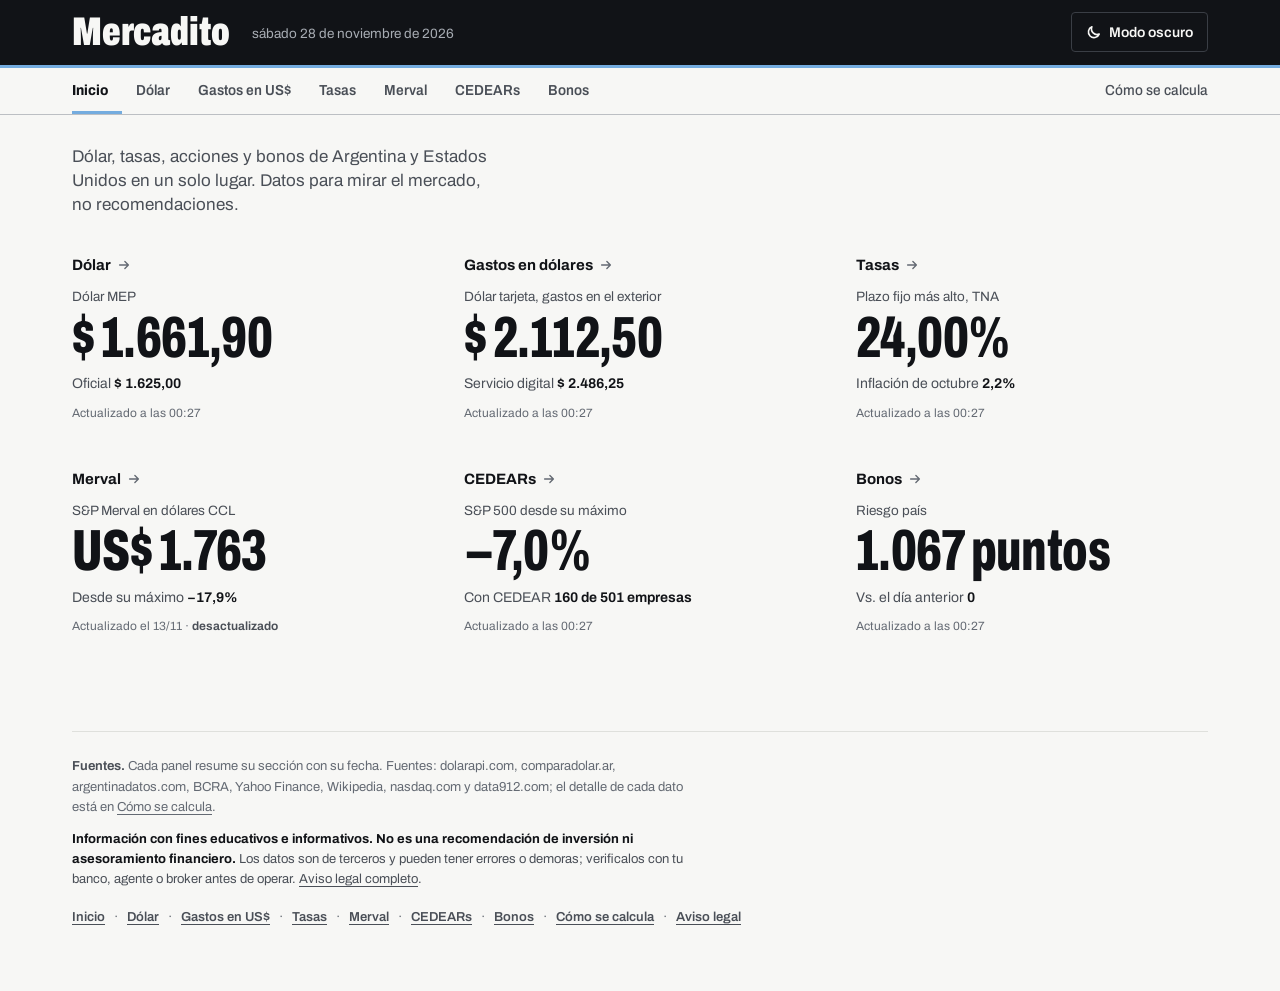
<file: index.html>
<!DOCTYPE html>
<html lang="es">
<head>
<meta charset="utf-8">
<meta name="viewport" content="width=device-width, initial-scale=1">
<title>Mercadito</title>
<meta name="description" content="Dólar, tasas, Merval, CEDEARs y bonos: los datos del mercado argentino y de Estados Unidos en un solo lugar.">
<meta name="color-scheme" content="light dark">
<meta name="theme-color" content="#111317" media="(prefers-color-scheme: light)">
<meta name="theme-color" content="#050505" media="(prefers-color-scheme: dark)">
<link rel="icon" href="data:image/svg+xml,%3Csvg xmlns='http://www.w3.org/2000/svg' viewBox='0 0 16 16'%3E%3Crect width='16' height='16' rx='2' fill='%23111317'/%3E%3Cpath d='M4 11V4.5l4 4 4-4V11' fill='none' stroke='%23F7F7F5' stroke-width='1.8' stroke-linejoin='round'/%3E%3Crect y='13' width='16' height='3' fill='%2374ACDF'/%3E%3C/svg%3E">
<link rel="preconnect" href="https://fonts.googleapis.com">
<link rel="preconnect" href="https://fonts.gstatic.com" crossorigin>
<link href="https://fonts.googleapis.com/css2?family=Archivo:wdth,wght@62..125,100..900&display=swap" rel="stylesheet">
<script>
try { var t = localStorage.getItem("tema"); if (t === "claro" || t === "oscuro") document.documentElement.setAttribute("data-tema", t); } catch (e) {}
</script>
<link rel="stylesheet" href="assets/base.css">
<style>

/* el cabezal ya dice Mercadito: el título queda para lectores de pantalla y la bajada abre la página */
.titulo h1{position:absolute;width:1px;height:1px;overflow:hidden;clip:rect(0 0 0 0);white-space:nowrap}
.titulo .bajada{margin-top:0;font-size:17px;color:var(--tinta-2);max-width:48ch;line-height:1.4}
/* seis tarjetas: la sección, un número grande y como mucho uno chico. Sin cajas ni filetes */
.tablero{display:grid;grid-template-columns:repeat(3,minmax(0,1fr));gap:48px 40px;margin-top:40px}
.tarjeta{display:flex;flex-direction:column;min-width:0;text-decoration:none;color:inherit;border-radius:4px}
.tarjeta:focus-visible{outline-offset:6px}
.t-tit{display:flex;align-items:center;gap:6px;font-size:15px;font-weight:700;line-height:1.2}
.t-tit .ico{width:14px;height:14px;color:var(--tinta-3);transition:transform .15s,color .15s}
.tarjeta:hover .t-tit{text-decoration:underline;text-underline-offset:3px}
.tarjeta:hover .t-tit .ico{transform:translateX(3px);color:var(--tinta)}
.t-et{font-size:13.5px;color:var(--tinta-2);margin-top:14px;line-height:1.3}
.t-val{font-size:58px;font-weight:800;font-stretch:66%;line-height:.95;letter-spacing:-.01em;margin-top:4px;white-space:nowrap}
.t-sec{font-size:14px;color:var(--tinta-2);margin-top:10px;line-height:1.35}
.t-sec b{color:var(--tinta);font-weight:650}
.t-act{font-size:12px;color:var(--tinta-3);margin-top:10px}
.t-act b{font-weight:650;color:var(--tinta-2)}
.t-vacio{font-size:14px;color:var(--tinta-3);margin-top:12px}
@media (max-width:899px){
  .titulo .bajada{font-size:15px}
  .tablero{grid-template-columns:repeat(2,minmax(0,1fr));gap:30px 18px;margin-top:26px}
  .t-tit{font-size:14px}
  .t-et{font-size:12.5px;margin-top:8px;min-height:2.6em;display:flex;align-items:flex-end}
  .t-val{font-size:36px;margin-top:3px}
  .t-sec{font-size:12.5px;margin-top:6px}
  .t-act{font-size:11.5px;margin-top:6px}
}
@media (max-width:360px){
  .t-val{font-size:31px}
}

</style>
</head>
<body>
<a class="saltar" href="#contenido">Ir al contenido</a>
<header class="sitio">
  <div class="cabezal"><div class="sitio-barra">
    <a class="marca" href="">Mercadito</a>
    <p class="cabezal-fecha">sábado 28 de noviembre de 2026</p>
    <button id="tema" class="boton boton-tema" type="button" aria-label="Cambiar a modo oscuro">
      <svg class="ico ico-luna" viewBox="0 0 16 16" aria-hidden="true"><path d="M13.2 10.1A5.6 5.6 0 0 1 5.9 2.8a5.6 5.6 0 1 0 7.3 7.3Z"/></svg>
      <svg class="ico ico-sol" viewBox="0 0 16 16" aria-hidden="true"><circle cx="8" cy="8" r="3"/><path d="M8 1.5v1.3M8 13.2v1.3M1.5 8h1.3M13.2 8h1.3M3.4 3.4l.9.9M11.7 11.7l.9.9M3.4 12.6l.9-.9M11.7 4.3l.9-.9"/></svg>
      <span id="tema-txt">Modo oscuro</span>
    </button>
  </div></div>
  <nav class="menu" aria-label="Secciones"><ul><li><a href="" aria-current="page">Inicio</a></li><li><a href="dolar/">Dólar</a></li><li><a href="gastos/">Gastos en US$</a></li><li><a href="tasas/">Tasas</a></li><li><a href="merval/">Merval</a></li><li><a href="sp500/">CEDEARs</a></li><li><a href="bonos/">Bonos</a></li><li><a href="metodologia/">Cómo se calcula</a></li></ul></nav>
</header>
<div class="pagina">
<main id="contenido">

<div class="titulo">
  <h1>Mercadito</h1>
  <p class="bajada">Dólar, tasas, acciones y bonos de Argentina y Estados Unidos en un solo lugar. Datos para mirar el mercado, no recomendaciones.</p>
</div>
<ul class="tablero">
<li><a class="tarjeta" href="dolar/"><h2 class="t-tit">Dólar<svg class="ico" viewBox="0 0 16 16" aria-hidden="true"><path d="M3 8h10M9 4l4 4-4 4"/></svg></h2><span class="t-et">Dólar MEP</span><span class="t-val">$ 1.661,90</span><span class="t-sec">Oficial <b class="num">$ 1.625,00</b></span><span class="t-act">Actualizado a las 00:27</span></a></li><li><a class="tarjeta" href="gastos/"><h2 class="t-tit">Gastos en dólares<svg class="ico" viewBox="0 0 16 16" aria-hidden="true"><path d="M3 8h10M9 4l4 4-4 4"/></svg></h2><span class="t-et">Dólar tarjeta, gastos en el exterior</span><span class="t-val">$ 2.112,50</span><span class="t-sec">Servicio digital <b class="num">$ 2.486,25</b></span><span class="t-act">Actualizado a las 00:27</span></a></li><li><a class="tarjeta" href="tasas/"><h2 class="t-tit">Tasas<svg class="ico" viewBox="0 0 16 16" aria-hidden="true"><path d="M3 8h10M9 4l4 4-4 4"/></svg></h2><span class="t-et">Plazo fijo más alto, TNA</span><span class="t-val">24,00%</span><span class="t-sec">Inflación de octubre <b class="num">2,2%</b></span><span class="t-act">Actualizado a las 00:27</span></a></li><li><a class="tarjeta" href="merval/"><h2 class="t-tit">Merval<svg class="ico" viewBox="0 0 16 16" aria-hidden="true"><path d="M3 8h10M9 4l4 4-4 4"/></svg></h2><span class="t-et">S&amp;P Merval en dólares CCL</span><span class="t-val">US$ 1.763</span><span class="t-sec">Desde su máximo <b class="num">−17,9%</b></span><span class="t-act">Actualizado el 13/11 · <b>desactualizado</b></span></a></li><li><a class="tarjeta" href="sp500/"><h2 class="t-tit">CEDEARs<svg class="ico" viewBox="0 0 16 16" aria-hidden="true"><path d="M3 8h10M9 4l4 4-4 4"/></svg></h2><span class="t-et">S&amp;P 500 desde su máximo</span><span class="t-val">−7,0%</span><span class="t-sec">Con CEDEAR <b class="num">160 de 501 empresas</b></span><span class="t-act">Actualizado a las 00:27</span></a></li><li><a class="tarjeta" href="bonos/"><h2 class="t-tit">Bonos<svg class="ico" viewBox="0 0 16 16" aria-hidden="true"><path d="M3 8h10M9 4l4 4-4 4"/></svg></h2><span class="t-et">Riesgo país</span><span class="t-val">1.067 puntos</span><span class="t-sec">Vs. el día anterior <b class="num">0</b></span><span class="t-act">Actualizado a las 00:27</span></a></li>
</ul>

</main>
<footer class="sitio-pie">
  <p class="pie-fuentes"><b>Fuentes.</b> Cada panel resume su sección con su fecha. Fuentes: dolarapi.com, comparadolar.ar, argentinadatos.com, BCRA, Yahoo Finance, Wikipedia, nasdaq.com y data912.com; el detalle de cada dato está en <a href="metodologia/">Cómo se calcula</a>.</p>
  <p class="pie-aviso"><strong>Información con fines educativos e informativos. No es una recomendación de inversión ni asesoramiento financiero.</strong> Los datos son de terceros y pueden tener errores o demoras; verificalos con tu banco, agente o broker antes de operar. <a href="legal/">Aviso legal completo</a>.</p>
  <nav class="pie-sumario" aria-label="Secciones de Mercadito"><ul><li><a href="">Inicio</a></li><li><a href="dolar/">Dólar</a></li><li><a href="gastos/">Gastos en US$</a></li><li><a href="tasas/">Tasas</a></li><li><a href="merval/">Merval</a></li><li><a href="sp500/">CEDEARs</a></li><li><a href="bonos/">Bonos</a></li><li><a href="metodologia/">Cómo se calcula</a></li><li><a href="legal/">Aviso legal</a></li></ul></nav>
</footer>
</div>
<script src="assets/base.js"></script>
<script>

</script>
</body>
</html>
</file>
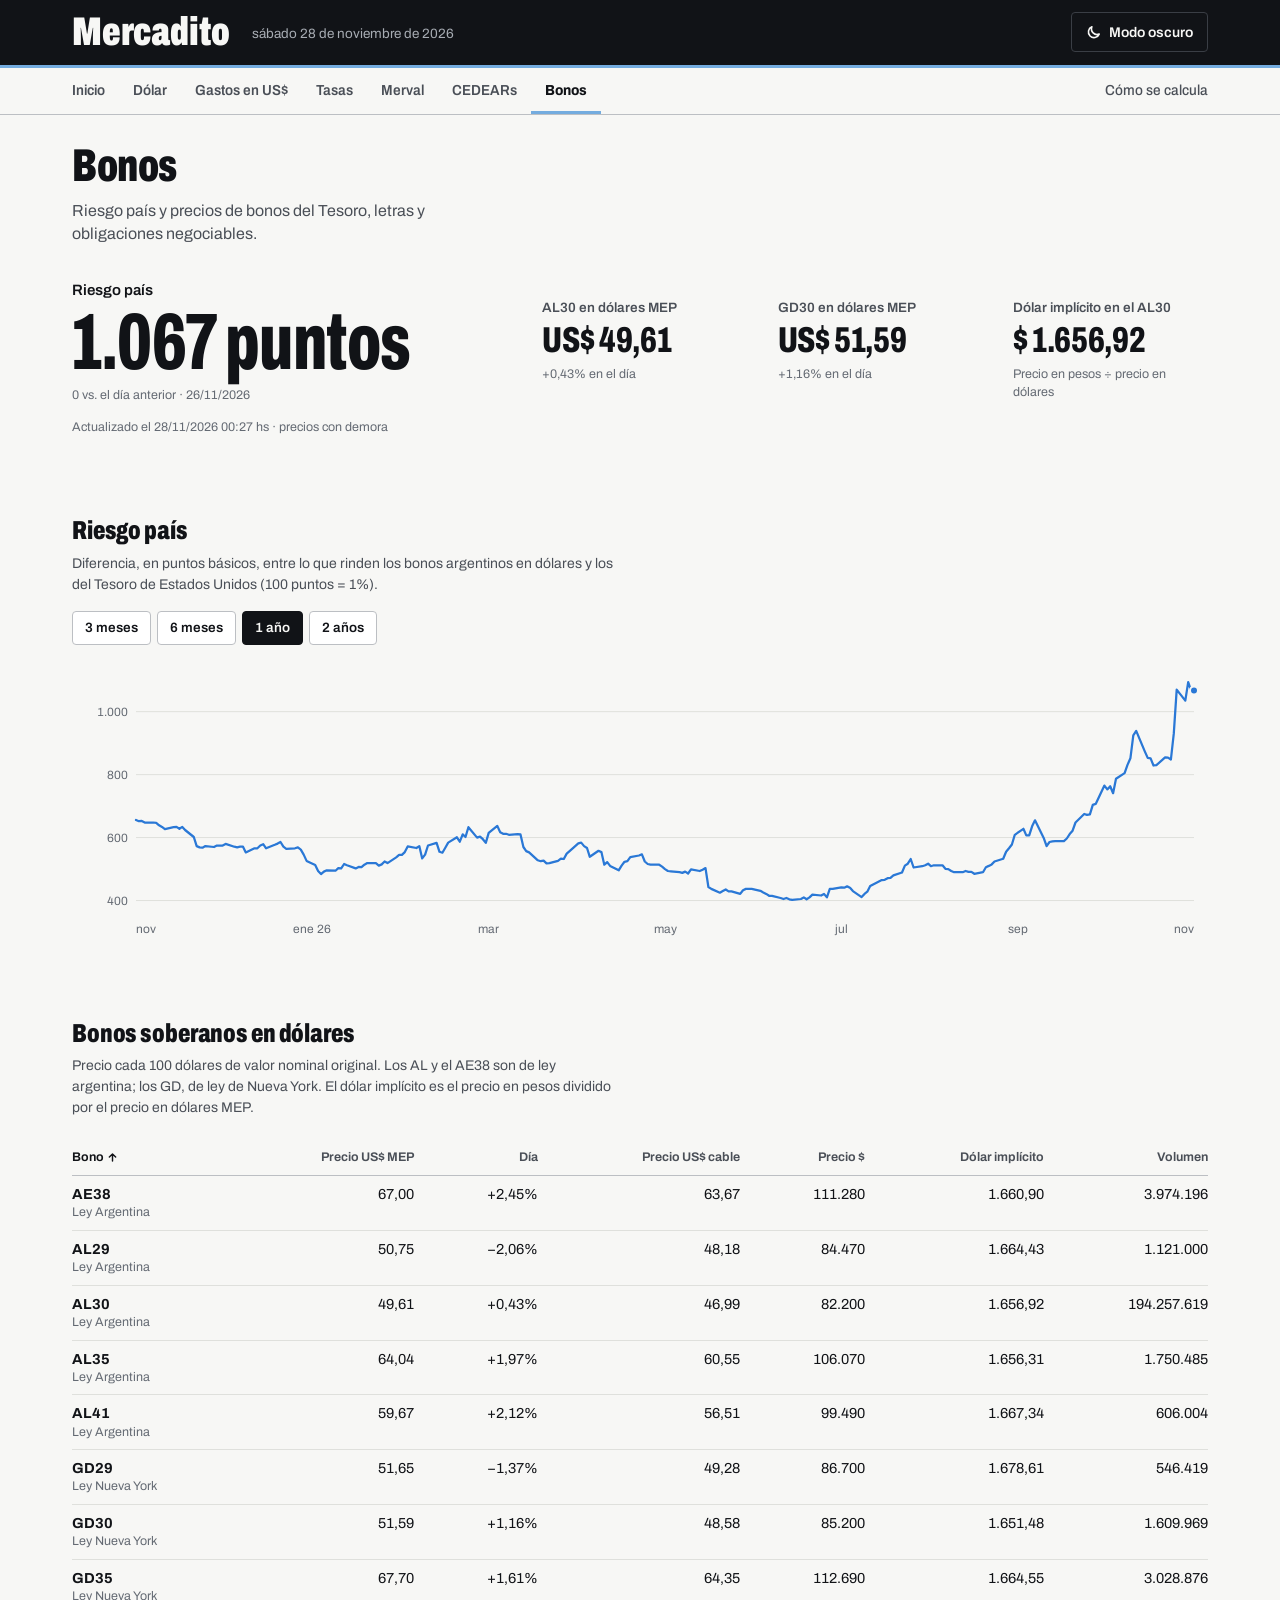
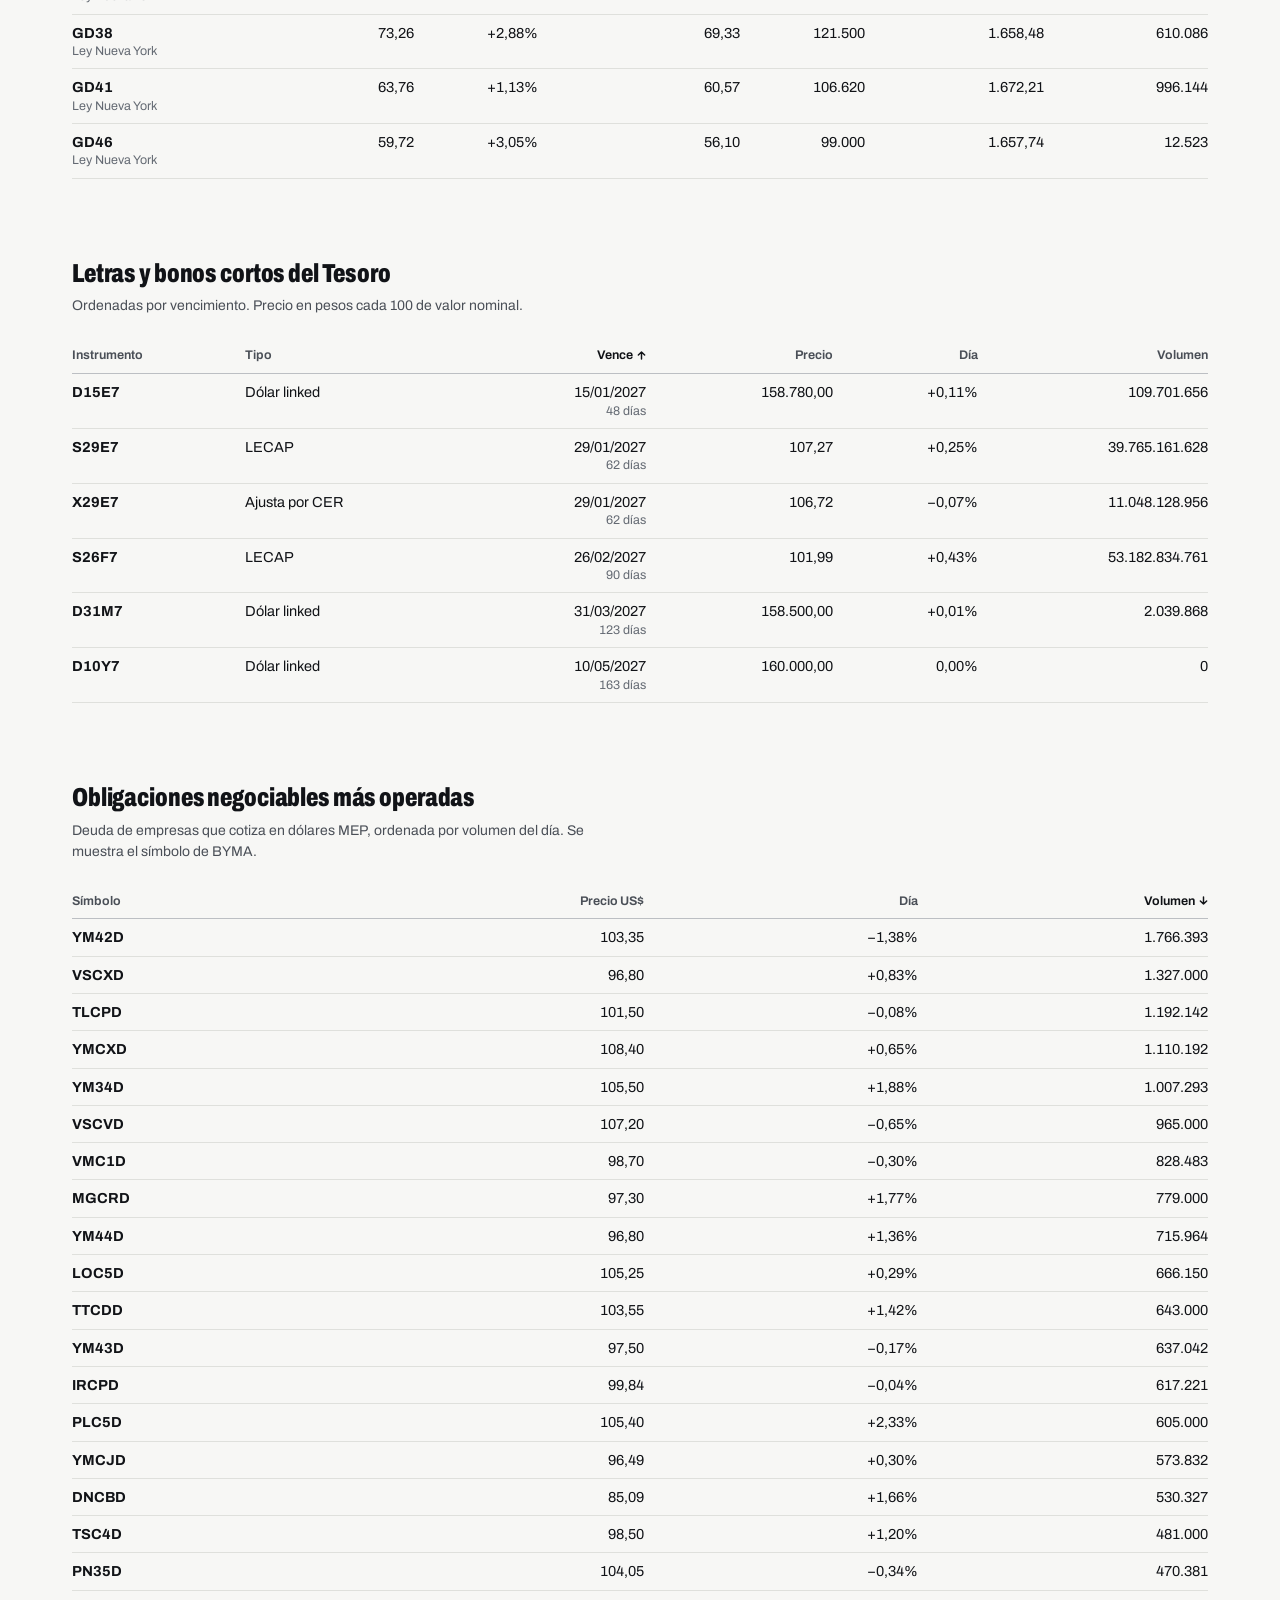
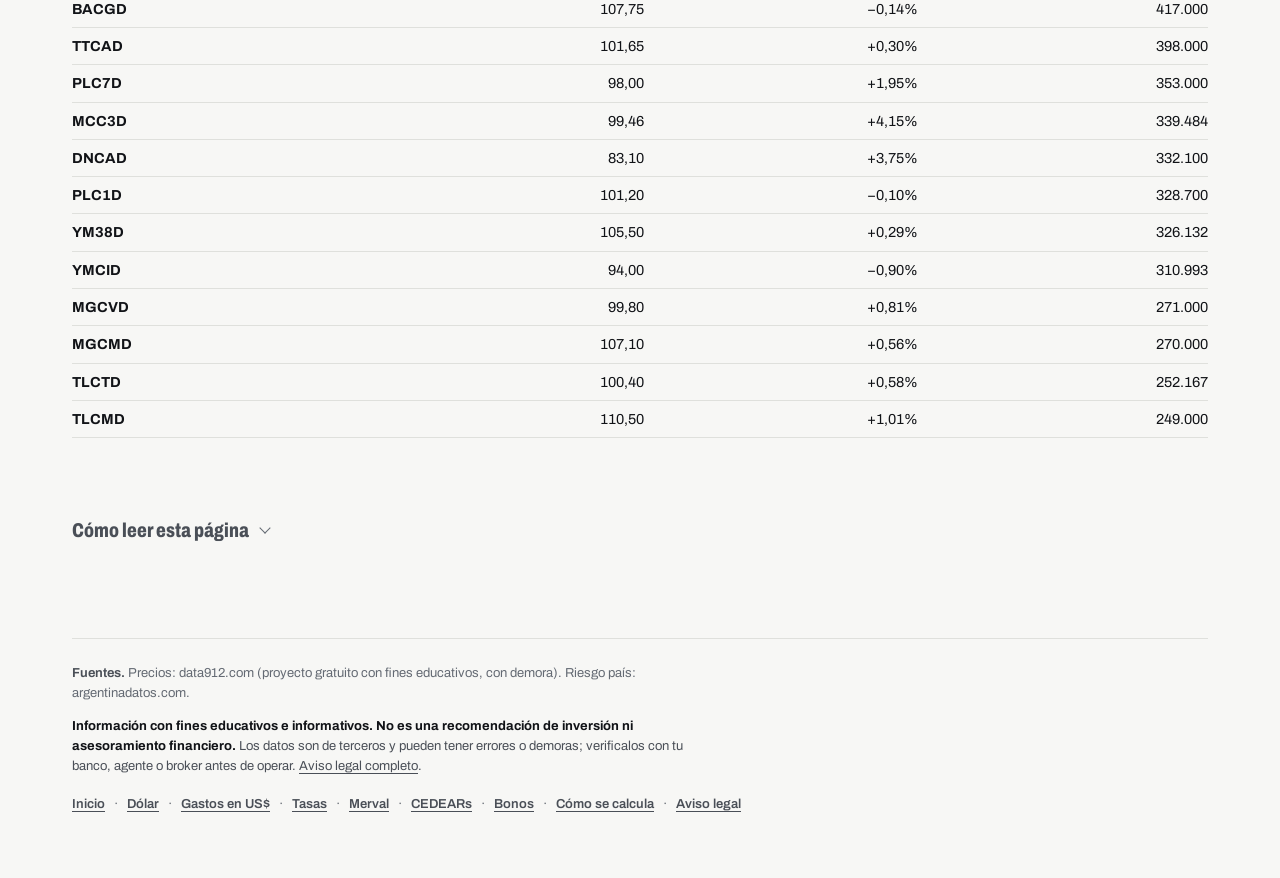
<file: bonos/index.html>
<!DOCTYPE html>
<html lang="es">
<head>
<meta charset="utf-8">
<meta name="viewport" content="width=device-width, initial-scale=1">
<title>Bonos · Mercadito</title>
<meta name="description" content="Riesgo país, precios de los bonos soberanos en dólares, letras del Tesoro y obligaciones negociables.">
<meta name="color-scheme" content="light dark">
<meta name="theme-color" content="#111317" media="(prefers-color-scheme: light)">
<meta name="theme-color" content="#050505" media="(prefers-color-scheme: dark)">
<link rel="icon" href="data:image/svg+xml,%3Csvg xmlns='http://www.w3.org/2000/svg' viewBox='0 0 16 16'%3E%3Crect width='16' height='16' rx='2' fill='%23111317'/%3E%3Cpath d='M4 11V4.5l4 4 4-4V11' fill='none' stroke='%23F7F7F5' stroke-width='1.8' stroke-linejoin='round'/%3E%3Crect y='13' width='16' height='3' fill='%2374ACDF'/%3E%3C/svg%3E">
<link rel="preconnect" href="https://fonts.googleapis.com">
<link rel="preconnect" href="https://fonts.gstatic.com" crossorigin>
<link href="https://fonts.googleapis.com/css2?family=Archivo:wdth,wght@62..125,100..900&display=swap" rel="stylesheet">
<script>
try { var t = localStorage.getItem("tema"); if (t === "claro" || t === "oscuro") document.documentElement.setAttribute("data-tema", t); } catch (e) {}
</script>
<link rel="stylesheet" href="../assets/base.css">
<style>

@media (max-width:899px){
  /* a la vista: instrumento, precio y un dato más; lo demás, al tocar la fila */
  #tabla-sob tr:not(.abierta) td:nth-child(n+4),
  #tabla-sob tr:not(.abierta) td:first-child .sub,
  #tabla-letras tr:not(.abierta) td:is(:nth-child(2),:nth-child(5),:nth-child(6)),
  #tabla-ons tr:not(.abierta) td:nth-child(4){display:none}
  #tabla-sob td:nth-child(2),#tabla-ons td:nth-child(2),#tabla-letras td:nth-child(4){order:2;margin-left:auto;font-size:16px;font-weight:700;color:var(--tinta);text-align:right}
  #tabla-sob td:nth-child(2)::before,#tabla-ons td:nth-child(2)::before{content:"US$ "}
  #tabla-sob td:nth-child(3)::before,#tabla-letras td:nth-child(5)::before,#tabla-ons td:nth-child(3)::before{content:"Día "}
  #tabla-sob td:nth-child(4)::before{content:"Cable "}
  #tabla-sob td:nth-child(5)::before{content:"$ "}
  #tabla-sob td:nth-child(6)::before{content:"Dólar implícito "}
  #tabla-sob td:nth-child(7)::before,#tabla-letras td:nth-child(6)::before,#tabla-ons td:nth-child(4)::before{content:"Volumen "}
  #tabla-letras td:nth-child(3)::before{content:"Vence "}
  #tabla-letras td:nth-child(3) .sub{display:inline;margin-left:4px}
}

</style>
</head>
<body>
<a class="saltar" href="#contenido">Ir al contenido</a>
<header class="sitio">
  <div class="cabezal"><div class="sitio-barra">
    <a class="marca" href="../">Mercadito</a>
    <p class="cabezal-fecha">sábado 28 de noviembre de 2026</p>
    <button id="tema" class="boton boton-tema" type="button" aria-label="Cambiar a modo oscuro">
      <svg class="ico ico-luna" viewBox="0 0 16 16" aria-hidden="true"><path d="M13.2 10.1A5.6 5.6 0 0 1 5.9 2.8a5.6 5.6 0 1 0 7.3 7.3Z"/></svg>
      <svg class="ico ico-sol" viewBox="0 0 16 16" aria-hidden="true"><circle cx="8" cy="8" r="3"/><path d="M8 1.5v1.3M8 13.2v1.3M1.5 8h1.3M13.2 8h1.3M3.4 3.4l.9.9M11.7 11.7l.9.9M3.4 12.6l.9-.9M11.7 4.3l.9-.9"/></svg>
      <span id="tema-txt">Modo oscuro</span>
    </button>
  </div></div>
  <nav class="menu" aria-label="Secciones"><ul><li><a href="../">Inicio</a></li><li><a href="../dolar/">Dólar</a></li><li><a href="../gastos/">Gastos en US$</a></li><li><a href="../tasas/">Tasas</a></li><li><a href="../merval/">Merval</a></li><li><a href="../sp500/">CEDEARs</a></li><li><a href="../bonos/" aria-current="page">Bonos</a></li><li><a href="../metodologia/">Cómo se calcula</a></li></ul></nav>
</header>
<div class="pagina">
<main id="contenido">

<div class="titulo">
  <h1>Bonos</h1>
  <p class="bajada">Riesgo país y precios de bonos del Tesoro, letras y obligaciones negociables.</p>
</div>
<section aria-label="Datos principales"><div class="cifras" id="cifras"></div></section>
<p class="fecha">Actualizado el 28/11/2026 00:27 hs · precios con demora</p>

<section class="bloque" aria-labelledby="t-riesgo" id="bloque-riesgo">
  <h2 id="t-riesgo">Riesgo país</h2>
  <p class="nota">Diferencia, en puntos básicos, entre lo que rinden los bonos argentinos en dólares y los del Tesoro de Estados Unidos (100 puntos = 1%).</p>
  <div class="controles"><div class="grupo" role="group" aria-label="Período" id="rangos"></div></div>
  <div id="grafico"></div>
</section>

<section class="bloque" aria-labelledby="t-sob">
  <h2 id="t-sob">Bonos soberanos en dólares</h2>
  <p class="nota">Precio cada 100 dólares de valor nominal original. Los AL y el AE38 son de ley argentina; los GD, de ley de Nueva York. El dólar implícito es el precio en pesos dividido por el precio en dólares MEP.</p>
  <div class="caja-tabla"><table class="tabla-datos" id="tabla-sob" data-ficha>
    <thead><tr>
      <th data-k="t" data-asc="1"><button type="button">Bono</button></th>
      <th class="der" data-k="d"><button type="button">Precio US$ MEP</button></th>
      <th class="der" data-k="var"><button type="button">Día</button></th>
      <th class="der" data-k="c"><button type="button">Precio US$ cable</button></th>
      <th class="der" data-k="p"><button type="button">Precio $</button></th>
      <th class="der" data-k="mep"><button type="button">Dólar implícito</button></th>
      <th class="der" data-k="vol"><button type="button">Volumen</button></th>
    </tr></thead>
    <tbody></tbody>
  </table></div>
</section>

<section class="bloque" aria-labelledby="t-letras" id="bloque-letras">
  <h2 id="t-letras">Letras y bonos cortos del Tesoro</h2>
  <p class="nota">Ordenadas por vencimiento. Precio en pesos cada 100 de valor nominal.</p>
  <div class="caja-tabla"><table class="tabla-datos" id="tabla-letras" data-ficha>
    <thead><tr>
      <th data-k="t" data-asc="1"><button type="button">Instrumento</button></th>
      <th data-k="tipo" data-asc="1"><button type="button">Tipo</button></th>
      <th class="der" data-k="vence" data-asc="1"><button type="button">Vence</button></th>
      <th class="der" data-k="c"><button type="button">Precio</button></th>
      <th class="der" data-k="var"><button type="button">Día</button></th>
      <th class="der" data-k="vol"><button type="button">Volumen</button></th>
    </tr></thead>
    <tbody></tbody>
  </table></div>
</section>

<section class="bloque" aria-labelledby="t-ons" id="bloque-ons">
  <h2 id="t-ons">Obligaciones negociables más operadas</h2>
  <p class="nota">Deuda de empresas que cotiza en dólares MEP, ordenada por volumen del día. Se muestra el símbolo de BYMA.</p>
  <div class="caja-tabla"><table class="tabla-datos" id="tabla-ons" data-ficha>
    <thead><tr>
      <th data-k="t" data-asc="1"><button type="button">Símbolo</button></th>
      <th class="der" data-k="c"><button type="button">Precio US$</button></th>
      <th class="der" data-k="var"><button type="button">Día</button></th>
      <th class="der" data-k="vol"><button type="button">Volumen</button></th>
    </tr></thead>
    <tbody></tbody>
  </table></div>
</section>

<details class="bloque plegado">
  <summary><h2 id="t-glos">Cómo leer esta página</h2></summary>
  <dl class="glosario">
    <div><dt>MEP y cable</dt><dd>El mismo bono se puede comprar o vender en pesos, en dólares en el país (MEP, símbolo terminado en D) o en dólares en el exterior (cable, terminado en C).</dd></div>
    <div><dt>LECAP y BONCAP</dt><dd>Letras y bonos del Tesoro en pesos que pagan todo al vencimiento.</dd></div>
    <div><dt>Ajusta por CER</dt><dd>Instrumentos cuyo capital se actualiza por inflación.</dd></div>
    <div><dt>Dólar linked</dt><dd>Instrumentos en pesos que se ajustan por el dólar oficial mayorista.</dd></div>
    <div><dt>Próximamente</dt><dd>Tasa interna de retorno (TIR) y duration de cada bono, que requieren su cronograma de pagos.</dd></div>
  </dl>
</details>

</main>
<footer class="sitio-pie">
  <p class="pie-fuentes"><b>Fuentes.</b> Precios: data912.com (proyecto gratuito con fines educativos, con demora). Riesgo país: argentinadatos.com.</p>
  <p class="pie-aviso"><strong>Información con fines educativos e informativos. No es una recomendación de inversión ni asesoramiento financiero.</strong> Los datos son de terceros y pueden tener errores o demoras; verificalos con tu banco, agente o broker antes de operar. <a href="../legal/">Aviso legal completo</a>.</p>
  <nav class="pie-sumario" aria-label="Secciones de Mercadito"><ul><li><a href="../">Inicio</a></li><li><a href="../dolar/">Dólar</a></li><li><a href="../gastos/">Gastos en US$</a></li><li><a href="../tasas/">Tasas</a></li><li><a href="../merval/">Merval</a></li><li><a href="../sp500/">CEDEARs</a></li><li><a href="../bonos/">Bonos</a></li><li><a href="../metodologia/">Cómo se calcula</a></li><li><a href="../legal/">Aviso legal</a></li></ul></nav>
</footer>
</div>
<script src="../assets/base.js"></script>
<script>

const M = Mercadito;
const D = {"sob": [{"t": "AL29", "ley": "Argentina", "d": 50.75, "var": -2.06, "vol": 1121000.0, "c": 48.177, "p": 84470.0, "mep": 1664.43}, {"t": "AL30", "ley": "Argentina", "d": 49.61, "var": 0.43, "vol": 194257619.0, "c": 46.99, "p": 82200.0, "mep": 1656.92}, {"t": "AL35", "ley": "Argentina", "d": 64.04, "var": 1.97, "vol": 1750485.0, "c": 60.55, "p": 106070.0, "mep": 1656.31}, {"t": "AE38", "ley": "Argentina", "d": 67.0, "var": 2.45, "vol": 3974196.0, "c": 63.67, "p": 111280.0, "mep": 1660.9}, {"t": "AL41", "ley": "Argentina", "d": 59.67, "var": 2.12, "vol": 606004.0, "c": 56.51, "p": 99490.0, "mep": 1667.34}, {"t": "GD29", "ley": "Nueva York", "d": 51.65, "var": -1.37, "vol": 546419.0, "c": 49.284, "p": 86700.0, "mep": 1678.61}, {"t": "GD30", "ley": "Nueva York", "d": 51.59, "var": 1.16, "vol": 1609969.0, "c": 48.576, "p": 85200.0, "mep": 1651.48}, {"t": "GD35", "ley": "Nueva York", "d": 67.7, "var": 1.61, "vol": 3028876.0, "c": 64.35, "p": 112690.0, "mep": 1664.55}, {"t": "GD38", "ley": "Nueva York", "d": 73.26, "var": 2.88, "vol": 610086.0, "c": 69.33, "p": 121500.0, "mep": 1658.48}, {"t": "GD41", "ley": "Nueva York", "d": 63.76, "var": 1.13, "vol": 996144.0, "c": 60.57, "p": 106620.0, "mep": 1672.21}, {"t": "GD46", "ley": "Nueva York", "d": 59.72, "var": 3.05, "vol": 12523.0, "c": 56.1, "p": 99000.0, "mep": 1657.74}], "letras": [{"t": "D15E7", "tipo": "Dólar linked", "vence": "2027-01-15", "dias": 48, "c": 158780.0, "var": 0.11, "vol": 109701656.0}, {"t": "S29E7", "tipo": "LECAP", "vence": "2027-01-29", "dias": 62, "c": 107.27, "var": 0.25, "vol": 39765161628.0}, {"t": "X29E7", "tipo": "Ajusta por CER", "vence": "2027-01-29", "dias": 62, "c": 106.721, "var": -0.07, "vol": 11048128956.0}, {"t": "S26F7", "tipo": "LECAP", "vence": "2027-02-26", "dias": 90, "c": 101.99, "var": 0.43, "vol": 53182834761.0}, {"t": "D31M7", "tipo": "Dólar linked", "vence": "2027-03-31", "dias": 123, "c": 158500.0, "var": 0.01, "vol": 2039868.0}, {"t": "D10Y7", "tipo": "Dólar linked", "vence": "2027-05-10", "dias": 163, "c": 160000.0, "var": 0.0, "vol": 0.0}], "ons": [{"t": "YM42D", "c": 103.35, "var": -1.38, "vol": 1766393.0}, {"t": "VSCXD", "c": 96.8, "var": 0.83, "vol": 1327000.0}, {"t": "TLCPD", "c": 101.5, "var": -0.08, "vol": 1192142.0}, {"t": "YMCXD", "c": 108.4, "var": 0.65, "vol": 1110192.0}, {"t": "YM34D", "c": 105.5, "var": 1.88, "vol": 1007293.0}, {"t": "VSCVD", "c": 107.2, "var": -0.65, "vol": 965000.0}, {"t": "VMC1D", "c": 98.7, "var": -0.3, "vol": 828483.0}, {"t": "MGCRD", "c": 97.3, "var": 1.77, "vol": 779000.0}, {"t": "YM44D", "c": 96.8, "var": 1.36, "vol": 715964.0}, {"t": "LOC5D", "c": 105.25, "var": 0.29, "vol": 666150.0}, {"t": "TTCDD", "c": 103.55, "var": 1.42, "vol": 643000.0}, {"t": "YM43D", "c": 97.5, "var": -0.17, "vol": 637042.0}, {"t": "IRCPD", "c": 99.84, "var": -0.04, "vol": 617221.0}, {"t": "PLC5D", "c": 105.4, "var": 2.33, "vol": 605000.0}, {"t": "YMCJD", "c": 96.49, "var": 0.3, "vol": 573832.0}, {"t": "DNCBD", "c": 85.09, "var": 1.66, "vol": 530327.0}, {"t": "TSC4D", "c": 98.5, "var": 1.2, "vol": 481000.0}, {"t": "PN35D", "c": 104.05, "var": -0.34, "vol": 470381.0}, {"t": "BACGD", "c": 107.75, "var": -0.14, "vol": 417000.0}, {"t": "TTCAD", "c": 101.65, "var": 0.3, "vol": 398000.0}, {"t": "PLC7D", "c": 98.0, "var": 1.95, "vol": 353000.0}, {"t": "MCC3D", "c": 99.46, "var": 4.15, "vol": 339484.0}, {"t": "DNCAD", "c": 83.1, "var": 3.75, "vol": 332100.0}, {"t": "PLC1D", "c": 101.2, "var": -0.1, "vol": 328700.0}, {"t": "YM38D", "c": 105.5, "var": 0.29, "vol": 326132.0}, {"t": "YMCID", "c": 94.0, "var": -0.9, "vol": 310993.0}, {"t": "MGCVD", "c": 99.8, "var": 0.81, "vol": 271000.0}, {"t": "MGCMD", "c": 107.1, "var": 0.56, "vol": 270000.0}, {"t": "TLCTD", "c": 100.4, "var": 0.58, "vol": 252167.0}, {"t": "TLCMD", "c": 110.5, "var": 1.01, "vol": 249000.0}], "riesgo": [["2024-11-28", 752], ["2024-11-29", 752], ["2024-11-30", 752], ["2024-12-01", 752], ["2024-12-02", 749], ["2024-12-03", 754], ["2024-12-04", 751], ["2024-12-05", 760], ["2024-12-06", 769], ["2024-12-07", 769], ["2024-12-08", 769], ["2024-12-09", 737], ["2024-12-10", 735], ["2024-12-11", 719], ["2024-12-12", 715], ["2024-12-13", 708], ["2024-12-14", 708], ["2024-12-15", 708], ["2024-12-16", 677], ["2024-12-17", 673], ["2024-12-18", 658], ["2024-12-19", 663], ["2024-12-20", 671], ["2024-12-21", 671], ["2024-12-22", 671], ["2024-12-23", 649], ["2024-12-24", 649], ["2024-12-25", 650], ["2024-12-26", 631], ["2024-12-27", 627], ["2024-12-28", 627], ["2024-12-29", 627], ["2024-12-30", 635], ["2024-12-31", 635], ["2025-01-01", 635], ["2025-01-02", 610], ["2025-01-03", 610], ["2025-01-06", 569], ["2025-01-07", 561], ["2025-01-08", 572], ["2025-01-09", 560], ["2025-01-10", 580], ["2025-01-13", 589], ["2025-01-14", 579], ["2025-01-15", 597], ["2025-01-16", 626], ["2025-01-17", 644], ["2025-01-20", 641], ["2025-01-21", 638], ["2025-01-22", 640], ["2025-01-23", 646], ["2025-01-24", 631], ["2025-01-27", 642], ["2025-01-28", 634], ["2025-01-29", 611], ["2025-01-30", 614], ["2025-01-31", 618], ["2025-02-03", 632], ["2025-02-04", 640], ["2025-02-05", 660], ["2025-02-06", 659], ["2025-02-07", 660], ["2025-02-10", 677], ["2025-02-11", 710], ["2025-02-12", 673], ["2025-02-13", 675], ["2025-02-14", 675], ["2025-02-17", 675], ["2025-02-18", 696], ["2025-02-19", 719], ["2025-02-20", 719], ["2025-02-21", 720], ["2025-02-24", 730], ["2025-02-25", 748], ["2025-02-26", 749], ["2025-02-27", 769], ["2025-02-28", 780], ["2025-03-03", 780], ["2025-03-04", 780], ["2025-03-05", 717], ["2025-03-06", 714], ["2025-03-07", 692], ["2025-03-10", 723], ["2025-03-11", 723], ["2025-03-12", 718], ["2025-03-13", 748], ["2025-03-14", 737], ["2025-03-17", 750], ["2025-03-18", 787], ["2025-03-19", 777], ["2025-03-20", 762], ["2025-03-21", 769], ["2025-03-25", 761], ["2025-03-26", 769], ["2025-03-27", 759], ["2025-03-28", 797], ["2025-03-31", 816], ["2025-04-01", 823], ["2025-04-02", 823], ["2025-04-03", 872], ["2025-04-04", 925], ["2025-04-07", 960], ["2025-04-08", 978], ["2025-04-09", 889], ["2025-04-10", 899], ["2025-04-11", 874], ["2025-04-14", 896], ["2025-04-15", 725], ["2025-04-16", 745], ["2025-04-17", 745], ["2025-04-18", 726], ["2025-04-21", 720], ["2025-04-22", 720], ["2025-04-23", 720], ["2025-04-24", 713], ["2025-04-25", 692], ["2025-04-28", 710], ["2025-04-29", 701], ["2025-04-30", 726], ["2025-05-01", 735], ["2025-05-02", 741], ["2025-05-05", 741], ["2025-05-06", 741], ["2025-05-07", 766], ["2025-05-08", 678], ["2025-05-09", 678], ["2025-05-12", 650], ["2025-05-13", 651], ["2025-05-14", 648], ["2025-05-15", 676], ["2025-05-16", 676], ["2025-05-19", 675], ["2025-05-20", 663], ["2025-05-21", 661], ["2025-05-22", 665], ["2025-05-23", 665], ["2025-05-26", 666], ["2025-05-27", 666], ["2025-05-28", 655], ["2025-05-29", 663], ["2025-06-03", 668], ["2025-06-04", 688], ["2025-06-05", 688], ["2025-06-06", 691], ["2025-06-09", 686], ["2025-06-10", 655], ["2025-06-11", 668], ["2025-06-12", 678], ["2025-06-13", 688], ["2025-06-16", 687], ["2025-06-17", 714], ["2025-06-18", 726], ["2025-06-23", 719], ["2025-06-24", 681], ["2025-06-25", 687], ["2025-06-26", 685], ["2025-06-27", 677], ["2025-06-30", 701], ["2025-07-01", 699], ["2025-07-02", 700], ["2025-07-03", 679], ["2025-07-07", 698], ["2025-07-08", 704], ["2025-07-09", 692], ["2025-07-10", 700], ["2025-07-11", 717], ["2025-07-15", 736], ["2025-07-16", 748], ["2025-07-17", 770], ["2025-07-18", 759], ["2025-07-21", 763], ["2025-07-22", 775], ["2025-07-23", 773], ["2025-07-24", 753], ["2025-07-25", 734], ["2025-07-28", 719], ["2025-07-29", 727], ["2025-07-30", 716], ["2025-07-31", 730], ["2025-08-01", 771], ["2025-08-04", 761], ["2025-08-05", 743], ["2025-08-06", 735], ["2025-08-07", 728], ["2025-08-08", 733], ["2025-08-11", 724], ["2025-08-12", 722], ["2025-08-13", 711], ["2025-08-14", 712], ["2025-08-15", 709], ["2025-08-18", 706], ["2025-08-19", 700], ["2025-08-20", 747], ["2025-08-21", 753], ["2025-08-22", 767], ["2025-08-25", 829], ["2025-08-26", 850], ["2025-08-27", 853], ["2025-08-28", 837], ["2025-08-29", 829], ["2025-09-02", 898], ["2025-09-03", 893], ["2025-09-04", 901], ["2025-09-05", 906], ["2025-09-08", 1108], ["2025-09-09", 1070], ["2025-09-10", 1024], ["2025-09-11", 1047], ["2025-09-12", 1140], ["2025-09-15", 1231], ["2025-09-16", 1167], ["2025-09-17", 1246], ["2025-09-18", 1456], ["2025-09-19", 1456], ["2025-09-22", 1089], ["2025-09-23", 1018], ["2025-09-24", 898], ["2025-09-25", 973], ["2025-09-26", 1060], ["2025-09-27", 1060], ["2025-09-29", 1115], ["2025-09-30", 1222], ["2025-10-01", 1264], ["2025-10-02", 1264], ["2025-10-03", 1165], ["2025-10-06", 1080], ["2025-10-07", 1016], ["2025-10-08", 1074], ["2025-10-09", 1071], ["2025-10-10", 932], ["2025-10-13", 932], ["2025-10-14", 1026], ["2025-10-15", 1004], ["2025-10-16", 1029], ["2025-10-17", 1089], ["2025-10-20", 1048], ["2025-10-21", 1075], ["2025-10-22", 1123], ["2025-10-23", 1081], ["2025-10-24", 1081], ["2025-10-27", 708], ["2025-10-28", 685], ["2025-10-29", 666], ["2025-10-30", 676], ["2025-10-31", 657], ["2025-11-03", 665], ["2025-11-04", 660], ["2025-11-05", 621], ["2025-11-06", 638], ["2025-11-07", 647], ["2025-11-10", 599], ["2025-11-11", 598], ["2025-11-12", 605], ["2025-11-13", 616], ["2025-11-14", 612], ["2025-11-17", 616], ["2025-11-18", 614], ["2025-11-19", 601], ["2025-11-20", 620], ["2025-11-21", 651], ["2025-11-24", 635], ["2025-11-25", 656], ["2025-11-26", 652], ["2025-11-27", 653], ["2025-11-28", 648], ["2025-12-01", 648], ["2025-12-02", 647], ["2025-12-03", 639], ["2025-12-04", 634], ["2025-12-05", 627], ["2025-12-08", 633], ["2025-12-09", 634], ["2025-12-10", 628], ["2025-12-11", 634], ["2025-12-12", 624], ["2025-12-15", 602], ["2025-12-16", 573], ["2025-12-17", 569], ["2025-12-18", 568], ["2025-12-19", 573], ["2025-12-22", 570], ["2025-12-23", 575], ["2025-12-24", 575], ["2025-12-25", 575], ["2025-12-26", 580], ["2025-12-29", 571], ["2025-12-30", 569], ["2025-12-31", 571], ["2026-01-01", 571], ["2026-01-02", 553], ["2026-01-05", 566], ["2026-01-06", 566], ["2026-01-07", 575], ["2026-01-08", 579], ["2026-01-09", 566], ["2026-01-12", 577], ["2026-01-13", 581], ["2026-01-14", 586], ["2026-01-15", 571], ["2026-01-16", 564], ["2026-01-19", 566], ["2026-01-20", 569], ["2026-01-21", 562], ["2026-01-22", 546], ["2026-01-23", 526], ["2026-01-26", 513], ["2026-01-27", 494], ["2026-01-28", 484], ["2026-01-29", 492], ["2026-01-30", 496], ["2026-02-02", 495], ["2026-02-03", 503], ["2026-02-04", 502], ["2026-02-05", 516], ["2026-02-06", 512], ["2026-02-09", 502], ["2026-02-10", 507], ["2026-02-11", 506], ["2026-02-12", 514], ["2026-02-13", 519], ["2026-02-16", 519], ["2026-02-17", 511], ["2026-02-18", 515], ["2026-02-19", 524], ["2026-02-20", 519], ["2026-02-23", 537], ["2026-02-24", 545], ["2026-02-25", 545], ["2026-02-26", 554], ["2026-02-27", 572], ["2026-03-02", 567], ["2026-03-03", 573], ["2026-03-04", 534], ["2026-03-05", 546], ["2026-03-06", 575], ["2026-03-09", 583], ["2026-03-10", 555], ["2026-03-11", 552], ["2026-03-12", 568], ["2026-03-13", 584], ["2026-03-16", 601], ["2026-03-17", 587], ["2026-03-18", 610], ["2026-03-19", 602], ["2026-03-20", 633], ["2026-03-23", 600], ["2026-03-24", 603], ["2026-03-25", 595], ["2026-03-26", 583], ["2026-03-27", 615], ["2026-03-30", 637], ["2026-03-31", 617], ["2026-04-01", 612], ["2026-04-02", 612], ["2026-04-03", 609], ["2026-04-06", 611], ["2026-04-07", 610], ["2026-04-08", 570], ["2026-04-09", 557], ["2026-04-10", 553], ["2026-04-13", 528], ["2026-04-14", 525], ["2026-04-15", 527], ["2026-04-16", 518], ["2026-04-17", 519], ["2026-04-20", 526], ["2026-04-21", 533], ["2026-04-22", 532], ["2026-04-23", 549], ["2026-04-24", 557], ["2026-04-27", 582], ["2026-04-28", 584], ["2026-04-29", 573], ["2026-04-30", 567], ["2026-05-01", 539], ["2026-05-04", 558], ["2026-05-05", 554], ["2026-05-06", 514], ["2026-05-07", 522], ["2026-05-08", 510], ["2026-05-11", 496], ["2026-05-12", 511], ["2026-05-13", 523], ["2026-05-14", 525], ["2026-05-15", 538], ["2026-05-18", 543], ["2026-05-19", 547], ["2026-05-20", 524], ["2026-05-21", 516], ["2026-05-22", 514], ["2026-05-25", 514], ["2026-05-26", 508], ["2026-05-27", 500], ["2026-05-28", 494], ["2026-05-29", 493], ["2026-06-01", 490], ["2026-06-02", 488], ["2026-06-03", 492], ["2026-06-04", 486], ["2026-06-05", 499], ["2026-06-08", 494], ["2026-06-09", 498], ["2026-06-10", 503], ["2026-06-11", 443], ["2026-06-12", 437], ["2026-06-15", 425], ["2026-06-16", 430], ["2026-06-17", 435], ["2026-06-18", 429], ["2026-06-19", 429], ["2026-06-22", 421], ["2026-06-23", 433], ["2026-06-24", 437], ["2026-06-25", 437], ["2026-06-26", 437], ["2026-06-29", 431], ["2026-06-30", 426], ["2026-07-01", 421], ["2026-07-02", 415], ["2026-07-03", 415], ["2026-07-06", 408], ["2026-07-07", 405], ["2026-07-08", 408], ["2026-07-09", 404], ["2026-07-10", 402], ["2026-07-13", 405], ["2026-07-14", 410], ["2026-07-15", 404], ["2026-07-16", 410], ["2026-07-17", 419], ["2026-07-20", 416], ["2026-07-21", 421], ["2026-07-22", 410], ["2026-07-23", 437], ["2026-07-24", 437], ["2026-07-27", 442], ["2026-07-28", 441], ["2026-07-29", 445], ["2026-07-30", 441], ["2026-07-31", 430], ["2026-08-03", 411], ["2026-08-04", 421], ["2026-08-05", 428], ["2026-08-06", 446], ["2026-08-07", 451], ["2026-08-10", 465], ["2026-08-11", 466], ["2026-08-12", 471], ["2026-08-13", 472], ["2026-08-14", 480], ["2026-08-17", 489], ["2026-08-18", 511], ["2026-08-19", 517], ["2026-08-20", 532], ["2026-08-21", 505], ["2026-08-24", 509], ["2026-08-25", 512], ["2026-08-26", 517], ["2026-08-27", 509], ["2026-08-28", 512], ["2026-08-31", 512], ["2026-09-01", 501], ["2026-09-02", 500], ["2026-09-03", 494], ["2026-09-04", 490], ["2026-09-07", 490], ["2026-09-08", 494], ["2026-09-09", 491], ["2026-09-10", 491], ["2026-09-11", 485], ["2026-09-14", 490], ["2026-09-15", 506], ["2026-09-16", 510], ["2026-09-17", 515], ["2026-09-18", 524], ["2026-09-21", 533], ["2026-09-22", 555], ["2026-09-23", 566], ["2026-09-24", 578], ["2026-09-25", 609], ["2026-09-28", 628], ["2026-09-29", 607], ["2026-09-30", 607], ["2026-10-01", 636], ["2026-10-02", 655], ["2026-10-05", 599], ["2026-10-06", 573], ["2026-10-07", 586], ["2026-10-08", 588], ["2026-10-09", 589], ["2026-10-12", 589], ["2026-10-13", 597], ["2026-10-14", 611], ["2026-10-15", 622], ["2026-10-16", 648], ["2026-10-19", 675], ["2026-10-20", 672], ["2026-10-21", 674], ["2026-10-22", 704], ["2026-10-23", 707], ["2026-10-26", 765], ["2026-10-27", 753], ["2026-10-28", 763], ["2026-10-29", 741], ["2026-10-30", 787], ["2026-11-02", 805], ["2026-11-03", 831], ["2026-11-04", 852], ["2026-11-05", 925], ["2026-11-06", 939], ["2026-11-09", 873], ["2026-11-10", 853], ["2026-11-11", 852], ["2026-11-12", 829], ["2026-11-13", 830], ["2026-11-16", 855], ["2026-11-17", 854], ["2026-11-18", 848], ["2026-11-19", 931], ["2026-11-20", 1070], ["2026-11-23", 1035], ["2026-11-24", 1094], ["2026-11-25", 1067], ["2026-11-26", 1067]]};
const $ = id => document.getElementById(id);
const celda = (v, dec, signo) => "<td class='der num'>" + (v === null || v === undefined ? "—" : signo ? M.pct(v, dec) : M.num(v, dec)) + "</td>";
const por = Object.fromEntries(D.sob.map(s => [s.t, s]));

/* cifras */
const cifras = [];
if (D.riesgo.length) {
  const [f, v] = D.riesgo[D.riesgo.length - 1], prev = D.riesgo.length > 1 ? D.riesgo[D.riesgo.length - 2][1] : null;
  cifras.push(["Riesgo país", M.num(v, 0) + " puntos", (prev !== null ? (v - prev > 0 ? "+" : "") + M.num(v - prev, 0) + " vs. el día anterior · " : "") + M.fecha(f)]);
}
if (por.AL30) cifras.push(["AL30 en dólares MEP", M.dolares(por.AL30.d), M.pct(por.AL30.var, 2) + " en el día"]);
if (por.GD30) cifras.push(["GD30 en dólares MEP", M.dolares(por.GD30.d), M.pct(por.GD30.var, 2) + " en el día"]);
if (por.AL30 && por.AL30.mep) cifras.push(["Dólar implícito en el AL30", M.pesos(por.AL30.mep), "Precio en pesos ÷ precio en dólares"]);
$("cifras").innerHTML = cifras.map(([e, v, s]) =>
  "<div class='cifra'><p class='cifra-et'>" + e + "</p><p class='cifra-val num'>" + v + "</p><p class='cifra-sub'>" + s + "</p></div>").join("");

/* riesgo país */
if (D.riesgo.length) {
  const RANGOS = [["3 meses", 92], ["6 meses", 183], ["1 año", 366], ["2 años", 731]];
  let rango = 366;
  const pintar = () => M.linea($("grafico"), [{nombre: "Riesgo país", color: "var(--s1)", puntos: M.desde(D.riesgo, rango)}],
    {formato: v => M.num(v, 0), titulo: "Riesgo país en puntos básicos"});
  $("rangos").innerHTML = RANGOS.map(([n, d]) =>
    "<button type='button' class='boton boton-chico' data-d='" + d + "' aria-pressed='" + (d === rango) + "'>" + n + "</button>").join("");
  $("rangos").addEventListener("click", e => {
    const b = e.target.closest("button"); if (!b) return;
    rango = +b.dataset.d;
    $("rangos").querySelectorAll("button").forEach(x => x.setAttribute("aria-pressed", x === b));
    pintar();
  });
  pintar();
} else {
  $("bloque-riesgo").hidden = true;
}

/* soberanos */
M.ordenable($("tabla-sob"), ["t", true], (k, a) => {
  $("tabla-sob").tBodies[0].innerHTML = D.sob.slice().sort(M.comparar(k, a)).map(s =>
    "<tr><td><b>" + M.esc(s.t) + "</b><span class='sub'>Ley " + M.esc(s.ley) + "</span></td>" +
    celda(s.d, 2) + celda(s.var, 2, true) + celda(s.c, 2) + celda(s.p, 0) + celda(s.mep, 2) + celda(s.vol, 0) + "</tr>").join("");
});

/* letras */
if (D.letras.length) {
  M.ordenable($("tabla-letras"), ["vence", true], (k, a) => {
    $("tabla-letras").tBodies[0].innerHTML = D.letras.slice().sort(M.comparar(k, a)).map(l =>
      "<tr><td><b>" + M.esc(l.t) + "</b></td><td>" + M.esc(l.tipo) + "</td>" +
      "<td class='der num'>" + M.fecha(l.vence) + "<span class='sub'>" + l.dias + " días</span></td>" +
      celda(l.c, 2) + celda(l.var, 2, true) + celda(l.vol, 0) + "</tr>").join("");
  });
} else {
  $("bloque-letras").hidden = true;
}

/* obligaciones negociables */
if (D.ons.length) {
  M.ordenable($("tabla-ons"), ["vol", false], (k, a) => {
    $("tabla-ons").tBodies[0].innerHTML = D.ons.slice().sort(M.comparar(k, a)).map(o =>
      "<tr><td><b>" + M.esc(o.t) + "</b></td>" + celda(o.c, 2) + celda(o.var, 2, true) + celda(o.vol, 0) + "</tr>").join("");
  });
} else {
  $("bloque-ons").hidden = true;
}

</script>
</body>
</html>
</file>
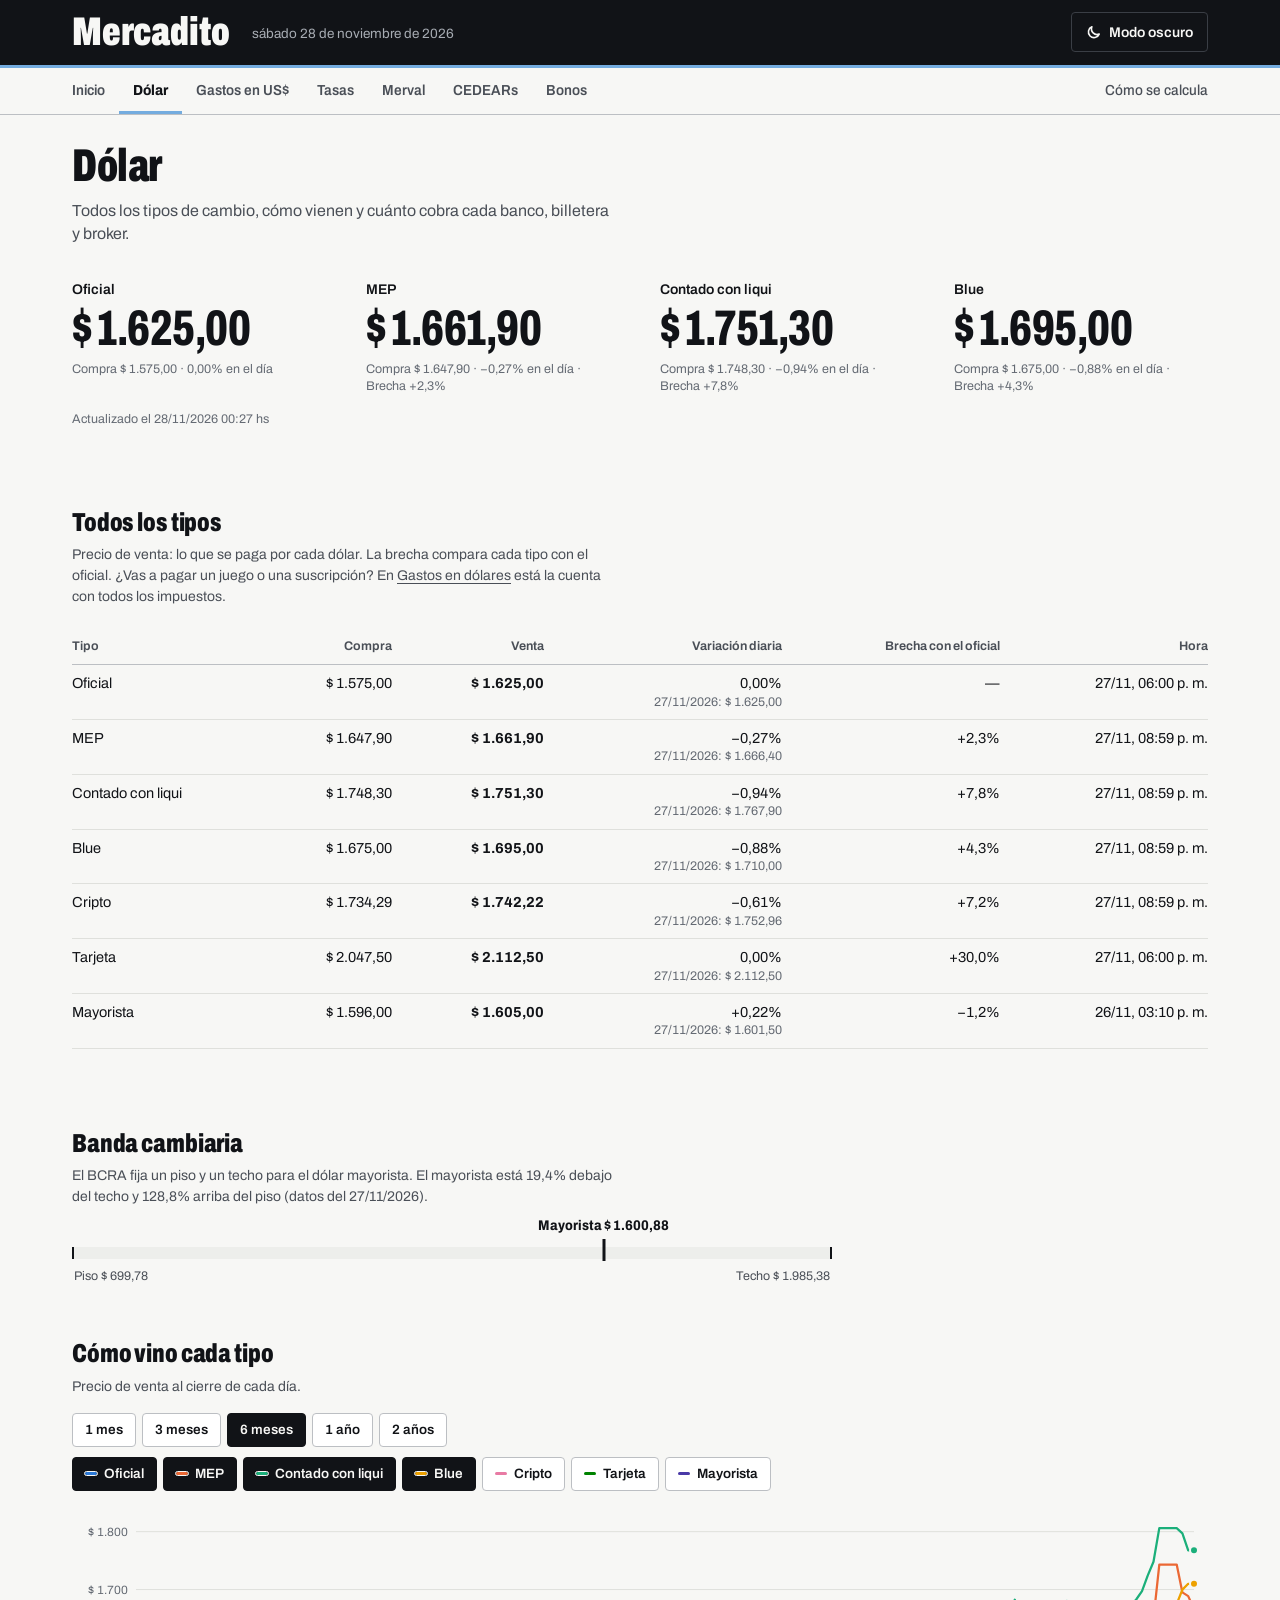
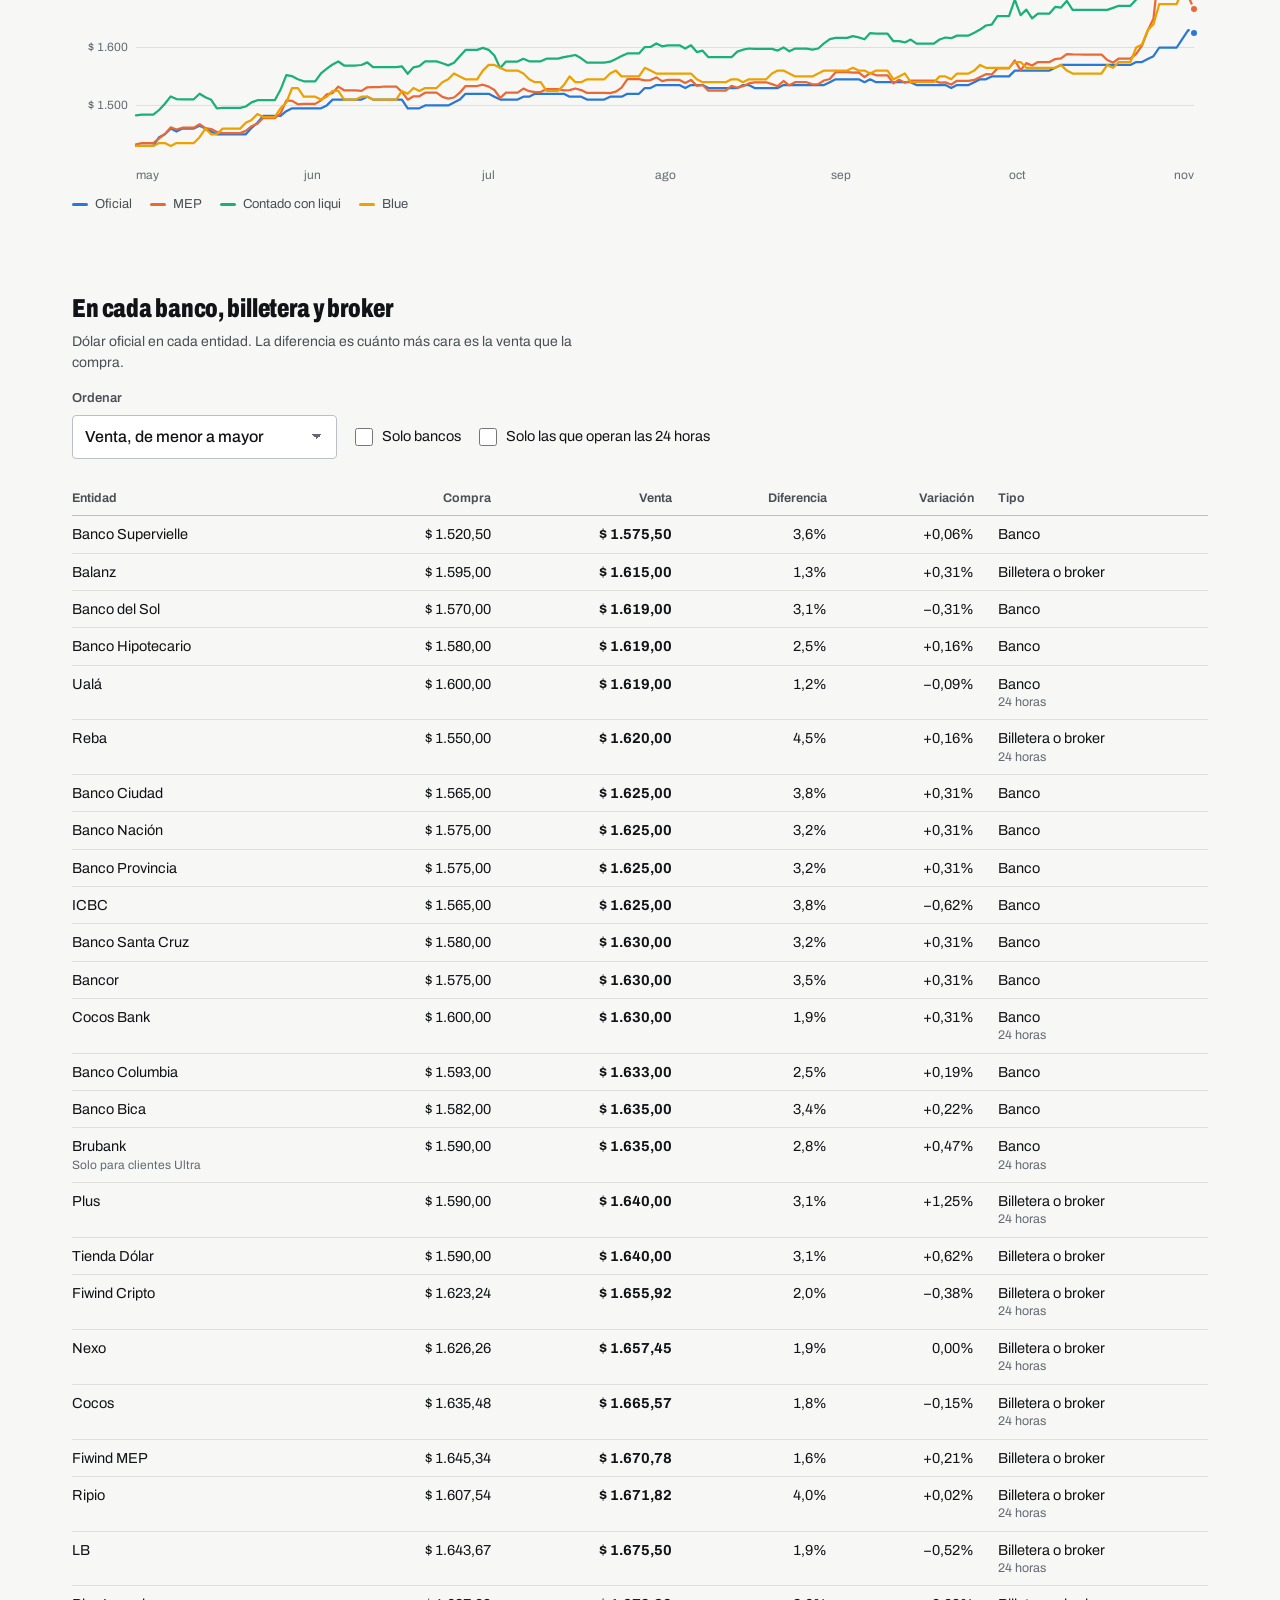
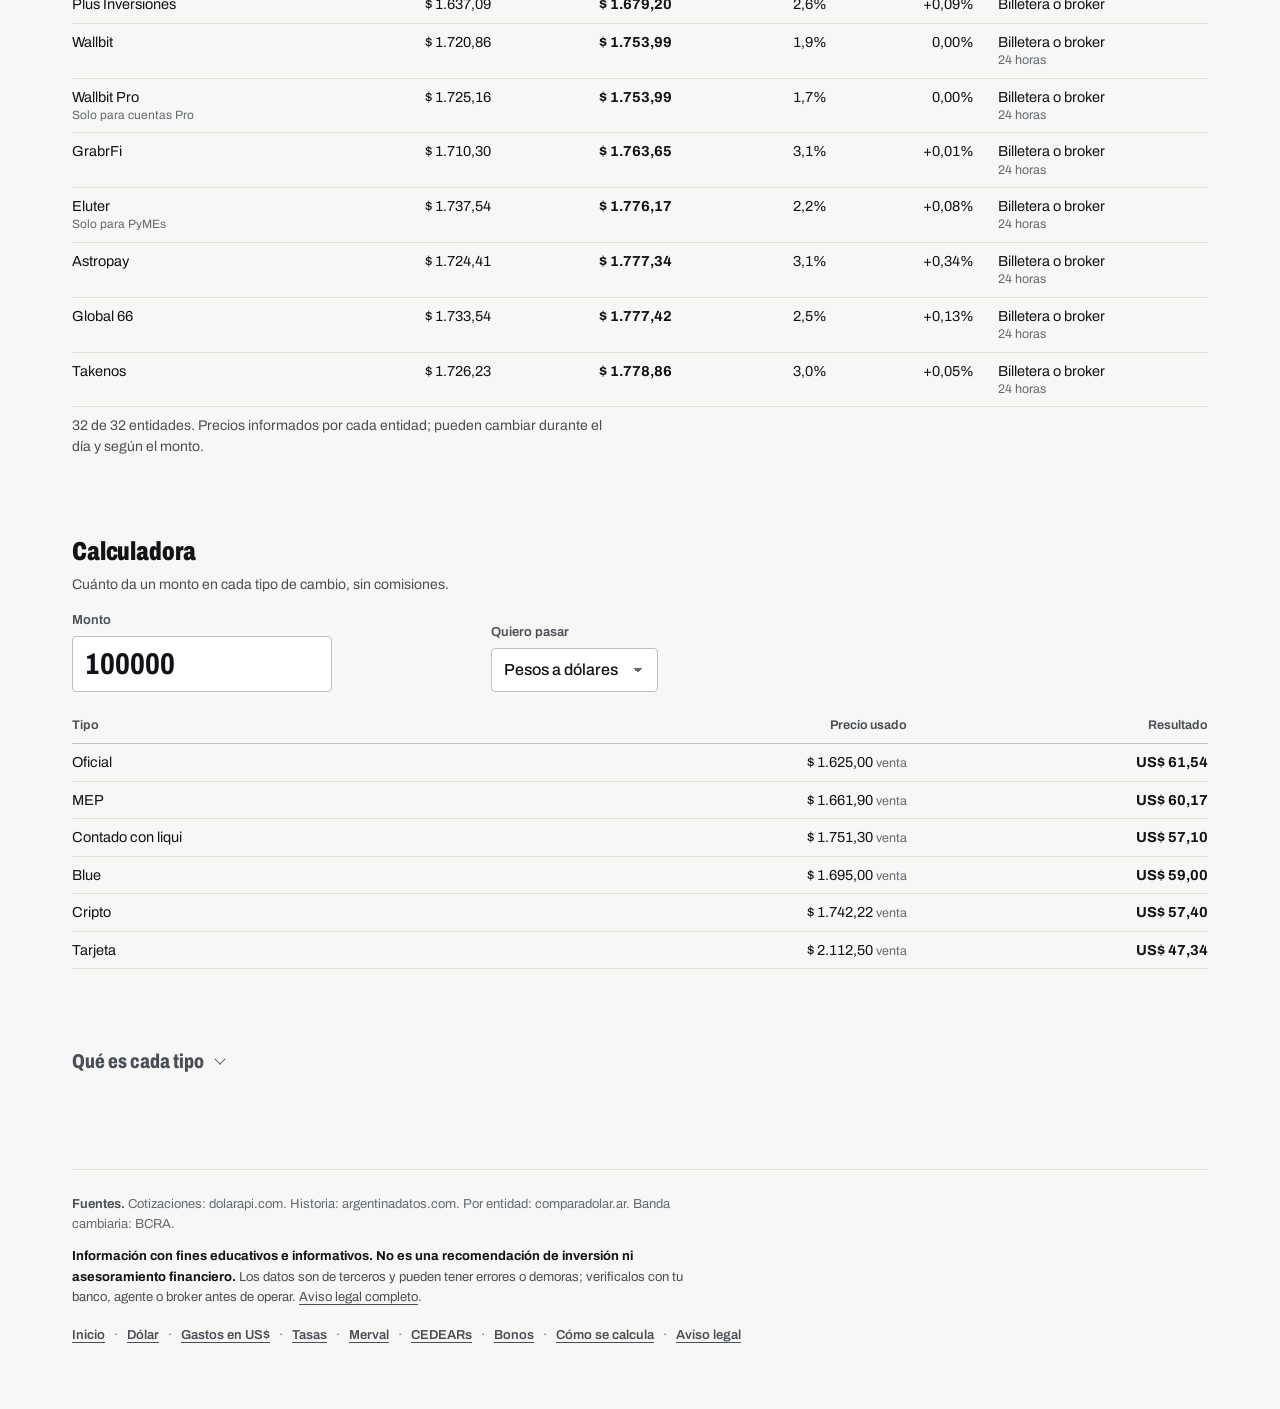
<file: dolar/index.html>
<!DOCTYPE html>
<html lang="es">
<head>
<meta charset="utf-8">
<meta name="viewport" content="width=device-width, initial-scale=1">
<title>Dólar · Mercadito</title>
<meta name="description" content="Cotización de todos los tipos de dólar en Argentina, su historia, la banda cambiaria y el precio en cada banco, billetera y broker.">
<meta name="color-scheme" content="light dark">
<meta name="theme-color" content="#111317" media="(prefers-color-scheme: light)">
<meta name="theme-color" content="#050505" media="(prefers-color-scheme: dark)">
<link rel="icon" href="data:image/svg+xml,%3Csvg xmlns='http://www.w3.org/2000/svg' viewBox='0 0 16 16'%3E%3Crect width='16' height='16' rx='2' fill='%23111317'/%3E%3Cpath d='M4 11V4.5l4 4 4-4V11' fill='none' stroke='%23F7F7F5' stroke-width='1.8' stroke-linejoin='round'/%3E%3Crect y='13' width='16' height='3' fill='%2374ACDF'/%3E%3C/svg%3E">
<link rel="preconnect" href="https://fonts.googleapis.com">
<link rel="preconnect" href="https://fonts.gstatic.com" crossorigin>
<link href="https://fonts.googleapis.com/css2?family=Archivo:wdth,wght@62..125,100..900&display=swap" rel="stylesheet">
<script>
try { var t = localStorage.getItem("tema"); if (t === "claro" || t === "oscuro") document.documentElement.setAttribute("data-tema", t); } catch (e) {}
</script>
<link rel="stylesheet" href="../assets/base.css">
<style>

.tipos-graf{display:flex;flex-wrap:wrap;gap:6px;margin-top:10px}
.tipos-graf .boton i{width:12px;height:3px;border-radius:2px;display:inline-block}
.tipos-graf .boton[aria-pressed="true"] i{outline:1.5px solid var(--fondo)}
.banda{margin-top:12px;max-width:760px}
.banda-barra{position:relative;height:12px;background:var(--hundido);border-left:2px solid var(--tinta);border-right:2px solid var(--tinta);
  margin:40px 0 34px}
.banda-marca{position:absolute;top:-32px;transform:translateX(-50%);font-size:14px;font-weight:750;font-stretch:88%;white-space:nowrap;
  font-variant-numeric:tabular-nums}
.banda-marca::after{content:"";position:absolute;left:50%;top:24px;width:3px;height:22px;margin-left:-1.5px;background:var(--tinta)}
.banda-ext{position:absolute;top:20px;font-size:12.5px;color:var(--tinta-2);white-space:nowrap;font-variant-numeric:tabular-nums}
.calc-res{margin-top:14px}
#calc-monto{height:56px;font-size:30px;font-weight:750;font-stretch:76%;width:min(100%,260px)}
.ent-cond{display:block;font-size:12px;color:var(--tinta-3)}
@media (max-width:899px){
  /* a la vista: nombre, venta y brecha (tipos) o compra (entidades); lo demás, al tocar la fila */
  #tabla-tipos tr:not(.abierta) td:is(:nth-child(2),:nth-child(4),:nth-child(6)),
  #tabla-ent tr:not(.abierta) td:is(:nth-child(4),:nth-child(5),:nth-child(6)),
  #tabla-ent tr:not(.abierta) td:first-child .ent-cond{display:none}
  #tabla-tipos td:nth-child(3),#tabla-ent td:nth-child(3),#tabla-calc td:nth-child(3){order:2;margin-left:auto;font-size:16px;font-weight:700;color:var(--tinta);text-align:right}
  #tabla-tipos td:nth-child(2)::before,#tabla-ent td:nth-child(2)::before{content:"Compra "}
  #tabla-tipos td:nth-child(4)::before{content:"Día "}
  #tabla-tipos td:nth-child(5)::before{content:"Brecha "}
  #tabla-tipos td:nth-child(6)::before{content:"Hora "}
  #tabla-ent td:nth-child(4)::before{content:"Diferencia "}
  #tabla-ent td:nth-child(5)::before{content:"Variación "}
  #tabla-calc td:nth-child(2)::before{content:"Precio "}
  #calc-monto{width:100%}
}

</style>
</head>
<body>
<a class="saltar" href="#contenido">Ir al contenido</a>
<header class="sitio">
  <div class="cabezal"><div class="sitio-barra">
    <a class="marca" href="../">Mercadito</a>
    <p class="cabezal-fecha">sábado 28 de noviembre de 2026</p>
    <button id="tema" class="boton boton-tema" type="button" aria-label="Cambiar a modo oscuro">
      <svg class="ico ico-luna" viewBox="0 0 16 16" aria-hidden="true"><path d="M13.2 10.1A5.6 5.6 0 0 1 5.9 2.8a5.6 5.6 0 1 0 7.3 7.3Z"/></svg>
      <svg class="ico ico-sol" viewBox="0 0 16 16" aria-hidden="true"><circle cx="8" cy="8" r="3"/><path d="M8 1.5v1.3M8 13.2v1.3M1.5 8h1.3M13.2 8h1.3M3.4 3.4l.9.9M11.7 11.7l.9.9M3.4 12.6l.9-.9M11.7 4.3l.9-.9"/></svg>
      <span id="tema-txt">Modo oscuro</span>
    </button>
  </div></div>
  <nav class="menu" aria-label="Secciones"><ul><li><a href="../">Inicio</a></li><li><a href="../dolar/" aria-current="page">Dólar</a></li><li><a href="../gastos/">Gastos en US$</a></li><li><a href="../tasas/">Tasas</a></li><li><a href="../merval/">Merval</a></li><li><a href="../sp500/">CEDEARs</a></li><li><a href="../bonos/">Bonos</a></li><li><a href="../metodologia/">Cómo se calcula</a></li></ul></nav>
</header>
<div class="pagina">
<main id="contenido">

<div class="titulo">
  <h1>Dólar</h1>
  <p class="bajada">Todos los tipos de cambio, cómo vienen y cuánto cobra cada banco, billetera y broker.</p>
</div>
<section aria-label="Principales cotizaciones"><div class="cifras cifras-parejas" id="cifras"></div></section>
<p class="fecha">Actualizado el 28/11/2026 00:27 hs</p>

<section class="bloque" aria-labelledby="t-tipos">
  <h2 id="t-tipos">Todos los tipos</h2>
  <p class="nota">Precio de venta: lo que se paga por cada dólar. La brecha compara cada tipo con el oficial. ¿Vas a pagar un juego o una suscripción? En <a href="../gastos/">Gastos en dólares</a> está la cuenta con todos los impuestos.</p>
  <div class="caja-tabla"><table class="tabla-datos" id="tabla-tipos" data-ficha>
    <thead><tr><th>Tipo</th><th class="der">Compra</th><th class="der">Venta</th><th class="der">Variación diaria</th><th class="der">Brecha con el oficial</th><th class="der">Hora</th></tr></thead>
    <tbody></tbody>
  </table></div>
</section>

<section class="bloque" aria-labelledby="t-banda" id="bloque-banda">
  <h2 id="t-banda">Banda cambiaria</h2>
  <p class="nota" id="banda-txt"></p>
  <div class="banda" id="banda"></div>
</section>

<section class="bloque" aria-labelledby="t-hist">
  <h2 id="t-hist">Cómo vino cada tipo</h2>
  <p class="nota">Precio de venta al cierre de cada día.</p>
  <div class="controles">
    <div class="grupo" role="group" aria-label="Período" id="rangos"></div>
  </div>
  <div class="tipos-graf" role="group" aria-label="Tipos en el gráfico" id="tipos-graf"></div>
  <div id="grafico"></div>
</section>

<section class="bloque" aria-labelledby="t-ent">
  <h2 id="t-ent">En cada banco, billetera y broker</h2>
  <p class="nota">Dólar oficial en cada entidad. La diferencia es cuánto más cara es la venta que la compra.</p>
  <div class="controles">
    <label class="campo">Ordenar
      <select id="ent-orden">
        <option value="v:1">Venta, de menor a mayor</option>
        <option value="c:0">Compra, de mayor a menor</option>
        <option value="d:1">Diferencia, de menor a mayor</option>
        <option value="n:1">Nombre</option>
      </select>
    </label>
    <label class="check"><input type="checkbox" id="ent-bancos"> Solo bancos</label>
    <label class="check"><input type="checkbox" id="ent-24"> Solo las que operan las 24 horas</label>
  </div>
  <div class="caja-tabla"><table class="tabla-datos" id="tabla-ent" data-ficha>
    <thead><tr><th>Entidad</th><th class="der">Compra</th><th class="der">Venta</th><th class="der">Diferencia</th><th class="der">Variación</th><th>Tipo</th></tr></thead>
    <tbody></tbody>
  </table></div>
  <p class="nota" id="ent-nota"></p>
</section>

<section class="bloque" aria-labelledby="t-calc">
  <h2 id="t-calc">Calculadora</h2>
  <p class="nota">Cuánto da un monto en cada tipo de cambio, sin comisiones.</p>
  <div class="controles">
    <label class="campo">Monto <input id="calc-monto" type="number" inputmode="decimal" min="0" step="any" value="100000"></label>
    <label class="campo">Quiero pasar
      <select id="calc-dir">
        <option value="ad">Pesos a dólares</option>
        <option value="ap">Dólares a pesos</option>
      </select>
    </label>
  </div>
  <div class="caja-tabla calc-res"><table class="tabla-datos" id="tabla-calc">
    <thead><tr><th>Tipo</th><th class="der">Precio usado</th><th class="der">Resultado</th></tr></thead>
    <tbody></tbody>
  </table></div>
</section>

<details class="bloque plegado">
  <summary><h2 id="t-glos">Qué es cada tipo</h2></summary>
  <dl class="glosario" id="glosario"></dl>
</details>

</main>
<footer class="sitio-pie">
  <p class="pie-fuentes"><b>Fuentes.</b> Cotizaciones: dolarapi.com. Historia: argentinadatos.com. Por entidad: comparadolar.ar. Banda cambiaria: BCRA.</p>
  <p class="pie-aviso"><strong>Información con fines educativos e informativos. No es una recomendación de inversión ni asesoramiento financiero.</strong> Los datos son de terceros y pueden tener errores o demoras; verificalos con tu banco, agente o broker antes de operar. <a href="../legal/">Aviso legal completo</a>.</p>
  <nav class="pie-sumario" aria-label="Secciones de Mercadito"><ul><li><a href="../">Inicio</a></li><li><a href="../dolar/">Dólar</a></li><li><a href="../gastos/">Gastos en US$</a></li><li><a href="../tasas/">Tasas</a></li><li><a href="../merval/">Merval</a></li><li><a href="../sp500/">CEDEARs</a></li><li><a href="../bonos/">Bonos</a></li><li><a href="../metodologia/">Cómo se calcula</a></li><li><a href="../legal/">Aviso legal</a></li></ul></nav>
</footer>
</div>
<script src="../assets/base.js"></script>
<script>

const M = Mercadito;
const D = {"tipos": [{"casa": "oficial", "n": "Oficial", "c": 1575.0, "v": 1625.0, "var": 0.0, "prev": ["2026-11-27", 1625.0], "brecha": null, "f": "2026-11-27T18:00:00.000Z"}, {"casa": "bolsa", "n": "MEP", "c": 1647.9, "v": 1661.9, "var": -0.27, "prev": ["2026-11-27", 1666.4], "brecha": 2.3, "f": "2026-11-27T20:59:00.000Z"}, {"casa": "contadoconliqui", "n": "Contado con liqui", "c": 1748.3, "v": 1751.3, "var": -0.94, "prev": ["2026-11-27", 1767.9], "brecha": 7.8, "f": "2026-11-27T20:59:00.000Z"}, {"casa": "blue", "n": "Blue", "c": 1675.0, "v": 1695.0, "var": -0.88, "prev": ["2026-11-27", 1710.0], "brecha": 4.3, "f": "2026-11-27T20:59:00.000Z"}, {"casa": "cripto", "n": "Cripto", "c": 1734.29, "v": 1742.22, "var": -0.61, "prev": ["2026-11-27", 1752.96], "brecha": 7.2, "f": "2026-11-27T20:59:00.000Z"}, {"casa": "tarjeta", "n": "Tarjeta", "c": 2047.5, "v": 2112.5, "var": 0.0, "prev": ["2026-11-27", 2112.5], "brecha": 30.0, "f": "2026-11-27T18:00:00.000Z"}, {"casa": "mayorista", "n": "Mayorista", "c": 1596.0, "v": 1605.0, "var": 0.22, "prev": ["2026-11-27", 1601.5], "brecha": -1.2, "f": "2026-11-26T15:10:00.000Z"}], "hist": {"blue": [["2024-11-28", 1120.0], ["2024-11-29", 1120.0], ["2024-11-30", 1120.0], ["2024-12-01", 1120.0], ["2024-12-02", 1100.0], ["2024-12-03", 1090.0], ["2024-12-04", 1080.0], ["2024-12-05", 1055.0], ["2024-12-06", 1050.0], ["2024-12-07", 1050.0], ["2024-12-08", 1050.0], ["2024-12-09", 1065.0], ["2024-12-10", 1070.0], ["2024-12-11", 1080.0], ["2024-12-12", 1095.0], ["2024-12-13", 1105.0], ["2024-12-14", 1105.0], ["2024-12-15", 1105.0], ["2024-12-16", 1125.0], ["2024-12-17", 1165.0], ["2024-12-18", 1205.0], ["2024-12-19", 1175.0], ["2024-12-20", 1160.0], ["2024-12-21", 1160.0], ["2024-12-22", 1160.0], ["2024-12-23", 1200.0], ["2024-12-24", 1200.0], ["2024-12-25", 1200.0], ["2024-12-26", 1210.0], ["2024-12-27", 1215.0], ["2024-12-28", 1215.0], ["2024-12-29", 1215.0], ["2024-12-30", 1230.0], ["2024-12-31", 1230.0], ["2025-01-01", 1230.0], ["2025-01-02", 1230.0], ["2025-01-03", 1205.0], ["2025-01-04", 1205.0], ["2025-01-05", 1205.0], ["2025-01-06", 1205.0], ["2025-01-07", 1215.0], ["2025-01-08", 1220.0], ["2025-01-09", 1220.0], ["2025-01-10", 1225.0], ["2025-01-11", 1225.0], ["2025-01-12", 1225.0], ["2025-01-13", 1250.0], ["2025-01-14", 1240.0], ["2025-01-15", 1225.0], ["2025-01-16", 1235.0], ["2025-01-17", 1235.0], ["2025-01-18", 1235.0], ["2025-01-19", 1235.0], ["2025-01-20", 1240.0], ["2025-01-21", 1235.0], ["2025-01-22", 1240.0], ["2025-01-23", 1240.0], ["2025-01-24", 1225.0], ["2025-01-25", 1225.0], ["2025-01-26", 1225.0], ["2025-01-27", 1230.0], ["2025-01-28", 1230.0], ["2025-01-29", 1220.0], ["2025-01-30", 1220.0], ["2025-01-31", 1220.0], ["2025-02-01", 1220.0], ["2025-02-02", 1220.0], ["2025-02-03", 1220.0], ["2025-02-04", 1215.0], ["2025-02-05", 1215.0], ["2025-02-06", 1210.0], ["2025-02-07", 1205.0], ["2025-02-08", 1205.0], ["2025-02-09", 1205.0], ["2025-02-10", 1205.0], ["2025-02-11", 1215.0], ["2025-02-12", 1220.0], ["2025-02-13", 1225.0], ["2025-02-14", 1220.0], ["2025-02-15", 1220.0], ["2025-02-16", 1220.0], ["2025-02-17", 1235.0], ["2025-02-18", 1235.0], ["2025-02-19", 1225.0], ["2025-02-20", 1225.0], ["2025-02-21", 1230.0], ["2025-02-22", 1230.0], ["2025-02-23", 1230.0], ["2025-02-24", 1240.0], ["2025-02-25", 1240.0], ["2025-02-26", 1230.0], ["2025-02-27", 1225.0], ["2025-02-28", 1230.0], ["2025-03-01", 1230.0], ["2025-03-02", 1230.0], ["2025-03-03", 1230.0], ["2025-03-04", 1230.0], ["2025-03-05", 1225.0], ["2025-03-06", 1215.0], ["2025-03-07", 1215.0], ["2025-03-08", 1215.0], ["2025-03-09", 1215.0], ["2025-03-10", 1225.0], ["2025-03-11", 1220.0], ["2025-03-12", 1230.0], ["2025-03-13", 1235.0], ["2025-03-14", 1240.0], ["2025-03-15", 1240.0], ["2025-03-16", 1240.0], ["2025-03-17", 1255.0], ["2025-03-18", 1285.0], ["2025-03-19", 1280.0], ["2025-03-20", 1265.0], ["2025-03-21", 1280.0], ["2025-03-22", 1280.0], ["2025-03-23", 1280.0], ["2025-03-24", 1280.0], ["2025-03-25", 1295.0], ["2025-03-26", 1295.0], ["2025-03-27", 1300.0], ["2025-03-28", 1300.0], ["2025-03-29", 1300.0], ["2025-03-30", 1300.0], ["2025-03-31", 1325.0], ["2025-04-01", 1315.0], ["2025-04-02", 1315.0], ["2025-04-03", 1310.0], ["2025-04-04", 1310.0], ["2025-04-05", 1310.0], ["2025-04-06", 1310.0], ["2025-04-07", 1345.0], ["2025-04-08", 1360.0], ["2025-04-09", 1355.0], ["2025-04-10", 1365.0], ["2025-04-11", 1375.0], ["2025-04-12", 1375.0], ["2025-04-13", 1375.0], ["2025-04-14", 1285.0], ["2025-04-15", 1285.0], ["2025-04-16", 1250.0], ["2025-04-17", 1250.0], ["2025-04-18", 1250.0], ["2025-04-19", 1250.0], ["2025-04-20", 1250.0], ["2025-04-21", 1150.0], ["2025-04-22", 1185.0], ["2025-04-23", 1210.0], ["2025-04-24", 1225.0], ["2025-04-25", 1210.0], ["2025-04-26", 1210.0], ["2025-04-27", 1210.0], ["2025-04-28", 1205.0], ["2025-04-29", 1200.0], ["2025-04-30", 1185.0], ["2025-05-01", 1185.0], ["2025-05-02", 1185.0], ["2025-05-03", 1185.0], ["2025-05-04", 1185.0], ["2025-05-05", 1205.0], ["2025-05-06", 1190.0], ["2025-05-07", 1170.0], ["2025-05-08", 1165.0], ["2025-05-09", 1175.0], ["2025-05-10", 1175.0], ["2025-05-11", 1175.0], ["2025-05-12", 1170.0], ["2025-05-13", 1160.0], ["2025-05-14", 1165.0], ["2025-05-15", 1165.0], ["2025-05-16", 1165.0], ["2025-05-17", 1165.0], ["2025-05-18", 1165.0], ["2025-05-19", 1165.0], ["2025-05-20", 1175.0], ["2025-05-21", 1175.0], ["2025-05-22", 1165.0], ["2025-05-23", 1170.0], ["2025-05-24", 1170.0], ["2025-05-25", 1170.0], ["2025-05-26", 1170.0], ["2025-05-27", 1165.0], ["2025-05-28", 1170.0], ["2025-05-29", 1170.0], ["2025-05-30", 1180.0], ["2025-05-31", 1180.0], ["2025-06-01", 1180.0], ["2025-06-02", 1165.0], ["2025-06-03", 1160.0], ["2025-06-04", 1180.0], ["2025-06-05", 1175.0], ["2025-06-06", 1165.0], ["2025-06-07", 1165.0], ["2025-06-08", 1165.0], ["2025-06-09", 1195.0], ["2025-06-10", 1190.0], ["2025-06-11", 1190.0], ["2025-06-12", 1190.0], ["2025-06-13", 1190.0], ["2025-06-14", 1190.0], ["2025-06-15", 1190.0], ["2025-06-16", 1190.0], ["2025-06-17", 1200.0], ["2025-06-18", 1190.0], ["2025-06-19", 1200.0], ["2025-06-20", 1200.0], ["2025-06-21", 1200.0], ["2025-06-22", 1200.0], ["2025-06-23", 1210.0], ["2025-06-24", 1215.0], ["2025-06-25", 1210.0], ["2025-06-26", 1210.0], ["2025-06-27", 1210.0], ["2025-06-28", 1210.0], ["2025-06-29", 1210.0], ["2025-06-30", 1215.0], ["2025-07-01", 1225.0], ["2025-07-02", 1240.0], ["2025-07-03", 1235.0], ["2025-07-04", 1230.0], ["2025-07-05", 1230.0], ["2025-07-06", 1230.0], ["2025-07-07", 1270.0], ["2025-07-08", 1280.0], ["2025-07-09", 1280.0], ["2025-07-10", 1295.0], ["2025-07-11", 1300.0], ["2025-07-12", 1300.0], ["2025-07-13", 1300.0], ["2025-07-14", 1340.0], ["2025-07-15", 1330.0], ["2025-07-16", 1295.0], ["2025-07-17", 1295.0], ["2025-07-18", 1305.0], ["2025-07-19", 1305.0], ["2025-07-20", 1305.0], ["2025-07-21", 1320.0], ["2025-07-22", 1310.0], ["2025-07-23", 1310.0], ["2025-07-24", 1320.0], ["2025-07-25", 1315.0], ["2025-07-26", 1315.0], ["2025-07-27", 1315.0], ["2025-07-28", 1320.0], ["2025-07-29", 1320.0], ["2025-07-30", 1320.0], ["2025-07-31", 1335.0], ["2025-08-01", 1335.0], ["2025-08-02", 1335.0], ["2025-08-03", 1335.0], ["2025-08-04", 1330.0], ["2025-08-05", 1325.0], ["2025-08-06", 1320.0], ["2025-08-07", 1325.0], ["2025-08-08", 1325.0], ["2025-08-09", 1325.0], ["2025-08-10", 1325.0], ["2025-08-11", 1335.0], ["2025-08-12", 1330.0], ["2025-08-13", 1340.0], ["2025-08-14", 1320.0], ["2025-08-15", 1320.0], ["2025-08-16", 1320.0], ["2025-08-17", 1320.0], ["2025-08-18", 1340.0], ["2025-08-19", 1340.0], ["2025-08-20", 1340.0], ["2025-08-21", 1340.0], ["2025-08-22", 1345.0], ["2025-08-23", 1320.0], ["2025-08-24", 1320.0], ["2025-08-25", 1365.0], ["2025-08-26", 1360.0], ["2025-08-27", 1355.0], ["2025-08-28", 1350.0], ["2025-08-29", 1345.0], ["2025-08-30", 1320.0], ["2025-08-31", 1320.0], ["2025-09-01", 1370.0], ["2025-09-02", 1360.0], ["2025-09-03", 1350.0], ["2025-09-04", 1365.0], ["2025-09-05", 1370.0], ["2025-09-06", 1370.0], ["2025-09-07", 1370.0], ["2025-09-08", 1385.0], ["2025-09-09", 1385.0], ["2025-09-10", 1395.0], ["2025-09-11", 1410.0], ["2025-09-12", 1425.0], ["2025-09-13", 1425.0], ["2025-09-14", 1425.0], ["2025-09-15", 1455.0], ["2025-09-16", 1455.0], ["2025-09-17", 1490.0], ["2025-09-18", 1510.0], ["2025-09-19", 1520.0], ["2025-09-20", 1520.0], ["2025-09-21", 1520.0], ["2025-09-22", 1475.0], ["2025-09-23", 1410.0], ["2025-09-24", 1405.0], ["2025-09-25", 1410.0], ["2025-09-26", 1440.0], ["2025-09-27", 1440.0], ["2025-09-28", 1440.0], ["2025-09-29", 1430.0], ["2025-09-30", 1445.0], ["2025-10-01", 1460.0], ["2025-10-02", 1450.0], ["2025-10-03", 1440.0], ["2025-10-04", 1440.0], ["2025-10-05", 1440.0], ["2025-10-06", 1450.0], ["2025-10-07", 1460.0], ["2025-10-08", 1475.0], ["2025-10-09", 1475.0], ["2025-10-10", 1475.0], ["2025-10-11", 1475.0], ["2025-10-12", 1475.0], ["2025-10-13", 1405.0], ["2025-10-14", 1420.0], ["2025-10-15", 1450.0], ["2025-10-16", 1465.0], ["2025-10-17", 1485.0], ["2025-10-18", 1485.0], ["2025-10-19", 1485.0], ["2025-10-20", 1505.0], ["2025-10-21", 1545.0], ["2025-10-22", 1550.0], ["2025-10-23", 1525.0], ["2025-10-24", 1525.0], ["2025-10-25", 1525.0], ["2025-10-26", 1525.0], ["2025-10-27", 1465.0], ["2025-10-28", 1470.0], ["2025-10-29", 1460.0], ["2025-10-30", 1455.0], ["2025-10-31", 1445.0], ["2025-11-01", 1445.0], ["2025-11-02", 1445.0], ["2025-11-03", 1445.0], ["2025-11-04", 1455.0], ["2025-11-05", 1440.0], ["2025-11-06", 1435.0], ["2025-11-07", 1415.0], ["2025-11-08", 1415.0], ["2025-11-09", 1415.0], ["2025-11-10", 1425.0], ["2025-11-11", 1440.0], ["2025-11-12", 1435.0], ["2025-11-13", 1435.0], ["2025-11-14", 1430.0], ["2025-11-15", 1430.0], ["2025-11-16", 1430.0], ["2025-11-17", 1435.0], ["2025-11-18", 1430.0], ["2025-11-19", 1430.0], ["2025-11-20", 1425.0], ["2025-11-21", 1425.0], ["2025-11-22", 1425.0], ["2025-11-23", 1425.0], ["2025-11-24", 1425.0], ["2025-11-25", 1460.0], ["2025-11-26", 1450.0], ["2025-11-27", 1440.0], ["2025-11-28", 1435.0], ["2025-11-29", 1435.0], ["2025-11-30", 1435.0], ["2025-12-01", 1445.0], ["2025-12-02", 1445.0], ["2025-12-03", 1440.0], ["2025-12-04", 1430.0], ["2025-12-05", 1435.0], ["2025-12-06", 1435.0], ["2025-12-07", 1435.0], ["2025-12-08", 1435.0], ["2025-12-09", 1445.0], ["2025-12-10", 1450.0], ["2025-12-11", 1450.0], ["2025-12-12", 1445.0], ["2025-12-13", 1445.0], ["2025-12-14", 1445.0], ["2025-12-15", 1480.0], ["2025-12-16", 1500.0], ["2025-12-17", 1500.0], ["2025-12-18", 1490.0], ["2025-12-19", 1485.0], ["2025-12-20", 1485.0], ["2025-12-21", 1485.0], ["2025-12-22", 1505.0], ["2025-12-23", 1505.0], ["2025-12-24", 1505.0], ["2025-12-25", 1505.0], ["2025-12-26", 1530.0], ["2025-12-27", 1530.0], ["2025-12-28", 1530.0], ["2025-12-29", 1530.0], ["2025-12-30", 1530.0], ["2025-12-31", 1530.0], ["2026-01-01", 1530.0], ["2026-01-02", 1530.0], ["2026-01-03", 1530.0], ["2026-01-04", 1530.0], ["2026-01-05", 1515.0], ["2026-01-06", 1520.0], ["2026-01-07", 1515.0], ["2026-01-08", 1510.0], ["2026-01-09", 1505.0], ["2026-01-10", 1505.0], ["2026-01-11", 1505.0], ["2026-01-12", 1505.0], ["2026-01-13", 1505.0], ["2026-01-14", 1515.0], ["2026-01-15", 1510.0], ["2026-01-16", 1500.0], ["2026-01-17", 1500.0], ["2026-01-18", 1500.0], ["2026-01-19", 1505.0], ["2026-01-20", 1505.0], ["2026-01-21", 1500.0], ["2026-01-22", 1495.0], ["2026-01-23", 1485.0], ["2026-01-24", 1485.0], ["2026-01-25", 1485.0], ["2026-01-26", 1490.0], ["2026-01-27", 1490.0], ["2026-01-28", 1485.0], ["2026-01-29", 1475.0], ["2026-01-30", 1470.0], ["2026-01-31", 1470.0], ["2026-02-01", 1470.0], ["2026-02-02", 1470.0], ["2026-02-03", 1450.0], ["2026-02-04", 1455.0], ["2026-02-05", 1440.0], ["2026-02-06", 1435.0], ["2026-02-07", 1435.0], ["2026-02-08", 1435.0], ["2026-02-09", 1430.0], ["2026-02-10", 1425.0], ["2026-02-11", 1435.0], ["2026-02-12", 1440.0], ["2026-02-13", 1440.0], ["2026-02-14", 1440.0], ["2026-02-15", 1440.0], ["2026-02-16", 1440.0], ["2026-02-17", 1440.0], ["2026-02-18", 1435.0], ["2026-02-19", 1440.0], ["2026-02-20", 1430.0], ["2026-02-21", 1430.0], ["2026-02-22", 1430.0], ["2026-02-23", 1425.0], ["2026-02-24", 1430.0], ["2026-02-25", 1445.0], ["2026-02-26", 1425.0], ["2026-02-27", 1425.0], ["2026-02-28", 1425.0], ["2026-03-01", 1425.0], ["2026-03-02", 1420.0], ["2026-03-03", 1425.0], ["2026-03-04", 1415.0], ["2026-03-05", 1400.0], ["2026-03-06", 1415.0], ["2026-03-07", 1415.0], ["2026-03-08", 1415.0], ["2026-03-09", 1425.0], ["2026-03-10", 1425.0], ["2026-03-11", 1415.0], ["2026-03-12", 1420.0], ["2026-03-13", 1415.0], ["2026-03-14", 1415.0], ["2026-03-15", 1415.0], ["2026-03-16", 1425.0], ["2026-03-17", 1435.0], ["2026-03-18", 1435.0], ["2026-03-19", 1430.0], ["2026-03-20", 1425.0], ["2026-03-21", 1425.0], ["2026-03-22", 1425.0], ["2026-03-23", 1425.0], ["2026-03-24", 1425.0], ["2026-03-25", 1420.0], ["2026-03-26", 1425.0], ["2026-03-27", 1415.0], ["2026-03-28", 1415.0], ["2026-03-29", 1415.0], ["2026-03-30", 1425.0], ["2026-03-31", 1410.0], ["2026-04-01", 1405.0], ["2026-04-02", 1405.0], ["2026-04-03", 1405.0], ["2026-04-04", 1405.0], ["2026-04-05", 1405.0], ["2026-04-06", 1400.0], ["2026-04-07", 1395.0], ["2026-04-08", 1390.0], ["2026-04-09", 1390.0], ["2026-04-10", 1390.0], ["2026-04-11", 1390.0], ["2026-04-12", 1390.0], ["2026-04-13", 1400.0], ["2026-04-14", 1410.0], ["2026-04-15", 1410.0], ["2026-04-16", 1415.0], ["2026-04-17", 1410.0], ["2026-04-18", 1410.0], ["2026-04-19", 1410.0], ["2026-04-20", 1410.0], ["2026-04-21", 1410.0], ["2026-04-22", 1415.0], ["2026-04-23", 1420.0], ["2026-04-24", 1420.0], ["2026-04-25", 1420.0], ["2026-04-26", 1420.0], ["2026-04-27", 1430.0], ["2026-04-28", 1430.0], ["2026-04-29", 1415.0], ["2026-04-30", 1400.0], ["2026-05-01", 1400.0], ["2026-05-02", 1400.0], ["2026-05-03", 1400.0], ["2026-05-04", 1405.0], ["2026-05-05", 1410.0], ["2026-05-06", 1400.0], ["2026-05-07", 1400.0], ["2026-05-08", 1400.0], ["2026-05-09", 1400.0], ["2026-05-10", 1400.0], ["2026-05-11", 1405.0], ["2026-05-12", 1415.0], ["2026-05-13", 1415.0], ["2026-05-14", 1420.0], ["2026-05-15", 1415.0], ["2026-05-16", 1415.0], ["2026-05-17", 1415.0], ["2026-05-18", 1420.0], ["2026-05-19", 1435.0], ["2026-05-20", 1430.0], ["2026-05-21", 1425.0], ["2026-05-22", 1425.0], ["2026-05-23", 1425.0], ["2026-05-24", 1425.0], ["2026-05-25", 1425.0], ["2026-05-26", 1440.0], ["2026-05-27", 1440.0], ["2026-05-28", 1430.0], ["2026-05-29", 1430.0], ["2026-05-30", 1430.0], ["2026-05-31", 1430.0], ["2026-06-01", 1435.0], ["2026-06-02", 1435.0], ["2026-06-03", 1430.0], ["2026-06-04", 1435.0], ["2026-06-05", 1435.0], ["2026-06-06", 1435.0], ["2026-06-07", 1435.0], ["2026-06-08", 1445.0], ["2026-06-09", 1460.0], ["2026-06-10", 1450.0], ["2026-06-11", 1450.0], ["2026-06-12", 1460.0], ["2026-06-13", 1460.0], ["2026-06-14", 1460.0], ["2026-06-15", 1460.0], ["2026-06-16", 1470.0], ["2026-06-17", 1475.0], ["2026-06-18", 1485.0], ["2026-06-19", 1480.0], ["2026-06-20", 1480.0], ["2026-06-21", 1480.0], ["2026-06-22", 1495.0], ["2026-06-23", 1505.0], ["2026-06-24", 1530.0], ["2026-06-25", 1530.0], ["2026-06-26", 1515.0], ["2026-06-27", 1515.0], ["2026-06-28", 1515.0], ["2026-06-29", 1510.0], ["2026-06-30", 1515.0], ["2026-07-01", 1525.0], ["2026-07-02", 1525.0], ["2026-07-03", 1510.0], ["2026-07-04", 1510.0], ["2026-07-05", 1510.0], ["2026-07-06", 1515.0], ["2026-07-07", 1515.0], ["2026-07-08", 1510.0], ["2026-07-09", 1510.0], ["2026-07-10", 1510.0], ["2026-07-11", 1510.0], ["2026-07-12", 1510.0], ["2026-07-13", 1525.0], ["2026-07-14", 1520.0], ["2026-07-15", 1530.0], ["2026-07-16", 1525.0], ["2026-07-17", 1530.0], ["2026-07-18", 1530.0], ["2026-07-19", 1530.0], ["2026-07-20", 1540.0], ["2026-07-21", 1545.0], ["2026-07-22", 1555.0], ["2026-07-23", 1550.0], ["2026-07-24", 1545.0], ["2026-07-25", 1545.0], ["2026-07-26", 1545.0], ["2026-07-27", 1560.0], ["2026-07-28", 1570.0], ["2026-07-29", 1570.0], ["2026-07-30", 1565.0], ["2026-07-31", 1560.0], ["2026-08-01", 1560.0], ["2026-08-02", 1560.0], ["2026-08-03", 1555.0], ["2026-08-04", 1545.0], ["2026-08-05", 1540.0], ["2026-08-06", 1540.0], ["2026-08-07", 1525.0], ["2026-08-08", 1525.0], ["2026-08-09", 1525.0], ["2026-08-10", 1535.0], ["2026-08-11", 1550.0], ["2026-08-12", 1540.0], ["2026-08-13", 1540.0], ["2026-08-14", 1545.0], ["2026-08-15", 1545.0], ["2026-08-16", 1545.0], ["2026-08-17", 1545.0], ["2026-08-18", 1555.0], ["2026-08-19", 1560.0], ["2026-08-20", 1550.0], ["2026-08-21", 1550.0], ["2026-08-22", 1550.0], ["2026-08-23", 1550.0], ["2026-08-24", 1565.0], ["2026-08-25", 1560.0], ["2026-08-26", 1555.0], ["2026-08-27", 1555.0], ["2026-08-28", 1555.0], ["2026-08-29", 1555.0], ["2026-08-30", 1555.0], ["2026-08-31", 1555.0], ["2026-09-01", 1555.0], ["2026-09-02", 1545.0], ["2026-09-03", 1540.0], ["2026-09-04", 1540.0], ["2026-09-05", 1540.0], ["2026-09-06", 1540.0], ["2026-09-07", 1540.0], ["2026-09-08", 1545.0], ["2026-09-09", 1545.0], ["2026-09-10", 1540.0], ["2026-09-11", 1545.0], ["2026-09-12", 1545.0], ["2026-09-13", 1545.0], ["2026-09-14", 1545.0], ["2026-09-15", 1555.0], ["2026-09-16", 1560.0], ["2026-09-17", 1560.0], ["2026-09-18", 1555.0], ["2026-09-19", 1550.0], ["2026-09-20", 1550.0], ["2026-09-21", 1550.0], ["2026-09-22", 1550.0], ["2026-09-23", 1555.0], ["2026-09-24", 1560.0], ["2026-09-25", 1560.0], ["2026-09-26", 1560.0], ["2026-09-27", 1560.0], ["2026-09-28", 1560.0], ["2026-09-29", 1565.0], ["2026-09-30", 1560.0], ["2026-10-01", 1560.0], ["2026-10-02", 1555.0], ["2026-10-03", 1560.0], ["2026-10-04", 1560.0], ["2026-10-05", 1560.0], ["2026-10-06", 1545.0], ["2026-10-07", 1550.0], ["2026-10-08", 1555.0], ["2026-10-09", 1540.0], ["2026-10-10", 1540.0], ["2026-10-11", 1540.0], ["2026-10-12", 1540.0], ["2026-10-13", 1540.0], ["2026-10-14", 1550.0], ["2026-10-15", 1550.0], ["2026-10-16", 1545.0], ["2026-10-17", 1555.0], ["2026-10-18", 1555.0], ["2026-10-19", 1555.0], ["2026-10-20", 1560.0], ["2026-10-21", 1570.0], ["2026-10-22", 1565.0], ["2026-10-23", 1565.0], ["2026-10-24", 1565.0], ["2026-10-25", 1565.0], ["2026-10-26", 1565.0], ["2026-10-27", 1575.0], ["2026-10-28", 1575.0], ["2026-10-29", 1565.0], ["2026-10-30", 1565.0], ["2026-10-31", 1565.0], ["2026-11-01", 1565.0], ["2026-11-02", 1565.0], ["2026-11-03", 1565.0], ["2026-11-04", 1570.0], ["2026-11-05", 1560.0], ["2026-11-06", 1555.0], ["2026-11-07", 1555.0], ["2026-11-08", 1555.0], ["2026-11-09", 1555.0], ["2026-11-10", 1555.0], ["2026-11-11", 1555.0], ["2026-11-12", 1570.0], ["2026-11-13", 1565.0], ["2026-11-14", 1575.0], ["2026-11-15", 1575.0], ["2026-11-16", 1575.0], ["2026-11-17", 1600.0], ["2026-11-18", 1605.0], ["2026-11-19", 1630.0], ["2026-11-20", 1640.0], ["2026-11-21", 1675.0], ["2026-11-22", 1675.0], ["2026-11-23", 1675.0], ["2026-11-24", 1675.0], ["2026-11-25", 1700.0], ["2026-11-26", 1710.0], ["2026-11-27", 1710.0]], "bolsa": [["2024-11-28", 1076.4], ["2024-11-29", 1075.9], ["2024-11-30", 1075.9], ["2024-12-01", 1075.9], ["2024-12-02", 1069.1], ["2024-12-03", 1074.7], ["2024-12-04", 1077.8], ["2024-12-05", 1061.8], ["2024-12-06", 1049.9], ["2024-12-07", 1049.9], ["2024-12-08", 1049.9], ["2024-12-09", 1048.5], ["2024-12-10", 1062.1], ["2024-12-11", 1056.2], ["2024-12-12", 1059.0], ["2024-12-13", 1075.6], ["2024-12-14", 1075.6], ["2024-12-15", 1075.6], ["2024-12-16", 1098.3], ["2024-12-17", 1134.2], ["2024-12-18", 1133.1], ["2024-12-19", 1143.1], ["2024-12-20", 1149.5], ["2024-12-21", 1149.5], ["2024-12-22", 1149.5], ["2024-12-23", 1155.4], ["2024-12-24", 1165.6], ["2024-12-25", 1165.6], ["2024-12-26", 1175.4], ["2024-12-27", 1170.9], ["2024-12-28", 1170.9], ["2024-12-29", 1170.9], ["2024-12-30", 1169.5], ["2024-12-31", 1169.5], ["2025-01-01", 1169.5], ["2025-01-02", 1169.5], ["2025-01-03", 1167.1], ["2025-01-04", 1167.1], ["2025-01-05", 1167.1], ["2025-01-06", 1170.0], ["2025-01-07", 1172.4], ["2025-01-08", 1181.9], ["2025-01-09", 1167.6], ["2025-01-10", 1166.7], ["2025-01-11", 1166.7], ["2025-01-12", 1166.7], ["2025-01-13", 1162.5], ["2025-01-14", 1162.7], ["2025-01-15", 1162.6], ["2025-01-16", 1167.6], ["2025-01-17", 1163.8], ["2025-01-18", 1163.8], ["2025-01-19", 1163.8], ["2025-01-20", 1165.9], ["2025-01-21", 1167.2], ["2025-01-22", 1168.7], ["2025-01-23", 1166.4], ["2025-01-24", 1157.7], ["2025-01-25", 1157.7], ["2025-01-26", 1157.7], ["2025-01-27", 1161.2], ["2025-01-28", 1162.0], ["2025-01-29", 1163.4], ["2025-01-30", 1166.2], ["2025-01-31", 1168.2], ["2025-02-01", 1168.2], ["2025-02-02", 1168.2], ["2025-02-03", 1177.9], ["2025-02-04", 1186.2], ["2025-02-05", 1197.5], ["2025-02-06", 1187.4], ["2025-02-07", 1193.4], ["2025-02-08", 1193.4], ["2025-02-09", 1193.4], ["2025-02-10", 1184.5], ["2025-02-11", 1182.9], ["2025-02-12", 1186.1], ["2025-02-13", 1187.4], ["2025-02-14", 1185.2], ["2025-02-15", 1185.2], ["2025-02-16", 1185.2], ["2025-02-17", 1209.5], ["2025-02-18", 1204.6], ["2025-02-19", 1198.8], ["2025-02-20", 1199.7], ["2025-02-21", 1205.5], ["2025-02-22", 1205.5], ["2025-02-23", 1205.5], ["2025-02-24", 1203.6], ["2025-02-25", 1207.3], ["2025-02-26", 1212.5], ["2025-02-27", 1215.1], ["2025-02-28", 1231.3], ["2025-03-01", 1231.3], ["2025-03-02", 1231.3], ["2025-03-03", 1231.3], ["2025-03-04", 1231.3], ["2025-03-05", 1236.4], ["2025-03-06", 1228.9], ["2025-03-07", 1220.9], ["2025-03-08", 1220.9], ["2025-03-09", 1220.9], ["2025-03-10", 1227.5], ["2025-03-11", 1229.7], ["2025-03-12", 1232.3], ["2025-03-13", 1233.7], ["2025-03-14", 1239.6], ["2025-03-15", 1239.6], ["2025-03-16", 1239.6], ["2025-03-17", 1252.7], ["2025-03-18", 1299.0], ["2025-03-19", 1295.5], ["2025-03-20", 1286.7], ["2025-03-21", 1290.7], ["2025-03-22", 1290.7], ["2025-03-23", 1290.7], ["2025-03-24", 1290.7], ["2025-03-25", 1295.8], ["2025-03-26", 1295.8], ["2025-03-27", 1297.3], ["2025-03-28", 1304.9], ["2025-03-29", 1304.9], ["2025-03-30", 1304.9], ["2025-03-31", 1319.6], ["2025-04-01", 1310.1], ["2025-04-02", 1310.1], ["2025-04-03", 1315.2], ["2025-04-04", 1337.0], ["2025-04-05", 1337.0], ["2025-04-06", 1337.0], ["2025-04-07", 1365.8], ["2025-04-08", 1373.4], ["2025-04-09", 1363.8], ["2025-04-10", 1359.0], ["2025-04-11", 1326.8], ["2025-04-12", 1326.8], ["2025-04-13", 1326.8], ["2025-04-14", 1255.3], ["2025-04-15", 1255.3], ["2025-04-16", 1175.4], ["2025-04-17", 1175.4], ["2025-04-18", 1175.4], ["2025-04-19", 1175.4], ["2025-04-20", 1175.4], ["2025-04-21", 1125.6], ["2025-04-22", 1155.4], ["2025-04-23", 1166.5], ["2025-04-24", 1185.8], ["2025-04-25", 1186.3], ["2025-04-26", 1186.3], ["2025-04-27", 1186.3], ["2025-04-28", 1178.8], ["2025-04-29", 1173.9], ["2025-04-30", 1182.8], ["2025-05-01", 1182.8], ["2025-05-02", 1182.8], ["2025-05-03", 1182.8], ["2025-05-04", 1182.8], ["2025-05-05", 1205.2], ["2025-05-06", 1201.8], ["2025-05-07", 1156.0], ["2025-05-08", 1147.1], ["2025-05-09", 1147.5], ["2025-05-10", 1147.5], ["2025-05-11", 1147.5], ["2025-05-12", 1142.2], ["2025-05-13", 1141.0], ["2025-05-14", 1139.7], ["2025-05-15", 1144.9], ["2025-05-16", 1156.7], ["2025-05-17", 1156.7], ["2025-05-18", 1156.7], ["2025-05-19", 1150.0], ["2025-05-20", 1154.2], ["2025-05-21", 1149.4], ["2025-05-22", 1144.9], ["2025-05-23", 1144.1], ["2025-05-24", 1144.1], ["2025-05-25", 1144.1], ["2025-05-26", 1145.6], ["2025-05-27", 1161.3], ["2025-05-28", 1166.7], ["2025-05-29", 1183.8], ["2025-05-30", 1193.5], ["2025-05-31", 1193.5], ["2025-06-01", 1193.5], ["2025-06-02", 1185.3], ["2025-06-03", 1190.0], ["2025-06-04", 1193.4], ["2025-06-05", 1193.6], ["2025-06-06", 1193.3], ["2025-06-07", 1193.3], ["2025-06-08", 1193.3], ["2025-06-09", 1193.1], ["2025-06-10", 1191.8], ["2025-06-11", 1189.0], ["2025-06-12", 1188.7], ["2025-06-13", 1192.9], ["2025-06-14", 1192.9], ["2025-06-15", 1192.9], ["2025-06-16", 1192.9], ["2025-06-17", 1181.3], ["2025-06-18", 1167.9], ["2025-06-19", 1173.8], ["2025-06-20", 1173.8], ["2025-06-21", 1173.8], ["2025-06-22", 1173.8], ["2025-06-23", 1185.4], ["2025-06-24", 1185.1], ["2025-06-25", 1202.2], ["2025-06-26", 1200.3], ["2025-06-27", 1198.4], ["2025-06-28", 1198.4], ["2025-06-29", 1198.4], ["2025-06-30", 1211.3], ["2025-07-01", 1233.2], ["2025-07-02", 1238.6], ["2025-07-03", 1238.0], ["2025-07-04", 1247.0], ["2025-07-05", 1247.0], ["2025-07-06", 1247.0], ["2025-07-07", 1276.6], ["2025-07-08", 1260.1], ["2025-07-09", 1260.1], ["2025-07-10", 1270.4], ["2025-07-11", 1269.0], ["2025-07-12", 1269.0], ["2025-07-13", 1269.0], ["2025-07-14", 1294.9], ["2025-07-15", 1276.7], ["2025-07-16", 1272.8], ["2025-07-17", 1285.1], ["2025-07-18", 1294.8], ["2025-07-19", 1294.8], ["2025-07-20", 1294.8], ["2025-07-21", 1287.0], ["2025-07-22", 1260.1], ["2025-07-23", 1264.5], ["2025-07-24", 1273.2], ["2025-07-25", 1290.2], ["2025-07-26", 1290.2], ["2025-07-27", 1290.2], ["2025-07-28", 1296.9], ["2025-07-29", 1293.4], ["2025-07-30", 1324.0], ["2025-07-31", 1363.8], ["2025-08-01", 1366.2], ["2025-08-02", 1366.2], ["2025-08-03", 1366.2], ["2025-08-04", 1355.2], ["2025-08-05", 1347.3], ["2025-08-06", 1337.7], ["2025-08-07", 1332.0], ["2025-08-08", 1335.2], ["2025-08-09", 1335.2], ["2025-08-10", 1335.2], ["2025-08-11", 1328.5], ["2025-08-12", 1325.5], ["2025-08-13", 1322.6], ["2025-08-14", 1310.8], ["2025-08-15", 1310.8], ["2025-08-16", 1310.8], ["2025-08-17", 1310.8], ["2025-08-18", 1303.9], ["2025-08-19", 1299.9], ["2025-08-20", 1315.0], ["2025-08-21", 1322.3], ["2025-08-22", 1331.2], ["2025-08-23", 1331.2], ["2025-08-24", 1331.2], ["2025-08-25", 1362.0], ["2025-08-26", 1354.9], ["2025-08-27", 1355.2], ["2025-08-28", 1343.4], ["2025-08-29", 1371.9], ["2025-08-30", 1371.9], ["2025-08-31", 1371.9], ["2025-09-01", 1382.8], ["2025-09-02", 1371.0], ["2025-09-03", 1375.9], ["2025-09-04", 1379.9], ["2025-09-05", 1388.6], ["2025-09-06", 1388.6], ["2025-09-07", 1388.6], ["2025-09-08", 1436.5], ["2025-09-09", 1437.1], ["2025-09-10", 1427.7], ["2025-09-11", 1447.2], ["2025-09-12", 1476.0], ["2025-09-13", 1476.0], ["2025-09-14", 1476.0], ["2025-09-15", 1491.6], ["2025-09-16", 1472.6], ["2025-09-17", 1497.3], ["2025-09-18", 1572.7], ["2025-09-19", 1580.5], ["2025-09-20", 1580.5], ["2025-09-21", 1580.5], ["2025-09-22", 1431.6], ["2025-09-23", 1408.4], ["2025-09-24", 1384.0], ["2025-09-25", 1381.7], ["2025-09-26", 1440.2], ["2025-09-27", 1440.2], ["2025-09-28", 1440.2], ["2025-09-29", 1452.9], ["2025-09-30", 1503.2], ["2025-10-01", 1530.5], ["2025-10-02", 1507.8], ["2025-10-03", 1510.6], ["2025-10-04", 1510.6], ["2025-10-05", 1510.6], ["2025-10-06", 1507.9], ["2025-10-07", 1541.0], ["2025-10-08", 1532.5], ["2025-10-09", 1458.0], ["2025-10-10", 1458.0], ["2025-10-11", 1458.0], ["2025-10-12", 1458.0], ["2025-10-13", 1416.8], ["2025-10-14", 1474.1], ["2025-10-15", 1441.0], ["2025-10-16", 1478.0], ["2025-10-17", 1542.1], ["2025-10-18", 1542.1], ["2025-10-19", 1542.1], ["2025-10-20", 1559.4], ["2025-10-21", 1600.0], ["2025-10-22", 1598.3], ["2025-10-23", 1551.0], ["2025-10-24", 1555.2], ["2025-10-25", 1555.2], ["2025-10-26", 1555.2], ["2025-10-27", 1449.3], ["2025-10-28", 1485.7], ["2025-10-29", 1472.0], ["2025-10-30", 1474.7], ["2025-10-31", 1495.2], ["2025-11-01", 1495.2], ["2025-11-02", 1495.2], ["2025-11-03", 1501.7], ["2025-11-04", 1496.5], ["2025-11-05", 1481.0], ["2025-11-06", 1481.7], ["2025-11-07", 1458.0], ["2025-11-08", 1458.0], ["2025-11-09", 1458.0], ["2025-11-10", 1459.9], ["2025-11-11", 1457.3], ["2025-11-12", 1454.7], ["2025-11-13", 1459.9], ["2025-11-14", 1456.1], ["2025-11-15", 1456.1], ["2025-11-16", 1456.1], ["2025-11-17", 1449.5], ["2025-11-18", 1443.6], ["2025-11-19", 1446.1], ["2025-11-20", 1456.7], ["2025-11-21", 1473.8], ["2025-11-22", 1473.8], ["2025-11-23", 1473.8], ["2025-11-24", 1473.8], ["2025-11-25", 1484.7], ["2025-11-26", 1490.9], ["2025-11-27", 1484.3], ["2025-11-28", 1482.9], ["2025-11-29", 1482.9], ["2025-11-30", 1482.9], ["2025-12-01", 1479.0], ["2025-12-02", 1481.3], ["2025-12-03", 1471.4], ["2025-12-04", 1473.4], ["2025-12-05", 1479.6], ["2025-12-06", 1479.6], ["2025-12-07", 1479.6], ["2025-12-08", 1479.6], ["2025-12-09", 1472.7], ["2025-12-10", 1475.0], ["2025-12-11", 1480.8], ["2025-12-12", 1480.2], ["2025-12-13", 1480.2], ["2025-12-14", 1480.2], ["2025-12-15", 1496.4], ["2025-12-16", 1501.5], ["2025-12-17", 1501.5], ["2025-12-18", 1501.5], ["2025-12-19", 1501.5], ["2025-12-20", 1501.5], ["2025-12-21", 1501.5], ["2025-12-22", 1501.5], ["2025-12-23", 1501.5], ["2025-12-24", 1501.5], ["2025-12-25", 1501.5], ["2025-12-26", 1501.5], ["2025-12-27", 1501.5], ["2025-12-28", 1501.5], ["2025-12-29", 1501.5], ["2025-12-30", 1501.5], ["2025-12-31", 1501.5], ["2026-01-01", 1485.9], ["2026-01-02", 1507.8], ["2026-01-03", 1507.8], ["2026-01-04", 1507.8], ["2026-01-05", 1501.8], ["2026-01-06", 1500.1], ["2026-01-07", 1498.7], ["2026-01-08", 1496.6], ["2026-01-09", 1493.5], ["2026-01-10", 1493.5], ["2026-01-11", 1493.5], ["2026-01-12", 1491.0], ["2026-01-13", 1490.6], ["2026-01-14", 1482.7], ["2026-01-15", 1474.7], ["2026-01-16", 1476.1], ["2026-01-17", 1476.1], ["2026-01-18", 1476.1], ["2026-01-19", 1471.3], ["2026-01-20", 1472.9], ["2026-01-21", 1466.9], ["2026-01-22", 1460.7], ["2026-01-23", 1471.9], ["2026-01-24", 1471.9], ["2026-01-25", 1471.9], ["2026-01-26", 1470.9], ["2026-01-27", 1465.8], ["2026-01-28", 1465.7], ["2026-01-29", 1460.9], ["2026-01-30", 1464.6], ["2026-01-31", 1464.6], ["2026-02-01", 1464.6], ["2026-02-02", 1464.6], ["2026-02-03", 1464.9], ["2026-02-04", 1459.7], ["2026-02-05", 1466.1], ["2026-02-06", 1448.7], ["2026-02-07", 1448.7], ["2026-02-08", 1448.7], ["2026-02-09", 1440.6], ["2026-02-10", 1439.1], ["2026-02-11", 1433.3], ["2026-02-12", 1421.3], ["2026-02-13", 1426.0], ["2026-02-14", 1426.0], ["2026-02-15", 1426.0], ["2026-02-16", 1426.0], ["2026-02-17", 1426.0], ["2026-02-18", 1414.0], ["2026-02-19", 1410.8], ["2026-02-20", 1404.3], ["2026-02-21", 1404.3], ["2026-02-22", 1404.3], ["2026-02-23", 1396.5], ["2026-02-24", 1406.6], ["2026-02-25", 1428.7], ["2026-02-26", 1437.3], ["2026-02-27", 1427.4], ["2026-02-28", 1427.4], ["2026-03-01", 1427.4], ["2026-03-02", 1420.6], ["2026-03-03", 1439.9], ["2026-03-04", 1429.9], ["2026-03-05", 1437.1], ["2026-03-06", 1439.5], ["2026-03-07", 1439.5], ["2026-03-08", 1439.5], ["2026-03-09", 1432.2], ["2026-03-10", 1422.8], ["2026-03-11", 1414.7], ["2026-03-12", 1424.2], ["2026-03-13", 1427.2], ["2026-03-14", 1427.2], ["2026-03-15", 1427.2], ["2026-03-16", 1426.4], ["2026-03-17", 1421.9], ["2026-03-18", 1427.1], ["2026-03-19", 1423.1], ["2026-03-20", 1428.3], ["2026-03-21", 1428.3], ["2026-03-22", 1428.3], ["2026-03-23", 1420.9], ["2026-03-24", 1420.9], ["2026-03-25", 1410.1], ["2026-03-26", 1401.9], ["2026-03-27", 1431.1], ["2026-03-28", 1431.1], ["2026-03-29", 1431.1], ["2026-03-30", 1436.5], ["2026-03-31", 1430.8], ["2026-04-01", 1436.3], ["2026-04-02", 1436.3], ["2026-04-03", 1436.3], ["2026-04-04", 1436.3], ["2026-04-05", 1436.3], ["2026-04-06", 1430.6], ["2026-04-07", 1433.8], ["2026-04-08", 1427.9], ["2026-04-09", 1425.6], ["2026-04-10", 1415.2], ["2026-04-11", 1415.2], ["2026-04-12", 1415.2], ["2026-04-13", 1409.7], ["2026-04-14", 1414.9], ["2026-04-15", 1399.1], ["2026-04-16", 1405.6], ["2026-04-17", 1415.5], ["2026-04-18", 1415.5], ["2026-04-19", 1415.5], ["2026-04-20", 1419.0], ["2026-04-21", 1416.8], ["2026-04-22", 1420.6], ["2026-04-23", 1429.3], ["2026-04-24", 1441.4], ["2026-04-25", 1441.4], ["2026-04-26", 1441.4], ["2026-04-27", 1463.7], ["2026-04-28", 1446.8], ["2026-04-29", 1440.2], ["2026-04-30", 1448.5], ["2026-05-01", 1448.5], ["2026-05-02", 1448.5], ["2026-05-03", 1448.5], ["2026-05-04", 1448.5], ["2026-05-05", 1448.5], ["2026-05-06", 1448.5], ["2026-05-07", 1431.3], ["2026-05-08", 1434.3], ["2026-05-09", 1434.3], ["2026-05-10", 1434.3], ["2026-05-11", 1432.7], ["2026-05-12", 1425.8], ["2026-05-13", 1423.9], ["2026-05-14", 1431.4], ["2026-05-15", 1429.6], ["2026-05-16", 1429.6], ["2026-05-17", 1429.6], ["2026-05-18", 1438.1], ["2026-05-19", 1432.3], ["2026-05-20", 1437.1], ["2026-05-21", 1428.5], ["2026-05-22", 1434.3], ["2026-05-23", 1434.3], ["2026-05-24", 1434.3], ["2026-05-25", 1434.3], ["2026-05-26", 1435.9], ["2026-05-27", 1431.1], ["2026-05-28", 1432.8], ["2026-05-29", 1434.8], ["2026-05-30", 1434.8], ["2026-05-31", 1434.8], ["2026-06-01", 1443.1], ["2026-06-02", 1450.7], ["2026-06-03", 1462.0], ["2026-06-04", 1458.3], ["2026-06-05", 1461.4], ["2026-06-06", 1461.4], ["2026-06-07", 1461.4], ["2026-06-08", 1467.3], ["2026-06-09", 1460.6], ["2026-06-10", 1459.3], ["2026-06-11", 1454.2], ["2026-06-12", 1452.2], ["2026-06-13", 1452.2], ["2026-06-14", 1452.2], ["2026-06-15", 1452.2], ["2026-06-16", 1456.0], ["2026-06-17", 1464.1], ["2026-06-18", 1468.5], ["2026-06-19", 1478.2], ["2026-06-20", 1478.2], ["2026-06-21", 1478.2], ["2026-06-22", 1485.8], ["2026-06-23", 1508.4], ["2026-06-24", 1507.7], ["2026-06-25", 1501.8], ["2026-06-26", 1502.5], ["2026-06-27", 1502.5], ["2026-06-28", 1502.5], ["2026-06-29", 1508.7], ["2026-06-30", 1519.0], ["2026-07-01", 1521.2], ["2026-07-02", 1532.4], ["2026-07-03", 1526.0], ["2026-07-04", 1526.0], ["2026-07-05", 1526.0], ["2026-07-06", 1525.1], ["2026-07-07", 1531.3], ["2026-07-08", 1531.6], ["2026-07-09", 1531.6], ["2026-07-10", 1532.7], ["2026-07-11", 1532.7], ["2026-07-12", 1532.7], ["2026-07-13", 1523.3], ["2026-07-14", 1509.9], ["2026-07-15", 1515.7], ["2026-07-16", 1515.7], ["2026-07-17", 1521.9], ["2026-07-18", 1521.9], ["2026-07-19", 1521.9], ["2026-07-20", 1514.7], ["2026-07-21", 1511.7], ["2026-07-22", 1513.7], ["2026-07-23", 1521.9], ["2026-07-24", 1533.5], ["2026-07-25", 1533.5], ["2026-07-26", 1533.5], ["2026-07-27", 1535.8], ["2026-07-28", 1532.5], ["2026-07-29", 1526.6], ["2026-07-30", 1512.7], ["2026-07-31", 1522.1], ["2026-08-01", 1522.1], ["2026-08-02", 1522.1], ["2026-08-03", 1529.0], ["2026-08-04", 1524.5], ["2026-08-05", 1523.0], ["2026-08-06", 1523.0], ["2026-08-07", 1528.1], ["2026-08-08", 1528.1], ["2026-08-09", 1528.1], ["2026-08-10", 1526.1], ["2026-08-11", 1526.3], ["2026-08-12", 1529.2], ["2026-08-13", 1526.4], ["2026-08-14", 1521.6], ["2026-08-15", 1521.6], ["2026-08-16", 1521.6], ["2026-08-17", 1521.6], ["2026-08-18", 1521.0], ["2026-08-19", 1523.9], ["2026-08-20", 1530.8], ["2026-08-21", 1545.3], ["2026-08-22", 1545.3], ["2026-08-23", 1545.3], ["2026-08-24", 1543.4], ["2026-08-25", 1543.6], ["2026-08-26", 1548.3], ["2026-08-27", 1542.0], ["2026-08-28", 1544.1], ["2026-08-29", 1544.1], ["2026-08-30", 1544.1], ["2026-08-31", 1538.8], ["2026-09-01", 1544.1], ["2026-09-02", 1533.9], ["2026-09-03", 1535.2], ["2026-09-04", 1525.3], ["2026-09-05", 1525.3], ["2026-09-06", 1525.3], ["2026-09-07", 1525.3], ["2026-09-08", 1533.7], ["2026-09-09", 1530.4], ["2026-09-10", 1533.1], ["2026-09-11", 1537.9], ["2026-09-12", 1539.9], ["2026-09-13", 1539.9], ["2026-09-14", 1539.9], ["2026-09-15", 1536.7], ["2026-09-16", 1533.2], ["2026-09-17", 1542.1], ["2026-09-18", 1534.7], ["2026-09-19", 1540.1], ["2026-09-20", 1540.1], ["2026-09-21", 1540.1], ["2026-09-22", 1536.5], ["2026-09-23", 1536.6], ["2026-09-24", 1542.9], ["2026-09-25", 1545.6], ["2026-09-26", 1557.3], ["2026-09-27", 1557.3], ["2026-09-28", 1557.3], ["2026-09-29", 1556.5], ["2026-09-30", 1557.0], ["2026-10-01", 1548.7], ["2026-10-02", 1556.0], ["2026-10-03", 1551.9], ["2026-10-04", 1551.9], ["2026-10-05", 1551.9], ["2026-10-06", 1537.9], ["2026-10-07", 1544.4], ["2026-10-08", 1539.0], ["2026-10-09", 1542.7], ["2026-10-10", 1542.9], ["2026-10-11", 1542.9], ["2026-10-12", 1542.9], ["2026-10-13", 1542.9], ["2026-10-14", 1539.4], ["2026-10-15", 1539.7], ["2026-10-16", 1536.0], ["2026-10-17", 1542.5], ["2026-10-18", 1542.5], ["2026-10-19", 1542.5], ["2026-10-20", 1544.1], ["2026-10-21", 1548.8], ["2026-10-22", 1553.8], ["2026-10-23", 1553.6], ["2026-10-24", 1563.9], ["2026-10-25", 1563.9], ["2026-10-26", 1563.9], ["2026-10-27", 1577.5], ["2026-10-28", 1560.9], ["2026-10-29", 1573.1], ["2026-10-30", 1568.8], ["2026-10-31", 1575.0], ["2026-11-01", 1575.0], ["2026-11-02", 1575.0], ["2026-11-03", 1579.9], ["2026-11-04", 1581.1], ["2026-11-05", 1588.6], ["2026-11-06", 1588.0], ["2026-11-07", 1587.9], ["2026-11-08", 1587.9], ["2026-11-09", 1587.9], ["2026-11-10", 1587.9], ["2026-11-11", 1587.9], ["2026-11-12", 1578.3], ["2026-11-13", 1573.8], ["2026-11-14", 1580.9], ["2026-11-15", 1580.9], ["2026-11-16", 1580.9], ["2026-11-17", 1588.9], ["2026-11-18", 1603.3], ["2026-11-19", 1628.8], ["2026-11-20", 1649.8], ["2026-11-21", 1743.1], ["2026-11-22", 1743.1], ["2026-11-23", 1743.1], ["2026-11-24", 1743.1], ["2026-11-25", 1695.1], ["2026-11-26", 1688.7], ["2026-11-27", 1666.4]], "contadoconliqui": [["2024-11-28", 1103.3], ["2024-11-29", 1098.2], ["2024-11-30", 1098.2], ["2024-12-01", 1098.2], ["2024-12-02", 1097.6], ["2024-12-03", 1100.1], ["2024-12-04", 1104.6], ["2024-12-05", 1090.5], ["2024-12-06", 1072.5], ["2024-12-07", 1072.5], ["2024-12-08", 1072.5], ["2024-12-09", 1067.9], ["2024-12-10", 1087.4], ["2024-12-11", 1073.8], ["2024-12-12", 1075.0], ["2024-12-13", 1093.5], ["2024-12-14", 1093.5], ["2024-12-15", 1093.5], ["2024-12-16", 1099.4], ["2024-12-17", 1149.3], ["2024-12-18", 1162.3], ["2024-12-19", 1152.7], ["2024-12-20", 1159.5], ["2024-12-21", 1159.5], ["2024-12-22", 1159.5], ["2024-12-23", 1169.0], ["2024-12-24", 1198.8], ["2024-12-25", 1198.8], ["2024-12-26", 1189.0], ["2024-12-27", 1184.4], ["2024-12-28", 1184.4], ["2024-12-29", 1184.4], ["2024-12-30", 1191.8], ["2024-12-31", 1191.8], ["2025-01-01", 1191.8], ["2025-01-02", 1191.8], ["2025-01-03", 1179.8], ["2025-01-04", 1179.8], ["2025-01-05", 1179.8], ["2025-01-06", 1186.4], ["2025-01-07", 1194.1], ["2025-01-08", 1192.2], ["2025-01-09", 1188.9], ["2025-01-10", 1198.8], ["2025-01-11", 1198.8], ["2025-01-12", 1198.8], ["2025-01-13", 1172.2], ["2025-01-14", 1191.0], ["2025-01-15", 1189.1], ["2025-01-16", 1191.5], ["2025-01-17", 1189.8], ["2025-01-18", 1189.8], ["2025-01-19", 1189.8], ["2025-01-20", 1189.8], ["2025-01-21", 1188.6], ["2025-01-22", 1188.4], ["2025-01-23", 1187.5], ["2025-01-24", 1168.2], ["2025-01-25", 1168.2], ["2025-01-26", 1168.2], ["2025-01-27", 1173.5], ["2025-01-28", 1176.0], ["2025-01-29", 1178.9], ["2025-01-30", 1178.9], ["2025-01-31", 1191.0], ["2025-02-01", 1191.0], ["2025-02-02", 1191.0], ["2025-02-03", 1192.0], ["2025-02-04", 1197.2], ["2025-02-05", 1204.8], ["2025-02-06", 1197.8], ["2025-02-07", 1210.2], ["2025-02-08", 1210.2], ["2025-02-09", 1210.2], ["2025-02-10", 1194.2], ["2025-02-11", 1193.4], ["2025-02-12", 1196.7], ["2025-02-13", 1201.3], ["2025-02-14", 1197.6], ["2025-02-15", 1197.6], ["2025-02-16", 1197.6], ["2025-02-17", 1197.6], ["2025-02-18", 1211.3], ["2025-02-19", 1220.6], ["2025-02-20", 1215.7], ["2025-02-21", 1215.2], ["2025-02-22", 1215.2], ["2025-02-23", 1215.2], ["2025-02-24", 1215.2], ["2025-02-25", 1212.4], ["2025-02-26", 1223.3], ["2025-02-27", 1220.4], ["2025-02-28", 1222.0], ["2025-03-01", 1222.0], ["2025-03-02", 1222.0], ["2025-03-03", 1222.0], ["2025-03-04", 1222.0], ["2025-03-05", 1233.3], ["2025-03-06", 1241.4], ["2025-03-07", 1219.8], ["2025-03-08", 1219.8], ["2025-03-09", 1219.8], ["2025-03-10", 1227.0], ["2025-03-11", 1229.4], ["2025-03-12", 1230.0], ["2025-03-13", 1235.7], ["2025-03-14", 1242.7], ["2025-03-15", 1242.7], ["2025-03-16", 1242.7], ["2025-03-17", 1253.8], ["2025-03-18", 1295.7], ["2025-03-19", 1294.4], ["2025-03-20", 1286.4], ["2025-03-21", 1300.7], ["2025-03-22", 1300.7], ["2025-03-23", 1300.7], ["2025-03-24", 1300.7], ["2025-03-25", 1298.1], ["2025-03-26", 1298.1], ["2025-03-27", 1300.0], ["2025-03-28", 1322.2], ["2025-03-29", 1322.2], ["2025-03-30", 1322.2], ["2025-03-31", 1319.2], ["2025-04-01", 1315.6], ["2025-04-02", 1315.6], ["2025-04-03", 1318.6], ["2025-04-04", 1334.6], ["2025-04-05", 1334.6], ["2025-04-06", 1334.6], ["2025-04-07", 1363.8], ["2025-04-08", 1375.3], ["2025-04-09", 1359.6], ["2025-04-10", 1367.2], ["2025-04-11", 1349.8], ["2025-04-12", 1349.8], ["2025-04-13", 1349.8], ["2025-04-14", 1228.0], ["2025-04-15", 1228.0], ["2025-04-16", 1191.0], ["2025-04-17", 1191.0], ["2025-04-18", 1191.0], ["2025-04-19", 1191.0], ["2025-04-20", 1191.0], ["2025-04-21", 1137.0], ["2025-04-22", 1142.2], ["2025-04-23", 1190.2], ["2025-04-24", 1202.9], ["2025-04-25", 1202.1], ["2025-04-26", 1202.1], ["2025-04-27", 1202.1], ["2025-04-28", 1193.5], ["2025-04-29", 1193.1], ["2025-04-30", 1190.6], ["2025-05-01", 1190.6], ["2025-05-02", 1190.6], ["2025-05-03", 1190.6], ["2025-05-04", 1190.6], ["2025-05-05", 1212.6], ["2025-05-06", 1214.8], ["2025-05-07", 1169.8], ["2025-05-08", 1153.6], ["2025-05-09", 1157.9], ["2025-05-10", 1157.9], ["2025-05-11", 1157.9], ["2025-05-12", 1157.9], ["2025-05-13", 1138.4], ["2025-05-14", 1155.2], ["2025-05-15", 1174.7], ["2025-05-16", 1174.2], ["2025-05-17", 1174.2], ["2025-05-18", 1174.2], ["2025-05-19", 1165.8], ["2025-05-20", 1167.7], ["2025-05-21", 1168.9], ["2025-05-22", 1164.0], ["2025-05-23", 1162.1], ["2025-05-24", 1162.1], ["2025-05-25", 1162.1], ["2025-05-26", 1162.1], ["2025-05-27", 1175.6], ["2025-05-28", 1175.0], ["2025-05-29", 1192.4], ["2025-05-30", 1201.6], ["2025-05-31", 1201.6], ["2025-06-01", 1201.6], ["2025-06-02", 1197.5], ["2025-06-03", 1197.7], ["2025-06-04", 1199.2], ["2025-06-05", 1195.8], ["2025-06-06", 1197.9], ["2025-06-07", 1197.9], ["2025-06-08", 1197.9], ["2025-06-09", 1198.0], ["2025-06-10", 1192.7], ["2025-06-11", 1191.5], ["2025-06-12", 1192.9], ["2025-06-13", 1189.5], ["2025-06-14", 1189.5], ["2025-06-15", 1189.5], ["2025-06-16", 1189.5], ["2025-06-17", 1183.7], ["2025-06-18", 1171.6], ["2025-06-19", 1171.6], ["2025-06-20", 1171.6], ["2025-06-21", 1171.6], ["2025-06-22", 1171.6], ["2025-06-23", 1191.0], ["2025-06-24", 1187.2], ["2025-06-25", 1202.7], ["2025-06-26", 1208.7], ["2025-06-27", 1202.3], ["2025-06-28", 1202.3], ["2025-06-29", 1202.3], ["2025-06-30", 1211.8], ["2025-07-01", 1238.0], ["2025-07-02", 1241.3], ["2025-07-03", 1238.1], ["2025-07-04", 1238.1], ["2025-07-05", 1238.1], ["2025-07-06", 1238.1], ["2025-07-07", 1281.6], ["2025-07-08", 1259.1], ["2025-07-09", 1259.1], ["2025-07-10", 1270.1], ["2025-07-11", 1286.2], ["2025-07-12", 1286.2], ["2025-07-13", 1286.2], ["2025-07-14", 1295.0], ["2025-07-15", 1315.7], ["2025-07-16", 1274.2], ["2025-07-17", 1306.7], ["2025-07-18", 1269.2], ["2025-07-19", 1269.2], ["2025-07-20", 1269.2], ["2025-07-21", 1311.9], ["2025-07-22", 1265.2], ["2025-07-23", 1265.5], ["2025-07-24", 1278.2], ["2025-07-25", 1287.3], ["2025-07-26", 1287.3], ["2025-07-27", 1287.3], ["2025-07-28", 1296.9], ["2025-07-29", 1293.5], ["2025-07-30", 1319.8], ["2025-07-31", 1360.8], ["2025-08-01", 1364.9], ["2025-08-02", 1364.9], ["2025-08-03", 1364.9], ["2025-08-04", 1356.7], ["2025-08-05", 1346.1], ["2025-08-06", 1335.6], ["2025-08-07", 1331.9], ["2025-08-08", 1329.4], ["2025-08-09", 1329.4], ["2025-08-10", 1329.4], ["2025-08-11", 1327.2], ["2025-08-12", 1323.2], ["2025-08-13", 1321.7], ["2025-08-14", 1301.5], ["2025-08-15", 1301.5], ["2025-08-16", 1301.5], ["2025-08-17", 1301.5], ["2025-08-18", 1303.7], ["2025-08-19", 1302.4], ["2025-08-20", 1308.1], ["2025-08-21", 1321.2], ["2025-08-22", 1326.0], ["2025-08-23", 1326.0], ["2025-08-24", 1326.0], ["2025-08-25", 1360.3], ["2025-08-26", 1355.0], ["2025-08-27", 1355.4], ["2025-08-28", 1346.7], ["2025-08-29", 1353.8], ["2025-08-30", 1353.8], ["2025-08-31", 1353.8], ["2025-09-01", 1353.8], ["2025-09-02", 1368.8], ["2025-09-03", 1369.4], ["2025-09-04", 1378.3], ["2025-09-05", 1386.1], ["2025-09-06", 1386.1], ["2025-09-07", 1386.1], ["2025-09-08", 1439.0], ["2025-09-09", 1434.7], ["2025-09-10", 1431.2], ["2025-09-11", 1449.7], ["2025-09-12", 1476.6], ["2025-09-13", 1476.6], ["2025-09-14", 1476.6], ["2025-09-15", 1499.2], ["2025-09-16", 1474.2], ["2025-09-17", 1495.6], ["2025-09-18", 1547.1], ["2025-09-19", 1553.6], ["2025-09-20", 1553.6], ["2025-09-21", 1553.6], ["2025-09-22", 1438.1], ["2025-09-23", 1415.7], ["2025-09-24", 1393.6], ["2025-09-25", 1402.0], ["2025-09-26", 1470.2], ["2025-09-27", 1470.2], ["2025-09-28", 1470.2], ["2025-09-29", 1500.0], ["2025-09-30", 1545.6], ["2025-10-01", 1579.7], ["2025-10-02", 1551.3], ["2025-10-03", 1522.9], ["2025-10-04", 1522.9], ["2025-10-05", 1522.9], ["2025-10-06", 1518.3], ["2025-10-07", 1559.4], ["2025-10-08", 1548.1], ["2025-10-09", 1450.6], ["2025-10-10", 1450.6], ["2025-10-11", 1450.6], ["2025-10-12", 1450.6], ["2025-10-13", 1450.6], ["2025-10-14", 1468.9], ["2025-10-15", 1460.4], ["2025-10-16", 1491.0], ["2025-10-17", 1549.7], ["2025-10-18", 1549.7], ["2025-10-19", 1549.7], ["2025-10-20", 1569.0], ["2025-10-21", 1614.3], ["2025-10-22", 1608.6], ["2025-10-23", 1557.5], ["2025-10-24", 1562.5], ["2025-10-25", 1562.5], ["2025-10-26", 1562.5], ["2025-10-27", 1461.5], ["2025-10-28", 1491.8], ["2025-10-29", 1488.9], ["2025-10-30", 1493.0], ["2025-10-31", 1499.1], ["2025-11-01", 1499.1], ["2025-11-02", 1499.1], ["2025-11-03", 1522.2], ["2025-11-04", 1514.8], ["2025-11-05", 1498.8], ["2025-11-06", 1498.8], ["2025-11-07", 1474.6], ["2025-11-08", 1474.6], ["2025-11-09", 1474.6], ["2025-11-10", 1477.0], ["2025-11-11", 1477.0], ["2025-11-12", 1473.4], ["2025-11-13", 1484.3], ["2025-11-14", 1485.5], ["2025-11-15", 1485.5], ["2025-11-16", 1485.5], ["2025-11-17", 1487.1], ["2025-11-18", 1471.8], ["2025-11-19", 1476.5], ["2025-11-20", 1488.5], ["2025-11-21", 1488.5], ["2025-11-22", 1488.5], ["2025-11-23", 1488.5], ["2025-11-24", 1488.5], ["2025-11-25", 1525.1], ["2025-11-26", 1531.3], ["2025-11-27", 1531.3], ["2025-11-28", 1516.1], ["2025-11-29", 1516.1], ["2025-11-30", 1516.1], ["2025-12-01", 1517.5], ["2025-12-02", 1522.0], ["2025-12-03", 1510.4], ["2025-12-04", 1512.4], ["2025-12-05", 1508.9], ["2025-12-06", 1508.9], ["2025-12-07", 1508.9], ["2025-12-08", 1508.9], ["2025-12-09", 1502.8], ["2025-12-10", 1504.4], ["2025-12-11", 1506.8], ["2025-12-12", 1512.2], ["2025-12-13", 1512.2], ["2025-12-14", 1512.2], ["2025-12-15", 1530.1], ["2025-12-16", 1547.0], ["2025-12-17", 1556.5], ["2025-12-18", 1544.4], ["2025-12-19", 1544.2], ["2025-12-20", 1544.2], ["2025-12-21", 1544.2], ["2025-12-22", 1542.9], ["2025-12-23", 1525.2], ["2025-12-24", 1525.2], ["2025-12-25", 1525.2], ["2025-12-26", 1525.4], ["2025-12-27", 1525.4], ["2025-12-28", 1525.4], ["2025-12-29", 1527.4], ["2025-12-30", 1523.3], ["2025-12-31", 1523.3], ["2026-01-01", 1523.3], ["2026-01-02", 1534.5], ["2026-01-03", 1534.5], ["2026-01-04", 1534.5], ["2026-01-05", 1536.6], ["2026-01-06", 1534.6], ["2026-01-07", 1531.7], ["2026-01-08", 1529.3], ["2026-01-09", 1526.6], ["2026-01-10", 1526.6], ["2026-01-11", 1526.6], ["2026-01-12", 1524.9], ["2026-01-13", 1527.8], ["2026-01-14", 1522.9], ["2026-01-15", 1515.2], ["2026-01-16", 1514.0], ["2026-01-17", 1514.0], ["2026-01-18", 1514.0], ["2026-01-19", 1514.0], ["2026-01-20", 1517.7], ["2026-01-21", 1514.4], ["2026-01-22", 1507.1], ["2026-01-23", 1513.9], ["2026-01-24", 1513.9], ["2026-01-25", 1513.9], ["2026-01-26", 1516.6], ["2026-01-27", 1509.4], ["2026-01-28", 1509.1], ["2026-01-29", 1505.4], ["2026-01-30", 1499.4], ["2026-01-31", 1499.4], ["2026-02-01", 1499.4], ["2026-02-02", 1499.4], ["2026-02-03", 1496.6], ["2026-02-04", 1494.6], ["2026-02-05", 1505.6], ["2026-02-06", 1489.2], ["2026-02-07", 1489.2], ["2026-02-08", 1489.2], ["2026-02-09", 1480.5], ["2026-02-10", 1473.8], ["2026-02-11", 1476.4], ["2026-02-12", 1464.9], ["2026-02-13", 1465.8], ["2026-02-14", 1465.8], ["2026-02-15", 1465.8], ["2026-02-16", 1465.8], ["2026-02-17", 1465.8], ["2026-02-18", 1453.4], ["2026-02-19", 1447.1], ["2026-02-20", 1445.7], ["2026-02-21", 1445.7], ["2026-02-22", 1445.7], ["2026-02-23", 1441.9], ["2026-02-24", 1447.7], ["2026-02-25", 1473.6], ["2026-02-26", 1481.6], ["2026-02-27", 1462.7], ["2026-02-28", 1462.7], ["2026-03-01", 1462.7], ["2026-03-02", 1461.1], ["2026-03-03", 1480.6], ["2026-03-04", 1468.3], ["2026-03-05", 1475.3], ["2026-03-06", 1478.7], ["2026-03-07", 1478.7], ["2026-03-08", 1478.7], ["2026-03-09", 1473.0], ["2026-03-10", 1465.0], ["2026-03-11", 1455.7], ["2026-03-12", 1458.8], ["2026-03-13", 1472.6], ["2026-03-14", 1472.6], ["2026-03-15", 1472.6], ["2026-03-16", 1472.6], ["2026-03-17", 1468.4], ["2026-03-18", 1472.5], ["2026-03-19", 1468.5], ["2026-03-20", 1470.5], ["2026-03-21", 1470.5], ["2026-03-22", 1470.5], ["2026-03-23", 1470.5], ["2026-03-24", 1470.5], ["2026-03-25", 1452.1], ["2026-03-26", 1446.1], ["2026-03-27", 1475.1], ["2026-03-28", 1475.1], ["2026-03-29", 1475.1], ["2026-03-30", 1485.3], ["2026-03-31", 1474.9], ["2026-04-01", 1484.2], ["2026-04-02", 1484.2], ["2026-04-03", 1484.2], ["2026-04-04", 1484.2], ["2026-04-05", 1484.2], ["2026-04-06", 1482.6], ["2026-04-07", 1487.7], ["2026-04-08", 1478.8], ["2026-04-09", 1477.4], ["2026-04-10", 1470.8], ["2026-04-11", 1470.8], ["2026-04-12", 1470.8], ["2026-04-13", 1466.9], ["2026-04-14", 1468.7], ["2026-04-15", 1449.3], ["2026-04-16", 1451.9], ["2026-04-17", 1459.5], ["2026-04-18", 1459.5], ["2026-04-19", 1459.5], ["2026-04-20", 1467.0], ["2026-04-21", 1465.9], ["2026-04-22", 1471.4], ["2026-04-23", 1477.7], ["2026-04-24", 1495.8], ["2026-04-25", 1495.8], ["2026-04-26", 1495.8], ["2026-04-27", 1518.7], ["2026-04-28", 1504.4], ["2026-04-29", 1492.2], ["2026-04-30", 1494.1], ["2026-05-01", 1494.1], ["2026-05-02", 1494.1], ["2026-05-03", 1494.1], ["2026-05-04", 1494.1], ["2026-05-05", 1494.1], ["2026-05-06", 1494.1], ["2026-05-07", 1484.4], ["2026-05-08", 1483.1], ["2026-05-09", 1483.1], ["2026-05-10", 1483.1], ["2026-05-11", 1479.8], ["2026-05-12", 1475.2], ["2026-05-13", 1481.2], ["2026-05-14", 1478.1], ["2026-05-15", 1485.1], ["2026-05-16", 1485.1], ["2026-05-17", 1485.1], ["2026-05-18", 1484.7], ["2026-05-19", 1490.3], ["2026-05-20", 1488.8], ["2026-05-21", 1478.3], ["2026-05-22", 1486.6], ["2026-05-23", 1486.6], ["2026-05-24", 1486.6], ["2026-05-25", 1486.6], ["2026-05-26", 1486.9], ["2026-05-27", 1484.8], ["2026-05-28", 1482.9], ["2026-05-29", 1483.9], ["2026-05-30", 1483.9], ["2026-05-31", 1483.9], ["2026-06-01", 1492.1], ["2026-06-02", 1502.7], ["2026-06-03", 1515.6], ["2026-06-04", 1510.8], ["2026-06-05", 1510.5], ["2026-06-06", 1510.5], ["2026-06-07", 1510.5], ["2026-06-08", 1520.2], ["2026-06-09", 1513.9], ["2026-06-10", 1509.7], ["2026-06-11", 1494.9], ["2026-06-12", 1495.6], ["2026-06-13", 1495.6], ["2026-06-14", 1495.6], ["2026-06-15", 1495.6], ["2026-06-16", 1498.1], ["2026-06-17", 1505.1], ["2026-06-18", 1508.9], ["2026-06-19", 1508.9], ["2026-06-20", 1508.9], ["2026-06-21", 1508.9], ["2026-06-22", 1527.0], ["2026-06-23", 1552.3], ["2026-06-24", 1550.4], ["2026-06-25", 1545.1], ["2026-06-26", 1541.6], ["2026-06-27", 1541.6], ["2026-06-28", 1541.6], ["2026-06-29", 1555.5], ["2026-06-30", 1563.5], ["2026-07-01", 1570.6], ["2026-07-02", 1575.8], ["2026-07-03", 1568.8], ["2026-07-04", 1568.8], ["2026-07-05", 1568.8], ["2026-07-06", 1569.7], ["2026-07-07", 1574.3], ["2026-07-08", 1565.9], ["2026-07-09", 1565.9], ["2026-07-10", 1565.9], ["2026-07-11", 1565.9], ["2026-07-12", 1565.9], ["2026-07-13", 1567.5], ["2026-07-14", 1554.6], ["2026-07-15", 1565.7], ["2026-07-16", 1567.7], ["2026-07-17", 1575.9], ["2026-07-18", 1575.9], ["2026-07-19", 1575.9], ["2026-07-20", 1572.9], ["2026-07-21", 1569.0], ["2026-07-22", 1573.5], ["2026-07-23", 1585.0], ["2026-07-24", 1595.8], ["2026-07-25", 1595.8], ["2026-07-26", 1595.8], ["2026-07-27", 1599.2], ["2026-07-28", 1595.9], ["2026-07-29", 1586.1], ["2026-07-30", 1564.4], ["2026-07-31", 1575.7], ["2026-08-01", 1575.7], ["2026-08-02", 1575.7], ["2026-08-03", 1580.4], ["2026-08-04", 1576.2], ["2026-08-05", 1576.1], ["2026-08-06", 1576.1], ["2026-08-07", 1580.7], ["2026-08-08", 1580.7], ["2026-08-09", 1580.7], ["2026-08-10", 1583.2], ["2026-08-11", 1584.9], ["2026-08-12", 1587.1], ["2026-08-13", 1581.4], ["2026-08-14", 1573.8], ["2026-08-15", 1573.8], ["2026-08-16", 1573.8], ["2026-08-17", 1573.8], ["2026-08-18", 1575.5], ["2026-08-19", 1580.3], ["2026-08-20", 1585.2], ["2026-08-21", 1589.7], ["2026-08-22", 1589.7], ["2026-08-23", 1589.7], ["2026-08-24", 1600.6], ["2026-08-25", 1600.9], ["2026-08-26", 1606.8], ["2026-08-27", 1602.1], ["2026-08-28", 1603.8], ["2026-08-29", 1603.8], ["2026-08-30", 1603.8], ["2026-08-31", 1598.3], ["2026-09-01", 1603.8], ["2026-09-02", 1592.1], ["2026-09-03", 1594.4], ["2026-09-04", 1583.2], ["2026-09-05", 1583.2], ["2026-09-06", 1583.2], ["2026-09-07", 1583.2], ["2026-09-08", 1583.2], ["2026-09-09", 1592.9], ["2026-09-10", 1596.2], ["2026-09-11", 1598.3], ["2026-09-12", 1597.5], ["2026-09-13", 1597.5], ["2026-09-14", 1597.5], ["2026-09-15", 1597.5], ["2026-09-16", 1594.6], ["2026-09-17", 1600.2], ["2026-09-18", 1593.4], ["2026-09-19", 1598.1], ["2026-09-20", 1598.1], ["2026-09-21", 1598.1], ["2026-09-22", 1596.4], ["2026-09-23", 1598.3], ["2026-09-24", 1607.1], ["2026-09-25", 1614.3], ["2026-09-26", 1616.6], ["2026-09-27", 1616.6], ["2026-09-28", 1616.6], ["2026-09-29", 1619.6], ["2026-09-30", 1617.4], ["2026-10-01", 1614.2], ["2026-10-02", 1624.8], ["2026-10-03", 1623.8], ["2026-10-04", 1623.8], ["2026-10-05", 1623.8], ["2026-10-06", 1610.8], ["2026-10-07", 1610.8], ["2026-10-08", 1608.7], ["2026-10-09", 1613.6], ["2026-10-10", 1606.6], ["2026-10-11", 1606.6], ["2026-10-12", 1606.6], ["2026-10-13", 1606.6], ["2026-10-14", 1613.8], ["2026-10-15", 1617.3], ["2026-10-16", 1616.0], ["2026-10-17", 1620.5], ["2026-10-18", 1620.5], ["2026-10-19", 1620.5], ["2026-10-20", 1625.6], ["2026-10-21", 1630.9], ["2026-10-22", 1638.0], ["2026-10-23", 1639.5], ["2026-10-24", 1654.0], ["2026-10-25", 1654.0], ["2026-10-26", 1654.0], ["2026-10-27", 1682.5], ["2026-10-28", 1655.7], ["2026-10-29", 1665.4], ["2026-10-30", 1650.3], ["2026-10-31", 1658.5], ["2026-11-01", 1658.5], ["2026-11-02", 1658.5], ["2026-11-03", 1670.0], ["2026-11-04", 1668.8], ["2026-11-05", 1680.4], ["2026-11-06", 1664.9], ["2026-11-07", 1664.9], ["2026-11-08", 1664.9], ["2026-11-09", 1664.9], ["2026-11-10", 1664.9], ["2026-11-11", 1664.9], ["2026-11-12", 1664.9], ["2026-11-13", 1668.4], ["2026-11-14", 1671.9], ["2026-11-15", 1671.9], ["2026-11-16", 1671.9], ["2026-11-17", 1682.9], ["2026-11-18", 1697.2], ["2026-11-19", 1724.1], ["2026-11-20", 1748.2], ["2026-11-21", 1806.2], ["2026-11-22", 1806.2], ["2026-11-23", 1806.2], ["2026-11-24", 1806.2], ["2026-11-25", 1797.1], ["2026-11-26", 1767.9], ["2026-11-27", 1767.9]], "cripto": [["2024-11-28", 1113.82], ["2024-11-29", 1113.0], ["2024-11-30", 1116.0], ["2024-12-01", 1114.0], ["2024-12-02", 1106.0], ["2024-12-03", 1094.5], ["2024-12-04", 1095.55], ["2024-12-05", 1086.3], ["2024-12-06", 1075.4], ["2024-12-07", 1082.0], ["2024-12-08", 1080.0], ["2024-12-09", 1078.5], ["2024-12-10", 1083.28], ["2024-12-11", 1086.3], ["2024-12-12", 1090.0], ["2024-12-13", 1104.0], ["2024-12-14", 1119.0], ["2024-12-15", 1122.68], ["2024-12-16", 1133.7], ["2024-12-17", 1160.98], ["2024-12-18", 1185.0], ["2024-12-19", 1196.0], ["2024-12-20", 1196.98], ["2024-12-21", 1205.0], ["2024-12-22", 1205.97], ["2024-12-23", 1201.34], ["2024-12-24", 1211.3], ["2024-12-25", 1209.5], ["2024-12-26", 1211.0], ["2024-12-27", 1214.5], ["2024-12-28", 1219.0], ["2024-12-29", 1218.0], ["2024-12-30", 1223.0], ["2024-12-31", 1233.45], ["2025-01-01", 1227.7], ["2025-01-02", 1227.77], ["2025-01-03", 1201.98], ["2025-01-04", 1206.7], ["2025-01-05", 1209.5], ["2025-01-06", 1205.33], ["2025-01-07", 1209.0], ["2025-01-08", 1209.5], ["2025-01-09", 1209.5], ["2025-01-10", 1214.13], ["2025-01-11", 1230.0], ["2025-01-12", 1222.69], ["2025-01-13", 1220.97], ["2025-01-14", 1217.0], ["2025-01-15", 1209.5], ["2025-01-16", 1211.8], ["2025-01-17", 1209.8], ["2025-01-18", 1216.0], ["2025-01-19", 1225.8], ["2025-01-20", 1225.86], ["2025-01-21", 1219.0], ["2025-01-22", 1210.65], ["2025-01-23", 1210.63], ["2025-01-24", 1195.0], ["2025-01-25", 1204.0], ["2025-01-26", 1201.5], ["2025-01-27", 1197.0], ["2025-01-28", 1200.5], ["2025-01-29", 1193.35], ["2025-01-30", 1194.88], ["2025-01-31", 1205.0], ["2025-02-01", 1203.0], ["2025-02-02", 1210.0], ["2025-02-03", 1211.45], ["2025-02-04", 1207.99], ["2025-02-05", 1214.0], ["2025-02-06", 1212.88], ["2025-02-07", 1213.38], ["2025-02-08", 1215.94], ["2025-02-09", 1215.55], ["2025-02-10", 1206.79], ["2025-02-11", 1207.97], ["2025-02-12", 1209.6], ["2025-02-13", 1208.9], ["2025-02-14", 1211.92], ["2025-02-15", 1217.0], ["2025-02-16", 1219.9], ["2025-02-17", 1235.05], ["2025-02-18", 1229.0], ["2025-02-19", 1230.0], ["2025-02-20", 1230.0], ["2025-02-21", 1228.99], ["2025-02-22", 1235.29], ["2025-02-23", 1232.7], ["2025-02-24", 1228.93], ["2025-02-25", 1231.23], ["2025-02-26", 1229.79], ["2025-02-27", 1233.54], ["2025-02-28", 1234.0], ["2025-03-01", 1242.08], ["2025-03-02", 1242.9], ["2025-03-03", 1242.0], ["2025-03-04", 1240.0], ["2025-03-05", 1239.4], ["2025-03-06", 1241.45], ["2025-03-07", 1234.9], ["2025-03-08", 1238.0], ["2025-03-09", 1237.51], ["2025-03-10", 1238.0], ["2025-03-11", 1242.33], ["2025-03-12", 1242.98], ["2025-03-13", 1247.76], ["2025-03-14", 1250.0], ["2025-03-15", 1261.5], ["2025-03-16", 1258.4], ["2025-03-17", 1271.89], ["2025-03-18", 1310.0], ["2025-03-19", 1288.0], ["2025-03-20", 1295.1], ["2025-03-21", 1304.25], ["2025-03-22", 1313.87], ["2025-03-23", 1316.95], ["2025-03-24", 1318.6], ["2025-03-25", 1311.89], ["2025-03-26", 1311.47], ["2025-03-27", 1315.2], ["2025-03-28", 1325.7], ["2025-03-29", 1338.3], ["2025-03-30", 1332.0], ["2025-03-31", 1331.0], ["2025-04-01", 1324.7], ["2025-04-02", 1327.95], ["2025-04-03", 1327.0], ["2025-04-04", 1337.87], ["2025-04-05", 1345.2], ["2025-04-06", 1349.7], ["2025-04-07", 1376.0], ["2025-04-08", 1386.0], ["2025-04-09", 1369.77], ["2025-04-10", 1380.0], ["2025-04-11", 1359.8], ["2025-04-12", 1339.0], ["2025-04-13", 1332.0], ["2025-04-14", 1264.79], ["2025-04-15", 1264.79], ["2025-04-16", 1207.15], ["2025-04-17", 1206.8], ["2025-04-18", 1210.0], ["2025-04-19", 1215.0], ["2025-04-20", 1209.17], ["2025-04-21", 1149.4], ["2025-04-22", 1179.8], ["2025-04-23", 1205.0], ["2025-04-24", 1220.0], ["2025-04-25", 1215.6], ["2025-04-26", 1215.8], ["2025-04-27", 1215.66], ["2025-04-28", 1210.0], ["2025-04-29", 1204.75], ["2025-04-30", 1202.19], ["2025-05-01", 1205.35], ["2025-05-02", 1206.3], ["2025-05-03", 1207.9], ["2025-05-04", 1206.3], ["2025-05-05", 1208.59], ["2025-05-06", 1211.74], ["2025-05-07", 1182.27], ["2025-05-08", 1164.55], ["2025-05-09", 1165.0], ["2025-05-10", 1170.4], ["2025-05-11", 1168.0], ["2025-05-12", 1164.75], ["2025-05-13", 1164.75], ["2025-05-14", 1167.0], ["2025-05-15", 1173.55], ["2025-05-16", 1180.0], ["2025-05-17", 1183.0], ["2025-05-18", 1183.99], ["2025-05-19", 1175.9], ["2025-05-20", 1179.5], ["2025-05-21", 1179.9], ["2025-05-22", 1171.9], ["2025-05-23", 1170.05], ["2025-05-24", 1171.48], ["2025-05-25", 1171.84], ["2025-05-26", 1171.0], ["2025-05-27", 1183.19], ["2025-05-28", 1181.01], ["2025-05-29", 1194.75], ["2025-05-30", 1208.0], ["2025-05-31", 1211.93], ["2025-06-01", 1205.5], ["2025-06-02", 1198.76], ["2025-06-03", 1194.0], ["2025-06-04", 1197.95], ["2025-06-05", 1203.5], ["2025-06-06", 1198.0], ["2025-06-07", 1204.05], ["2025-06-08", 1204.0], ["2025-06-09", 1202.9], ["2025-06-10", 1200.22], ["2025-06-11", 1201.17], ["2025-06-12", 1201.5], ["2025-06-13", 1202.1], ["2025-06-14", 1207.8], ["2025-06-15", 1207.81], ["2025-06-16", 1213.95], ["2025-06-17", 1198.8], ["2025-06-18", 1187.4], ["2025-06-19", 1190.0], ["2025-06-20", 1199.0], ["2025-06-21", 1202.4], ["2025-06-22", 1208.64], ["2025-06-23", 1207.7], ["2025-06-24", 1201.93], ["2025-06-25", 1210.65], ["2025-06-26", 1213.0], ["2025-06-27", 1213.0], ["2025-06-28", 1214.99], ["2025-06-29", 1213.89], ["2025-06-30", 1226.45], ["2025-07-01", 1236.49], ["2025-07-02", 1246.9], ["2025-07-03", 1241.0], ["2025-07-04", 1248.95], ["2025-07-05", 1262.0], ["2025-07-06", 1264.8], ["2025-07-07", 1287.7], ["2025-07-08", 1273.69], ["2025-07-09", 1281.89], ["2025-07-10", 1284.85], ["2025-07-11", 1287.8], ["2025-07-12", 1287.6], ["2025-07-13", 1288.0], ["2025-07-14", 1314.9], ["2025-07-15", 1296.0], ["2025-07-16", 1290.99], ["2025-07-17", 1297.5], ["2025-07-18", 1306.0], ["2025-07-19", 1313.74], ["2025-07-20", 1312.9], ["2025-07-21", 1303.47], ["2025-07-22", 1283.5], ["2025-07-23", 1283.08], ["2025-07-24", 1289.8], ["2025-07-25", 1301.5], ["2025-07-26", 1303.18], ["2025-07-27", 1301.77], ["2025-07-28", 1311.77], ["2025-07-29", 1308.7], ["2025-07-30", 1327.0], ["2025-07-31", 1363.5], ["2025-08-01", 1362.17], ["2025-08-02", 1376.0], ["2025-08-03", 1377.5], ["2025-08-04", 1347.5], ["2025-08-05", 1348.0], ["2025-08-06", 1344.0], ["2025-08-07", 1339.0], ["2025-08-08", 1338.45], ["2025-08-09", 1339.7], ["2025-08-10", 1334.0], ["2025-08-11", 1338.0], ["2025-08-12", 1335.01], ["2025-08-13", 1333.65], ["2025-08-14", 1318.0], ["2025-08-15", 1326.25], ["2025-08-16", 1331.19], ["2025-08-17", 1331.85], ["2025-08-18", 1316.84], ["2025-08-19", 1317.98], ["2025-08-20", 1321.8], ["2025-08-21", 1330.0], ["2025-08-22", 1338.3], ["2025-08-23", 1345.99], ["2025-08-24", 1342.89], ["2025-08-25", 1375.0], ["2025-08-26", 1372.0], ["2025-08-27", 1369.5], ["2025-08-28", 1357.8], ["2025-08-29", 1365.99], ["2025-08-30", 1373.95], ["2025-08-31", 1370.0], ["2025-09-01", 1376.87], ["2025-09-02", 1369.9], ["2025-09-03", 1373.97], ["2025-09-04", 1381.0], ["2025-09-05", 1382.37], ["2025-09-06", 1397.95], ["2025-09-07", 1389.95], ["2025-09-08", 1418.9], ["2025-09-09", 1427.0], ["2025-09-10", 1425.5], ["2025-09-11", 1446.99], ["2025-09-12", 1468.29], ["2025-09-13", 1479.78], ["2025-09-14", 1476.4], ["2025-09-15", 1493.5], ["2025-09-16", 1485.99], ["2025-09-17", 1505.25], ["2025-09-18", 1542.0], ["2025-09-19", 1554.0], ["2025-09-20", 1568.25], ["2025-09-21", 1550.0], ["2025-09-22", 1451.3], ["2025-09-23", 1421.0], ["2025-09-24", 1407.5], ["2025-09-25", 1414.0], ["2025-09-26", 1445.43], ["2025-09-27", 1465.0], ["2025-09-28", 1462.9], ["2025-09-29", 1465.0], ["2025-09-30", 1502.95], ["2025-10-01", 1540.0], ["2025-10-02", 1515.0], ["2025-10-03", 1520.0], ["2025-10-04", 1520.0], ["2025-10-05", 1520.0], ["2025-10-06", 1520.0], ["2025-10-07", 1520.0], ["2025-10-08", 1520.0], ["2025-10-09", 1520.0], ["2025-10-10", 1520.0], ["2025-10-11", 1520.0], ["2025-10-12", 1520.0], ["2025-10-13", 1520.0], ["2025-10-14", 1520.0], ["2025-10-15", 1520.0], ["2025-10-16", 1520.0], ["2025-10-17", 1520.0], ["2025-10-18", 1520.0], ["2025-10-19", 1520.0], ["2025-10-20", 1520.0], ["2025-10-21", 1520.0], ["2025-10-22", 1520.0], ["2025-10-23", 1520.0], ["2025-10-24", 1520.0], ["2025-10-25", 1520.0], ["2025-10-26", 1520.0], ["2025-10-27", 1520.0], ["2025-10-28", 1520.0], ["2025-10-29", 1520.0], ["2025-10-30", 1520.0], ["2025-10-31", 1520.0], ["2025-11-01", 1520.0], ["2025-11-02", 1520.0], ["2025-11-03", 1520.0], ["2025-11-04", 1520.0], ["2025-11-05", 1520.0], ["2025-11-06", 1520.0], ["2025-11-07", 1520.0], ["2025-11-08", 1520.0], ["2025-11-09", 1520.0], ["2025-11-10", 1520.0], ["2025-11-11", 1520.0], ["2025-11-12", 1520.0], ["2025-11-13", 1520.0], ["2025-11-14", 1520.0], ["2025-11-15", 1520.0], ["2025-11-16", 1520.0], ["2025-11-17", 1520.0], ["2025-11-18", 1520.0], ["2025-11-19", 1478.08], ["2025-11-20", 1496.47], ["2025-11-21", 1505.0], ["2025-11-22", 1505.98], ["2025-11-23", 1504.93], ["2025-11-24", 1514.29], ["2025-11-25", 1521.1], ["2025-11-26", 1525.05], ["2025-11-27", 1524.0], ["2025-11-28", 1514.96], ["2025-11-29", 1514.0], ["2025-11-30", 1514.34], ["2025-12-01", 1512.3], ["2025-12-02", 1513.44], ["2025-12-03", 1511.28], ["2025-12-04", 1498.8], ["2025-12-05", 1499.26], ["2025-12-06", 1503.9], ["2025-12-07", 1504.9], ["2025-12-08", 1501.34], ["2025-12-09", 1495.97], ["2025-12-10", 1494.92], ["2025-12-11", 1500.9], ["2025-12-12", 1506.46], ["2025-12-13", 1505.42], ["2025-12-14", 1505.58], ["2025-12-15", 1526.0], ["2025-12-16", 1539.59], ["2025-12-17", 1542.19], ["2025-12-18", 1544.96], ["2025-12-19", 1537.14], ["2025-12-20", 1546.87], ["2025-12-21", 1547.9], ["2025-12-22", 1545.83], ["2025-12-23", 1543.13], ["2025-12-24", 1545.5], ["2025-12-25", 1548.0], ["2025-12-26", 1539.11], ["2025-12-27", 1550.39], ["2025-12-28", 1547.92], ["2025-12-29", 1545.7], ["2025-12-30", 1537.99], ["2025-12-31", 1540.68], ["2026-01-01", 1546.27], ["2026-01-02", 1547.21], ["2026-01-03", 1550.82], ["2026-01-04", 1547.79], ["2026-01-05", 1541.06], ["2026-01-06", 1534.43], ["2026-01-07", 1531.5], ["2026-01-08", 1534.3], ["2026-01-09", 1528.1], ["2026-01-10", 1531.36], ["2026-01-11", 1536.25], ["2026-01-12", 1535.08], ["2026-01-13", 1534.74], ["2026-01-14", 1532.1], ["2026-01-15", 1523.81], ["2026-01-16", 1517.73], ["2026-01-17", 1525.4], ["2026-01-18", 1524.17], ["2026-01-19", 1515.5], ["2026-01-20", 1521.1], ["2026-01-21", 1516.1], ["2026-01-22", 1513.0], ["2026-01-23", 1516.5], ["2026-01-24", 1517.0], ["2026-01-25", 1523.6], ["2026-01-26", 1517.2], ["2026-01-27", 1514.8], ["2026-01-28", 1512.9], ["2026-01-29", 1509.4], ["2026-01-30", 1503.1], ["2026-01-31", 1530.7], ["2026-02-01", 1528.2], ["2026-02-02", 1528.2], ["2026-02-03", 1497.8], ["2026-02-04", 1501.2], ["2026-02-05", 1522.4], ["2026-02-06", 1502.3], ["2026-02-07", 1503.0], ["2026-02-08", 1493.6], ["2026-02-09", 1475.4], ["2026-02-10", 1463.6], ["2026-02-11", 1469.2], ["2026-02-12", 1469.1], ["2026-02-13", 1467.9], ["2026-02-14", 1479.5], ["2026-02-15", 1478.3], ["2026-02-16", 1481.6], ["2026-02-17", 1483.2], ["2026-02-18", 1464.4], ["2026-02-19", 1455.0], ["2026-02-20", 1455.1], ["2026-02-21", 1457.9], ["2026-02-22", 1459.2], ["2026-02-23", 1446.4], ["2026-02-24", 1448.4], ["2026-02-25", 1471.4], ["2026-02-26", 1479.1], ["2026-02-27", 1467.3], ["2026-02-28", 1484.6], ["2026-03-01", 1485.9], ["2026-03-02", 1453.0], ["2026-03-03", 1478.5], ["2026-03-04", 1465.1], ["2026-03-05", 1468.0], ["2026-03-06", 1462.3], ["2026-03-07", 1467.4], ["2026-03-08", 1476.2], ["2026-03-09", 1472.9], ["2026-03-10", 1456.3], ["2026-03-11", 1457.8], ["2026-03-12", 1462.3], ["2026-03-13", 1468.9], ["2026-03-14", 1475.5], ["2026-03-15", 1472.4], ["2026-03-16", 1472.8], ["2026-03-17", 1469.4], ["2026-03-18", 1475.2], ["2026-03-19", 1473.7], ["2026-03-20", 1475.9], ["2026-03-21", 1480.7], ["2026-03-22", 1479.8], ["2026-03-23", 1474.5], ["2026-03-24", 1473.1], ["2026-03-25", 1459.0], ["2026-03-26", 1454.6], ["2026-03-27", 1472.0], ["2026-03-28", 1473.8], ["2026-03-29", 1478.0], ["2026-03-30", 1475.5], ["2026-03-31", 1470.4], ["2026-04-01", 1477.6], ["2026-04-02", 1457.2], ["2026-04-03", 1464.8], ["2026-04-04", 1462.3], ["2026-04-05", 1461.9], ["2026-04-06", 1466.4], ["2026-04-07", 1474.0], ["2026-04-08", 1472.5], ["2026-04-09", 1472.1], ["2026-04-10", 1467.1], ["2026-04-11", 1471.3], ["2026-04-12", 1469.9], ["2026-04-13", 1466.3], ["2026-04-14", 1461.1], ["2026-04-15", 1458.0], ["2026-04-16", 1453.9], ["2026-04-17", 1454.5], ["2026-04-18", 1454.0], ["2026-04-19", 1456.1], ["2026-04-20", 1455.3], ["2026-04-21", 1465.6], ["2026-04-22", 1469.2], ["2026-04-23", 1478.3], ["2026-04-24", 1484.2], ["2026-04-25", 1483.9], ["2026-04-26", 1482.1], ["2026-04-27", 1499.7], ["2026-04-28", 1499.8], ["2026-04-29", 1495.2], ["2026-04-30", 1483.1], ["2026-05-01", 1486.8], ["2026-05-02", 1481.6], ["2026-05-03", 1477.6], ["2026-05-04", 1479.4], ["2026-05-05", 1483.3], ["2026-05-06", 1481.4], ["2026-05-07", 1484.4], ["2026-05-08", 1478.6], ["2026-05-09", 1476.0], ["2026-05-10", 1473.3], ["2026-05-11", 1466.0], ["2026-05-12", 1477.9], ["2026-05-13", 1478.8], ["2026-05-14", 1481.7], ["2026-05-15", 1486.8], ["2026-05-16", 1489.7], ["2026-05-17", 1487.7], ["2026-05-18", 1482.2], ["2026-05-19", 1479.0], ["2026-05-20", 1489.9], ["2026-05-21", 1481.1], ["2026-05-22", 1486.3], ["2026-05-23", 1490.1], ["2026-05-24", 1486.1], ["2026-05-25", 1486.4], ["2026-05-26", 1487.5], ["2026-05-27", 1486.3], ["2026-05-28", 1482.9], ["2026-05-29", 1482.9], ["2026-05-30", 1488.9], ["2026-05-31", 1485.2], ["2026-06-01", 1486.4], ["2026-06-02", 1505.4], ["2026-06-03", 1516.1], ["2026-06-04", 1515.3], ["2026-06-05", 1515.9], ["2026-06-06", 1522.1], ["2026-06-07", 1523.5], ["2026-06-08", 1513.7], ["2026-06-09", 1515.6], ["2026-06-10", 1500.9], ["2026-06-11", 1497.6], ["2026-06-12", 1501.7], ["2026-06-13", 1510.6], ["2026-06-14", 1510.2], ["2026-06-15", 1509.8], ["2026-06-16", 1501.2], ["2026-06-17", 1505.9], ["2026-06-18", 1507.62], ["2026-06-19", 1515.54], ["2026-06-20", 1515.54], ["2026-06-21", 1515.54], ["2026-06-22", 1525.11], ["2026-06-23", 1542.53], ["2026-06-24", 1558.76], ["2026-06-25", 1556.28], ["2026-06-26", 1547.17], ["2026-06-27", 1547.17], ["2026-06-28", 1547.17], ["2026-06-29", 1554.08], ["2026-06-30", 1561.46], ["2026-07-01", 1562.09], ["2026-07-02", 1562.35], ["2026-07-03", 1557.99], ["2026-07-04", 1557.99], ["2026-07-05", 1557.99], ["2026-07-06", 1556.95], ["2026-07-07", 1562.42], ["2026-07-08", 1559.6], ["2026-07-09", 1568.31], ["2026-07-10", 1563.44], ["2026-07-11", 1566.73], ["2026-07-12", 1564.8], ["2026-07-13", 1565.46], ["2026-07-14", 1556.57], ["2026-07-15", 1562.61], ["2026-07-16", 1557.55], ["2026-07-17", 1569.85], ["2026-07-18", 1570.68], ["2026-07-19", 1568.04], ["2026-07-20", 1573.24], ["2026-07-21", 1571.56], ["2026-07-22", 1574.3], ["2026-07-23", 1578.27], ["2026-07-24", 1591.3], ["2026-07-25", 1592.69], ["2026-07-26", 1593.77], ["2026-07-27", 1592.06], ["2026-07-28", 1596.06], ["2026-07-29", 1592.29], ["2026-07-30", 1569.85], ["2026-07-31", 1573.02], ["2026-08-01", 1573.02], ["2026-08-02", 1573.55], ["2026-08-03", 1569.73], ["2026-08-04", 1572.76], ["2026-08-05", 1567.5], ["2026-08-06", 1567.5], ["2026-08-07", 1567.2], ["2026-08-08", 1570.0], ["2026-08-09", 1574.68], ["2026-08-10", 1571.88], ["2026-08-11", 1579.7], ["2026-08-12", 1580.85], ["2026-08-13", 1580.7], ["2026-08-14", 1575.22], ["2026-08-15", 1577.84], ["2026-08-16", 1583.19], ["2026-08-17", 1581.4], ["2026-08-18", 1582.73], ["2026-08-19", 1587.85], ["2026-08-20", 1582.9], ["2026-08-21", 1585.3], ["2026-08-22", 1584.73], ["2026-08-23", 1586.08], ["2026-08-24", 1595.24], ["2026-08-25", 1597.33], ["2026-08-26", 1597.45], ["2026-08-27", 1598.18], ["2026-08-28", 1597.41], ["2026-08-29", 1597.41], ["2026-08-30", 1595.96], ["2026-08-31", 1597.34], ["2026-09-01", 1596.36], ["2026-09-02", 1586.98], ["2026-09-03", 1586.34], ["2026-09-04", 1574.0], ["2026-09-05", 1575.15], ["2026-09-06", 1577.99], ["2026-09-07", 1577.99], ["2026-09-08", 1583.85], ["2026-09-09", 1583.32], ["2026-09-10", 1588.27], ["2026-09-11", 1590.51], ["2026-09-12", 1594.25], ["2026-09-13", 1594.25], ["2026-09-14", 1600.06], ["2026-09-15", 1593.47], ["2026-09-16", 1593.7], ["2026-09-17", 1592.47], ["2026-09-18", 1593.58], ["2026-09-19", 1596.23], ["2026-09-20", 1593.73], ["2026-09-21", 1593.87], ["2026-09-22", 1594.83], ["2026-09-23", 1593.58], ["2026-09-24", 1604.45], ["2026-09-25", 1610.04], ["2026-09-26", 1612.51], ["2026-09-27", 1613.92], ["2026-09-28", 1613.92], ["2026-09-29", 1616.06], ["2026-09-30", 1612.31], ["2026-10-01", 1602.0], ["2026-10-02", 1616.29], ["2026-10-03", 1616.6], ["2026-10-04", 1613.87], ["2026-10-05", 1614.13], ["2026-10-06", 1598.52], ["2026-10-07", 1603.31], ["2026-10-08", 1608.29], ["2026-10-09", 1608.68], ["2026-10-10", 1606.88], ["2026-10-11", 1603.62], ["2026-10-12", 1604.39], ["2026-10-13", 1610.17], ["2026-10-14", 1610.7], ["2026-10-15", 1615.8], ["2026-10-16", 1619.61], ["2026-10-17", 1617.95], ["2026-10-18", 1617.95], ["2026-10-19", 1622.02], ["2026-10-20", 1622.01], ["2026-10-21", 1626.08], ["2026-10-22", 1632.71], ["2026-10-23", 1640.77], ["2026-10-24", 1644.34], ["2026-10-25", 1645.32], ["2026-10-26", 1640.48], ["2026-10-27", 1675.37], ["2026-10-28", 1650.92], ["2026-10-29", 1653.24], ["2026-10-30", 1643.99], ["2026-10-31", 1653.91], ["2026-11-01", 1643.33], ["2026-11-02", 1642.43], ["2026-11-03", 1655.71], ["2026-11-04", 1659.45], ["2026-11-05", 1667.14], ["2026-11-06", 1654.95], ["2026-11-07", 1650.09], ["2026-11-08", 1653.41], ["2026-11-09", 1656.63], ["2026-11-10", 1666.0], ["2026-11-11", 1623.0], ["2026-11-12", 1657.15], ["2026-11-13", 1666.32], ["2026-11-14", 1670.45], ["2026-11-15", 1676.1], ["2026-11-16", 1682.88], ["2026-11-17", 1676.69], ["2026-11-18", 1694.83], ["2026-11-19", 1718.47], ["2026-11-20", 1735.0], ["2026-11-21", 1791.29], ["2026-11-22", 1768.62], ["2026-11-23", 1769.64], ["2026-11-24", 1769.79], ["2026-11-25", 1777.74], ["2026-11-26", 1762.53], ["2026-11-27", 1752.96]], "mayorista": [["2024-11-28", 1009.0], ["2024-11-29", 1011.5], ["2024-11-30", 1011.5], ["2024-12-01", 1011.5], ["2024-12-02", 1012.5], ["2024-12-03", 1012.5], ["2024-12-04", 1013.0], ["2024-12-05", 1014.5], ["2024-12-06", 1015.5], ["2024-12-07", 1015.5], ["2024-12-08", 1015.5], ["2024-12-09", 1016.5], ["2024-12-10", 1017.0], ["2024-12-11", 1018.0], ["2024-12-12", 1019.0], ["2024-12-13", 1020.5], ["2024-12-14", 1020.5], ["2024-12-15", 1020.5], ["2024-12-16", 1022.5], ["2024-12-17", 1022.5], ["2024-12-18", 1022.5], ["2024-12-19", 1023.0], ["2024-12-20", 1025.0], ["2024-12-21", 1025.0], ["2024-12-22", 1025.0], ["2024-12-23", 1028.5], ["2024-12-24", 1028.5], ["2024-12-25", 1028.5], ["2024-12-26", 1029.5], ["2024-12-27", 1031.5], ["2024-12-28", 1031.5], ["2024-12-29", 1031.5], ["2024-12-30", 1032.0], ["2024-12-31", 1032.0], ["2025-01-01", 1032.0], ["2025-01-02", 1032.0], ["2025-01-03", 1035.5], ["2025-01-04", 1035.5], ["2025-01-05", 1035.5], ["2025-01-06", 1035.5], ["2025-01-07", 1036.0], ["2025-01-08", 1036.5], ["2025-01-09", 1037.5], ["2025-01-10", 1039.5], ["2025-01-11", 1039.5], ["2025-01-12", 1039.5], ["2025-01-13", 1040.0], ["2025-01-14", 1041.0], ["2025-01-15", 1042.0], ["2025-01-16", 1042.0], ["2025-01-17", 1044.0], ["2025-01-18", 1044.0], ["2025-01-19", 1044.0], ["2025-01-20", 1046.5], ["2025-01-21", 1047.0], ["2025-01-22", 1048.0], ["2025-01-23", 1048.5], ["2025-01-24", 1049.0], ["2025-01-25", 1049.0], ["2025-01-26", 1049.0], ["2025-01-27", 1050.5], ["2025-01-28", 1051.5], ["2025-01-29", 1051.5], ["2025-01-30", 1053.0], ["2025-01-31", 1053.5], ["2025-02-01", 1053.5], ["2025-02-02", 1053.5], ["2025-02-03", 1054.25], ["2025-02-04", 1054.25], ["2025-02-05", 1054.5], ["2025-02-06", 1054.75], ["2025-02-07", 1055.75], ["2025-02-08", 1055.75], ["2025-02-09", 1055.75], ["2025-02-10", 1056.5], ["2025-02-11", 1056.5], ["2025-02-12", 1056.75], ["2025-02-13", 1057.5], ["2025-02-14", 1058.25], ["2025-02-15", 1058.25], ["2025-02-16", 1058.25], ["2025-02-17", 1059.25], ["2025-02-18", 1059.0], ["2025-02-19", 1059.25], ["2025-02-20", 1059.75], ["2025-02-21", 1061.0], ["2025-02-22", 1061.0], ["2025-02-23", 1061.0], ["2025-02-24", 1061.0], ["2025-02-25", 1061.5], ["2025-02-26", 1061.75], ["2025-02-27", 1062.5], ["2025-02-28", 1064.75], ["2025-03-01", 1064.75], ["2025-03-02", 1064.75], ["2025-03-03", 1064.75], ["2025-03-04", 1064.75], ["2025-03-05", 1064.25], ["2025-03-06", 1064.5], ["2025-03-07", 1066.5], ["2025-03-08", 1066.5], ["2025-03-09", 1066.5], ["2025-03-10", 1066.0], ["2025-03-11", 1066.5], ["2025-03-12", 1066.75], ["2025-03-13", 1067.0], ["2025-03-14", 1068.5], ["2025-03-15", 1068.5], ["2025-03-16", 1068.5], ["2025-03-17", 1068.5], ["2025-03-18", 1069.0], ["2025-03-19", 1069.75], ["2025-03-20", 1069.5], ["2025-03-21", 1071.5], ["2025-03-22", 1071.5], ["2025-03-23", 1071.5], ["2025-03-24", 1071.5], ["2025-03-25", 1071.75], ["2025-03-26", 1072.25], ["2025-03-27", 1072.5], ["2025-03-28", 1073.5], ["2025-03-29", 1073.5], ["2025-03-30", 1073.5], ["2025-03-31", 1074.0], ["2025-04-01", 1074.75], ["2025-04-02", 1074.75], ["2025-04-03", 1075.0], ["2025-04-04", 1076.0], ["2025-04-05", 1076.0], ["2025-04-06", 1076.0], ["2025-04-07", 1076.5], ["2025-04-08", 1076.5], ["2025-04-09", 1077.5], ["2025-04-10", 1077.5], ["2025-04-11", 1078.0], ["2025-04-12", 1078.0], ["2025-04-13", 1078.0], ["2025-04-14", 1198.0], ["2025-04-15", 1200.0], ["2025-04-16", 1135.0], ["2025-04-17", 1135.0], ["2025-04-18", 1135.0], ["2025-04-19", 1135.0], ["2025-04-20", 1135.0], ["2025-04-21", 1094.0], ["2025-04-22", 1104.0], ["2025-04-23", 1160.0], ["2025-04-24", 1174.0], ["2025-04-25", 1169.5], ["2025-04-26", 1169.5], ["2025-04-27", 1169.5], ["2025-04-28", 1159.0], ["2025-04-29", 1165.0], ["2025-04-30", 1170.0], ["2025-05-01", 1170.0], ["2025-05-02", 1170.0], ["2025-05-03", 1170.0], ["2025-05-04", 1170.0], ["2025-05-05", 1200.0], ["2025-05-06", 1194.0], ["2025-05-07", 1124.0], ["2025-05-08", 1114.0], ["2025-05-09", 1136.0], ["2025-05-10", 1136.0], ["2025-05-11", 1136.0], ["2025-05-12", 1132.0], ["2025-05-13", 1125.5], ["2025-05-14", 1132.0], ["2025-05-15", 1138.0], ["2025-05-16", 1142.0], ["2025-05-17", 1142.0], ["2025-05-18", 1142.0], ["2025-05-19", 1141.0], ["2025-05-20", 1142.5], ["2025-05-21", 1146.0], ["2025-05-22", 1135.5], ["2025-05-23", 1133.5], ["2025-05-24", 1133.5], ["2025-05-25", 1133.5], ["2025-05-26", 1138.0], ["2025-05-27", 1156.0], ["2025-05-28", 1160.0], ["2025-05-29", 1183.0], ["2025-05-30", 1188.0], ["2025-05-31", 1188.0], ["2025-06-01", 1188.0], ["2025-06-02", 1180.5], ["2025-06-03", 1184.5], ["2025-06-04", 1185.5], ["2025-06-05", 1191.0], ["2025-06-06", 1185.5], ["2025-06-07", 1185.5], ["2025-06-08", 1185.5], ["2025-06-09", 1185.0], ["2025-06-10", 1188.5], ["2025-06-11", 1182.0], ["2025-06-12", 1185.0], ["2025-06-13", 1182.0], ["2025-06-14", 1182.0], ["2025-06-15", 1182.0], ["2025-06-16", 1182.0], ["2025-06-17", 1160.0], ["2025-06-18", 1142.5], ["2025-06-19", 1162.0], ["2025-06-20", 1162.0], ["2025-06-21", 1162.0], ["2025-06-22", 1162.0], ["2025-06-23", 1171.0], ["2025-06-24", 1174.5], ["2025-06-25", 1191.5], ["2025-06-26", 1189.5], ["2025-06-27", 1189.0], ["2025-06-28", 1189.0], ["2025-06-29", 1189.0], ["2025-06-30", 1205.0], ["2025-07-01", 1222.0], ["2025-07-02", 1229.0], ["2025-07-03", 1231.0], ["2025-07-04", 1240.0], ["2025-07-05", 1240.0], ["2025-07-06", 1240.0], ["2025-07-07", 1264.0], ["2025-07-08", 1255.0], ["2025-07-09", 1255.0], ["2025-07-10", 1255.0], ["2025-07-11", 1261.5], ["2025-07-12", 1261.5], ["2025-07-13", 1261.5], ["2025-07-14", 1280.0], ["2025-07-15", 1260.0], ["2025-07-16", 1261.0], ["2025-07-17", 1274.0], ["2025-07-18", 1286.0], ["2025-07-19", 1286.0], ["2025-07-20", 1286.0], ["2025-07-21", 1275.0], ["2025-07-22", 1256.5], ["2025-07-23", 1258.5], ["2025-07-24", 1272.0], ["2025-07-25", 1280.0], ["2025-07-26", 1280.0], ["2025-07-27", 1280.0], ["2025-07-28", 1295.0], ["2025-07-29", 1291.0], ["2025-07-30", 1315.0], ["2025-07-31", 1357.0], ["2025-08-01", 1364.0], ["2025-08-02", 1364.0], ["2025-08-03", 1364.0], ["2025-08-04", 1360.0], ["2025-08-05", 1340.0], ["2025-08-06", 1332.0], ["2025-08-07", 1326.5], ["2025-08-08", 1328.0], ["2025-08-09", 1328.0], ["2025-08-10", 1328.0], ["2025-08-11", 1322.0], ["2025-08-12", 1317.5], ["2025-08-13", 1313.0], ["2025-08-14", 1300.0], ["2025-08-15", 1300.0], ["2025-08-16", 1300.0], ["2025-08-17", 1300.0], ["2025-08-18", 1293.0], ["2025-08-19", 1292.5], ["2025-08-20", 1292.5], ["2025-08-21", 1315.0], ["2025-08-22", 1321.0], ["2025-08-23", 1321.0], ["2025-08-24", 1321.0], ["2025-08-25", 1362.0], ["2025-08-26", 1356.5], ["2025-08-27", 1349.5], ["2025-08-28", 1333.0], ["2025-08-29", 1342.0], ["2025-08-30", 1342.0], ["2025-08-31", 1342.0], ["2025-09-01", 1372.0], ["2025-09-02", 1361.0], ["2025-09-03", 1361.5], ["2025-09-04", 1362.5], ["2025-09-05", 1355.0], ["2025-09-06", 1355.0], ["2025-09-07", 1355.0], ["2025-09-08", 1409.0], ["2025-09-09", 1416.5], ["2025-09-10", 1423.5], ["2025-09-11", 1432.0], ["2025-09-12", 1453.0], ["2025-09-13", 1453.0], ["2025-09-14", 1453.0], ["2025-09-15", 1467.0], ["2025-09-16", 1469.0], ["2025-09-17", 1474.5], ["2025-09-18", 1474.5], ["2025-09-19", 1475.0], ["2025-09-20", 1475.0], ["2025-09-21", 1475.0], ["2025-09-22", 1408.0], ["2025-09-23", 1369.0], ["2025-09-24", 1337.5], ["2025-09-25", 1337.0], ["2025-09-26", 1326.0], ["2025-09-27", 1326.0], ["2025-09-28", 1326.0], ["2025-09-29", 1360.0], ["2025-09-30", 1380.0], ["2025-10-01", 1423.0], ["2025-10-02", 1425.0], ["2025-10-03", 1424.5], ["2025-10-04", 1424.5], ["2025-10-05", 1424.5], ["2025-10-06", 1430.0], ["2025-10-07", 1430.0], ["2025-10-08", 1430.0], ["2025-10-09", 1420.0], ["2025-10-10", 1420.0], ["2025-10-11", 1420.0], ["2025-10-12", 1420.0], ["2025-10-13", 1349.0], ["2025-10-14", 1360.0], ["2025-10-15", 1380.0], ["2025-10-16", 1402.0], ["2025-10-17", 1455.0], ["2025-10-18", 1455.0], ["2025-10-19", 1455.0], ["2025-10-20", 1475.0], ["2025-10-21", 1490.5], ["2025-10-22", 1489.0], ["2025-10-23", 1479.0], ["2025-10-24", 1492.0], ["2025-10-25", 1492.0], ["2025-10-26", 1492.0], ["2025-10-27", 1435.0], ["2025-10-28", 1470.0], ["2025-10-29", 1465.0], ["2025-10-30", 1430.0], ["2025-10-31", 1445.0], ["2025-11-01", 1445.0], ["2025-11-02", 1445.0], ["2025-11-03", 1482.0], ["2025-11-04", 1467.0], ["2025-11-05", 1449.0], ["2025-11-06", 1452.0], ["2025-11-07", 1415.0], ["2025-11-08", 1415.0], ["2025-11-09", 1415.0], ["2025-11-10", 1420.5], ["2025-11-11", 1413.0], ["2025-11-12", 1412.0], ["2025-11-13", 1406.0], ["2025-11-14", 1403.0], ["2025-11-15", 1403.0], ["2025-11-16", 1403.0], ["2025-11-17", 1387.0], ["2025-11-18", 1400.0], ["2025-11-19", 1406.5], ["2025-11-20", 1425.0], ["2025-11-21", 1425.0], ["2025-11-22", 1425.0], ["2025-11-23", 1425.0], ["2025-11-24", 1425.0], ["2025-11-25", 1447.5], ["2025-11-26", 1453.5], ["2025-11-27", 1450.0], ["2025-11-28", 1451.5], ["2025-11-29", 1451.5], ["2025-11-30", 1451.5], ["2025-12-01", 1451.5], ["2025-12-02", 1455.0], ["2025-12-03", 1453.0], ["2025-12-04", 1444.0], ["2025-12-05", 1437.0], ["2025-12-06", 1437.0], ["2025-12-07", 1437.0], ["2025-12-08", 1437.0], ["2025-12-09", 1442.0], ["2025-12-10", 1437.0], ["2025-12-11", 1436.0], ["2025-12-12", 1441.0], ["2025-12-13", 1441.0], ["2025-12-14", 1441.0], ["2025-12-15", 1438.5], ["2025-12-16", 1451.0], ["2025-12-17", 1451.5], ["2025-12-18", 1451.0], ["2025-12-19", 1450.0], ["2025-12-20", 1450.0], ["2025-12-21", 1450.0], ["2025-12-22", 1452.0], ["2025-12-23", 1451.0], ["2025-12-24", 1451.0], ["2025-12-25", 1451.0], ["2025-12-26", 1452.5], ["2025-12-27", 1452.5], ["2025-12-28", 1452.5], ["2025-12-29", 1457.0], ["2025-12-30", 1455.0], ["2025-12-31", 1455.0], ["2026-01-01", 1455.0], ["2026-01-02", 1475.0], ["2026-01-03", 1475.0], ["2026-01-04", 1475.0], ["2026-01-05", 1470.0], ["2026-01-06", 1467.5], ["2026-01-07", 1460.0], ["2026-01-08", 1464.0], ["2026-01-09", 1465.0], ["2026-01-10", 1465.0], ["2026-01-11", 1465.0], ["2026-01-12", 1467.5], ["2026-01-13", 1457.0], ["2026-01-14", 1453.0], ["2026-01-15", 1441.0], ["2026-01-16", 1430.0], ["2026-01-17", 1430.0], ["2026-01-18", 1430.0], ["2026-01-19", 1434.5], ["2026-01-20", 1434.5], ["2026-01-21", 1430.5], ["2026-01-22", 1429.5], ["2026-01-23", 1433.0], ["2026-01-24", 1433.0], ["2026-01-25", 1433.0], ["2026-01-26", 1437.5], ["2026-01-27", 1442.5], ["2026-01-28", 1444.5], ["2026-01-29", 1444.5], ["2026-01-30", 1447.0], ["2026-01-31", 1447.0], ["2026-02-01", 1447.0], ["2026-02-02", 1447.0], ["2026-02-03", 1446.0], ["2026-02-04", 1446.0], ["2026-02-05", 1442.0], ["2026-02-06", 1432.0], ["2026-02-07", 1432.0], ["2026-02-08", 1432.0], ["2026-02-09", 1416.0], ["2026-02-10", 1406.0], ["2026-02-11", 1400.0], ["2026-02-12", 1395.0], ["2026-02-13", 1399.5], ["2026-02-14", 1399.5], ["2026-02-15", 1399.5], ["2026-02-16", 1399.5], ["2026-02-17", 1399.5], ["2026-02-18", 1396.0], ["2026-02-19", 1389.0], ["2026-02-20", 1376.0], ["2026-02-21", 1376.0], ["2026-02-22", 1376.0], ["2026-02-23", 1370.5], ["2026-02-24", 1380.5], ["2026-02-25", 1392.0], ["2026-02-26", 1408.0], ["2026-02-27", 1397.0], ["2026-02-28", 1397.0], ["2026-03-01", 1397.0], ["2026-03-02", 1395.0], ["2026-03-03", 1415.0], ["2026-03-04", 1400.5], ["2026-03-05", 1407.0], ["2026-03-06", 1416.0], ["2026-03-07", 1416.0], ["2026-03-08", 1416.0], ["2026-03-09", 1416.0], ["2026-03-10", 1400.0], ["2026-03-11", 1396.0], ["2026-03-12", 1394.5], ["2026-03-13", 1400.0], ["2026-03-14", 1400.0], ["2026-03-15", 1400.0], ["2026-03-16", 1396.0], ["2026-03-17", 1396.0], ["2026-03-18", 1394.0], ["2026-03-19", 1394.5], ["2026-03-20", 1390.5], ["2026-03-21", 1390.5], ["2026-03-22", 1390.5], ["2026-03-23", 1390.5], ["2026-03-24", 1390.5], ["2026-03-25", 1377.5], ["2026-03-26", 1368.0], ["2026-03-27", 1382.5], ["2026-03-28", 1382.5], ["2026-03-29", 1382.5], ["2026-03-30", 1398.0], ["2026-03-31", 1382.0], ["2026-04-01", 1394.0], ["2026-04-02", 1394.0], ["2026-04-03", 1394.0], ["2026-04-04", 1394.0], ["2026-04-05", 1394.0], ["2026-04-06", 1393.0], ["2026-04-07", 1392.5], ["2026-04-08", 1387.5], ["2026-04-09", 1381.0], ["2026-04-10", 1370.0], ["2026-04-11", 1370.0], ["2026-04-12", 1370.0], ["2026-04-13", 1354.0], ["2026-04-14", 1364.0], ["2026-04-15", 1359.0], ["2026-04-16", 1358.0], ["2026-04-17", 1364.5], ["2026-04-18", 1364.5], ["2026-04-19", 1364.5], ["2026-04-20", 1377.0], ["2026-04-21", 1375.5], ["2026-04-22", 1378.0], ["2026-04-23", 1392.0], ["2026-04-24", 1399.5], ["2026-04-25", 1399.5], ["2026-04-26", 1399.5], ["2026-04-27", 1417.0], ["2026-04-28", 1404.5], ["2026-04-29", 1391.5], ["2026-04-30", 1391.0], ["2026-05-01", 1391.0], ["2026-05-02", 1391.0], ["2026-05-03", 1391.0], ["2026-05-04", 1402.5], ["2026-05-05", 1393.0], ["2026-05-06", 1388.0], ["2026-05-07", 1396.0], ["2026-05-08", 1398.0], ["2026-05-09", 1398.0], ["2026-05-10", 1398.0], ["2026-05-11", 1391.5], ["2026-05-12", 1384.0], ["2026-05-13", 1386.5], ["2026-05-14", 1396.0], ["2026-05-15", 1394.5], ["2026-05-16", 1394.5], ["2026-05-17", 1394.5], ["2026-05-18", 1397.0], ["2026-05-19", 1398.0], ["2026-05-20", 1397.0], ["2026-05-21", 1389.5], ["2026-05-22", 1403.0], ["2026-05-23", 1403.0], ["2026-05-24", 1403.0], ["2026-05-25", 1403.0], ["2026-05-26", 1411.0], ["2026-05-27", 1412.5], ["2026-05-28", 1410.0], ["2026-05-29", 1408.0], ["2026-05-30", 1408.0], ["2026-05-31", 1408.0], ["2026-06-01", 1426.0], ["2026-06-02", 1427.0], ["2026-06-03", 1438.5], ["2026-06-04", 1436.5], ["2026-06-05", 1441.5], ["2026-06-06", 1441.5], ["2026-06-07", 1441.5], ["2026-06-08", 1446.5], ["2026-06-09", 1441.0], ["2026-06-10", 1431.0], ["2026-06-11", 1432.5], ["2026-06-12", 1428.0], ["2026-06-13", 1428.0], ["2026-06-14", 1428.0], ["2026-06-15", 1428.0], ["2026-06-16", 1436.5], ["2026-06-17", 1441.5], ["2026-06-18", 1451.0], ["2026-06-19", 1461.0], ["2026-06-20", 1461.0], ["2026-06-21", 1461.0], ["2026-06-22", 1461.5], ["2026-06-23", 1471.5], ["2026-06-24", 1479.0], ["2026-06-25", 1477.0], ["2026-06-26", 1477.0], ["2026-06-27", 1477.0], ["2026-06-28", 1477.0], ["2026-06-29", 1481.5], ["2026-06-30", 1482.0], ["2026-07-01", 1489.0], ["2026-07-02", 1488.0], ["2026-07-03", 1488.5], ["2026-07-04", 1488.5], ["2026-07-05", 1488.5], ["2026-07-06", 1486.5], ["2026-07-07", 1492.0], ["2026-07-08", 1488.0], ["2026-07-09", 1488.0], ["2026-07-10", 1488.0], ["2026-07-11", 1488.0], ["2026-07-12", 1488.0], ["2026-07-13", 1482.0], ["2026-07-14", 1471.5], ["2026-07-15", 1474.5], ["2026-07-16", 1476.0], ["2026-07-17", 1478.0], ["2026-07-18", 1478.0], ["2026-07-19", 1478.0], ["2026-07-20", 1481.0], ["2026-07-21", 1477.5], ["2026-07-22", 1483.0], ["2026-07-23", 1489.5], ["2026-07-24", 1497.0], ["2026-07-25", 1497.0], ["2026-07-26", 1497.0], ["2026-07-27", 1497.0], ["2026-07-28", 1498.0], ["2026-07-29", 1496.0], ["2026-07-30", 1488.0], ["2026-07-31", 1485.0], ["2026-08-01", 1485.0], ["2026-08-02", 1485.0], ["2026-08-03", 1495.0], ["2026-08-04", 1496.0], ["2026-08-05", 1496.5], ["2026-08-06", 1496.5], ["2026-08-07", 1498.5], ["2026-08-08", 1498.5], ["2026-08-09", 1498.5], ["2026-08-10", 1496.0], ["2026-08-11", 1490.5], ["2026-08-12", 1491.5], ["2026-08-13", 1492.0], ["2026-08-14", 1487.5], ["2026-08-15", 1487.5], ["2026-08-16", 1487.5], ["2026-08-17", 1487.5], ["2026-08-18", 1495.0], ["2026-08-19", 1497.0], ["2026-08-20", 1497.0], ["2026-08-21", 1499.0], ["2026-08-22", 1499.0], ["2026-08-23", 1499.0], ["2026-08-24", 1510.0], ["2026-08-25", 1511.5], ["2026-08-26", 1514.0], ["2026-08-27", 1512.0], ["2026-08-28", 1512.0], ["2026-08-29", 1512.0], ["2026-08-30", 1512.0], ["2026-08-31", 1508.5], ["2026-09-01", 1512.0], ["2026-09-02", 1513.0], ["2026-09-03", 1511.0], ["2026-09-04", 1508.0], ["2026-09-05", 1508.0], ["2026-09-06", 1508.0], ["2026-09-07", 1508.0], ["2026-09-08", 1511.5], ["2026-09-09", 1512.0], ["2026-09-10", 1514.0], ["2026-09-11", 1512.0], ["2026-09-12", 1508.5], ["2026-09-13", 1508.5], ["2026-09-14", 1508.5], ["2026-09-15", 1507.5], ["2026-09-16", 1506.5], ["2026-09-17", 1513.5], ["2026-09-18", 1510.0], ["2026-09-19", 1514.5], ["2026-09-20", 1514.5], ["2026-09-21", 1514.5], ["2026-09-22", 1514.0], ["2026-09-23", 1515.0], ["2026-09-24", 1516.0], ["2026-09-25", 1519.0], ["2026-09-26", 1525.5], ["2026-09-27", 1525.5], ["2026-09-28", 1525.5], ["2026-09-29", 1524.5], ["2026-09-30", 1522.0], ["2026-10-01", 1517.0], ["2026-10-02", 1523.0], ["2026-10-03", 1520.0], ["2026-10-04", 1520.0], ["2026-10-05", 1520.0], ["2026-10-06", 1520.0], ["2026-10-07", 1520.0], ["2026-10-08", 1517.0], ["2026-10-09", 1515.5], ["2026-10-10", 1517.0], ["2026-10-11", 1517.0], ["2026-10-12", 1517.0], ["2026-10-13", 1517.0], ["2026-10-14", 1512.5], ["2026-10-15", 1513.0], ["2026-10-16", 1513.0], ["2026-10-17", 1518.0], ["2026-10-18", 1518.0], ["2026-10-19", 1518.0], ["2026-10-20", 1524.5], ["2026-10-21", 1525.0], ["2026-10-22", 1526.0], ["2026-10-23", 1528.0], ["2026-10-24", 1529.5], ["2026-10-25", 1529.5], ["2026-10-26", 1529.5], ["2026-10-27", 1541.0], ["2026-10-28", 1538.0], ["2026-10-29", 1542.0], ["2026-10-30", 1539.0], ["2026-10-31", 1534.0], ["2026-11-01", 1534.0], ["2026-11-02", 1534.0], ["2026-11-03", 1545.5], ["2026-11-04", 1551.0], ["2026-11-05", 1546.0], ["2026-11-06", 1545.5], ["2026-11-07", 1545.5], ["2026-11-08", 1545.5], ["2026-11-09", 1545.5], ["2026-11-10", 1545.5], ["2026-11-11", 1545.5], ["2026-11-12", 1544.0], ["2026-11-13", 1545.5], ["2026-11-14", 1543.5], ["2026-11-15", 1543.5], ["2026-11-16", 1543.5], ["2026-11-17", 1551.0], ["2026-11-18", 1552.0], ["2026-11-19", 1559.5], ["2026-11-20", 1565.0], ["2026-11-21", 1580.0], ["2026-11-22", 1580.0], ["2026-11-23", 1580.0], ["2026-11-24", 1580.0], ["2026-11-25", 1593.0], ["2026-11-26", 1604.0], ["2026-11-27", 1601.5]], "oficial": [["2024-11-28", 1028.5], ["2024-11-29", 1031.0], ["2024-11-30", 1031.0], ["2024-12-01", 1031.0], ["2024-12-02", 1032.0], ["2024-12-03", 1032.5], ["2024-12-04", 1032.5], ["2024-12-05", 1033.0], ["2024-12-06", 1035.0], ["2024-12-07", 1035.0], ["2024-12-08", 1035.0], ["2024-12-09", 1036.0], ["2024-12-10", 1036.5], ["2024-12-11", 1037.0], ["2024-12-12", 1038.5], ["2024-12-13", 1040.0], ["2024-12-14", 1040.0], ["2024-12-15", 1040.0], ["2024-12-16", 1042.0], ["2024-12-17", 1042.5], ["2024-12-18", 1042.5], ["2024-12-19", 1042.5], ["2024-12-20", 1044.5], ["2024-12-21", 1044.5], ["2024-12-22", 1044.5], ["2024-12-23", 1048.0], ["2024-12-24", 1048.0], ["2024-12-25", 1048.0], ["2024-12-26", 1049.0], ["2024-12-27", 1051.0], ["2024-12-28", 1051.0], ["2024-12-29", 1051.0], ["2024-12-30", 1052.5], ["2024-12-31", 1052.5], ["2025-01-01", 1052.5], ["2025-01-02", 1052.5], ["2025-01-03", 1055.0], ["2025-01-04", 1055.0], ["2025-01-05", 1055.0], ["2025-01-06", 1055.0], ["2025-01-07", 1055.5], ["2025-01-08", 1056.0], ["2025-01-09", 1057.0], ["2025-01-10", 1059.0], ["2025-01-11", 1059.0], ["2025-01-12", 1059.0], ["2025-01-13", 1059.5], ["2025-01-14", 1060.5], ["2025-01-15", 1061.5], ["2025-01-16", 1062.0], ["2025-01-17", 1063.5], ["2025-01-18", 1063.5], ["2025-01-19", 1063.5], ["2025-01-20", 1066.0], ["2025-01-21", 1066.5], ["2025-01-22", 1067.5], ["2025-01-23", 1068.0], ["2025-01-24", 1069.0], ["2025-01-25", 1069.0], ["2025-01-26", 1069.0], ["2025-01-27", 1070.0], ["2025-01-28", 1070.5], ["2025-01-29", 1071.5], ["2025-01-30", 1072.0], ["2025-01-31", 1073.5], ["2025-02-01", 1073.5], ["2025-02-02", 1073.5], ["2025-02-03", 1074.25], ["2025-02-04", 1074.5], ["2025-02-05", 1074.5], ["2025-02-06", 1074.75], ["2025-02-07", 1075.75], ["2025-02-08", 1075.75], ["2025-02-09", 1075.75], ["2025-02-10", 1076.0], ["2025-02-11", 1076.0], ["2025-02-12", 1076.25], ["2025-02-13", 1077.25], ["2025-02-14", 1078.0], ["2025-02-15", 1078.0], ["2025-02-16", 1078.0], ["2025-02-17", 1078.75], ["2025-02-18", 1079.0], ["2025-02-19", 1079.0], ["2025-02-20", 1079.25], ["2025-02-21", 1080.25], ["2025-02-22", 1080.25], ["2025-02-23", 1080.25], ["2025-02-24", 1080.5], ["2025-02-25", 1081.0], ["2025-02-26", 1081.25], ["2025-02-27", 1081.75], ["2025-02-28", 1084.25], ["2025-03-01", 1084.25], ["2025-03-02", 1084.25], ["2025-03-03", 1084.25], ["2025-03-04", 1084.25], ["2025-03-05", 1084.5], ["2025-03-06", 1084.5], ["2025-03-07", 1086.0], ["2025-03-08", 1086.0], ["2025-03-09", 1086.0], ["2025-03-10", 1086.25], ["2025-03-11", 1086.25], ["2025-03-12", 1086.25], ["2025-03-13", 1086.5], ["2025-03-14", 1088.0], ["2025-03-15", 1088.0], ["2025-03-16", 1088.0], ["2025-03-17", 1088.25], ["2025-03-18", 1088.5], ["2025-03-19", 1089.25], ["2025-03-20", 1089.5], ["2025-03-21", 1091.0], ["2025-03-22", 1091.0], ["2025-03-23", 1091.0], ["2025-03-24", 1091.0], ["2025-03-25", 1091.25], ["2025-03-26", 1091.5], ["2025-03-27", 1091.75], ["2025-03-28", 1093.0], ["2025-03-29", 1093.0], ["2025-03-30", 1093.0], ["2025-03-31", 1093.5], ["2025-04-01", 1094.25], ["2025-04-02", 1094.25], ["2025-04-03", 1094.5], ["2025-04-04", 1095.5], ["2025-04-05", 1095.5], ["2025-04-06", 1095.5], ["2025-04-07", 1095.75], ["2025-04-08", 1096.0], ["2025-04-09", 1096.5], ["2025-04-10", 1096.75], ["2025-04-11", 1097.5], ["2025-04-12", 1097.5], ["2025-04-13", 1097.5], ["2025-04-14", 1230.0], ["2025-04-15", 1230.0], ["2025-04-16", 1160.0], ["2025-04-17", 1160.0], ["2025-04-18", 1160.0], ["2025-04-19", 1160.0], ["2025-04-20", 1160.0], ["2025-04-21", 1110.0], ["2025-04-22", 1120.0], ["2025-04-23", 1170.0], ["2025-04-24", 1190.0], ["2025-04-25", 1190.0], ["2025-04-26", 1190.0], ["2025-04-27", 1190.0], ["2025-04-28", 1190.0], ["2025-04-29", 1180.0], ["2025-04-30", 1190.0], ["2025-05-01", 1190.0], ["2025-05-02", 1190.0], ["2025-05-03", 1190.0], ["2025-05-04", 1190.0], ["2025-05-05", 1210.0], ["2025-05-06", 1215.0], ["2025-05-07", 1140.0], ["2025-05-08", 1130.0], ["2025-05-09", 1150.0], ["2025-05-10", 1150.0], ["2025-05-11", 1150.0], ["2025-05-12", 1150.0], ["2025-05-13", 1150.0], ["2025-05-14", 1150.0], ["2025-05-15", 1150.0], ["2025-05-16", 1160.0], ["2025-05-17", 1160.0], ["2025-05-18", 1160.0], ["2025-05-19", 1155.0], ["2025-05-20", 1160.0], ["2025-05-21", 1160.0], ["2025-05-22", 1155.0], ["2025-05-23", 1150.0], ["2025-05-24", 1150.0], ["2025-05-25", 1150.0], ["2025-05-26", 1160.0], ["2025-05-27", 1170.0], ["2025-05-28", 1175.0], ["2025-05-29", 1195.0], ["2025-05-30", 1195.0], ["2025-05-31", 1195.0], ["2025-06-01", 1195.0], ["2025-06-02", 1200.0], ["2025-06-03", 1200.0], ["2025-06-04", 1200.0], ["2025-06-05", 1205.0], ["2025-06-06", 1200.0], ["2025-06-07", 1200.0], ["2025-06-08", 1200.0], ["2025-06-09", 1200.0], ["2025-06-10", 1200.0], ["2025-06-11", 1200.0], ["2025-06-12", 1200.0], ["2025-06-13", 1200.0], ["2025-06-14", 1200.0], ["2025-06-15", 1200.0], ["2025-06-16", 1200.0], ["2025-06-17", 1185.0], ["2025-06-18", 1160.0], ["2025-06-19", 1180.0], ["2025-06-20", 1180.0], ["2025-06-21", 1180.0], ["2025-06-22", 1180.0], ["2025-06-23", 1185.0], ["2025-06-24", 1195.0], ["2025-06-25", 1205.0], ["2025-06-26", 1205.0], ["2025-06-27", 1205.0], ["2025-06-28", 1205.0], ["2025-06-29", 1205.0], ["2025-06-30", 1215.0], ["2025-07-01", 1235.0], ["2025-07-02", 1245.0], ["2025-07-03", 1245.0], ["2025-07-04", 1260.0], ["2025-07-05", 1260.0], ["2025-07-06", 1260.0], ["2025-07-07", 1280.0], ["2025-07-08", 1275.0], ["2025-07-09", 1275.0], ["2025-07-10", 1275.0], ["2025-07-11", 1275.0], ["2025-07-12", 1275.0], ["2025-07-13", 1275.0], ["2025-07-14", 1295.0], ["2025-07-15", 1280.0], ["2025-07-16", 1275.0], ["2025-07-17", 1290.0], ["2025-07-18", 1300.0], ["2025-07-19", 1300.0], ["2025-07-20", 1300.0], ["2025-07-21", 1300.0], ["2025-07-22", 1275.0], ["2025-07-23", 1275.0], ["2025-07-24", 1285.0], ["2025-07-25", 1295.0], ["2025-07-26", 1295.0], ["2025-07-27", 1295.0], ["2025-07-28", 1305.0], ["2025-07-29", 1300.0], ["2025-07-30", 1325.0], ["2025-07-31", 1380.0], ["2025-08-01", 1375.0], ["2025-08-02", 1375.0], ["2025-08-03", 1375.0], ["2025-08-04", 1370.0], ["2025-08-05", 1350.0], ["2025-08-06", 1345.0], ["2025-08-07", 1340.0], ["2025-08-08", 1335.0], ["2025-08-09", 1335.0], ["2025-08-10", 1335.0], ["2025-08-11", 1335.0], ["2025-08-12", 1330.0], ["2025-08-13", 1325.0], ["2025-08-14", 1310.0], ["2025-08-15", 1310.0], ["2025-08-16", 1310.0], ["2025-08-17", 1310.0], ["2025-08-18", 1315.0], ["2025-08-19", 1310.0], ["2025-08-20", 1315.0], ["2025-08-21", 1325.0], ["2025-08-22", 1335.0], ["2025-08-23", 1335.0], ["2025-08-24", 1335.0], ["2025-08-25", 1370.0], ["2025-08-26", 1370.0], ["2025-08-27", 1360.0], ["2025-08-28", 1345.0], ["2025-08-29", 1360.0], ["2025-08-30", 1360.0], ["2025-08-31", 1360.0], ["2025-09-01", 1385.0], ["2025-09-02", 1375.0], ["2025-09-03", 1375.0], ["2025-09-04", 1375.0], ["2025-09-05", 1380.0], ["2025-09-06", 1380.0], ["2025-09-07", 1380.0], ["2025-09-08", 1425.0], ["2025-09-09", 1425.0], ["2025-09-10", 1435.0], ["2025-09-11", 1445.0], ["2025-09-12", 1465.0], ["2025-09-13", 1465.0], ["2025-09-14", 1465.0], ["2025-09-15", 1475.0], ["2025-09-16", 1480.0], ["2025-09-17", 1485.0], ["2025-09-18", 1495.0], ["2025-09-19", 1515.0], ["2025-09-20", 1515.0], ["2025-09-21", 1515.0], ["2025-09-22", 1430.0], ["2025-09-23", 1385.0], ["2025-09-24", 1360.0], ["2025-09-25", 1355.0], ["2025-09-26", 1350.0], ["2025-09-27", 1350.0], ["2025-09-28", 1350.0], ["2025-09-29", 1380.0], ["2025-09-30", 1400.0], ["2025-10-01", 1450.0], ["2025-10-02", 1450.0], ["2025-10-03", 1450.0], ["2025-10-04", 1450.0], ["2025-10-05", 1450.0], ["2025-10-06", 1455.0], ["2025-10-07", 1455.0], ["2025-10-08", 1455.0], ["2025-10-09", 1450.0], ["2025-10-10", 1450.0], ["2025-10-11", 1450.0], ["2025-10-12", 1450.0], ["2025-10-13", 1375.0], ["2025-10-14", 1385.0], ["2025-10-15", 1405.0], ["2025-10-16", 1430.0], ["2025-10-17", 1475.0], ["2025-10-18", 1475.0], ["2025-10-19", 1475.0], ["2025-10-20", 1495.0], ["2025-10-21", 1515.0], ["2025-10-22", 1515.0], ["2025-10-23", 1505.0], ["2025-10-24", 1515.0], ["2025-10-25", 1515.0], ["2025-10-26", 1515.0], ["2025-10-27", 1460.0], ["2025-10-28", 1495.0], ["2025-10-29", 1460.0], ["2025-10-30", 1465.0], ["2025-10-31", 1475.0], ["2025-11-01", 1475.0], ["2025-11-02", 1475.0], ["2025-11-03", 1500.0], ["2025-11-04", 1485.0], ["2025-11-05", 1475.0], ["2025-11-06", 1475.0], ["2025-11-07", 1445.0], ["2025-11-08", 1445.0], ["2025-11-09", 1445.0], ["2025-11-10", 1445.0], ["2025-11-11", 1440.0], ["2025-11-12", 1435.0], ["2025-11-13", 1430.0], ["2025-11-14", 1425.0], ["2025-11-15", 1425.0], ["2025-11-16", 1425.0], ["2025-11-17", 1415.0], ["2025-11-18", 1425.0], ["2025-11-19", 1430.0], ["2025-11-20", 1450.0], ["2025-11-21", 1450.0], ["2025-11-22", 1450.0], ["2025-11-23", 1450.0], ["2025-11-24", 1450.0], ["2025-11-25", 1470.0], ["2025-11-26", 1475.0], ["2025-11-27", 1475.0], ["2025-11-28", 1475.0], ["2025-11-29", 1475.0], ["2025-11-30", 1475.0], ["2025-12-01", 1475.0], ["2025-12-02", 1480.0], ["2025-12-03", 1480.0], ["2025-12-04", 1470.0], ["2025-12-05", 1460.0], ["2025-12-06", 1460.0], ["2025-12-07", 1460.0], ["2025-12-08", 1460.0], ["2025-12-09", 1465.0], ["2025-12-10", 1460.0], ["2025-12-11", 1460.0], ["2025-12-12", 1465.0], ["2025-12-13", 1465.0], ["2025-12-14", 1465.0], ["2025-12-15", 1465.0], ["2025-12-16", 1480.0], ["2025-12-17", 1475.0], ["2025-12-18", 1475.0], ["2025-12-19", 1475.0], ["2025-12-20", 1475.0], ["2025-12-21", 1475.0], ["2025-12-22", 1475.0], ["2025-12-23", 1475.0], ["2025-12-24", 1475.0], ["2025-12-25", 1475.0], ["2025-12-26", 1475.0], ["2025-12-27", 1475.0], ["2025-12-28", 1475.0], ["2025-12-29", 1475.0], ["2025-12-30", 1480.0], ["2025-12-31", 1480.0], ["2026-01-01", 1480.0], ["2026-01-02", 1495.0], ["2026-01-03", 1495.0], ["2026-01-04", 1495.0], ["2026-01-05", 1495.0], ["2026-01-06", 1490.0], ["2026-01-07", 1485.0], ["2026-01-08", 1485.0], ["2026-01-09", 1490.0], ["2026-01-10", 1490.0], ["2026-01-11", 1490.0], ["2026-01-12", 1490.0], ["2026-01-13", 1485.0], ["2026-01-14", 1480.0], ["2026-01-15", 1470.0], ["2026-01-16", 1455.0], ["2026-01-17", 1455.0], ["2026-01-18", 1455.0], ["2026-01-19", 1460.0], ["2026-01-20", 1460.0], ["2026-01-21", 1455.0], ["2026-01-22", 1450.0], ["2026-01-23", 1455.0], ["2026-01-24", 1455.0], ["2026-01-25", 1455.0], ["2026-01-26", 1460.0], ["2026-01-27", 1465.0], ["2026-01-28", 1465.0], ["2026-01-29", 1465.0], ["2026-01-30", 1465.0], ["2026-01-31", 1465.0], ["2026-02-01", 1465.0], ["2026-02-02", 1465.0], ["2026-02-03", 1465.0], ["2026-02-04", 1465.0], ["2026-02-05", 1460.0], ["2026-02-06", 1450.0], ["2026-02-07", 1450.0], ["2026-02-08", 1450.0], ["2026-02-09", 1440.0], ["2026-02-10", 1425.0], ["2026-02-11", 1420.0], ["2026-02-12", 1415.0], ["2026-02-13", 1420.0], ["2026-02-14", 1420.0], ["2026-02-15", 1420.0], ["2026-02-16", 1420.0], ["2026-02-17", 1420.0], ["2026-02-18", 1420.0], ["2026-02-19", 1410.0], ["2026-02-20", 1395.0], ["2026-02-21", 1395.0], ["2026-02-22", 1395.0], ["2026-02-23", 1390.0], ["2026-02-24", 1400.0], ["2026-02-25", 1415.0], ["2026-02-26", 1425.0], ["2026-02-27", 1420.0], ["2026-02-28", 1420.0], ["2026-03-01", 1420.0], ["2026-03-02", 1415.0], ["2026-03-03", 1435.0], ["2026-03-04", 1420.0], ["2026-03-05", 1425.0], ["2026-03-06", 1435.0], ["2026-03-07", 1435.0], ["2026-03-08", 1435.0], ["2026-03-09", 1435.0], ["2026-03-10", 1420.0], ["2026-03-11", 1415.0], ["2026-03-12", 1415.0], ["2026-03-13", 1420.0], ["2026-03-14", 1420.0], ["2026-03-15", 1420.0], ["2026-03-16", 1415.0], ["2026-03-17", 1415.0], ["2026-03-18", 1415.0], ["2026-03-19", 1415.0], ["2026-03-20", 1410.0], ["2026-03-21", 1410.0], ["2026-03-22", 1410.0], ["2026-03-23", 1410.0], ["2026-03-24", 1410.0], ["2026-03-25", 1400.0], ["2026-03-26", 1390.0], ["2026-03-27", 1405.0], ["2026-03-28", 1405.0], ["2026-03-29", 1405.0], ["2026-03-30", 1420.0], ["2026-03-31", 1405.0], ["2026-04-01", 1415.0], ["2026-04-02", 1415.0], ["2026-04-03", 1415.0], ["2026-04-04", 1415.0], ["2026-04-05", 1415.0], ["2026-04-06", 1415.0], ["2026-04-07", 1415.0], ["2026-04-08", 1410.0], ["2026-04-09", 1405.0], ["2026-04-10", 1395.0], ["2026-04-11", 1395.0], ["2026-04-12", 1395.0], ["2026-04-13", 1385.0], ["2026-04-14", 1385.0], ["2026-04-15", 1385.0], ["2026-04-16", 1380.0], ["2026-04-17", 1390.0], ["2026-04-18", 1390.0], ["2026-04-19", 1390.0], ["2026-04-20", 1400.0], ["2026-04-21", 1400.0], ["2026-04-22", 1400.0], ["2026-04-23", 1415.0], ["2026-04-24", 1420.0], ["2026-04-25", 1420.0], ["2026-04-26", 1420.0], ["2026-04-27", 1440.0], ["2026-04-28", 1430.0], ["2026-04-29", 1415.0], ["2026-04-30", 1415.0], ["2026-05-01", 1415.0], ["2026-05-02", 1415.0], ["2026-05-03", 1415.0], ["2026-05-04", 1425.0], ["2026-05-05", 1415.0], ["2026-05-06", 1410.0], ["2026-05-07", 1420.0], ["2026-05-08", 1420.0], ["2026-05-09", 1420.0], ["2026-05-10", 1420.0], ["2026-05-11", 1415.0], ["2026-05-12", 1405.0], ["2026-05-13", 1405.0], ["2026-05-14", 1415.0], ["2026-05-15", 1420.0], ["2026-05-16", 1420.0], ["2026-05-17", 1420.0], ["2026-05-18", 1420.0], ["2026-05-19", 1420.0], ["2026-05-20", 1420.0], ["2026-05-21", 1410.0], ["2026-05-22", 1425.0], ["2026-05-23", 1425.0], ["2026-05-24", 1425.0], ["2026-05-25", 1425.0], ["2026-05-26", 1430.0], ["2026-05-27", 1430.0], ["2026-05-28", 1430.0], ["2026-05-29", 1430.0], ["2026-05-30", 1430.0], ["2026-05-31", 1430.0], ["2026-06-01", 1445.0], ["2026-06-02", 1450.0], ["2026-06-03", 1460.0], ["2026-06-04", 1455.0], ["2026-06-05", 1460.0], ["2026-06-06", 1460.0], ["2026-06-07", 1460.0], ["2026-06-08", 1465.0], ["2026-06-09", 1460.0], ["2026-06-10", 1455.0], ["2026-06-11", 1450.0], ["2026-06-12", 1450.0], ["2026-06-13", 1450.0], ["2026-06-14", 1450.0], ["2026-06-15", 1450.0], ["2026-06-16", 1450.0], ["2026-06-17", 1461.27], ["2026-06-18", 1470.01], ["2026-06-19", 1481.94], ["2026-06-20", 1481.94], ["2026-06-21", 1481.94], ["2026-06-22", 1481.79], ["2026-06-23", 1490.0], ["2026-06-24", 1495.0], ["2026-06-25", 1495.0], ["2026-06-26", 1495.0], ["2026-06-27", 1495.0], ["2026-06-28", 1495.0], ["2026-06-29", 1495.0], ["2026-06-30", 1500.0], ["2026-07-01", 1510.0], ["2026-07-02", 1510.0], ["2026-07-03", 1510.0], ["2026-07-04", 1510.0], ["2026-07-05", 1510.0], ["2026-07-06", 1510.0], ["2026-07-07", 1515.0], ["2026-07-08", 1510.0], ["2026-07-09", 1510.0], ["2026-07-10", 1510.0], ["2026-07-11", 1510.0], ["2026-07-12", 1510.0], ["2026-07-13", 1510.0], ["2026-07-14", 1495.0], ["2026-07-15", 1495.0], ["2026-07-16", 1495.0], ["2026-07-17", 1500.0], ["2026-07-18", 1500.0], ["2026-07-19", 1500.0], ["2026-07-20", 1500.0], ["2026-07-21", 1500.0], ["2026-07-22", 1505.0], ["2026-07-23", 1510.0], ["2026-07-24", 1520.0], ["2026-07-25", 1520.0], ["2026-07-26", 1520.0], ["2026-07-27", 1520.0], ["2026-07-28", 1520.0], ["2026-07-29", 1515.0], ["2026-07-30", 1510.0], ["2026-07-31", 1510.0], ["2026-08-01", 1510.0], ["2026-08-02", 1510.0], ["2026-08-03", 1515.0], ["2026-08-04", 1515.0], ["2026-08-05", 1520.0], ["2026-08-06", 1520.0], ["2026-08-07", 1520.0], ["2026-08-08", 1520.0], ["2026-08-09", 1520.0], ["2026-08-10", 1520.0], ["2026-08-11", 1515.0], ["2026-08-12", 1515.0], ["2026-08-13", 1515.0], ["2026-08-14", 1510.0], ["2026-08-15", 1510.0], ["2026-08-16", 1510.0], ["2026-08-17", 1510.0], ["2026-08-18", 1515.0], ["2026-08-19", 1515.0], ["2026-08-20", 1515.0], ["2026-08-21", 1520.0], ["2026-08-22", 1520.0], ["2026-08-23", 1520.0], ["2026-08-24", 1530.0], ["2026-08-25", 1530.0], ["2026-08-26", 1535.0], ["2026-08-27", 1535.0], ["2026-08-28", 1535.0], ["2026-08-29", 1535.0], ["2026-08-30", 1535.0], ["2026-08-31", 1530.0], ["2026-09-01", 1535.0], ["2026-09-02", 1535.0], ["2026-09-03", 1535.0], ["2026-09-04", 1530.0], ["2026-09-05", 1530.0], ["2026-09-06", 1530.0], ["2026-09-07", 1530.0], ["2026-09-08", 1530.0], ["2026-09-09", 1530.0], ["2026-09-10", 1535.0], ["2026-09-11", 1535.0], ["2026-09-12", 1530.0], ["2026-09-13", 1530.0], ["2026-09-14", 1530.0], ["2026-09-15", 1530.0], ["2026-09-16", 1530.0], ["2026-09-17", 1535.0], ["2026-09-18", 1535.0], ["2026-09-19", 1535.0], ["2026-09-20", 1535.0], ["2026-09-21", 1535.0], ["2026-09-22", 1535.0], ["2026-09-23", 1535.0], ["2026-09-24", 1535.0], ["2026-09-25", 1540.0], ["2026-09-26", 1545.0], ["2026-09-27", 1545.0], ["2026-09-28", 1545.0], ["2026-09-29", 1545.0], ["2026-09-30", 1545.0], ["2026-10-01", 1540.0], ["2026-10-02", 1545.0], ["2026-10-03", 1540.0], ["2026-10-04", 1540.0], ["2026-10-05", 1540.0], ["2026-10-06", 1540.0], ["2026-10-07", 1540.0], ["2026-10-08", 1540.0], ["2026-10-09", 1540.0], ["2026-10-10", 1535.0], ["2026-10-11", 1535.0], ["2026-10-12", 1535.0], ["2026-10-13", 1535.0], ["2026-10-14", 1535.0], ["2026-10-15", 1535.0], ["2026-10-16", 1530.0], ["2026-10-17", 1535.0], ["2026-10-18", 1535.0], ["2026-10-19", 1535.0], ["2026-10-20", 1540.0], ["2026-10-21", 1545.0], ["2026-10-22", 1545.0], ["2026-10-23", 1550.0], ["2026-10-24", 1550.0], ["2026-10-25", 1550.0], ["2026-10-26", 1550.0], ["2026-10-27", 1560.0], ["2026-10-28", 1560.0], ["2026-10-29", 1560.0], ["2026-10-30", 1560.0], ["2026-10-31", 1560.0], ["2026-11-01", 1560.0], ["2026-11-02", 1560.0], ["2026-11-03", 1565.0], ["2026-11-04", 1570.0], ["2026-11-05", 1570.0], ["2026-11-06", 1570.0], ["2026-11-07", 1570.0], ["2026-11-08", 1570.0], ["2026-11-09", 1570.0], ["2026-11-10", 1570.0], ["2026-11-11", 1570.0], ["2026-11-12", 1570.0], ["2026-11-13", 1570.0], ["2026-11-14", 1570.0], ["2026-11-15", 1570.0], ["2026-11-16", 1570.0], ["2026-11-17", 1575.0], ["2026-11-18", 1575.0], ["2026-11-19", 1580.0], ["2026-11-20", 1585.0], ["2026-11-21", 1600.0], ["2026-11-22", 1600.0], ["2026-11-23", 1600.0], ["2026-11-24", 1600.0], ["2026-11-25", 1615.0], ["2026-11-26", 1630.0], ["2026-11-27", 1625.0]], "tarjeta": [["2024-11-28", 1645.6], ["2024-11-29", 1649.6], ["2024-11-30", 1649.6], ["2024-12-01", 1649.6], ["2024-12-02", 1651.2], ["2024-12-03", 1652.0], ["2024-12-04", 1652.0], ["2024-12-05", 1652.8], ["2024-12-06", 1656.0], ["2024-12-07", 1656.0], ["2024-12-08", 1656.0], ["2024-12-09", 1657.6], ["2024-12-10", 1658.4], ["2024-12-11", 1659.2], ["2024-12-12", 1661.6], ["2024-12-13", 1664.0], ["2024-12-14", 1664.0], ["2024-12-15", 1664.0], ["2024-12-16", 1667.2], ["2024-12-17", 1668.0], ["2024-12-18", 1668.0], ["2024-12-19", 1668.0], ["2024-12-20", 1671.2], ["2024-12-21", 1671.2], ["2024-12-22", 1671.2], ["2024-12-23", 1362.4], ["2024-12-24", 1362.4], ["2024-12-25", 1362.4], ["2024-12-26", 1363.7], ["2024-12-27", 1366.3], ["2024-12-28", 1366.3], ["2024-12-29", 1366.3], ["2024-12-30", 1368.25], ["2024-12-31", 1368.25], ["2025-01-01", 1368.25], ["2025-01-02", 1368.25], ["2025-01-03", 1371.5], ["2025-01-04", 1371.5], ["2025-01-05", 1371.5], ["2025-01-06", 1371.5], ["2025-01-07", 1372.15], ["2025-01-08", 1372.8], ["2025-01-09", 1374.1], ["2025-01-10", 1376.7], ["2025-01-11", 1376.7], ["2025-01-12", 1376.7], ["2025-01-13", 1377.35], ["2025-01-14", 1378.65], ["2025-01-15", 1379.95], ["2025-01-16", 1380.6], ["2025-01-17", 1382.55], ["2025-01-18", 1382.55], ["2025-01-19", 1382.55], ["2025-01-20", 1385.8], ["2025-01-21", 1386.45], ["2025-01-22", 1387.75], ["2025-01-23", 1388.4], ["2025-01-24", 1389.7], ["2025-01-25", 1389.7], ["2025-01-26", 1389.7], ["2025-01-27", 1391.0], ["2025-01-28", 1391.65], ["2025-01-29", 1392.95], ["2025-01-30", 1393.6], ["2025-01-31", 1395.55], ["2025-02-01", 1395.55], ["2025-02-02", 1395.55], ["2025-02-03", 1396.53], ["2025-02-04", 1396.85], ["2025-02-05", 1396.85], ["2025-02-06", 1397.17], ["2025-02-07", 1398.48], ["2025-02-08", 1398.48], ["2025-02-09", 1398.48], ["2025-02-10", 1398.8], ["2025-02-11", 1398.8], ["2025-02-12", 1399.13], ["2025-02-13", 1400.42], ["2025-02-14", 1401.4], ["2025-02-15", 1401.4], ["2025-02-16", 1401.4], ["2025-02-17", 1402.38], ["2025-02-18", 1402.7], ["2025-02-19", 1402.7], ["2025-02-20", 1403.03], ["2025-02-21", 1404.33], ["2025-02-22", 1404.33], ["2025-02-23", 1404.33], ["2025-02-24", 1404.65], ["2025-02-25", 1405.3], ["2025-02-26", 1405.63], ["2025-02-27", 1406.28], ["2025-02-28", 1409.53], ["2025-03-01", 1409.53], ["2025-03-02", 1409.53], ["2025-03-03", 1409.53], ["2025-03-04", 1409.53], ["2025-03-05", 1409.85], ["2025-03-06", 1409.85], ["2025-03-07", 1411.8], ["2025-03-08", 1411.8], ["2025-03-09", 1411.8], ["2025-03-10", 1412.13], ["2025-03-11", 1412.13], ["2025-03-12", 1412.13], ["2025-03-13", 1412.45], ["2025-03-14", 1414.4], ["2025-03-15", 1414.4], ["2025-03-16", 1414.4], ["2025-03-17", 1414.73], ["2025-03-18", 1415.05], ["2025-03-19", 1416.03], ["2025-03-20", 1416.35], ["2025-03-21", 1418.3], ["2025-03-22", 1418.3], ["2025-03-23", 1418.3], ["2025-03-24", 1418.3], ["2025-03-25", 1418.63], ["2025-03-26", 1418.95], ["2025-03-27", 1419.28], ["2025-03-28", 1420.9], ["2025-03-29", 1420.9], ["2025-03-30", 1420.9], ["2025-03-31", 1421.55], ["2025-04-01", 1422.53], ["2025-04-02", 1422.53], ["2025-04-03", 1422.85], ["2025-04-04", 1424.15], ["2025-04-05", 1424.15], ["2025-04-06", 1424.15], ["2025-04-07", 1424.48], ["2025-04-08", 1424.8], ["2025-04-09", 1425.45], ["2025-04-10", 1425.78], ["2025-04-11", 1426.75], ["2025-04-12", 1426.75], ["2025-04-13", 1426.75], ["2025-04-14", 1599.0], ["2025-04-15", 1599.0], ["2025-04-16", 1508.0], ["2025-04-17", 1508.0], ["2025-04-18", 1508.0], ["2025-04-19", 1508.0], ["2025-04-20", 1508.0], ["2025-04-21", 1443.0], ["2025-04-22", 1456.0], ["2025-04-23", 1521.0], ["2025-04-24", 1547.0], ["2025-04-25", 1547.0], ["2025-04-26", 1547.0], ["2025-04-27", 1547.0], ["2025-04-28", 1547.0], ["2025-04-29", 1534.0], ["2025-04-30", 1547.0], ["2025-05-01", 1547.0], ["2025-05-02", 1547.0], ["2025-05-03", 1547.0], ["2025-05-04", 1547.0], ["2025-05-05", 1573.0], ["2025-05-06", 1579.5], ["2025-05-07", 1482.0], ["2025-05-08", 1469.0], ["2025-05-09", 1495.0], ["2025-05-10", 1495.0], ["2025-05-11", 1495.0], ["2025-05-12", 1495.0], ["2025-05-13", 1495.0], ["2025-05-14", 1495.0], ["2025-05-15", 1495.0], ["2025-05-16", 1508.0], ["2025-05-17", 1508.0], ["2025-05-18", 1508.0], ["2025-05-19", 1501.5], ["2025-05-20", 1508.0], ["2025-05-21", 1508.0], ["2025-05-22", 1501.5], ["2025-05-23", 1495.0], ["2025-05-24", 1495.0], ["2025-05-25", 1495.0], ["2025-05-26", 1508.0], ["2025-05-27", 1521.0], ["2025-05-28", 1527.5], ["2025-05-29", 1553.5], ["2025-05-30", 1553.5], ["2025-05-31", 1553.5], ["2025-06-01", 1553.5], ["2025-06-02", 1560.0], ["2025-06-03", 1560.0], ["2025-06-04", 1560.0], ["2025-06-05", 1566.5], ["2025-06-06", 1560.0], ["2025-06-07", 1560.0], ["2025-06-08", 1560.0], ["2025-06-09", 1560.0], ["2025-06-10", 1560.0], ["2025-06-11", 1560.0], ["2025-06-12", 1560.0], ["2025-06-13", 1560.0], ["2025-06-14", 1560.0], ["2025-06-15", 1560.0], ["2025-06-16", 1560.0], ["2025-06-17", 1540.5], ["2025-06-18", 1508.0], ["2025-06-19", 1534.0], ["2025-06-20", 1534.0], ["2025-06-21", 1534.0], ["2025-06-22", 1534.0], ["2025-06-23", 1540.5], ["2025-06-24", 1553.5], ["2025-06-25", 1566.5], ["2025-06-26", 1566.5], ["2025-06-27", 1566.5], ["2025-06-28", 1566.5], ["2025-06-29", 1566.5], ["2025-06-30", 1579.5], ["2025-07-01", 1605.5], ["2025-07-02", 1618.5], ["2025-07-03", 1618.5], ["2025-07-04", 1638.0], ["2025-07-05", 1638.0], ["2025-07-06", 1638.0], ["2025-07-07", 1664.0], ["2025-07-08", 1657.5], ["2025-07-09", 1657.5], ["2025-07-10", 1657.5], ["2025-07-11", 1657.5], ["2025-07-12", 1657.5], ["2025-07-13", 1657.5], ["2025-07-14", 1683.5], ["2025-07-15", 1664.0], ["2025-07-16", 1657.5], ["2025-07-17", 1677.0], ["2025-07-18", 1690.0], ["2025-07-19", 1690.0], ["2025-07-20", 1690.0], ["2025-07-21", 1690.0], ["2025-07-22", 1657.5], ["2025-07-23", 1657.5], ["2025-07-24", 1670.5], ["2025-07-25", 1683.5], ["2025-07-26", 1683.5], ["2025-07-27", 1683.5], ["2025-07-28", 1696.5], ["2025-07-29", 1690.0], ["2025-07-30", 1722.5], ["2025-07-31", 1794.0], ["2025-08-01", 1787.5], ["2025-08-02", 1787.5], ["2025-08-03", 1787.5], ["2025-08-04", 1781.0], ["2025-08-05", 1755.0], ["2025-08-06", 1748.5], ["2025-08-07", 1742.0], ["2025-08-08", 1735.5], ["2025-08-09", 1735.5], ["2025-08-10", 1735.5], ["2025-08-11", 1735.5], ["2025-08-12", 1729.0], ["2025-08-13", 1722.5], ["2025-08-14", 1703.0], ["2025-08-15", 1703.0], ["2025-08-16", 1703.0], ["2025-08-17", 1703.0], ["2025-08-18", 1709.5], ["2025-08-19", 1703.0], ["2025-08-20", 1709.5], ["2025-08-21", 1722.5], ["2025-08-22", 1735.5], ["2025-08-23", 1735.5], ["2025-08-24", 1735.5], ["2025-08-25", 1781.0], ["2025-08-26", 1781.0], ["2025-08-27", 1768.0], ["2025-08-28", 1748.5], ["2025-08-29", 1768.0], ["2025-08-30", 1768.0], ["2025-08-31", 1768.0], ["2025-09-01", 1800.5], ["2025-09-02", 1787.5], ["2025-09-03", 1787.5], ["2025-09-04", 1787.5], ["2025-09-05", 1794.0], ["2025-09-06", 1794.0], ["2025-09-07", 1794.0], ["2025-09-08", 1852.5], ["2025-09-09", 1852.5], ["2025-09-10", 1865.5], ["2025-09-11", 1878.5], ["2025-09-12", 1904.5], ["2025-09-13", 1904.5], ["2025-09-14", 1904.5], ["2025-09-15", 1917.5], ["2025-09-16", 1924.0], ["2025-09-17", 1930.5], ["2025-09-18", 1943.5], ["2025-09-19", 1969.5], ["2025-09-20", 1969.5], ["2025-09-21", 1969.5], ["2025-09-22", 1859.0], ["2025-09-23", 1800.5], ["2025-09-24", 1768.0], ["2025-09-25", 1761.5], ["2025-09-26", 1755.0], ["2025-09-27", 1755.0], ["2025-09-28", 1755.0], ["2025-09-29", 1794.0], ["2025-09-30", 1820.0], ["2025-10-01", 1885.0], ["2025-10-02", 1885.0], ["2025-10-03", 1885.0], ["2025-10-04", 1885.0], ["2025-10-05", 1885.0], ["2025-10-06", 1891.5], ["2025-10-07", 1891.5], ["2025-10-08", 1891.5], ["2025-10-09", 1885.0], ["2025-10-10", 1885.0], ["2025-10-11", 1885.0], ["2025-10-12", 1885.0], ["2025-10-13", 1787.5], ["2025-10-14", 1800.5], ["2025-10-15", 1826.5], ["2025-10-16", 1859.0], ["2025-10-17", 1917.5], ["2025-10-18", 1917.5], ["2025-10-19", 1917.5], ["2025-10-20", 1943.5], ["2025-10-21", 1969.5], ["2025-10-22", 1969.5], ["2025-10-23", 1956.5], ["2025-10-24", 1969.5], ["2025-10-25", 1969.5], ["2025-10-26", 1969.5], ["2025-10-27", 1898.0], ["2025-10-28", 1943.5], ["2025-10-29", 1898.0], ["2025-10-30", 1904.5], ["2025-10-31", 1917.5], ["2025-11-01", 1917.5], ["2025-11-02", 1917.5], ["2025-11-03", 1950.0], ["2025-11-04", 1930.5], ["2025-11-05", 1917.5], ["2025-11-06", 1917.5], ["2025-11-07", 1878.5], ["2025-11-08", 1878.5], ["2025-11-09", 1878.5], ["2025-11-10", 1878.5], ["2025-11-11", 1872.0], ["2025-11-12", 1865.5], ["2025-11-13", 1859.0], ["2025-11-14", 1852.5], ["2025-11-15", 1852.5], ["2025-11-16", 1852.5], ["2025-11-17", 1839.5], ["2025-11-18", 1852.5], ["2025-11-19", 1859.0], ["2025-11-20", 1885.0], ["2025-11-21", 1885.0], ["2025-11-22", 1885.0], ["2025-11-23", 1885.0], ["2025-11-24", 1885.0], ["2025-11-25", 1911.0], ["2025-11-26", 1917.5], ["2025-11-27", 1917.5], ["2025-11-28", 1917.5], ["2025-11-29", 1917.5], ["2025-11-30", 1917.5], ["2025-12-01", 1917.5], ["2025-12-02", 1924.0], ["2025-12-03", 1924.0], ["2025-12-04", 1911.0], ["2025-12-05", 1898.0], ["2025-12-06", 1898.0], ["2025-12-07", 1898.0], ["2025-12-08", 1898.0], ["2025-12-09", 1904.5], ["2025-12-10", 1898.0], ["2025-12-11", 1898.0], ["2025-12-12", 1904.5], ["2025-12-13", 1904.5], ["2025-12-14", 1904.5], ["2025-12-15", 1904.5], ["2025-12-16", 1924.0], ["2025-12-17", 1917.5], ["2025-12-18", 1917.5], ["2025-12-19", 1917.5], ["2025-12-20", 1917.5], ["2025-12-21", 1917.5], ["2025-12-22", 1917.5], ["2025-12-23", 1917.5], ["2025-12-24", 1917.5], ["2025-12-25", 1917.5], ["2025-12-26", 1917.5], ["2025-12-27", 1917.5], ["2025-12-28", 1917.5], ["2025-12-29", 1917.5], ["2025-12-30", 1924.0], ["2025-12-31", 1924.0], ["2026-01-01", 1924.0], ["2026-01-02", 1943.5], ["2026-01-03", 1943.5], ["2026-01-04", 1943.5], ["2026-01-05", 1943.5], ["2026-01-06", 1937.0], ["2026-01-07", 1930.5], ["2026-01-08", 1930.5], ["2026-01-09", 1937.0], ["2026-01-10", 1937.0], ["2026-01-11", 1937.0], ["2026-01-12", 1937.0], ["2026-01-13", 1930.5], ["2026-01-14", 1924.0], ["2026-01-15", 1911.0], ["2026-01-16", 1891.5], ["2026-01-17", 1891.5], ["2026-01-18", 1891.5], ["2026-01-19", 1898.0], ["2026-01-20", 1898.0], ["2026-01-21", 1891.5], ["2026-01-22", 1885.0], ["2026-01-23", 1891.5], ["2026-01-24", 1891.5], ["2026-01-25", 1891.5], ["2026-01-26", 1898.0], ["2026-01-27", 1904.5], ["2026-01-28", 1904.5], ["2026-01-29", 1904.5], ["2026-01-30", 1904.5], ["2026-01-31", 1904.5], ["2026-02-01", 1904.5], ["2026-02-02", 1904.5], ["2026-02-03", 1904.5], ["2026-02-04", 1904.5], ["2026-02-05", 1898.0], ["2026-02-06", 1885.0], ["2026-02-07", 1885.0], ["2026-02-08", 1885.0], ["2026-02-09", 1872.0], ["2026-02-10", 1852.5], ["2026-02-11", 1846.0], ["2026-02-12", 1839.5], ["2026-02-13", 1846.0], ["2026-02-14", 1846.0], ["2026-02-15", 1846.0], ["2026-02-16", 1846.0], ["2026-02-17", 1846.0], ["2026-02-18", 1846.0], ["2026-02-19", 1833.0], ["2026-02-20", 1813.5], ["2026-02-21", 1813.5], ["2026-02-22", 1813.5], ["2026-02-23", 1807.0], ["2026-02-24", 1820.0], ["2026-02-25", 1839.5], ["2026-02-26", 1852.5], ["2026-02-27", 1846.0], ["2026-02-28", 1846.0], ["2026-03-01", 1846.0], ["2026-03-02", 1839.5], ["2026-03-03", 1865.5], ["2026-03-04", 1846.0], ["2026-03-05", 1852.5], ["2026-03-06", 1865.5], ["2026-03-07", 1865.5], ["2026-03-08", 1865.5], ["2026-03-09", 1865.5], ["2026-03-10", 1846.0], ["2026-03-11", 1839.5], ["2026-03-12", 1839.5], ["2026-03-13", 1846.0], ["2026-03-14", 1846.0], ["2026-03-15", 1846.0], ["2026-03-16", 1839.5], ["2026-03-17", 1839.5], ["2026-03-18", 1839.5], ["2026-03-19", 1839.5], ["2026-03-20", 1833.0], ["2026-03-21", 1833.0], ["2026-03-22", 1833.0], ["2026-03-23", 1833.0], ["2026-03-24", 1833.0], ["2026-03-25", 1820.0], ["2026-03-26", 1807.0], ["2026-03-27", 1826.5], ["2026-03-28", 1826.5], ["2026-03-29", 1826.5], ["2026-03-30", 1846.0], ["2026-03-31", 1826.5], ["2026-04-01", 1839.5], ["2026-04-02", 1839.5], ["2026-04-03", 1839.5], ["2026-04-04", 1839.5], ["2026-04-05", 1839.5], ["2026-04-06", 1839.5], ["2026-04-07", 1839.5], ["2026-04-08", 1833.0], ["2026-04-09", 1826.5], ["2026-04-10", 1813.5], ["2026-04-11", 1813.5], ["2026-04-12", 1813.5], ["2026-04-13", 1800.5], ["2026-04-14", 1800.5], ["2026-04-15", 1800.5], ["2026-04-16", 1794.0], ["2026-04-17", 1807.0], ["2026-04-18", 1807.0], ["2026-04-19", 1807.0], ["2026-04-20", 1820.0], ["2026-04-21", 1820.0], ["2026-04-22", 1820.0], ["2026-04-23", 1839.5], ["2026-04-24", 1846.0], ["2026-04-25", 1846.0], ["2026-04-26", 1846.0], ["2026-04-27", 1872.0], ["2026-04-28", 1859.0], ["2026-04-29", 1839.5], ["2026-04-30", 1839.5], ["2026-05-01", 1839.5], ["2026-05-02", 1839.5], ["2026-05-03", 1839.5], ["2026-05-04", 1852.5], ["2026-05-05", 1839.5], ["2026-05-06", 1833.0], ["2026-05-07", 1846.0], ["2026-05-08", 1846.0], ["2026-05-09", 1846.0], ["2026-05-10", 1846.0], ["2026-05-11", 1839.5], ["2026-05-12", 1826.5], ["2026-05-13", 1826.5], ["2026-05-14", 1839.5], ["2026-05-15", 1846.0], ["2026-05-16", 1846.0], ["2026-05-17", 1846.0], ["2026-05-18", 1846.0], ["2026-05-19", 1846.0], ["2026-05-20", 1846.0], ["2026-05-21", 1833.0], ["2026-05-22", 1852.5], ["2026-05-23", 1852.5], ["2026-05-24", 1852.5], ["2026-05-25", 1852.5], ["2026-05-26", 1859.0], ["2026-05-27", 1859.0], ["2026-05-28", 1859.0], ["2026-05-29", 1859.0], ["2026-05-30", 1859.0], ["2026-05-31", 1859.0], ["2026-06-01", 1878.5], ["2026-06-02", 1885.0], ["2026-06-03", 1898.0], ["2026-06-04", 1891.5], ["2026-06-05", 1898.0], ["2026-06-06", 1898.0], ["2026-06-07", 1898.0], ["2026-06-08", 1904.5], ["2026-06-09", 1898.0], ["2026-06-10", 1891.5], ["2026-06-11", 1885.0], ["2026-06-12", 1885.0], ["2026-06-13", 1885.0], ["2026-06-14", 1885.0], ["2026-06-15", 1885.0], ["2026-06-16", 1885.0], ["2026-06-17", 1899.65], ["2026-06-18", 1911.01], ["2026-06-19", 1926.52], ["2026-06-20", 1926.52], ["2026-06-21", 1926.52], ["2026-06-22", 1926.33], ["2026-06-23", 1937.0], ["2026-06-24", 1943.5], ["2026-06-25", 1943.5], ["2026-06-26", 1943.5], ["2026-06-27", 1943.5], ["2026-06-28", 1943.5], ["2026-06-29", 1943.5], ["2026-06-30", 1950.0], ["2026-07-01", 1963.0], ["2026-07-02", 1963.0], ["2026-07-03", 1963.0], ["2026-07-04", 1963.0], ["2026-07-05", 1963.0], ["2026-07-06", 1963.0], ["2026-07-07", 1969.5], ["2026-07-08", 1963.0], ["2026-07-09", 1963.0], ["2026-07-10", 1963.0], ["2026-07-11", 1963.0], ["2026-07-12", 1963.0], ["2026-07-13", 1963.0], ["2026-07-14", 1943.5], ["2026-07-15", 1943.5], ["2026-07-16", 1943.5], ["2026-07-17", 1950.0], ["2026-07-18", 1950.0], ["2026-07-19", 1950.0], ["2026-07-20", 1950.0], ["2026-07-21", 1950.0], ["2026-07-22", 1956.5], ["2026-07-23", 1963.0], ["2026-07-24", 1976.0], ["2026-07-25", 1976.0], ["2026-07-26", 1976.0], ["2026-07-27", 1976.0], ["2026-07-28", 1976.0], ["2026-07-29", 1969.5], ["2026-07-30", 1963.0], ["2026-07-31", 1963.0], ["2026-08-01", 1963.0], ["2026-08-02", 1963.0], ["2026-08-03", 1969.5], ["2026-08-04", 1969.5], ["2026-08-05", 1976.0], ["2026-08-06", 1976.0], ["2026-08-07", 1976.0], ["2026-08-08", 1976.0], ["2026-08-09", 1976.0], ["2026-08-10", 1976.0], ["2026-08-11", 1969.5], ["2026-08-12", 1969.5], ["2026-08-13", 1969.5], ["2026-08-14", 1963.0], ["2026-08-15", 1963.0], ["2026-08-16", 1963.0], ["2026-08-17", 1963.0], ["2026-08-18", 1969.5], ["2026-08-19", 1969.5], ["2026-08-20", 1969.5], ["2026-08-21", 1976.0], ["2026-08-22", 1976.0], ["2026-08-23", 1976.0], ["2026-08-24", 1989.0], ["2026-08-25", 1989.0], ["2026-08-26", 1995.5], ["2026-08-27", 1995.5], ["2026-08-28", 1995.5], ["2026-08-29", 1995.5], ["2026-08-30", 1995.5], ["2026-08-31", 1989.0], ["2026-09-01", 1995.5], ["2026-09-02", 1995.5], ["2026-09-03", 1995.5], ["2026-09-04", 1989.0], ["2026-09-05", 1989.0], ["2026-09-06", 1989.0], ["2026-09-07", 1989.0], ["2026-09-08", 1989.0], ["2026-09-09", 1989.0], ["2026-09-10", 1995.5], ["2026-09-11", 1995.5], ["2026-09-12", 1989.0], ["2026-09-13", 1989.0], ["2026-09-14", 1989.0], ["2026-09-15", 1989.0], ["2026-09-16", 1989.0], ["2026-09-17", 1995.5], ["2026-09-18", 1995.5], ["2026-09-19", 1995.5], ["2026-09-20", 1995.5], ["2026-09-21", 1995.5], ["2026-09-22", 1995.5], ["2026-09-23", 1995.5], ["2026-09-24", 1995.5], ["2026-09-25", 2002.0], ["2026-09-26", 2008.5], ["2026-09-27", 2008.5], ["2026-09-28", 2008.5], ["2026-09-29", 2008.5], ["2026-09-30", 2008.5], ["2026-10-01", 2002.0], ["2026-10-02", 2008.5], ["2026-10-03", 2002.0], ["2026-10-04", 2002.0], ["2026-10-05", 2002.0], ["2026-10-06", 2002.0], ["2026-10-07", 2002.0], ["2026-10-08", 2002.0], ["2026-10-09", 2002.0], ["2026-10-10", 1995.5], ["2026-10-11", 1995.5], ["2026-10-12", 1995.5], ["2026-10-13", 1995.5], ["2026-10-14", 1995.5], ["2026-10-15", 1995.5], ["2026-10-16", 1989.0], ["2026-10-17", 1995.5], ["2026-10-18", 1995.5], ["2026-10-19", 1995.5], ["2026-10-20", 2002.0], ["2026-10-21", 2008.5], ["2026-10-22", 2008.5], ["2026-10-23", 2015.0], ["2026-10-24", 2015.0], ["2026-10-25", 2015.0], ["2026-10-26", 2015.0], ["2026-10-27", 2028.0], ["2026-10-28", 2028.0], ["2026-10-29", 2028.0], ["2026-10-30", 2028.0], ["2026-10-31", 2028.0], ["2026-11-01", 2028.0], ["2026-11-02", 2028.0], ["2026-11-03", 2034.5], ["2026-11-04", 2041.0], ["2026-11-05", 2041.0], ["2026-11-06", 2041.0], ["2026-11-07", 2041.0], ["2026-11-08", 2041.0], ["2026-11-09", 2041.0], ["2026-11-10", 2041.0], ["2026-11-11", 2041.0], ["2026-11-12", 2041.0], ["2026-11-13", 2041.0], ["2026-11-14", 2041.0], ["2026-11-15", 2041.0], ["2026-11-16", 2041.0], ["2026-11-17", 2047.5], ["2026-11-18", 2047.5], ["2026-11-19", 2054.0], ["2026-11-20", 2060.5], ["2026-11-21", 2080.0], ["2026-11-22", 2080.0], ["2026-11-23", 2080.0], ["2026-11-24", 2080.0], ["2026-11-25", 2099.5], ["2026-11-26", 2119.0], ["2026-11-27", 2112.5]]}, "ents": [{"n": "Astropay", "c": 1724.41, "v": 1777.34, "d": 3.07, "var": 0.34, "banco": false, "h24": true, "cond": ""}, {"n": "Balanz", "c": 1595.0, "v": 1615.0, "d": 1.25, "var": 0.31, "banco": false, "h24": false, "cond": ""}, {"n": "Banco Bica", "c": 1582.0, "v": 1635.0, "d": 3.35, "var": 0.22, "banco": true, "h24": false, "cond": ""}, {"n": "Banco Ciudad", "c": 1565.0, "v": 1625.0, "d": 3.83, "var": 0.31, "banco": true, "h24": false, "cond": ""}, {"n": "Banco Columbia", "c": 1593.0, "v": 1633.0, "d": 2.51, "var": 0.19, "banco": true, "h24": false, "cond": ""}, {"n": "Banco del Sol", "c": 1570.0, "v": 1619.0, "d": 3.12, "var": -0.31, "banco": true, "h24": false, "cond": ""}, {"n": "Banco Hipotecario", "c": 1580.0, "v": 1619.0, "d": 2.47, "var": 0.16, "banco": true, "h24": false, "cond": ""}, {"n": "Banco Nación", "c": 1575.0, "v": 1625.0, "d": 3.17, "var": 0.31, "banco": true, "h24": false, "cond": ""}, {"n": "Banco Provincia", "c": 1575.0, "v": 1625.0, "d": 3.17, "var": 0.31, "banco": true, "h24": false, "cond": ""}, {"n": "Banco Santa Cruz", "c": 1580.0, "v": 1630.0, "d": 3.16, "var": 0.31, "banco": true, "h24": false, "cond": ""}, {"n": "Banco Supervielle", "c": 1520.5, "v": 1575.5, "d": 3.62, "var": 0.06, "banco": true, "h24": false, "cond": ""}, {"n": "Bancor", "c": 1575.0, "v": 1630.0, "d": 3.49, "var": 0.31, "banco": true, "h24": false, "cond": ""}, {"n": "Brubank", "c": 1590.0, "v": 1635.0, "d": 2.83, "var": 0.47, "banco": true, "h24": true, "cond": "Solo para clientes Ultra"}, {"n": "Cocos", "c": 1635.48, "v": 1665.57, "d": 1.84, "var": -0.15, "banco": false, "h24": true, "cond": ""}, {"n": "Cocos Bank", "c": 1600.0, "v": 1630.0, "d": 1.88, "var": 0.31, "banco": true, "h24": true, "cond": ""}, {"n": "Eluter", "c": 1737.54, "v": 1776.17, "d": 2.22, "var": 0.08, "banco": false, "h24": true, "cond": "Solo para PyMEs"}, {"n": "Fiwind Cripto", "c": 1623.24, "v": 1655.92, "d": 2.01, "var": -0.38, "banco": false, "h24": true, "cond": ""}, {"n": "Fiwind MEP", "c": 1645.34, "v": 1670.78, "d": 1.55, "var": 0.21, "banco": false, "h24": false, "cond": ""}, {"n": "Global 66", "c": 1733.54, "v": 1777.42, "d": 2.53, "var": 0.13, "banco": false, "h24": true, "cond": ""}, {"n": "GrabrFi", "c": 1710.3, "v": 1763.65, "d": 3.12, "var": 0.01, "banco": false, "h24": true, "cond": ""}, {"n": "ICBC", "c": 1565.0, "v": 1625.0, "d": 3.83, "var": -0.62, "banco": true, "h24": false, "cond": ""}, {"n": "LB", "c": 1643.67, "v": 1675.5, "d": 1.94, "var": -0.52, "banco": false, "h24": true, "cond": ""}, {"n": "Nexo", "c": 1626.26, "v": 1657.45, "d": 1.92, "var": 0, "banco": false, "h24": true, "cond": ""}, {"n": "Plus", "c": 1590.0, "v": 1640.0, "d": 3.14, "var": 1.25, "banco": false, "h24": true, "cond": ""}, {"n": "Plus Inversiones", "c": 1637.09, "v": 1679.2, "d": 2.57, "var": 0.09, "banco": false, "h24": false, "cond": ""}, {"n": "Reba", "c": 1550.0, "v": 1620.0, "d": 4.52, "var": 0.16, "banco": false, "h24": true, "cond": ""}, {"n": "Ripio", "c": 1607.54, "v": 1671.82, "d": 4.0, "var": 0.02, "banco": false, "h24": true, "cond": ""}, {"n": "Takenos", "c": 1726.23, "v": 1778.86, "d": 3.05, "var": 0.05, "banco": false, "h24": true, "cond": ""}, {"n": "Tienda Dólar", "c": 1590.0, "v": 1640.0, "d": 3.14, "var": 0.62, "banco": false, "h24": false, "cond": ""}, {"n": "Ualá", "c": 1600.0, "v": 1619.0, "d": 1.19, "var": -0.09, "banco": true, "h24": true, "cond": ""}, {"n": "Wallbit", "c": 1720.86, "v": 1753.99, "d": 1.93, "var": 0, "banco": false, "h24": true, "cond": ""}, {"n": "Wallbit Pro", "c": 1725.16, "v": 1753.99, "d": 1.67, "var": 0, "banco": false, "h24": true, "cond": "Solo para cuentas Pro"}], "banda": {"mayorista": 1600.8752, "fm": "2026-11-27", "piso": 699.78, "techo": 1985.38, "fb": "2026-11-27"}, "glosario": [["Oficial", "Precio minorista en bancos para personas."], ["MEP", "Dólar que se obtiene comprando un bono en pesos y vendiéndolo en dólares en el país (dólar bolsa)."], ["Contado con liqui", "Igual que el MEP, pero los dólares quedan en una cuenta del exterior (CCL)."], ["Blue", "Cotización del mercado informal que publican medios y agencias."], ["Cripto", "Precio de las monedas estables en dólares (como USDT) en plataformas cripto."], ["Tarjeta", "Oficial más la percepción del 30% a cuenta de Ganancias. Es lo que se paga en gastos en el exterior; en servicios digitales se suman IVA e Ingresos Brutos, y en juegos no se cobra la percepción."], ["Mayorista", "Precio entre bancos y grandes empresas. Es el que usa el BCRA como referencia."]]};
const $ = id => document.getElementById(id);
const COLORES = {oficial: "var(--s1)", bolsa: "var(--s2)", contadoconliqui: "var(--s3)", blue: "var(--s4)",
  cripto: "var(--s5)", tarjeta: "var(--s6)", mayorista: "var(--s7)"};
const porCasa = Object.fromEntries(D.tipos.map(t => [t.casa, t]));
const hora = iso => iso ? new Date(iso).toLocaleString("es-AR", {hour: "2-digit", minute: "2-digit", day: "2-digit", month: "2-digit"}) : "—";

/* cifras principales */
$("cifras").innerHTML = ["oficial", "bolsa", "contadoconliqui", "blue"].filter(c => porCasa[c]).map(c => {
  const t = porCasa[c];
  const sub = [t.c ? "Compra " + M.pesos(t.c) : "", t.var !== null ? M.pct(t.var, 2) + " en el día" : "",
    t.brecha !== null ? "Brecha " + M.pct(t.brecha, 1) : ""].filter(Boolean).join(" · ");
  return "<div class='cifra'><p class='cifra-et'>" + M.esc(t.n) + "</p><p class='cifra-val num'>" + M.pesos(t.v) +
    "</p><p class='cifra-sub'>" + sub + "</p></div>";
}).join("");

/* todos los tipos */
$("tabla-tipos").tBodies[0].innerHTML = D.tipos.map(t => "<tr><td>" + M.esc(t.n) + "</td>" +
  "<td class='der num'>" + (t.c ? M.pesos(t.c) : "—") + "</td>" +
  "<td class='der num'><b>" + M.pesos(t.v) + "</b></td>" +
  "<td class='der num'>" + (t.var === null ? "—" : M.pct(t.var, 2)) +
    (t.prev ? "<span class='sub'>" + M.fecha(t.prev[0]) + ": " + M.pesos(t.prev[1]) + "</span>" : "") + "</td>" +
  "<td class='der num'>" + (t.brecha === null ? "—" : M.pct(t.brecha, 1)) + "</td>" +
  "<td class='der num'>" + hora(t.f) + "</td></tr>").join("");

/* banda cambiaria */
if (D.banda) {
  const b = D.banda, ancho = b.techo - b.piso, pos = v => Math.min(100, Math.max(0, (v - b.piso) / ancho * 100));
  $("banda-txt").textContent = "El BCRA fija un piso y un techo para el dólar mayorista. El mayorista está " +
    M.num((1 - b.mayorista / b.techo) * 100, 1) + "% debajo del techo y " +
    M.num((b.mayorista / b.piso - 1) * 100, 1) + "% arriba del piso (datos del " + M.fecha(b.fm) + ").";
  $("banda").innerHTML = "<div class='banda-barra'>" +
    "<span class='banda-marca' style='left:" + pos(b.mayorista) + "%'>Mayorista " + M.pesos(b.mayorista) + "</span>" +
    "<span class='banda-ext' style='left:0'>Piso " + M.pesos(b.piso) + "</span>" +
    "<span class='banda-ext' style='right:0'>Techo " + M.pesos(b.techo) + "</span></div>";
} else {
  $("bloque-banda").hidden = true;
}

/* historia */
const RANGOS = [["1 mes", 31], ["3 meses", 92], ["6 meses", 183], ["1 año", 365], ["2 años", 730]];
let rango = 183;
const visibles = new Set(["oficial", "bolsa", "contadoconliqui", "blue"]);
function pintarGrafico() {
  const series = D.tipos.filter(t => visibles.has(t.casa) && D.hist[t.casa]).map(t => ({
    nombre: t.n, color: COLORES[t.casa], puntos: M.desde(D.hist[t.casa], rango)}));
  M.linea($("grafico"), series, {formato: v => M.pesos(v, 0), titulo: "Precio de venta de cada tipo de dólar"});
}
$("rangos").innerHTML = RANGOS.map(([n, d]) =>
  "<button type='button' class='boton boton-chico' data-d='" + d + "' aria-pressed='" + (d === rango) + "'>" + n + "</button>").join("");
$("rangos").addEventListener("click", e => {
  const b = e.target.closest("button"); if (!b) return;
  rango = +b.dataset.d;
  $("rangos").querySelectorAll("button").forEach(x => x.setAttribute("aria-pressed", x === b));
  pintarGrafico();
});
$("tipos-graf").innerHTML = D.tipos.filter(t => D.hist[t.casa]).map(t =>
  "<button type='button' class='boton boton-chico' data-c='" + t.casa + "' aria-pressed='" + visibles.has(t.casa) + "'>" +
  "<i style='background:" + COLORES[t.casa] + "'></i>" + M.esc(t.n) + "</button>").join("");
$("tipos-graf").addEventListener("click", e => {
  const b = e.target.closest("button"); if (!b) return;
  const c = b.dataset.c;
  if (visibles.has(c)) visibles.delete(c); else visibles.add(c);
  b.setAttribute("aria-pressed", visibles.has(c));
  pintarGrafico();
});
if (Object.keys(D.hist).length) pintarGrafico();
else $("grafico").innerHTML = "<p class='nota'>La historia no está disponible en este momento.</p>";

/* entidades */
function pintarEntidades() {
  const [k, a] = $("ent-orden").value.split(":");
  const filas = D.ents.filter(e => (!$("ent-bancos").checked || e.banco) && (!$("ent-24").checked || e.h24))
    .sort(M.comparar(k, a === "1"));
  $("tabla-ent").tBodies[0].innerHTML = filas.map(e => "<tr><td>" + M.esc(e.n) +
    (e.cond ? "<span class='ent-cond'>" + M.esc(e.cond) + "</span>" : "") + "</td>" +
    "<td class='der num'>" + M.pesos(e.c) + "</td><td class='der num'><b>" + M.pesos(e.v) + "</b></td>" +
    "<td class='der num'>" + M.num(e.d, 1) + "%</td>" +
    "<td class='der num'>" + (e.var === null || e.var === undefined ? "—" : M.pct(e.var, 2)) + "</td>" +
    "<td>" + (e.banco ? "Banco" : "Billetera o broker") + (e.h24 ? "<span class='sub'>24 horas</span>" : "") + "</td></tr>").join("") ||
    "<tr><td colspan='6'>Ninguna entidad cumple con estos filtros.</td></tr>";
  $("ent-nota").textContent = filas.length + " de " + D.ents.length + " entidades. Precios informados por cada entidad; " +
    "pueden cambiar durante el día y según el monto.";
}
["ent-orden", "ent-bancos", "ent-24"].forEach(id => $(id).addEventListener("change", pintarEntidades));
if (D.ents.length) pintarEntidades();
else $("tabla-ent").tBodies[0].innerHTML = "<tr><td colspan='6'>Las cotizaciones por entidad no están disponibles en este momento.</td></tr>";

/* calculadora */
function calcular() {
  const monto = parseFloat($("calc-monto").value);
  const aDolares = $("calc-dir").value === "ad";
  $("tabla-calc").tBodies[0].innerHTML = D.tipos.filter(t => t.casa !== "mayorista").map(t => {
    const precio = aDolares ? t.v : t.c;
    const res = isNaN(monto) || !precio ? null : aDolares ? monto / precio : monto * precio;
    return "<tr><td>" + M.esc(t.n) + "</td><td class='der num'>" + (precio ? M.pesos(precio) : "—") +
      (aDolares ? " <small>venta</small>" : " <small>compra</small>") + "</td>" +
      "<td class='der num'><b>" + (res === null ? "—" : aDolares ? M.dolares(res) : M.pesos(res)) + "</b></td></tr>";
  }).join("");
}
["calc-monto", "calc-dir"].forEach(id => $(id).addEventListener("input", calcular));
calcular();

$("glosario").innerHTML = D.glosario.map(([n, t]) => "<div><dt>" + M.esc(n) + "</dt><dd>" + M.esc(t) + "</dd></div>").join("");

</script>
</body>
</html>
</file>
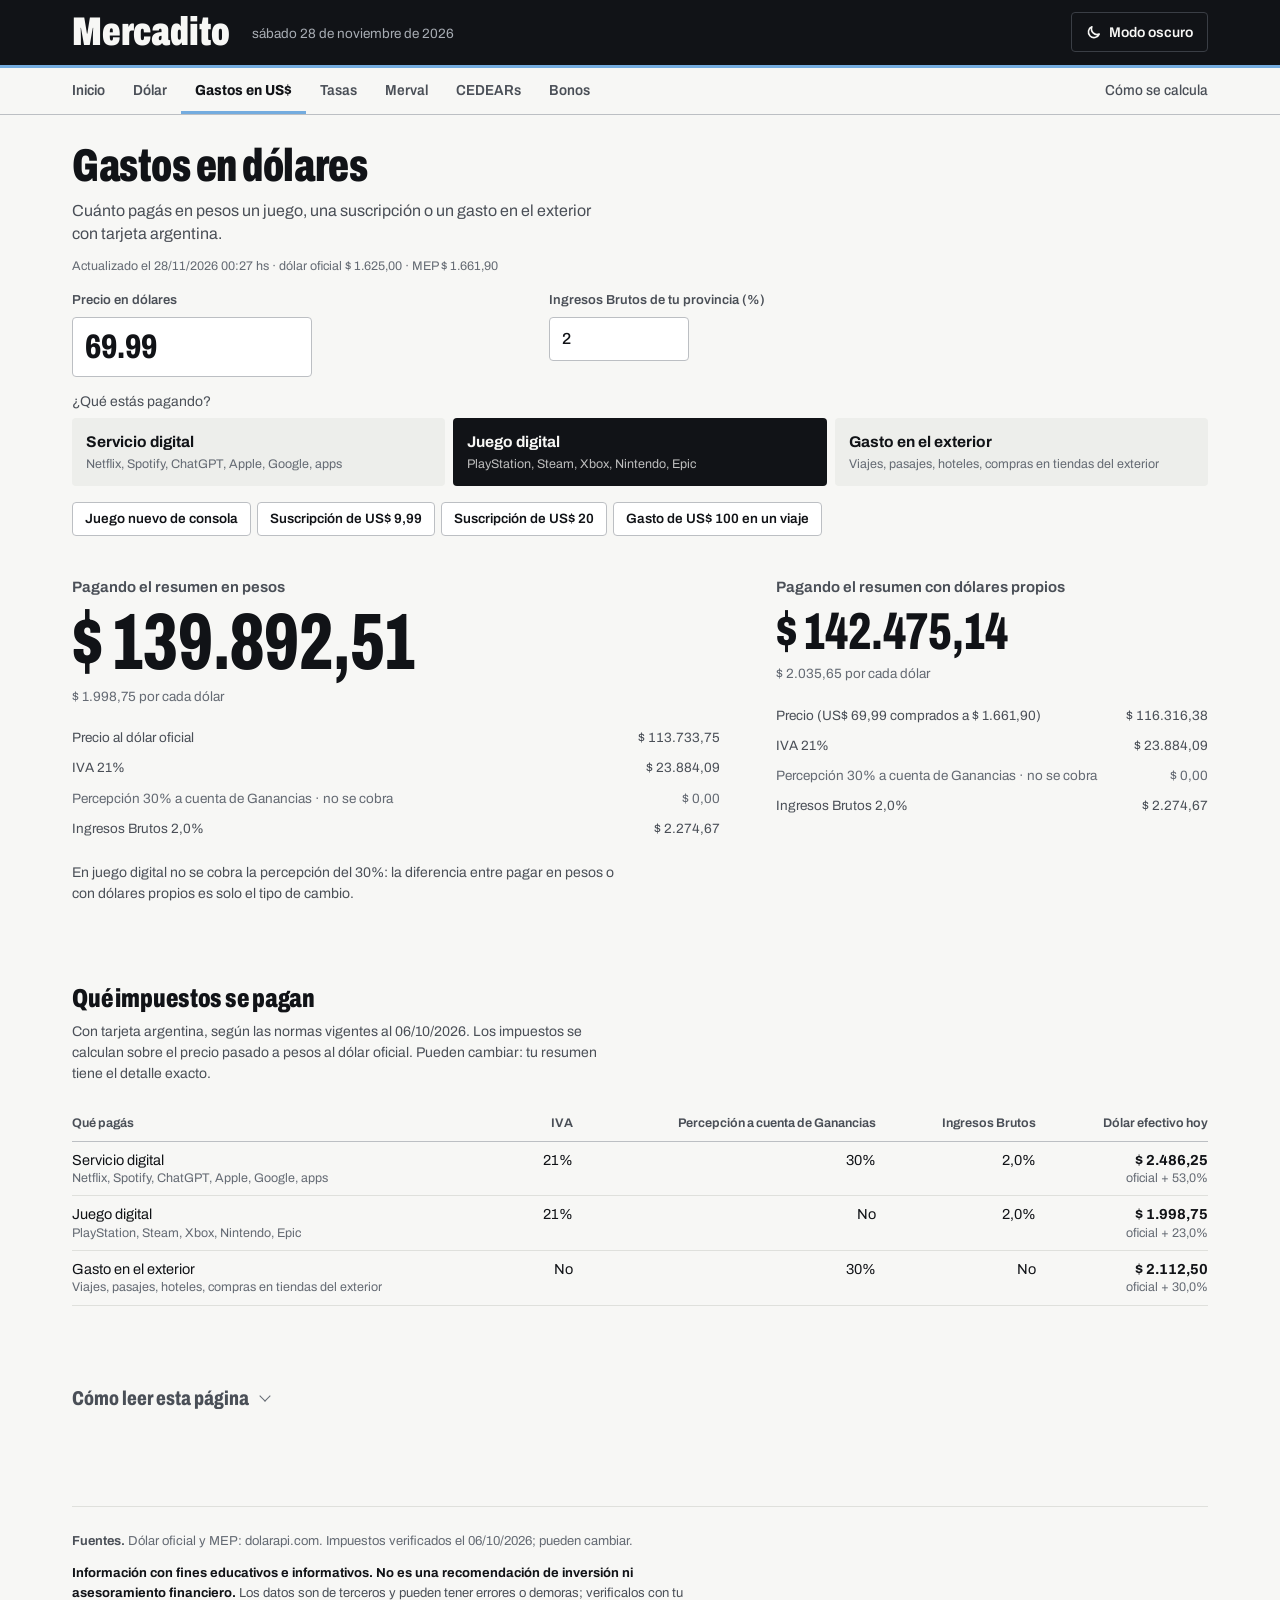
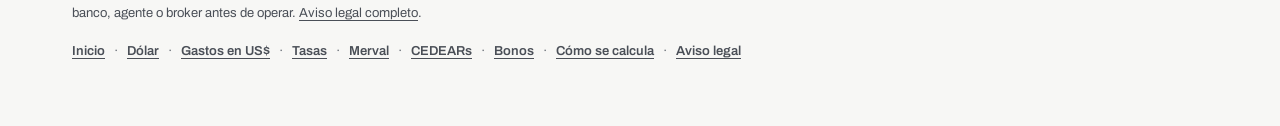
<file: gastos/index.html>
<!DOCTYPE html>
<html lang="es">
<head>
<meta charset="utf-8">
<meta name="viewport" content="width=device-width, initial-scale=1">
<title>Gastos en dólares · Mercadito</title>
<meta name="description" content="Calculadora de cuánto se paga en pesos un juego, una suscripción o un gasto en el exterior con tarjeta argentina, con los impuestos vigentes.">
<meta name="color-scheme" content="light dark">
<meta name="theme-color" content="#111317" media="(prefers-color-scheme: light)">
<meta name="theme-color" content="#050505" media="(prefers-color-scheme: dark)">
<link rel="icon" href="data:image/svg+xml,%3Csvg xmlns='http://www.w3.org/2000/svg' viewBox='0 0 16 16'%3E%3Crect width='16' height='16' rx='2' fill='%23111317'/%3E%3Cpath d='M4 11V4.5l4 4 4-4V11' fill='none' stroke='%23F7F7F5' stroke-width='1.8' stroke-linejoin='round'/%3E%3Crect y='13' width='16' height='3' fill='%2374ACDF'/%3E%3C/svg%3E">
<link rel="preconnect" href="https://fonts.googleapis.com">
<link rel="preconnect" href="https://fonts.gstatic.com" crossorigin>
<link href="https://fonts.googleapis.com/css2?family=Archivo:wdth,wght@62..125,100..900&display=swap" rel="stylesheet">
<script>
try { var t = localStorage.getItem("tema"); if (t === "claro" || t === "oscuro") document.documentElement.setAttribute("data-tema", t); } catch (e) {}
</script>
<link rel="stylesheet" href="../assets/base.css">
<style>

#precio{height:60px;font-size:34px;font-weight:800;font-stretch:72%;width:min(100%,240px)}
#iibb{width:min(100%,140px)}
.tipos-gasto{display:grid;grid-template-columns:repeat(3,minmax(0,1fr));gap:8px;border:0;padding:0;margin:14px 0 0}
.tipos-gasto legend{padding:0;margin-bottom:6px}
#nota-res{margin-top:12px}
.tipos-gasto label{position:relative;display:flex;flex-direction:column;gap:3px;padding:12px 14px 13px;cursor:pointer;
  background:var(--hundido);border-radius:4px;transition:background-color .15s,color .15s}
.tipos-gasto label:hover{background:color-mix(in srgb,var(--hundido) 60%,var(--linea-2))}
.tipos-gasto label:has(input:checked){background:var(--tinta);color:var(--fondo)}
.tipos-gasto label:has(input:checked) small{color:color-mix(in srgb,var(--fondo) 75%,var(--tinta))}
.tipos-gasto input{position:absolute;opacity:0;pointer-events:none}
.tipos-gasto b{font-size:15.5px;font-weight:700}
.tipos-gasto small{font-size:12.5px;color:var(--tinta-3);line-height:1.4}
.tipos-gasto label:focus-within{outline:2px solid var(--tinta);outline-offset:2px}
#ejemplos{align-items:center}
.resultados{display:grid;grid-template-columns:minmax(0,3fr) minmax(0,2fr);gap:0 56px;margin-top:40px}
.resultado{padding:0 0 6px}
.controles:has(#precio){align-items:flex-start}
.campo:has(#iibb){min-width:260px}
.resultado h3{margin:0;font-size:15px;font-weight:650;color:var(--tinta-2)}
.resultado .total{font-size:52px;font-weight:800;font-stretch:68%;line-height:.95;margin-top:8px;font-variant-numeric:normal}
.resultado:first-child .total{font-size:80px;font-stretch:64%;line-height:.9}
.resultado .por{font-size:13.5px;color:var(--tinta-3);margin-top:8px}
.resultados>.nota{grid-column:1 / -1;padding-top:14px}
.desglose{margin-top:16px;font-size:13.5px;color:var(--tinta-2)}
.desglose li{display:flex;justify-content:space-between;gap:12px;padding:5px 0}
.desglose li span:last-child{font-variant-numeric:tabular-nums;white-space:nowrap}
.desglose li.no{color:var(--tinta-3)}
@media (max-width:899px){
  /* el total, más cerca del precio: los ejemplos pasan abajo de los resultados y su nota */
  section[aria-labelledby="t-calc"]{display:flex;flex-direction:column}
  section[aria-labelledby="t-calc"]>.controles:has(#ejemplos){order:5;margin-top:18px}
  #resultados{order:3}
  #nota-res{order:4}
  .tipos-gasto{grid-template-columns:1fr}
  .tipos-gasto label{padding:9px 12px 10px}
  .tipos-gasto small{font-size:12px}
  .campo:has(#iibb){min-width:0}
  .tipos-gasto{gap:6px}
  .resultados{grid-template-columns:1fr}
  .resultados{margin-top:32px}
  .resultado+.resultado{margin-top:28px}
  .resultado:first-child .total{font-size:64px}
  .resultado .total{font-size:44px}
}
@media (max-width:899px){
  #tabla-imp td:nth-child(5){order:2;margin-left:auto;font-size:16px;font-weight:700;color:var(--tinta);text-align:right}
  #tabla-imp td:nth-child(2)::before{content:"IVA "}
  #tabla-imp td:nth-child(3)::before{content:"Percepción "}
  #tabla-imp td:nth-child(4)::before{content:"Ingresos Brutos "}
}

</style>
</head>
<body>
<a class="saltar" href="#contenido">Ir al contenido</a>
<header class="sitio">
  <div class="cabezal"><div class="sitio-barra">
    <a class="marca" href="../">Mercadito</a>
    <p class="cabezal-fecha">sábado 28 de noviembre de 2026</p>
    <button id="tema" class="boton boton-tema" type="button" aria-label="Cambiar a modo oscuro">
      <svg class="ico ico-luna" viewBox="0 0 16 16" aria-hidden="true"><path d="M13.2 10.1A5.6 5.6 0 0 1 5.9 2.8a5.6 5.6 0 1 0 7.3 7.3Z"/></svg>
      <svg class="ico ico-sol" viewBox="0 0 16 16" aria-hidden="true"><circle cx="8" cy="8" r="3"/><path d="M8 1.5v1.3M8 13.2v1.3M1.5 8h1.3M13.2 8h1.3M3.4 3.4l.9.9M11.7 11.7l.9.9M3.4 12.6l.9-.9M11.7 4.3l.9-.9"/></svg>
      <span id="tema-txt">Modo oscuro</span>
    </button>
  </div></div>
  <nav class="menu" aria-label="Secciones"><ul><li><a href="../">Inicio</a></li><li><a href="../dolar/">Dólar</a></li><li><a href="../gastos/" aria-current="page">Gastos en US$</a></li><li><a href="../tasas/">Tasas</a></li><li><a href="../merval/">Merval</a></li><li><a href="../sp500/">CEDEARs</a></li><li><a href="../bonos/">Bonos</a></li><li><a href="../metodologia/">Cómo se calcula</a></li></ul></nav>
</header>
<div class="pagina">
<main id="contenido">

<div class="titulo">
  <h1>Gastos en dólares</h1>
  <p class="bajada">Cuánto pagás en pesos un juego, una suscripción o un gasto en el exterior con tarjeta argentina.</p>
</div>
<p class="fecha" id="fecha">Actualizado el 28/11/2026 00:27 hs</p>

<section aria-labelledby="t-calc">
  <h2 id="t-calc" class="oculto">Calculadora</h2>
  <div class="controles">
    <label class="campo">Precio en dólares <input id="precio" type="number" inputmode="decimal" min="0" step="any" value="69.99"></label>
    <label class="campo">Ingresos Brutos de tu provincia (%) <input id="iibb" type="number" inputmode="decimal" min="0" max="10" step="0.1"></label>
  </div>
  <fieldset class="tipos-gasto" id="tipos">
    <legend class="nota">¿Qué estás pagando?</legend>
  </fieldset>
  <div class="controles"><div class="grupo" role="group" aria-label="Ejemplos" id="ejemplos"></div></div>
  <div class="resultados" id="resultados" aria-live="polite"></div>
  <p class="nota" id="nota-res"></p>
</section>

<section class="bloque" aria-labelledby="t-imp">
  <h2 id="t-imp">Qué impuestos se pagan</h2>
  <p class="nota" id="verificado"></p>
  <div class="caja-tabla"><table class="tabla-datos" id="tabla-imp">
    <thead><tr><th>Qué pagás</th><th class="der">IVA</th><th class="der">Percepción a cuenta de Ganancias</th><th class="der">Ingresos Brutos</th><th class="der">Dólar efectivo hoy</th></tr></thead>
    <tbody></tbody>
  </table></div>
</section>

<details class="bloque plegado">
  <summary><h2 id="t-glos">Cómo leer esta página</h2></summary>
  <dl class="glosario">
    <div><dt>Dólar tarjeta</dt><dd>Dólar oficial más la percepción del 30%. Es lo que se paga en un gasto en el exterior; en servicios digitales se suman además el IVA y los Ingresos Brutos.</dd></div>
    <div><dt>Percepción del 30%</dt><dd>Figura en el resumen como «RG 5617». Es un pago a cuenta de Ganancias o Bienes Personales: quien paga esos impuestos la descuenta, y quien no, puede pedir la devolución a ARCA. Desde abril de 2025 no se cobra en las plataformas de juegos.</dd></div>
    <div><dt>Pagar con dólares propios</dt><dd>Si el saldo en dólares del resumen se paga con dólares (por ejemplo comprados por MEP) y no en pesos, no se cobra la percepción del 30%. El IVA y los Ingresos Brutos se cobran igual. Si el resumen está en débito automático en pesos, se paga en pesos.</dd></div>
    <div><dt>Ingresos Brutos</dt><dd>Percepción provincial sobre servicios digitales del exterior. En CABA y Provincia de Buenos Aires es 2%; en otras provincias cambia. Figura en el resumen.</dd></div>
    <div><dt>Servicios que cobran en pesos</dt><dd>Algunos servicios publican su precio en pesos. En ese caso esta cuenta no aplica tal cual: revisá en tu resumen qué impuestos se suman.</dd></div>
  </dl>
</details>

</main>
<footer class="sitio-pie">
  <p class="pie-fuentes"><b>Fuentes.</b> Dólar oficial y MEP: dolarapi.com. Impuestos verificados el 06/10/2026; pueden cambiar.</p>
  <p class="pie-aviso"><strong>Información con fines educativos e informativos. No es una recomendación de inversión ni asesoramiento financiero.</strong> Los datos son de terceros y pueden tener errores o demoras; verificalos con tu banco, agente o broker antes de operar. <a href="../legal/">Aviso legal completo</a>.</p>
  <nav class="pie-sumario" aria-label="Secciones de Mercadito"><ul><li><a href="../">Inicio</a></li><li><a href="../dolar/">Dólar</a></li><li><a href="../gastos/">Gastos en US$</a></li><li><a href="../tasas/">Tasas</a></li><li><a href="../merval/">Merval</a></li><li><a href="../sp500/">CEDEARs</a></li><li><a href="../bonos/">Bonos</a></li><li><a href="../metodologia/">Cómo se calcula</a></li><li><a href="../legal/">Aviso legal</a></li></ul></nav>
</footer>
</div>
<script src="../assets/base.js"></script>
<script>

const M = Mercadito;
const D = {"oficial": 1625.0, "mep": 1661.9, "f": "2026-11-27T18:00:00.000Z", "iva": 21, "percepcion": 30, "iibb": 2, "verificado": "06/10/2026", "tipos": [{"k": "servicio", "n": "Servicio digital", "ej": "Netflix, Spotify, ChatGPT, Apple, Google, apps", "iva": true, "per": true, "iibb": true}, {"k": "juego", "n": "Juego digital", "ej": "PlayStation, Steam, Xbox, Nintendo, Epic", "iva": true, "per": false, "iibb": true}, {"k": "exterior", "n": "Gasto en el exterior", "ej": "Viajes, pasajes, hoteles, compras en tiendas del exterior", "iva": false, "per": true, "iibb": false}], "ejemplos": [{"n": "Juego nuevo de consola", "p": 69.99, "k": "juego"}, {"n": "Suscripción de US$ 9,99", "p": 9.99, "k": "servicio"}, {"n": "Suscripción de US$ 20", "p": 20, "k": "servicio"}, {"n": "Gasto de US$ 100 en un viaje", "p": 100, "k": "exterior"}]};
const $ = id => document.getElementById(id);
const porTipo = Object.fromEntries(D.tipos.map(t => [t.k, t]));
let tipo = "juego";

$("iibb").value = D.iibb;
$("fecha").textContent += " · dólar oficial " + M.pesos(D.oficial) + (D.mep ? " · MEP " + M.pesos(D.mep) : "");
$("verificado").textContent = "Con tarjeta argentina, según las normas vigentes al " + D.verificado +
  ". Los impuestos se calculan sobre el precio pasado a pesos al dólar oficial. Pueden cambiar: tu resumen tiene el detalle exacto.";

$("tipos").insertAdjacentHTML("beforeend", D.tipos.map(t =>
  "<label><input type='radio' name='tipo' value='" + t.k + "'" + (t.k === tipo ? " checked" : "") + ">" +
  "<b>" + M.esc(t.n) + "</b><small>" + M.esc(t.ej) + "</small></label>").join(""));
$("ejemplos").innerHTML = D.ejemplos.map((e, i) =>
  "<button type='button' class='boton boton-chico' data-i='" + i + "'>" + M.esc(e.n) + "</button>").join("");

// Desglose de un pago: el precio va al dólar oficial (o al MEP si se paga con dólares propios)
function desglose(precio, t, iibb, conDolares) {
  const base = precio * D.oficial;
  const filas = [];
  filas.push([conDolares ? "Precio (" + M.dolares(precio) + " comprados a " + M.pesos(D.mep) + ")" : "Precio al dólar oficial",
    conDolares ? precio * D.mep : base, true]);
  filas.push(["IVA " + D.iva + "%", t.iva ? base * D.iva / 100 : 0, t.iva]);
  filas.push(["Percepción " + D.percepcion + "% a cuenta de Ganancias", t.per && !conDolares ? base * D.percepcion / 100 : 0, t.per && !conDolares]);
  filas.push(["Ingresos Brutos " + M.num(iibb, 1) + "%", t.iibb ? base * iibb / 100 : 0, t.iibb]);
  return filas;
}

function tarjeta(titulo, filas, precio) {
  const total = filas.reduce((s, f) => s + f[1], 0);
  return "<div class='resultado'><h3>" + titulo + "</h3><p class='total num'>" + M.pesos(total) + "</p>" +
    "<p class='por'>" + M.pesos(total / precio) + " por cada dólar</p><ul class='desglose'>" +
    filas.map(f => "<li" + (f[2] ? "" : " class='no'") + "><span>" + M.esc(f[0]) + (f[2] ? "" : " · no se cobra") + "</span><span>" +
      M.pesos(f[1]) + "</span></li>").join("") + "</ul></div>";
}

function calcular() {
  const precio = parseFloat($("precio").value);
  const iibb = Math.max(0, parseFloat($("iibb").value) || 0);
  const t = porTipo[tipo];
  if (!(precio > 0)) {
    $("resultados").innerHTML = "<p class='nota'>Ingresá un precio en dólares.</p>";
    $("nota-res").textContent = "";
    return;
  }
  let html = tarjeta("Pagando el resumen en pesos", desglose(precio, t, iibb, false), precio);
  if (D.mep) html += tarjeta("Pagando el resumen con dólares propios", desglose(precio, t, iibb, true), precio);
  $("resultados").innerHTML = html;
  $("nota-res").textContent = t.per
    ? "La percepción del 30% es un pago a cuenta: se puede descontar de Ganancias o Bienes Personales, o pedir su devolución a ARCA."
    : "En " + t.n.toLowerCase() + " no se cobra la percepción del 30%: la diferencia entre pagar en pesos o con dólares propios es solo el tipo de cambio.";
  pintarTabla(iibb);
}

function pintarTabla(iibb) {
  $("tabla-imp").tBodies[0].innerHTML = D.tipos.map(t => {
    const rec = (t.iva ? D.iva : 0) + (t.per ? D.percepcion : 0) + (t.iibb ? iibb : 0);
    return "<tr><td>" + M.esc(t.n) + "<span class='sub'>" + M.esc(t.ej) + "</span></td>" +
      "<td class='der'>" + (t.iva ? D.iva + "%" : "No") + "</td><td class='der'>" + (t.per ? D.percepcion + "%" : "No") + "</td>" +
      "<td class='der'>" + (t.iibb ? M.num(iibb, 1) + "%" : "No") + "</td>" +
      "<td class='der num'><b>" + M.pesos(D.oficial * (1 + rec / 100)) + "</b><span class='sub'>oficial + " + M.num(rec, 1) + "%</span></td></tr>";
  }).join("");
}

$("tipos").addEventListener("change", e => { tipo = e.target.value; calcular(); });
["precio", "iibb"].forEach(id => $(id).addEventListener("input", calcular));
$("ejemplos").addEventListener("click", e => {
  const b = e.target.closest("button"); if (!b) return;
  const ej = D.ejemplos[+b.dataset.i];
  $("precio").value = ej.p;
  tipo = ej.k;
  $("tipos").querySelectorAll("input").forEach(i => { i.checked = i.value === tipo; });
  calcular();
});
calcular();

</script>
</body>
</html>
</file>
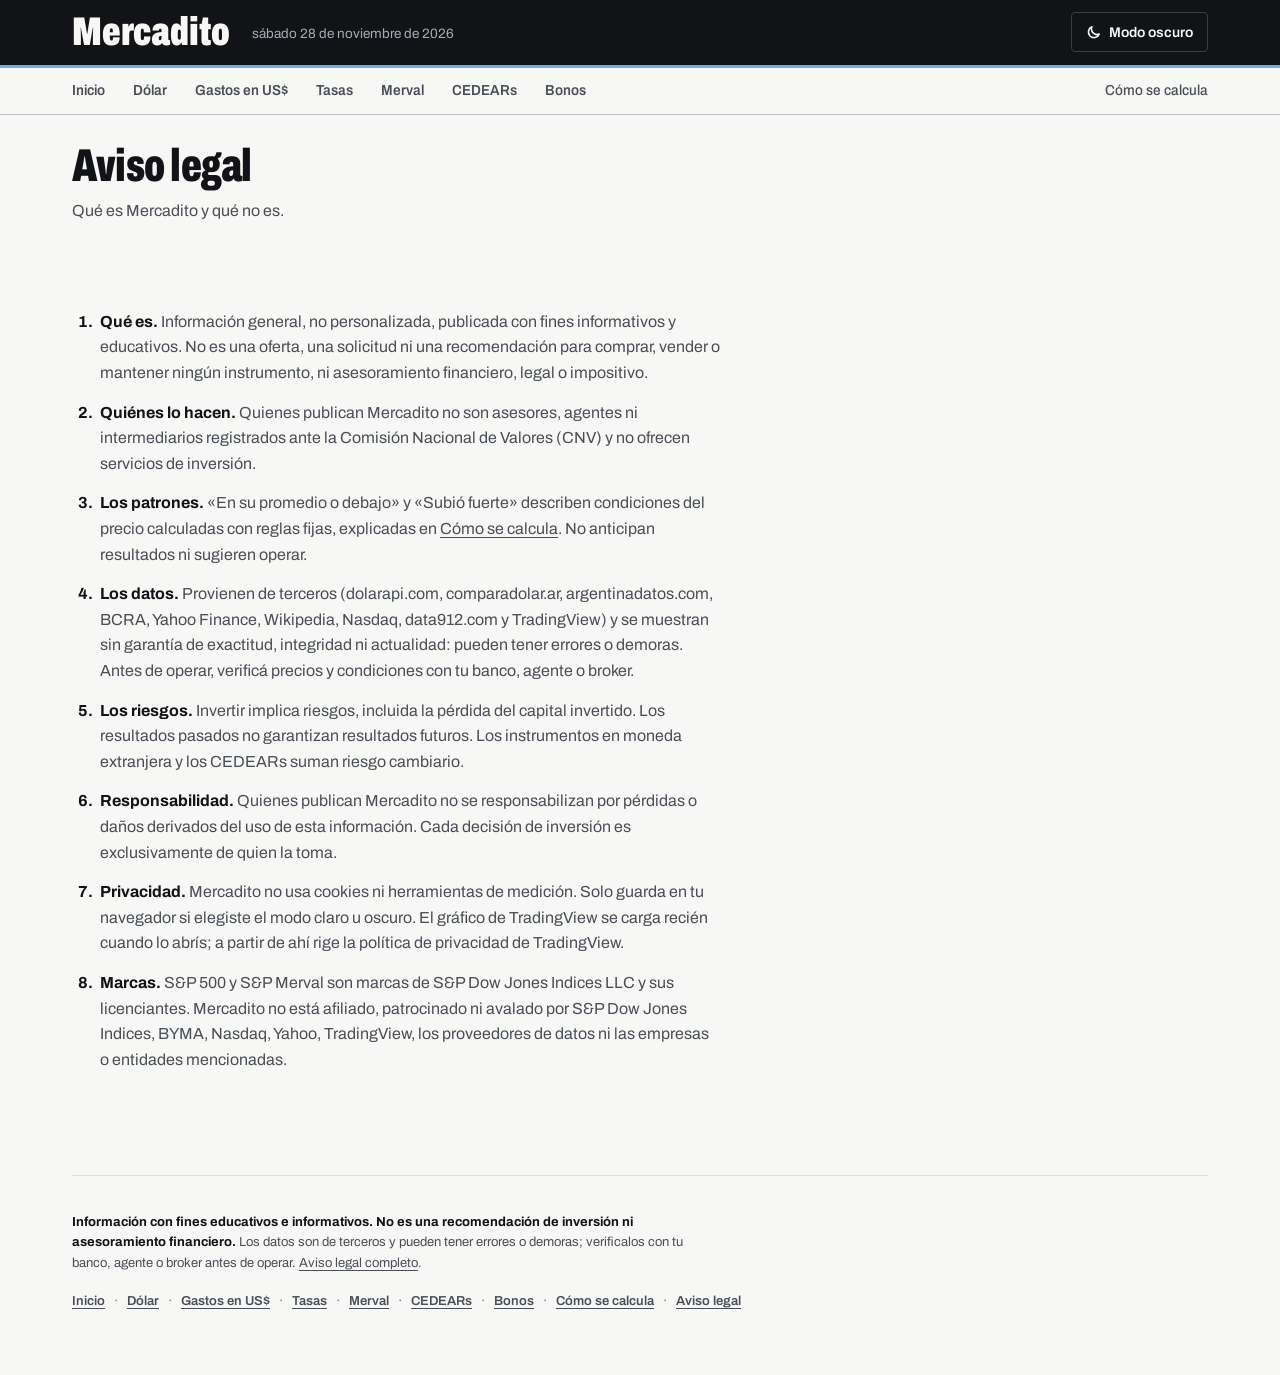
<file: legal/index.html>
<!DOCTYPE html>
<html lang="es">
<head>
<meta charset="utf-8">
<meta name="viewport" content="width=device-width, initial-scale=1">
<title>Aviso legal · Mercadito</title>
<meta name="description" content="Mercadito publica información con fines educativos e informativos; no es una recomendación de inversión.">
<meta name="color-scheme" content="light dark">
<meta name="theme-color" content="#111317" media="(prefers-color-scheme: light)">
<meta name="theme-color" content="#050505" media="(prefers-color-scheme: dark)">
<link rel="icon" href="data:image/svg+xml,%3Csvg xmlns='http://www.w3.org/2000/svg' viewBox='0 0 16 16'%3E%3Crect width='16' height='16' rx='2' fill='%23111317'/%3E%3Cpath d='M4 11V4.5l4 4 4-4V11' fill='none' stroke='%23F7F7F5' stroke-width='1.8' stroke-linejoin='round'/%3E%3Crect y='13' width='16' height='3' fill='%2374ACDF'/%3E%3C/svg%3E">
<link rel="preconnect" href="https://fonts.googleapis.com">
<link rel="preconnect" href="https://fonts.gstatic.com" crossorigin>
<link href="https://fonts.googleapis.com/css2?family=Archivo:wdth,wght@62..125,100..900&display=swap" rel="stylesheet">
<script>
try { var t = localStorage.getItem("tema"); if (t === "claro" || t === "oscuro") document.documentElement.setAttribute("data-tema", t); } catch (e) {}
</script>
<link rel="stylesheet" href="../assets/base.css">
<style>

.texto{max-width:72ch}
.texto p,.texto li{font-size:16px;line-height:1.6;color:var(--tinta-2)}
.texto p{margin-top:10px}
.texto ul,.texto ol{margin-top:10px}
.texto ul li{padding:7px 0}
.texto b{color:var(--tinta);font-weight:700}
.legal{list-style:decimal;padding-left:24px}
.legal li{padding:7px 0 7px 4px}
.legal li::marker{font-weight:700;color:var(--tinta)}

</style>
</head>
<body>
<a class="saltar" href="#contenido">Ir al contenido</a>
<header class="sitio">
  <div class="cabezal"><div class="sitio-barra">
    <a class="marca" href="../">Mercadito</a>
    <p class="cabezal-fecha">sábado 28 de noviembre de 2026</p>
    <button id="tema" class="boton boton-tema" type="button" aria-label="Cambiar a modo oscuro">
      <svg class="ico ico-luna" viewBox="0 0 16 16" aria-hidden="true"><path d="M13.2 10.1A5.6 5.6 0 0 1 5.9 2.8a5.6 5.6 0 1 0 7.3 7.3Z"/></svg>
      <svg class="ico ico-sol" viewBox="0 0 16 16" aria-hidden="true"><circle cx="8" cy="8" r="3"/><path d="M8 1.5v1.3M8 13.2v1.3M1.5 8h1.3M13.2 8h1.3M3.4 3.4l.9.9M11.7 11.7l.9.9M3.4 12.6l.9-.9M11.7 4.3l.9-.9"/></svg>
      <span id="tema-txt">Modo oscuro</span>
    </button>
  </div></div>
  <nav class="menu" aria-label="Secciones"><ul><li><a href="../">Inicio</a></li><li><a href="../dolar/">Dólar</a></li><li><a href="../gastos/">Gastos en US$</a></li><li><a href="../tasas/">Tasas</a></li><li><a href="../merval/">Merval</a></li><li><a href="../sp500/">CEDEARs</a></li><li><a href="../bonos/">Bonos</a></li><li><a href="../metodologia/">Cómo se calcula</a></li></ul></nav>
</header>
<div class="pagina">
<main id="contenido">

<div class="titulo">
  <h1>Aviso legal</h1>
  <p class="bajada">Qué es Mercadito y qué no es.</p>
</div>

<section class="bloque texto">
  <ol class="legal">
    <li><b>Qué es.</b> Información general, no personalizada, publicada con fines informativos y educativos. No es una oferta,
      una solicitud ni una recomendación para comprar, vender o mantener ningún instrumento, ni asesoramiento financiero, legal o impositivo.</li>
    <li><b>Quiénes lo hacen.</b> Quienes publican Mercadito no son asesores, agentes ni intermediarios registrados ante la
      Comisión Nacional de Valores (CNV) y no ofrecen servicios de inversión.</li>
    <li><b>Los patrones.</b> «En su promedio o debajo» y «Subió fuerte» describen condiciones del precio calculadas con reglas fijas,
      explicadas en <a href="../metodologia/">Cómo se calcula</a>. No anticipan resultados ni sugieren operar.</li>
    <li><b>Los datos.</b> Provienen de terceros (dolarapi.com, comparadolar.ar, argentinadatos.com, BCRA, Yahoo Finance, Wikipedia,
      Nasdaq, data912.com y TradingView) y se muestran sin garantía de exactitud, integridad ni actualidad: pueden tener errores o demoras.
      Antes de operar, verificá precios y condiciones con tu banco, agente o broker.</li>
    <li><b>Los riesgos.</b> Invertir implica riesgos, incluida la pérdida del capital invertido. Los resultados pasados no garantizan
      resultados futuros. Los instrumentos en moneda extranjera y los CEDEARs suman riesgo cambiario.</li>
    <li><b>Responsabilidad.</b> Quienes publican Mercadito no se responsabilizan por pérdidas o daños derivados del uso de esta información.
      Cada decisión de inversión es exclusivamente de quien la toma.</li>
    <li><b>Privacidad.</b> Mercadito no usa cookies ni herramientas de medición. Solo guarda en tu navegador si elegiste el modo claro u oscuro.
      El gráfico de TradingView se carga recién cuando lo abrís; a partir de ahí rige la política de privacidad de TradingView.</li>
    <li><b>Marcas.</b> S&amp;P 500 y S&amp;P Merval son marcas de S&amp;P Dow Jones Indices LLC y sus licenciantes. Mercadito no está afiliado,
      patrocinado ni avalado por S&amp;P Dow Jones Indices, BYMA, Nasdaq, Yahoo, TradingView, los proveedores de datos ni las empresas o entidades mencionadas.</li>
  </ol>
</section>

</main>
<footer class="sitio-pie">
  
  <p class="pie-aviso"><strong>Información con fines educativos e informativos. No es una recomendación de inversión ni asesoramiento financiero.</strong> Los datos son de terceros y pueden tener errores o demoras; verificalos con tu banco, agente o broker antes de operar. <a href="../legal/">Aviso legal completo</a>.</p>
  <nav class="pie-sumario" aria-label="Secciones de Mercadito"><ul><li><a href="../">Inicio</a></li><li><a href="../dolar/">Dólar</a></li><li><a href="../gastos/">Gastos en US$</a></li><li><a href="../tasas/">Tasas</a></li><li><a href="../merval/">Merval</a></li><li><a href="../sp500/">CEDEARs</a></li><li><a href="../bonos/">Bonos</a></li><li><a href="../metodologia/">Cómo se calcula</a></li><li><a href="../legal/">Aviso legal</a></li></ul></nav>
</footer>
</div>
<script src="../assets/base.js"></script>
<script>

</script>
</body>
</html>
</file>
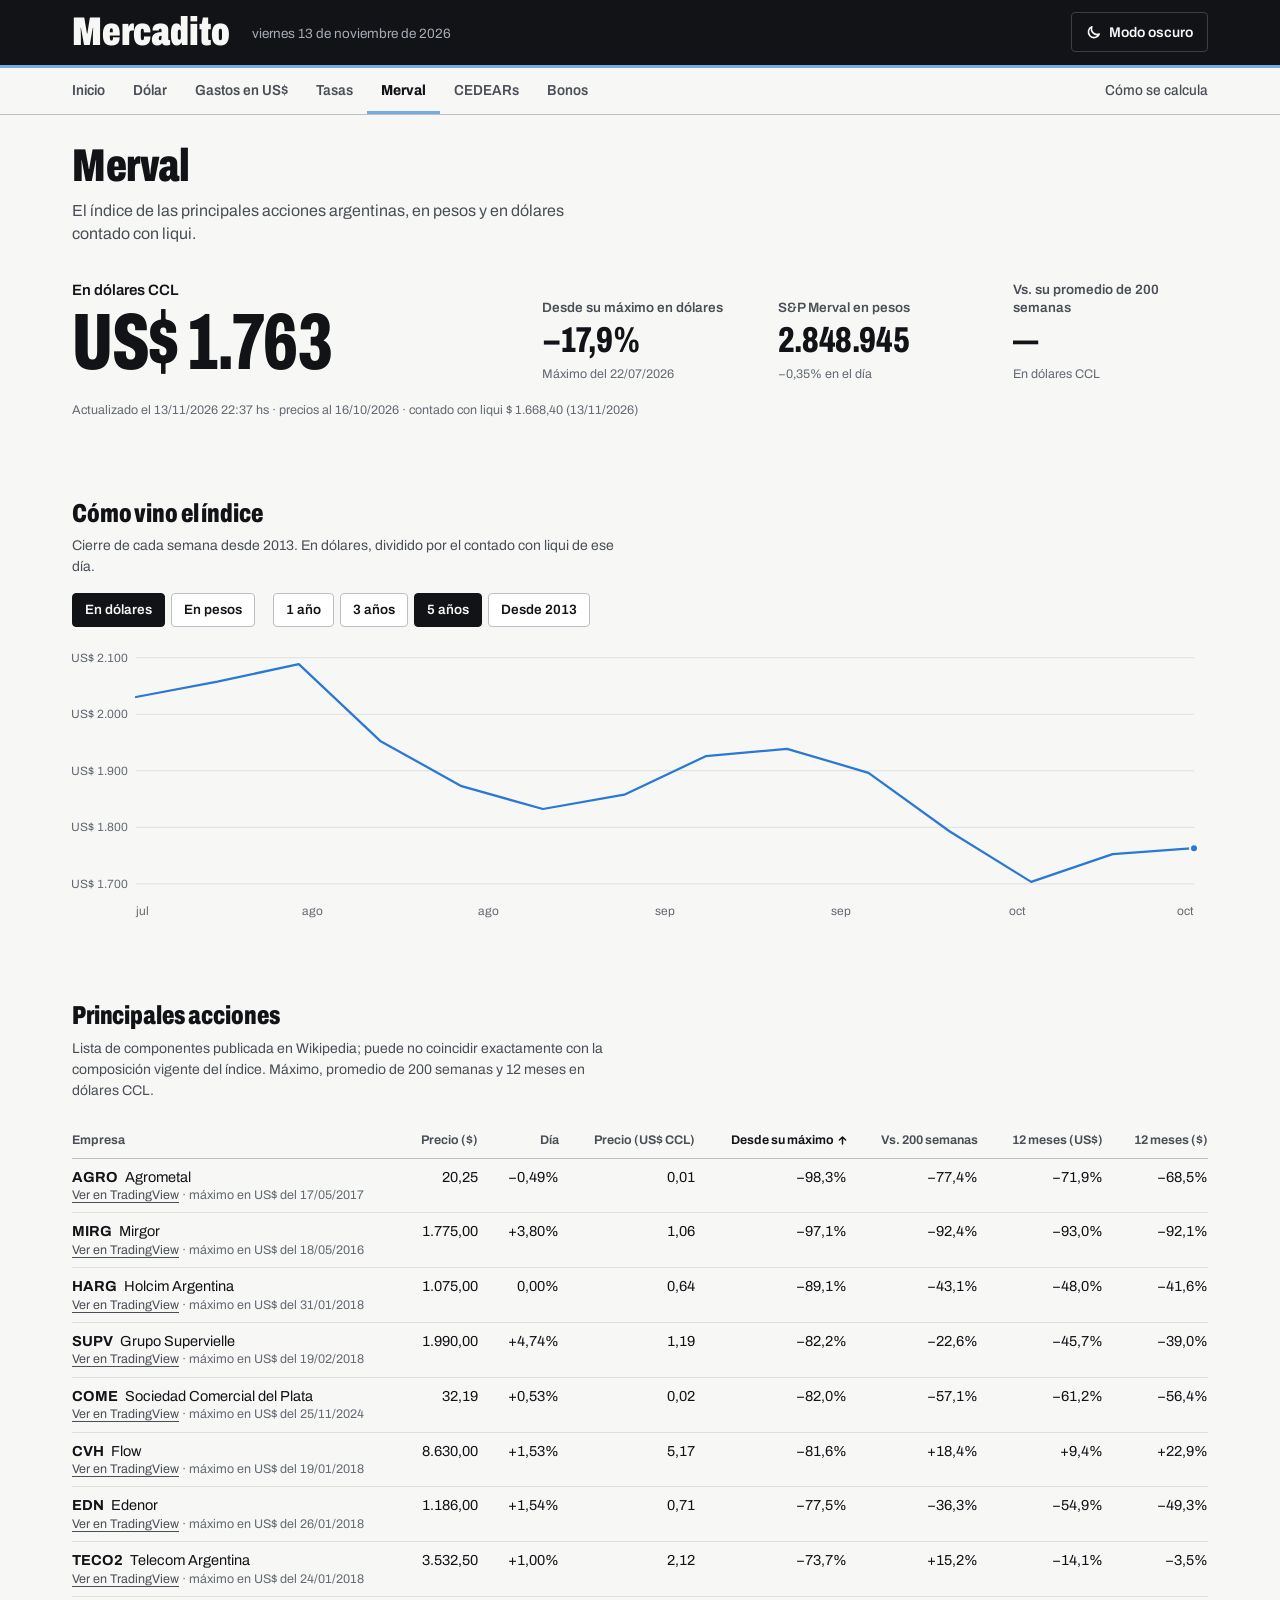
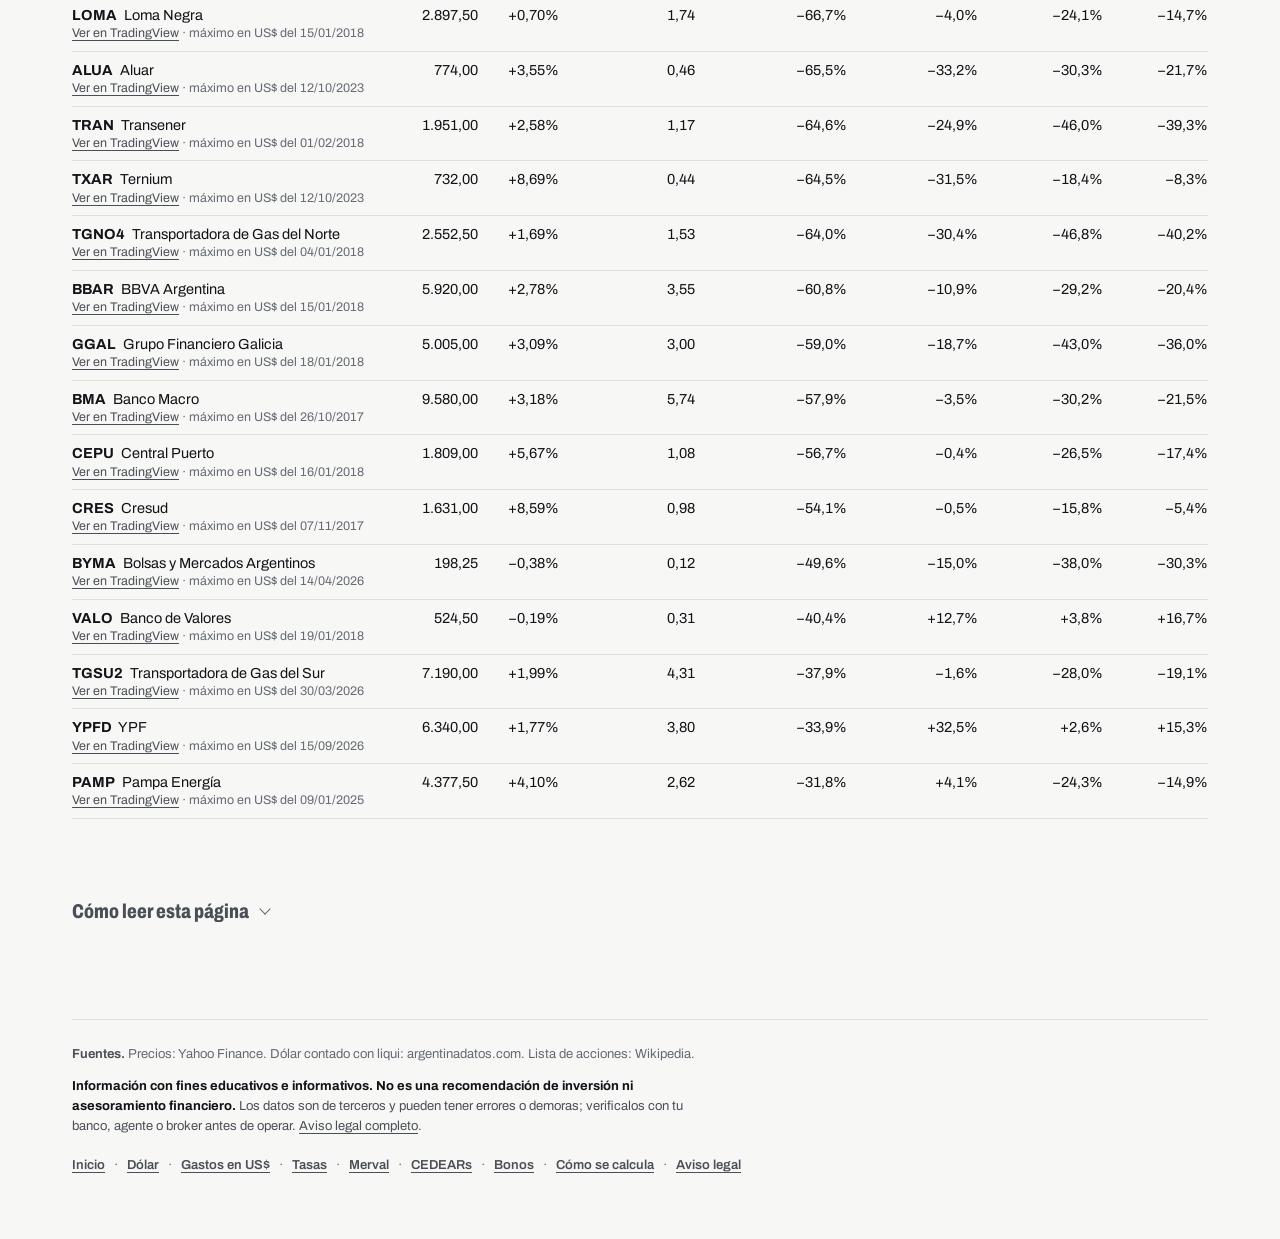
<file: merval/index.html>
<!DOCTYPE html>
<html lang="es">
<head>
<meta charset="utf-8">
<meta name="viewport" content="width=device-width, initial-scale=1">
<title>Merval · Mercadito</title>
<meta name="description" content="El índice S&amp;P Merval y las principales acciones argentinas, en pesos y en dólares contado con liqui.">
<meta name="color-scheme" content="light dark">
<meta name="theme-color" content="#111317" media="(prefers-color-scheme: light)">
<meta name="theme-color" content="#050505" media="(prefers-color-scheme: dark)">
<link rel="icon" href="data:image/svg+xml,%3Csvg xmlns='http://www.w3.org/2000/svg' viewBox='0 0 16 16'%3E%3Crect width='16' height='16' rx='2' fill='%23111317'/%3E%3Cpath d='M4 11V4.5l4 4 4-4V11' fill='none' stroke='%23F7F7F5' stroke-width='1.8' stroke-linejoin='round'/%3E%3Crect y='13' width='16' height='3' fill='%2374ACDF'/%3E%3C/svg%3E">
<link rel="preconnect" href="https://fonts.googleapis.com">
<link rel="preconnect" href="https://fonts.gstatic.com" crossorigin>
<link href="https://fonts.googleapis.com/css2?family=Archivo:wdth,wght@62..125,100..900&display=swap" rel="stylesheet">
<script>
try { var t = localStorage.getItem("tema"); if (t === "claro" || t === "oscuro") document.documentElement.setAttribute("data-tema", t); } catch (e) {}
</script>
<link rel="stylesheet" href="../assets/base.css">
<style>

.tv{font-size:12.5px;color:var(--tinta-2)}
#tabla td:first-child b{margin-right:4px}
@media (max-width:899px){
  /* a la vista: acción, precio en pesos y variación del día; lo demás, al tocar la fila */
  #tabla tr:not(.abierta) td:nth-child(n+4),
  #tabla tr:not(.abierta) td:first-child .sub{display:none}
  #tabla td:nth-child(2){order:2;margin-left:auto;font-size:16px;font-weight:700;color:var(--tinta);text-align:right}
  #tabla td:nth-child(2)::before{content:"$ "}
  #tabla td:nth-child(3)::before{content:"Día "}
  #tabla td:nth-child(4)::before{content:"US$ "}
  #tabla td:nth-child(5)::before{content:"Desde su máximo "}
  #tabla td:nth-child(6)::before{content:"Vs. 200 sem. "}
  #tabla td:nth-child(7)::before{content:"12 meses US$ "}
  #tabla td:nth-child(8)::before{content:"12 meses $ "}
}

</style>
</head>
<body>
<a class="saltar" href="#contenido">Ir al contenido</a>
<header class="sitio">
  <div class="cabezal"><div class="sitio-barra">
    <a class="marca" href="../">Mercadito</a>
    <p class="cabezal-fecha">viernes 13 de noviembre de 2026</p>
    <button id="tema" class="boton boton-tema" type="button" aria-label="Cambiar a modo oscuro">
      <svg class="ico ico-luna" viewBox="0 0 16 16" aria-hidden="true"><path d="M13.2 10.1A5.6 5.6 0 0 1 5.9 2.8a5.6 5.6 0 1 0 7.3 7.3Z"/></svg>
      <svg class="ico ico-sol" viewBox="0 0 16 16" aria-hidden="true"><circle cx="8" cy="8" r="3"/><path d="M8 1.5v1.3M8 13.2v1.3M1.5 8h1.3M13.2 8h1.3M3.4 3.4l.9.9M11.7 11.7l.9.9M3.4 12.6l.9-.9M11.7 4.3l.9-.9"/></svg>
      <span id="tema-txt">Modo oscuro</span>
    </button>
  </div></div>
  <nav class="menu" aria-label="Secciones"><ul><li><a href="../">Inicio</a></li><li><a href="../dolar/">Dólar</a></li><li><a href="../gastos/">Gastos en US$</a></li><li><a href="../tasas/">Tasas</a></li><li><a href="../merval/" aria-current="page">Merval</a></li><li><a href="../sp500/">CEDEARs</a></li><li><a href="../bonos/">Bonos</a></li><li><a href="../metodologia/">Cómo se calcula</a></li></ul></nav>
</header>
<div class="pagina">
<main id="contenido">

<div class="titulo">
  <h1>Merval</h1>
  <p class="bajada">El índice de las principales acciones argentinas, en pesos y en dólares contado con liqui.</p>
</div>
<section aria-label="El índice"><div class="cifras" id="cifras"></div></section>
<p class="fecha" id="fecha">Actualizado el 13/11/2026 22:37 hs</p>

<section class="bloque" aria-labelledby="t-hist">
  <h2 id="t-hist">Cómo vino el índice</h2>
  <p class="nota">Cierre de cada semana desde 2013. En dólares, dividido por el contado con liqui de ese día.</p>
  <div class="controles">
    <div class="grupo" role="group" aria-label="Moneda" id="monedas"></div>
    <div class="grupo" role="group" aria-label="Período" id="rangos"></div>
  </div>
  <div id="grafico"></div>
</section>

<section class="bloque" aria-labelledby="t-acc">
  <h2 id="t-acc">Principales acciones</h2>
  <p class="nota">Lista de componentes publicada en Wikipedia; puede no coincidir exactamente con la composición vigente del índice. Máximo, promedio de 200 semanas y 12 meses en dólares CCL.</p>
  <div class="caja-tabla"><table class="tabla-datos" id="tabla" data-ficha>
    <thead><tr>
      <th data-k="t" data-asc="1"><button type="button">Empresa</button></th>
      <th class="der" data-k="p"><button type="button">Precio ($)</button></th>
      <th class="der" data-k="var"><button type="button">Día</button></th>
      <th class="der" data-k="pu"><button type="button">Precio (US$ CCL)</button></th>
      <th class="der" data-k="da" data-asc="1"><button type="button">Desde su máximo</button></th>
      <th class="der" data-k="dm" data-asc="1"><button type="button">Vs. 200 semanas</button></th>
      <th class="der" data-k="ru"><button type="button">12 meses (US$)</button></th>
      <th class="der" data-k="rp"><button type="button">12 meses ($)</button></th>
    </tr></thead>
    <tbody></tbody>
  </table></div>
</section>

<details class="bloque plegado">
  <summary><h2 id="t-glos">Cómo leer esta página</h2></summary>
  <dl class="glosario">
    <div><dt>En dólares CCL</dt><dd>Precio en pesos dividido por el dólar contado con liqui del mismo día. Permite comparar precios de distintos años sin el efecto de la inflación y las devaluaciones.</dd></div>
    <div><dt>Desde su máximo</dt><dd>Cuánto le falta al precio en dólares para volver al mayor valor que tuvo desde 2013, cuando empieza la serie del contado con liqui.</dd></div>
    <div><dt>Vs. 200 semanas</dt><dd>Distancia del precio en dólares a su promedio de las últimas 200 semanas, casi cuatro años.</dd></div>
    <div><dt>12 meses</dt><dd>Variación del precio en el último año, en dólares y en pesos.</dd></div>
  </dl>
</details>

</main>
<footer class="sitio-pie">
  <p class="pie-fuentes"><b>Fuentes.</b> Precios: Yahoo Finance. Dólar contado con liqui: argentinadatos.com. Lista de acciones: Wikipedia.</p>
  <p class="pie-aviso"><strong>Información con fines educativos e informativos. No es una recomendación de inversión ni asesoramiento financiero.</strong> Los datos son de terceros y pueden tener errores o demoras; verificalos con tu banco, agente o broker antes de operar. <a href="../legal/">Aviso legal completo</a>.</p>
  <nav class="pie-sumario" aria-label="Secciones de Mercadito"><ul><li><a href="../">Inicio</a></li><li><a href="../dolar/">Dólar</a></li><li><a href="../gastos/">Gastos en US$</a></li><li><a href="../tasas/">Tasas</a></li><li><a href="../merval/">Merval</a></li><li><a href="../sp500/">CEDEARs</a></li><li><a href="../bonos/">Bonos</a></li><li><a href="../metodologia/">Cómo se calcula</a></li><li><a href="../legal/">Aviso legal</a></li></ul></nav>
</footer>
</div>
<script src="../assets/base.js"></script>
<script>

const M = Mercadito;
const D = {"indice": {"p": 2848945.0, "var": -0.35, "f": "2026-10-16", "pu": 1762.96, "da": -17.9, "fa": "2026-07-22", "dm": null, "ru": null, "rp": null}, "filas": [{"t": "YPFD", "n": "YPF", "p": 6340.0, "var": 1.77, "f": "2026-11-13", "pu": 3.8, "da": -33.9, "fa": "2026-09-15", "dm": 32.5, "ru": 2.6, "rp": 15.3}, {"t": "GGAL", "n": "Grupo Financiero Galicia", "p": 5005.0, "var": 3.09, "f": "2026-11-13", "pu": 3.0, "da": -59.0, "fa": "2018-01-18", "dm": -18.7, "ru": -43.0, "rp": -36.0}, {"t": "BMA", "n": "Banco Macro", "p": 9580.0, "var": 3.18, "f": "2026-11-13", "pu": 5.74, "da": -57.9, "fa": "2017-10-26", "dm": -3.5, "ru": -30.2, "rp": -21.5}, {"t": "TECO2", "n": "Telecom Argentina", "p": 3532.5, "var": 1.0, "f": "2026-11-13", "pu": 2.12, "da": -73.7, "fa": "2018-01-24", "dm": 15.2, "ru": -14.1, "rp": -3.5}, {"t": "PAMP", "n": "Pampa Energía", "p": 4377.5, "var": 4.1, "f": "2026-11-13", "pu": 2.62, "da": -31.8, "fa": "2025-01-09", "dm": 4.1, "ru": -24.3, "rp": -14.9}, {"t": "BBAR", "n": "BBVA Argentina", "p": 5920.0, "var": 2.78, "f": "2026-11-13", "pu": 3.55, "da": -60.8, "fa": "2018-01-15", "dm": -10.9, "ru": -29.2, "rp": -20.4}, {"t": "TGSU2", "n": "Transportadora de Gas del Sur", "p": 7190.0, "var": 1.99, "f": "2026-11-13", "pu": 4.31, "da": -37.9, "fa": "2026-03-30", "dm": -1.6, "ru": -28.0, "rp": -19.1}, {"t": "TXAR", "n": "Ternium", "p": 732.0, "var": 8.69, "f": "2026-11-13", "pu": 0.44, "da": -64.5, "fa": "2023-10-12", "dm": -31.5, "ru": -18.4, "rp": -8.3}, {"t": "CEPU", "n": "Central Puerto", "p": 1809.0, "var": 5.67, "f": "2026-11-13", "pu": 1.08, "da": -56.7, "fa": "2018-01-16", "dm": -0.4, "ru": -26.5, "rp": -17.4}, {"t": "ALUA", "n": "Aluar", "p": 774.0, "var": 3.55, "f": "2026-11-13", "pu": 0.46, "da": -65.5, "fa": "2023-10-12", "dm": -33.2, "ru": -30.3, "rp": -21.7}, {"t": "EDN", "n": "Edenor", "p": 1186.0, "var": 1.54, "f": "2026-11-13", "pu": 0.71, "da": -77.5, "fa": "2018-01-26", "dm": -36.3, "ru": -54.9, "rp": -49.3}, {"t": "BYMA", "n": "Bolsas y Mercados Argentinos", "p": 198.25, "var": -0.38, "f": "2026-11-13", "pu": 0.12, "da": -49.6, "fa": "2026-04-14", "dm": -15.0, "ru": -38.0, "rp": -30.3}, {"t": "LOMA", "n": "Loma Negra", "p": 2897.5, "var": 0.7, "f": "2026-11-13", "pu": 1.74, "da": -66.7, "fa": "2018-01-15", "dm": -4.0, "ru": -24.1, "rp": -14.7}, {"t": "SUPV", "n": "Grupo Supervielle", "p": 1990.0, "var": 4.74, "f": "2026-11-13", "pu": 1.19, "da": -82.2, "fa": "2018-02-19", "dm": -22.6, "ru": -45.7, "rp": -39.0}, {"t": "CVH", "n": "Flow", "p": 8630.0, "var": 1.53, "f": "2026-11-13", "pu": 5.17, "da": -81.6, "fa": "2018-01-19", "dm": 18.4, "ru": 9.4, "rp": 22.9}, {"t": "TRAN", "n": "Transener", "p": 1951.0, "var": 2.58, "f": "2026-11-13", "pu": 1.17, "da": -64.6, "fa": "2018-02-01", "dm": -24.9, "ru": -46.0, "rp": -39.3}, {"t": "CRES", "n": "Cresud", "p": 1631.0, "var": 8.59, "f": "2026-11-13", "pu": 0.98, "da": -54.1, "fa": "2017-11-07", "dm": -0.5, "ru": -15.8, "rp": -5.4}, {"t": "HARG", "n": "Holcim Argentina", "p": 1075.0, "var": 0.0, "f": "2026-11-13", "pu": 0.64, "da": -89.1, "fa": "2018-01-31", "dm": -43.1, "ru": -48.0, "rp": -41.6}, {"t": "COME", "n": "Sociedad Comercial del Plata", "p": 32.19, "var": 0.53, "f": "2026-11-13", "pu": 0.02, "da": -82.0, "fa": "2024-11-25", "dm": -57.1, "ru": -61.2, "rp": -56.4}, {"t": "MIRG", "n": "Mirgor", "p": 1775.0, "var": 3.8, "f": "2026-11-13", "pu": 1.06, "da": -97.1, "fa": "2016-05-18", "dm": -92.4, "ru": -93.0, "rp": -92.1}, {"t": "TGNO4", "n": "Transportadora de Gas del Norte", "p": 2552.5, "var": 1.69, "f": "2026-11-13", "pu": 1.53, "da": -64.0, "fa": "2018-01-04", "dm": -30.4, "ru": -46.8, "rp": -40.2}, {"t": "VALO", "n": "Banco de Valores", "p": 524.5, "var": -0.19, "f": "2026-11-13", "pu": 0.31, "da": -40.4, "fa": "2018-01-19", "dm": 12.7, "ru": 3.8, "rp": 16.7}, {"t": "AGRO", "n": "Agrometal", "p": 20.25, "var": -0.49, "f": "2026-11-13", "pu": 0.01, "da": -98.3, "fa": "2017-05-17", "dm": -77.4, "ru": -71.9, "rp": -68.5}], "hist": {"ars": [["2026-07-17", 3199935], ["2026-07-24", 3283854], ["2026-07-31", 3291323], ["2026-08-07", 3086785], ["2026-08-14", 2947349], ["2026-08-21", 2913184], ["2026-08-28", 2979472], ["2026-09-04", 3049122], ["2026-09-11", 3098898], ["2026-09-18", 3021926], ["2026-09-25", 2893751], ["2026-10-02", 2767663], ["2026-10-09", 2828027], ["2026-10-16", 2848945]], "usd": [["2026-07-17", 2030.5], ["2026-07-24", 2057.8], ["2026-07-31", 2088.8], ["2026-08-07", 1952.8], ["2026-08-14", 1872.8], ["2026-08-21", 1832.5], ["2026-08-28", 1857.8], ["2026-09-04", 1925.9], ["2026-09-11", 1938.9], ["2026-09-18", 1896.5], ["2026-09-25", 1792.6], ["2026-10-02", 1703.4], ["2026-10-09", 1752.6], ["2026-10-16", 1763.0]]}, "ccl": 1668.4, "fccl": "2026-11-13"};
const $ = id => document.getElementById(id);
const I = D.indice;

$("fecha").textContent += " · precios al " + M.fecha(I.f) + " · contado con liqui " + M.pesos(D.ccl) + " (" + M.fecha(D.fccl) + ")";
$("cifras").innerHTML = [
  ["En dólares CCL", I.pu === null ? "—" : M.dolares(I.pu, 0), I.ru !== null ? M.pct(I.ru, 1) + " en 12 meses" : ""],
  ["Desde su máximo en dólares", I.da === null ? "—" : M.pct(I.da, 1), I.fa ? "Máximo del " + M.fecha(I.fa) : ""],
  ["S&P Merval en pesos", M.num(I.p, 0), M.pct(I.var, 2) + " en el día" + (I.rp !== null ? " · " + M.pct(I.rp, 1) + " en 12 meses" : "")],
  ["Vs. su promedio de 200 semanas", I.dm === null ? "—" : M.pct(I.dm, 1), "En dólares CCL"],
].map(([e, v, s]) => "<div class='cifra'><p class='cifra-et'>" + e + "</p><p class='cifra-val num'>" + v +
  "</p><p class='cifra-sub'>" + s + "</p></div>").join("");

/* historia */
let moneda = "usd", rango = 1827;
const RANGOS = [["1 año", 366], ["3 años", 1096], ["5 años", 1827], ["Desde 2013", 0]];
function pintarGrafico() {
  const usd = moneda === "usd";
  M.linea($("grafico"), [{nombre: usd ? "En dólares CCL" : "En pesos", color: "var(--s1)", puntos: M.desde(D.hist[moneda], rango)}],
    {formato: v => usd ? "US$ " + M.num(v, 0) : M.num(v / 1000, 0) + " mil", titulo: "S&P Merval " + (usd ? "en dólares CCL" : "en pesos")});
}
function grupo(id, opciones, actual, alElegir) {
  $(id).innerHTML = opciones.map(([n, v]) =>
    "<button type='button' class='boton boton-chico' data-v='" + v + "' aria-pressed='" + (String(v) === String(actual)) + "'>" + n + "</button>").join("");
  $(id).addEventListener("click", e => {
    const b = e.target.closest("button"); if (!b) return;
    $(id).querySelectorAll("button").forEach(x => x.setAttribute("aria-pressed", x === b));
    alElegir(b.dataset.v);
    pintarGrafico();
  });
}
grupo("monedas", [["En dólares", "usd"], ["En pesos", "ars"]], moneda, v => { moneda = v; });
grupo("rangos", RANGOS, rango, v => { rango = +v; });
pintarGrafico();

/* acciones */
const celda = (v, dec, signo) => "<td class='der num'>" + (v === null ? "—" : signo ? M.pct(v, dec) : M.num(v, dec)) + "</td>";
M.ordenable($("tabla"), ["da", true], (k, a) => {
  $("tabla").tBodies[0].innerHTML = D.filas.slice().sort(M.comparar(k, a)).map(r =>
    "<tr><td><b>" + M.esc(r.t) + "</b> " + M.esc(r.n) +
    "<span class='sub'><a class='tv' href='https://www.tradingview.com/chart/?symbol=" + encodeURIComponent("BCBA:" + r.t) +
    "' target='_blank' rel='noopener'>Ver en TradingView</a>" + (r.fa ? " · máximo en US$ del " + M.fecha(r.fa) : "") + "</span></td>" +
    celda(r.p, 2) + celda(r.var, 2, true) + celda(r.pu, 2) + celda(r.da, 1, true) + celda(r.dm, 1, true) +
    celda(r.ru, 1, true) + celda(r.rp, 1, true) + "</tr>").join("");
});

</script>
</body>
</html>
</file>
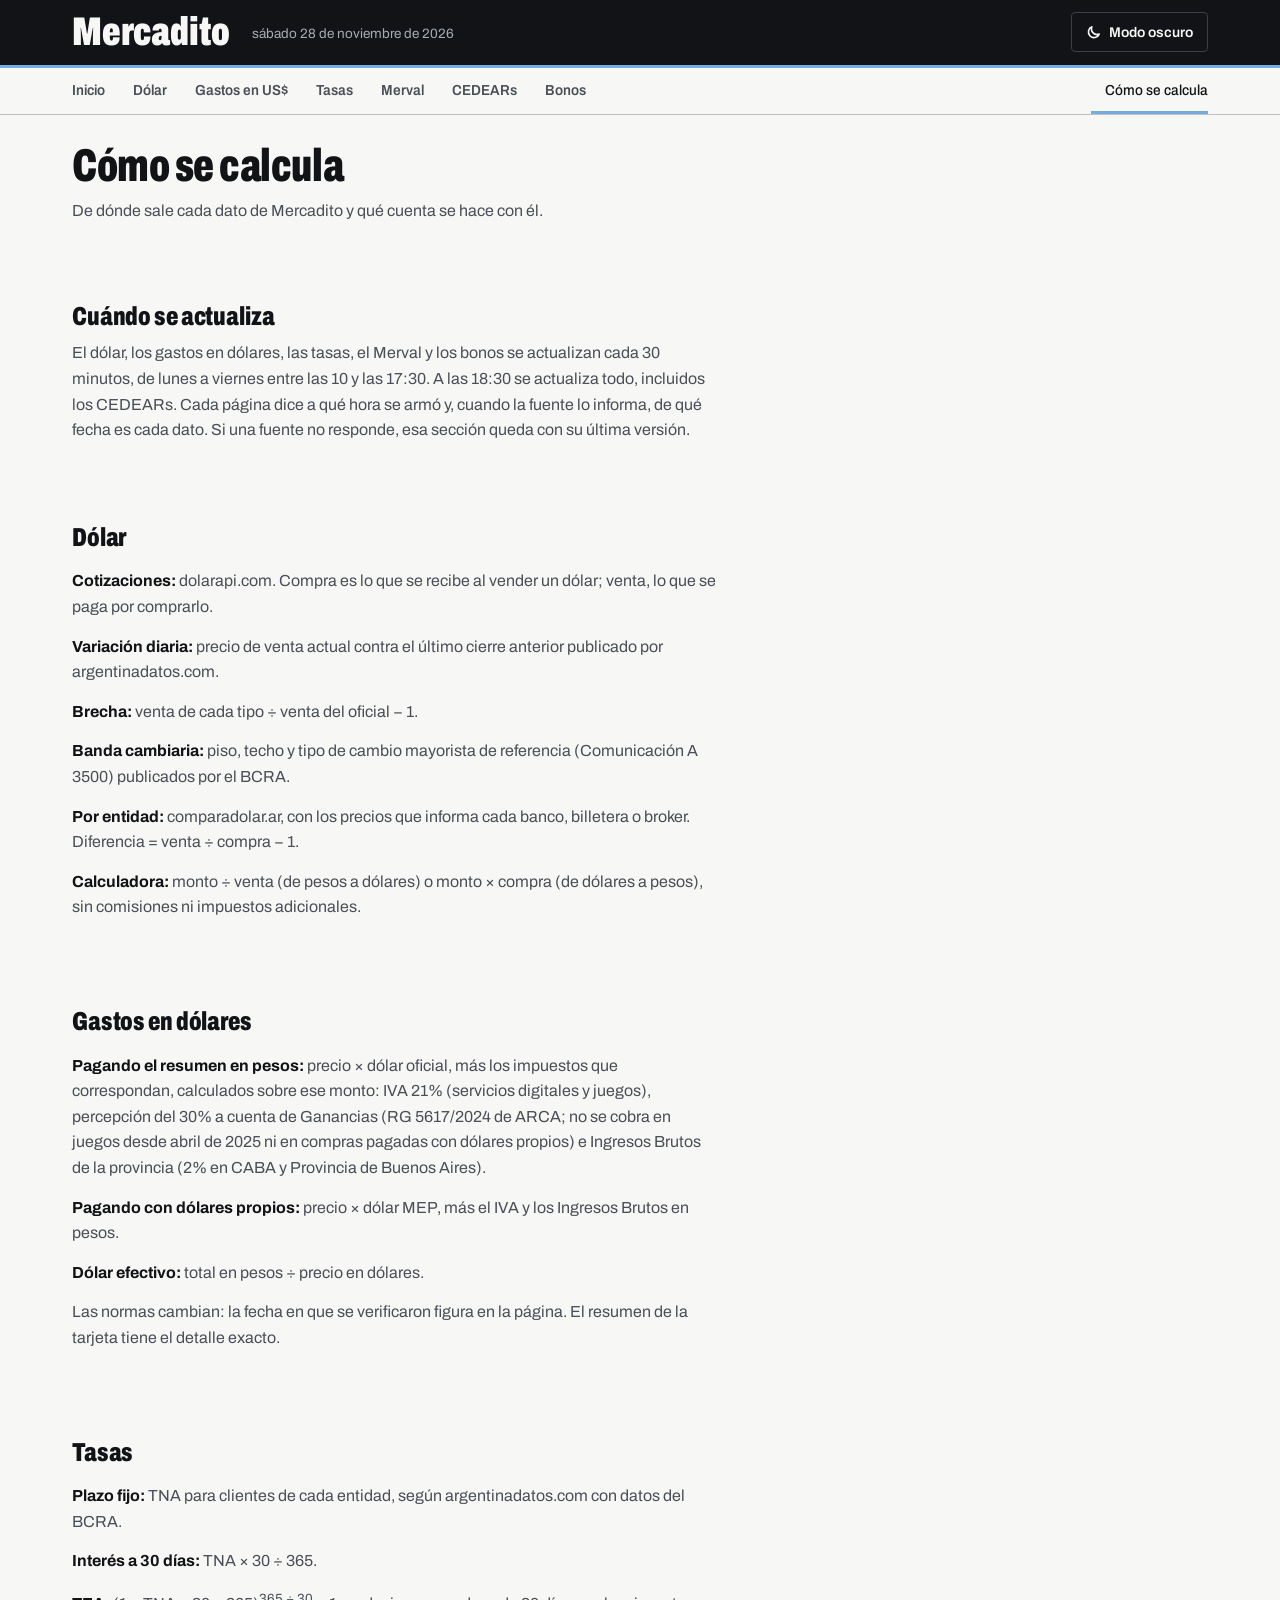
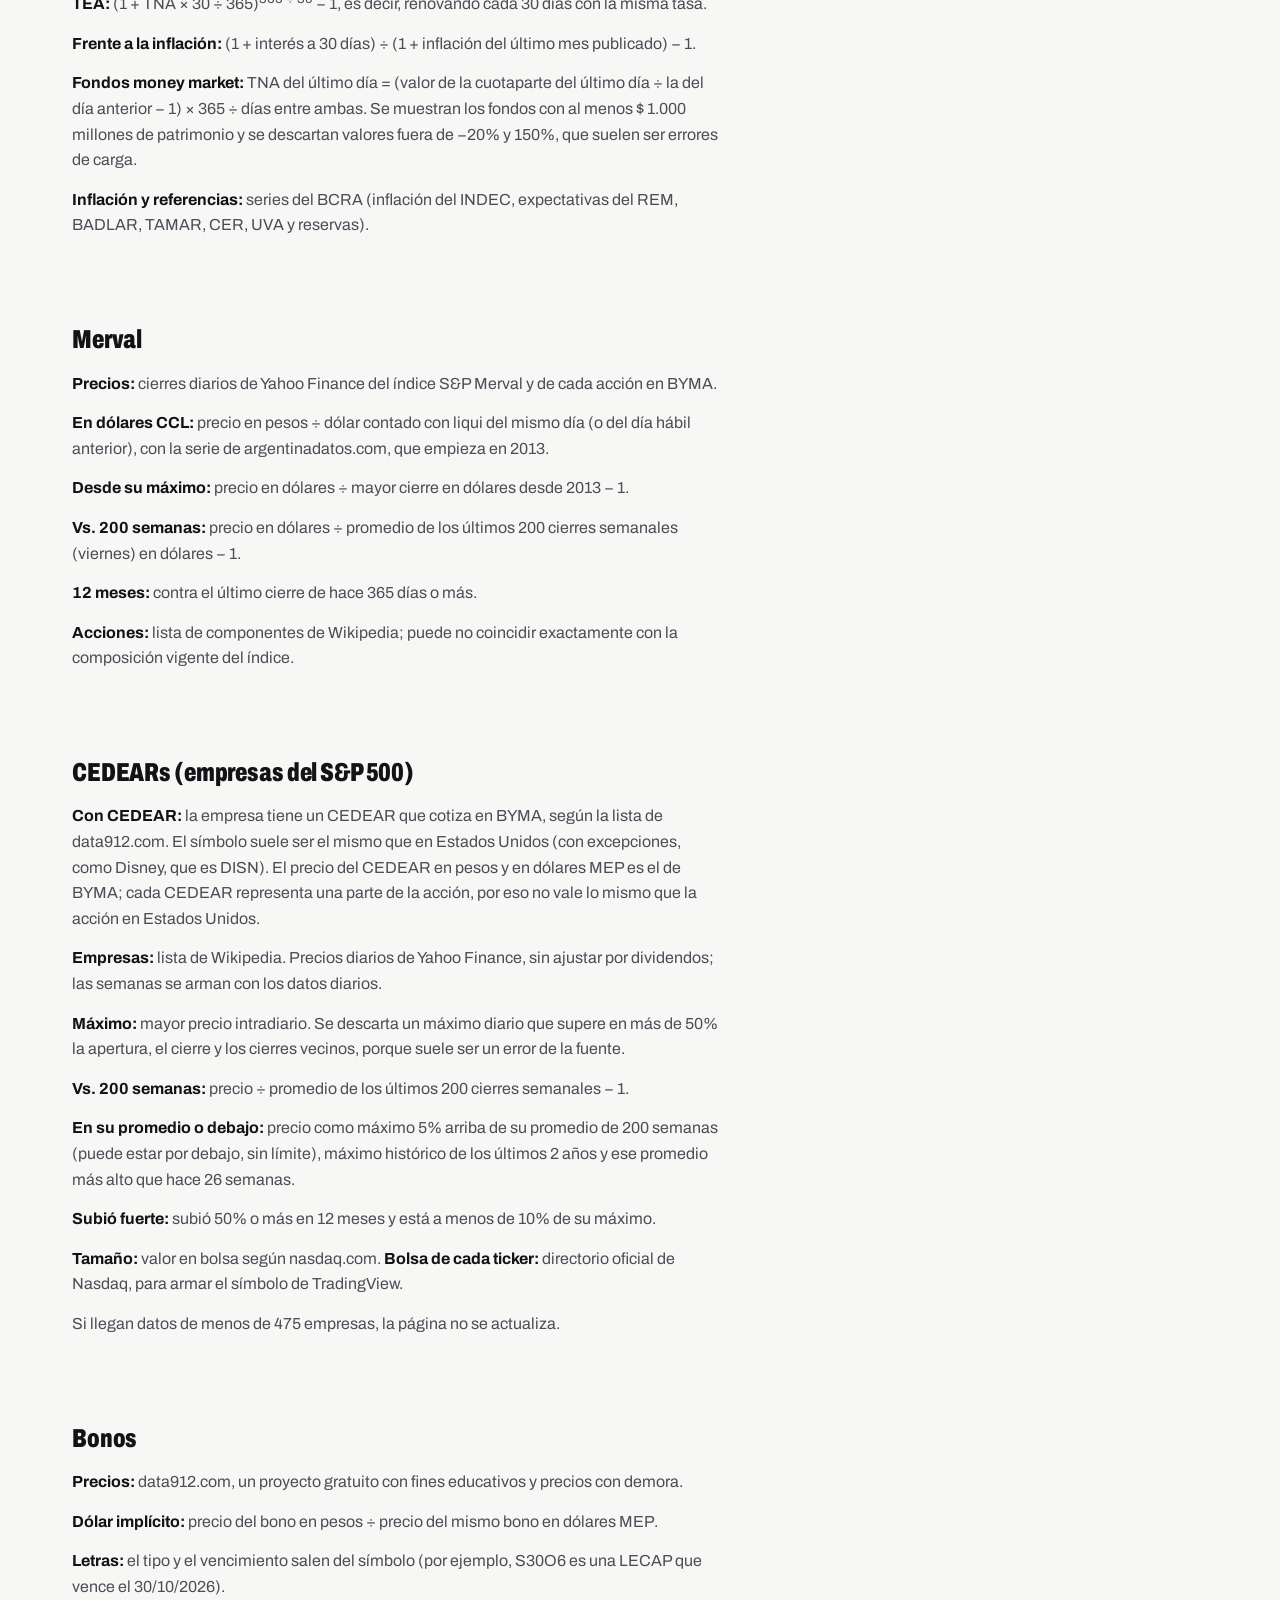
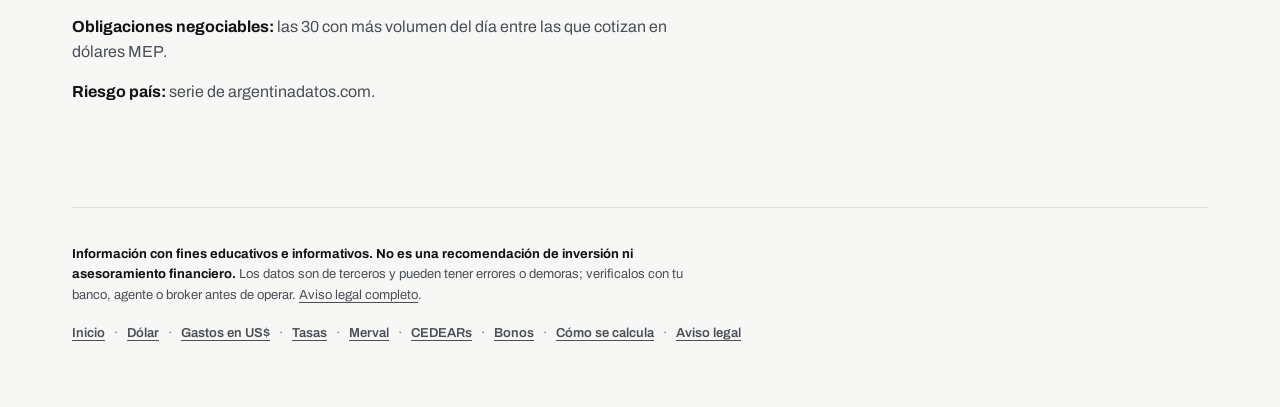
<file: metodologia/index.html>
<!DOCTYPE html>
<html lang="es">
<head>
<meta charset="utf-8">
<meta name="viewport" content="width=device-width, initial-scale=1">
<title>Cómo se calcula · Mercadito</title>
<meta name="description" content="De dónde sale cada dato de Mercadito y qué cuenta se hace con él.">
<meta name="color-scheme" content="light dark">
<meta name="theme-color" content="#111317" media="(prefers-color-scheme: light)">
<meta name="theme-color" content="#050505" media="(prefers-color-scheme: dark)">
<link rel="icon" href="data:image/svg+xml,%3Csvg xmlns='http://www.w3.org/2000/svg' viewBox='0 0 16 16'%3E%3Crect width='16' height='16' rx='2' fill='%23111317'/%3E%3Cpath d='M4 11V4.5l4 4 4-4V11' fill='none' stroke='%23F7F7F5' stroke-width='1.8' stroke-linejoin='round'/%3E%3Crect y='13' width='16' height='3' fill='%2374ACDF'/%3E%3C/svg%3E">
<link rel="preconnect" href="https://fonts.googleapis.com">
<link rel="preconnect" href="https://fonts.gstatic.com" crossorigin>
<link href="https://fonts.googleapis.com/css2?family=Archivo:wdth,wght@62..125,100..900&display=swap" rel="stylesheet">
<script>
try { var t = localStorage.getItem("tema"); if (t === "claro" || t === "oscuro") document.documentElement.setAttribute("data-tema", t); } catch (e) {}
</script>
<link rel="stylesheet" href="../assets/base.css">
<style>

.texto{max-width:72ch}
.texto p,.texto li{font-size:16px;line-height:1.6;color:var(--tinta-2)}
.texto p{margin-top:10px}
.texto ul,.texto ol{margin-top:10px}
.texto ul li{padding:7px 0}
.texto b{color:var(--tinta);font-weight:700}
.legal{list-style:decimal;padding-left:24px}
.legal li{padding:7px 0 7px 4px}
.legal li::marker{font-weight:700;color:var(--tinta)}

</style>
</head>
<body>
<a class="saltar" href="#contenido">Ir al contenido</a>
<header class="sitio">
  <div class="cabezal"><div class="sitio-barra">
    <a class="marca" href="../">Mercadito</a>
    <p class="cabezal-fecha">sábado 28 de noviembre de 2026</p>
    <button id="tema" class="boton boton-tema" type="button" aria-label="Cambiar a modo oscuro">
      <svg class="ico ico-luna" viewBox="0 0 16 16" aria-hidden="true"><path d="M13.2 10.1A5.6 5.6 0 0 1 5.9 2.8a5.6 5.6 0 1 0 7.3 7.3Z"/></svg>
      <svg class="ico ico-sol" viewBox="0 0 16 16" aria-hidden="true"><circle cx="8" cy="8" r="3"/><path d="M8 1.5v1.3M8 13.2v1.3M1.5 8h1.3M13.2 8h1.3M3.4 3.4l.9.9M11.7 11.7l.9.9M3.4 12.6l.9-.9M11.7 4.3l.9-.9"/></svg>
      <span id="tema-txt">Modo oscuro</span>
    </button>
  </div></div>
  <nav class="menu" aria-label="Secciones"><ul><li><a href="../">Inicio</a></li><li><a href="../dolar/">Dólar</a></li><li><a href="../gastos/">Gastos en US$</a></li><li><a href="../tasas/">Tasas</a></li><li><a href="../merval/">Merval</a></li><li><a href="../sp500/">CEDEARs</a></li><li><a href="../bonos/">Bonos</a></li><li><a href="../metodologia/" aria-current="page">Cómo se calcula</a></li></ul></nav>
</header>
<div class="pagina">
<main id="contenido">

<div class="titulo">
  <h1>Cómo se calcula</h1>
  <p class="bajada">De dónde sale cada dato de Mercadito y qué cuenta se hace con él.</p>
</div>

<section class="bloque texto">
  <h2>Cuándo se actualiza</h2>
  <p>El dólar, los gastos en dólares, las tasas, el Merval y los bonos se actualizan cada 30 minutos, de lunes a viernes entre las 10 y las 17:30.
  A las 18:30 se actualiza todo, incluidos los CEDEARs. Cada página dice a qué hora se armó y, cuando la fuente lo informa,
  de qué fecha es cada dato. Si una fuente no responde, esa sección queda con su última versión.</p>
</section>

<section class="bloque texto">
  <h2>Dólar</h2>
  <ul>
    <li><b>Cotizaciones:</b> dolarapi.com. Compra es lo que se recibe al vender un dólar; venta, lo que se paga por comprarlo.</li>
    <li><b>Variación diaria:</b> precio de venta actual contra el último cierre anterior publicado por argentinadatos.com.</li>
    <li><b>Brecha:</b> venta de cada tipo ÷ venta del oficial − 1.</li>
    <li><b>Banda cambiaria:</b> piso, techo y tipo de cambio mayorista de referencia (Comunicación A 3500) publicados por el BCRA.</li>
    <li><b>Por entidad:</b> comparadolar.ar, con los precios que informa cada banco, billetera o broker. Diferencia = venta ÷ compra − 1.</li>
    <li><b>Calculadora:</b> monto ÷ venta (de pesos a dólares) o monto × compra (de dólares a pesos), sin comisiones ni impuestos adicionales.</li>
  </ul>
</section>

<section class="bloque texto">
  <h2>Gastos en dólares</h2>
  <ul>
    <li><b>Pagando el resumen en pesos:</b> precio × dólar oficial, más los impuestos que correspondan, calculados sobre ese monto:
      IVA 21% (servicios digitales y juegos), percepción del 30% a cuenta de Ganancias (RG 5617/2024 de ARCA; no se cobra en juegos
      desde abril de 2025 ni en compras pagadas con dólares propios) e Ingresos Brutos de la provincia (2% en CABA y Provincia de Buenos Aires).</li>
    <li><b>Pagando con dólares propios:</b> precio × dólar MEP, más el IVA y los Ingresos Brutos en pesos.</li>
    <li><b>Dólar efectivo:</b> total en pesos ÷ precio en dólares.</li>
    <li>Las normas cambian: la fecha en que se verificaron figura en la página. El resumen de la tarjeta tiene el detalle exacto.</li>
  </ul>
</section>

<section class="bloque texto">
  <h2>Tasas</h2>
  <ul>
    <li><b>Plazo fijo:</b> TNA para clientes de cada entidad, según argentinadatos.com con datos del BCRA.</li>
    <li><b>Interés a 30 días:</b> TNA × 30 ÷ 365.</li>
    <li><b>TEA:</b> (1 + TNA × 30 ÷ 365)<sup>365 ÷ 30</sup> − 1, es decir, renovando cada 30 días con la misma tasa.</li>
    <li><b>Frente a la inflación:</b> (1 + interés a 30 días) ÷ (1 + inflación del último mes publicado) − 1.</li>
    <li><b>Fondos money market:</b> TNA del último día = (valor de la cuotaparte del último día ÷ la del día anterior − 1) × 365 ÷ días entre ambas.
      Se muestran los fondos con al menos $ 1.000 millones de patrimonio y se descartan valores fuera de −20% y 150%, que suelen ser errores de carga.</li>
    <li><b>Inflación y referencias:</b> series del BCRA (inflación del INDEC, expectativas del REM, BADLAR, TAMAR, CER, UVA y reservas).</li>
  </ul>
</section>

<section class="bloque texto">
  <h2>Merval</h2>
  <ul>
    <li><b>Precios:</b> cierres diarios de Yahoo Finance del índice S&amp;P Merval y de cada acción en BYMA.</li>
    <li><b>En dólares CCL:</b> precio en pesos ÷ dólar contado con liqui del mismo día (o del día hábil anterior), con la serie de argentinadatos.com, que empieza en 2013.</li>
    <li><b>Desde su máximo:</b> precio en dólares ÷ mayor cierre en dólares desde 2013 − 1.</li>
    <li><b>Vs. 200 semanas:</b> precio en dólares ÷ promedio de los últimos 200 cierres semanales (viernes) en dólares − 1.</li>
    <li><b>12 meses:</b> contra el último cierre de hace 365 días o más.</li>
    <li><b>Acciones:</b> lista de componentes de Wikipedia; puede no coincidir exactamente con la composición vigente del índice.</li>
  </ul>
</section>

<section class="bloque texto">
  <h2>CEDEARs (empresas del S&amp;P 500)</h2>
  <ul>
    <li><b>Con CEDEAR:</b> la empresa tiene un CEDEAR que cotiza en BYMA, según la lista de data912.com. El símbolo suele ser el mismo
      que en Estados Unidos (con excepciones, como Disney, que es DISN). El precio del CEDEAR en pesos y en dólares MEP es el de BYMA;
      cada CEDEAR representa una parte de la acción, por eso no vale lo mismo que la acción en Estados Unidos.</li>
    <li><b>Empresas:</b> lista de Wikipedia. Precios diarios de Yahoo Finance, sin ajustar por dividendos; las semanas se arman con los datos diarios.</li>
    <li><b>Máximo:</b> mayor precio intradiario. Se descarta un máximo diario que supere en más de 50% la apertura, el cierre y los cierres vecinos, porque suele ser un error de la fuente.</li>
    <li><b>Vs. 200 semanas:</b> precio ÷ promedio de los últimos 200 cierres semanales − 1.</li>
    <li><b>En su promedio o debajo:</b> precio como máximo 5% arriba de su promedio de 200 semanas (puede estar por debajo, sin límite), máximo histórico de los últimos 2 años y ese promedio más alto que hace 26 semanas.</li>
    <li><b>Subió fuerte:</b> subió 50% o más en 12 meses y está a menos de 10% de su máximo.</li>
    <li><b>Tamaño:</b> valor en bolsa según nasdaq.com. <b>Bolsa de cada ticker:</b> directorio oficial de Nasdaq, para armar el símbolo de TradingView.</li>
    <li>Si llegan datos de menos de 475 empresas, la página no se actualiza.</li>
  </ul>
</section>

<section class="bloque texto">
  <h2>Bonos</h2>
  <ul>
    <li><b>Precios:</b> data912.com, un proyecto gratuito con fines educativos y precios con demora.</li>
    <li><b>Dólar implícito:</b> precio del bono en pesos ÷ precio del mismo bono en dólares MEP.</li>
    <li><b>Letras:</b> el tipo y el vencimiento salen del símbolo (por ejemplo, S30O6 es una LECAP que vence el 30/10/2026).</li>
    <li><b>Obligaciones negociables:</b> las 30 con más volumen del día entre las que cotizan en dólares MEP.</li>
    <li><b>Riesgo país:</b> serie de argentinadatos.com.</li>
  </ul>
</section>

</main>
<footer class="sitio-pie">
  
  <p class="pie-aviso"><strong>Información con fines educativos e informativos. No es una recomendación de inversión ni asesoramiento financiero.</strong> Los datos son de terceros y pueden tener errores o demoras; verificalos con tu banco, agente o broker antes de operar. <a href="../legal/">Aviso legal completo</a>.</p>
  <nav class="pie-sumario" aria-label="Secciones de Mercadito"><ul><li><a href="../">Inicio</a></li><li><a href="../dolar/">Dólar</a></li><li><a href="../gastos/">Gastos en US$</a></li><li><a href="../tasas/">Tasas</a></li><li><a href="../merval/">Merval</a></li><li><a href="../sp500/">CEDEARs</a></li><li><a href="../bonos/">Bonos</a></li><li><a href="../metodologia/">Cómo se calcula</a></li><li><a href="../legal/">Aviso legal</a></li></ul></nav>
</footer>
</div>
<script src="../assets/base.js"></script>
<script>

</script>
</body>
</html>
</file>
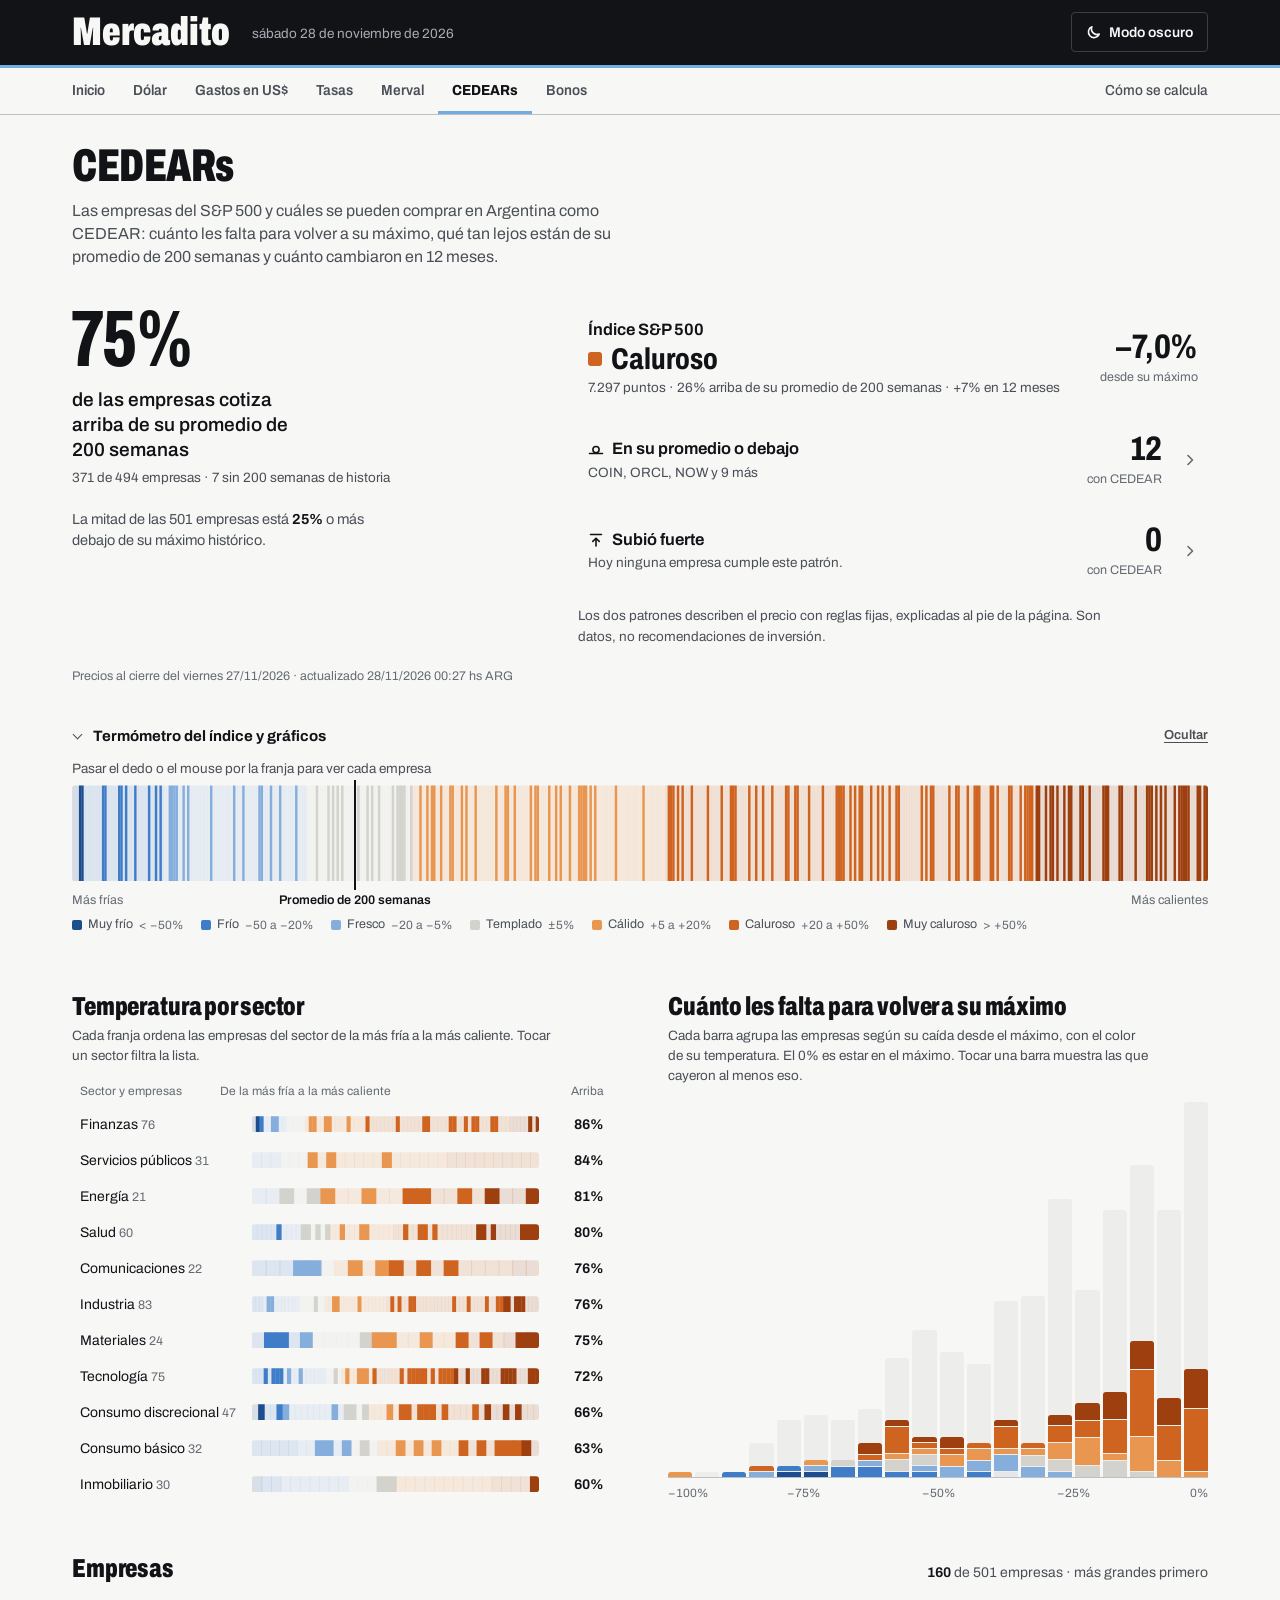
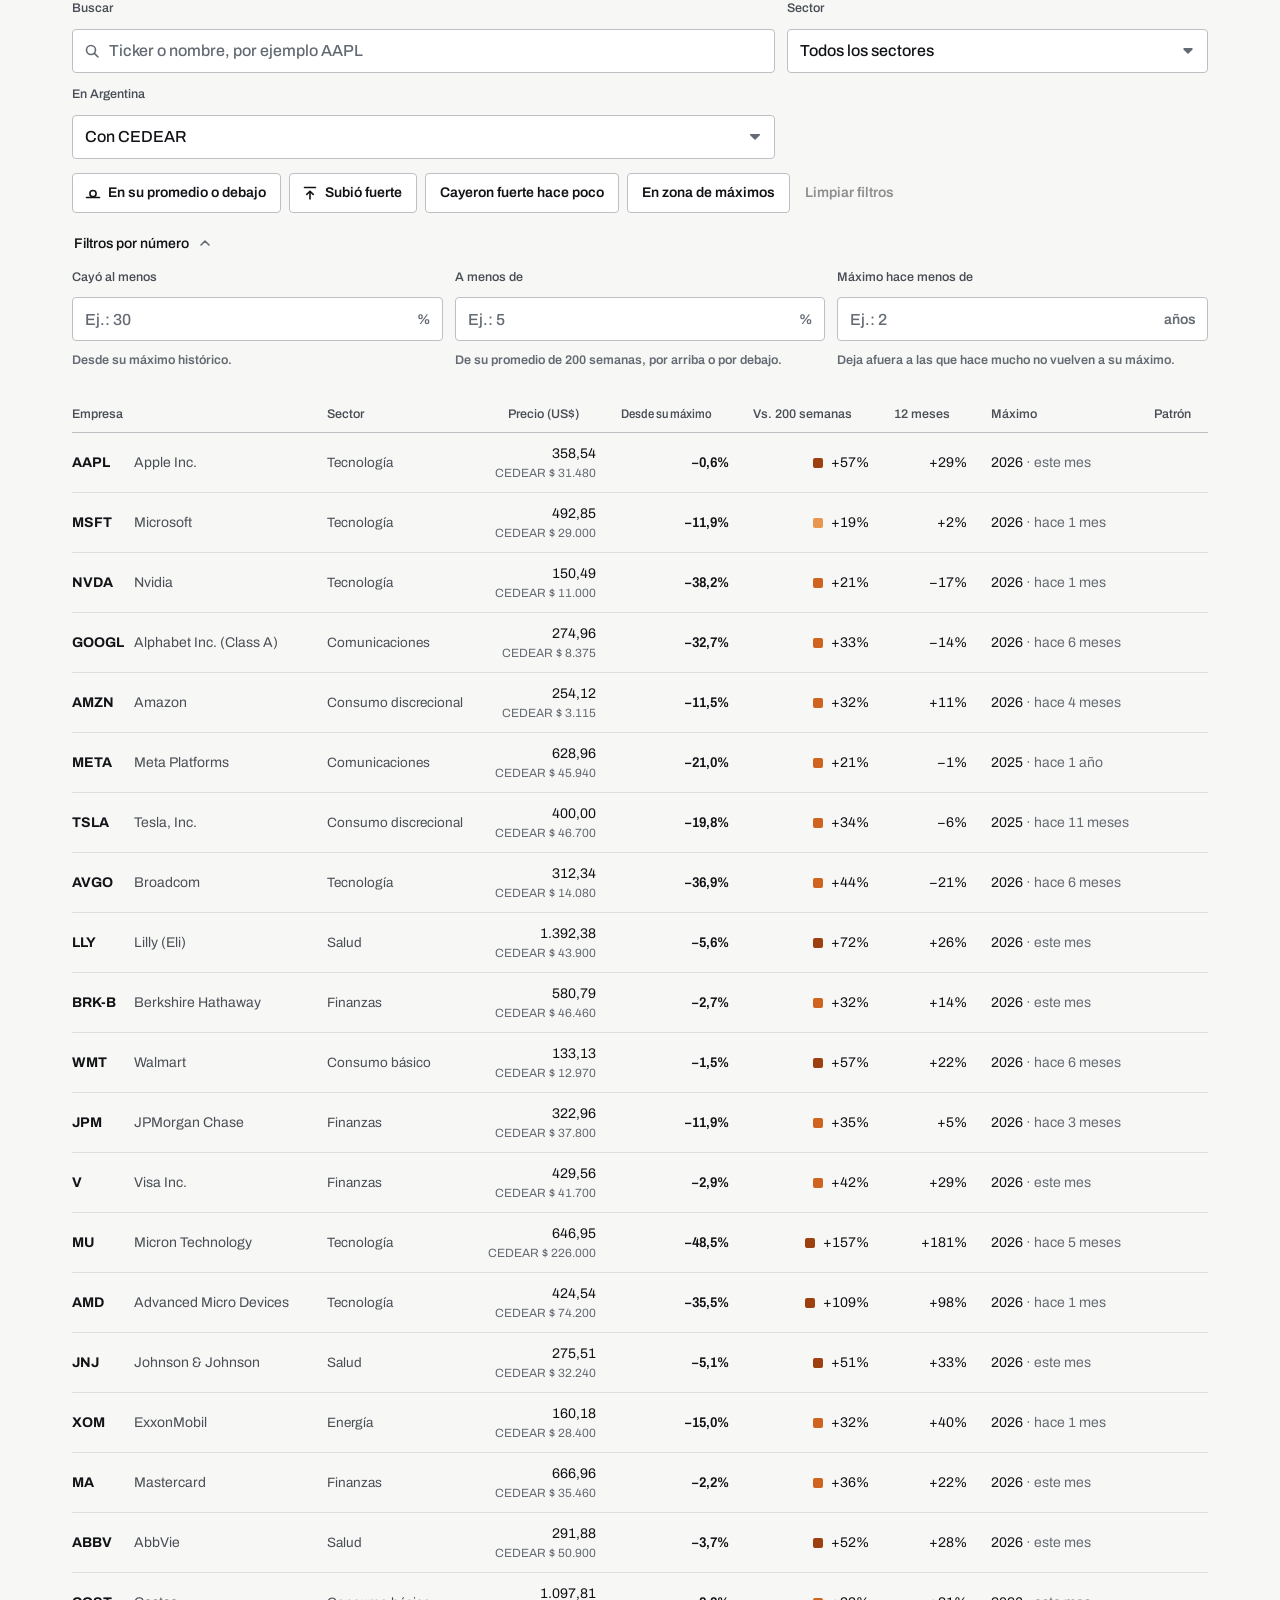
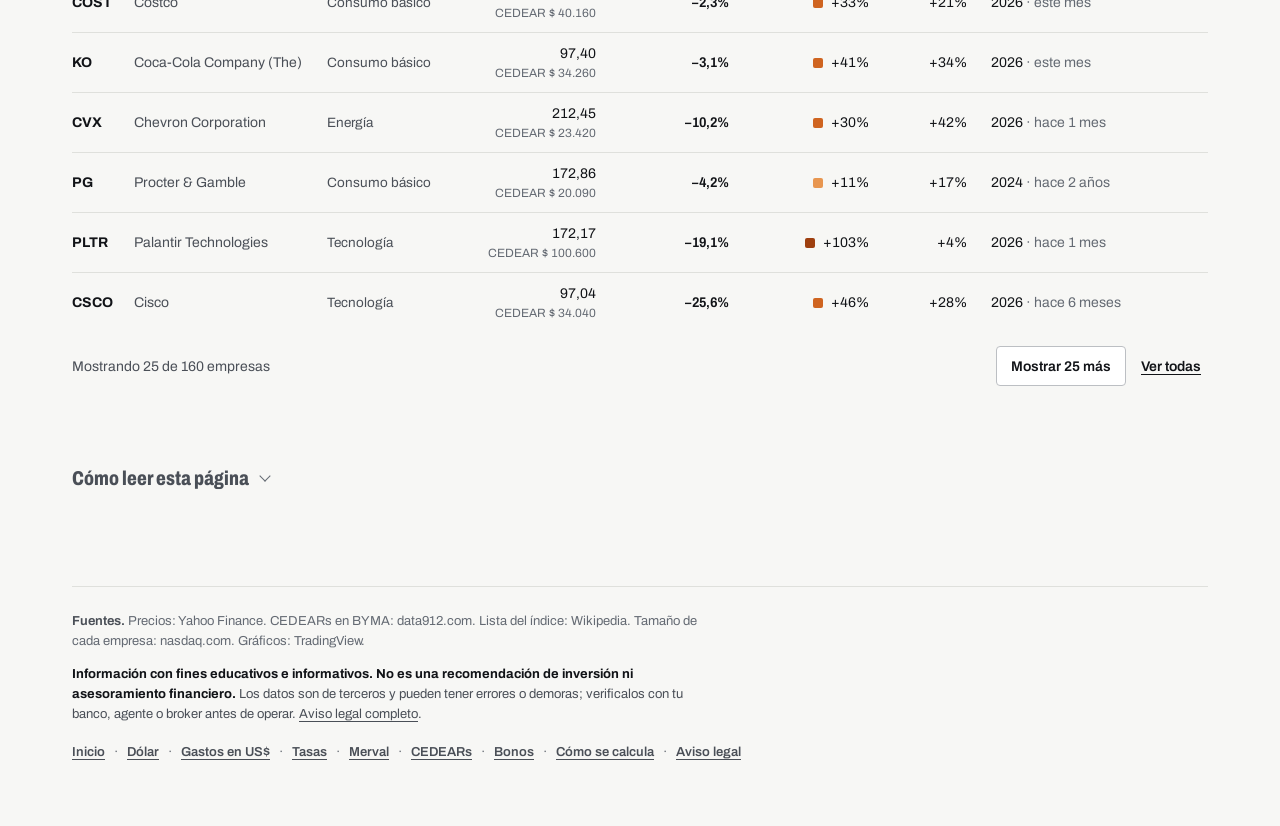
<file: sp500/index.html>
<!DOCTYPE html>
<html lang="es">
<head>
<meta charset="utf-8">
<meta name="viewport" content="width=device-width, initial-scale=1">
<title>CEDEARs · Mercadito</title>
<meta name="description" content="Las empresas del S&amp;P 500 que se pueden comprar en Argentina como CEDEAR: cuánto les falta para volver a su máximo, qué tan lejos están de su promedio de 200 semanas y cuánto cambiaron en 12 meses. Datos, no recomendaciones.">
<meta name="color-scheme" content="light dark">
<meta name="theme-color" content="#111317" media="(prefers-color-scheme: light)">
<meta name="theme-color" content="#050505" media="(prefers-color-scheme: dark)">
<link rel="icon" href="data:image/svg+xml,%3Csvg xmlns='http://www.w3.org/2000/svg' viewBox='0 0 16 16'%3E%3Crect width='16' height='16' rx='2' fill='%23111317'/%3E%3Cpath d='M4 11V4.5l4 4 4-4V11' fill='none' stroke='%23F7F7F5' stroke-width='1.8' stroke-linejoin='round'/%3E%3Crect y='13' width='16' height='3' fill='%2374ACDF'/%3E%3C/svg%3E">
<link rel="preconnect" href="https://fonts.googleapis.com">
<link rel="preconnect" href="https://fonts.gstatic.com" crossorigin>
<link href="https://fonts.googleapis.com/css2?family=Archivo:wdth,wght@62..125,100..900&display=swap" rel="stylesheet">
<script>
try { var t = localStorage.getItem("tema"); if (t === "claro" || t === "oscuro") document.documentElement.setAttribute("data-tema", t); } catch (e) {}
</script>
<link rel="stylesheet" href="../assets/base.css">
<style>

/* hoy: cifra de tapa arriba, termómetro plegable debajo */
.hoy{display:flex;flex-direction:column}
.hoy>.lecturas,.hoy>.fecha{order:-1}
.hoy>.fecha{margin-top:4px}
.lecturas{padding-bottom:16px}
.franja:not(.leyendo-ya) .franja-lectura span{white-space:normal;right:0;overflow:visible}
.franja{position:relative}
.franja-lectura{position:relative;height:30px;font-size:13.5px;color:var(--tinta-2)}
.franja-lectura span{position:absolute;left:0;bottom:6px;white-space:nowrap;max-width:100%;overflow:hidden;text-overflow:ellipsis}
.franja-lectura b{color:var(--tinta);font-weight:700}
.leyendo-ya .franja-lectura span{color:var(--tinta);background:var(--superficie);padding:3px 8px;
  border-radius:4px;bottom:4px;box-shadow:0 1px 2px rgba(10,14,20,.08),0 3px 12px rgba(10,14,20,.10)}
.franja-zona{position:relative;height:96px;cursor:crosshair;touch-action:pan-y;
  -webkit-user-select:none;user-select:none;border-radius:4px}
.franja-zona:focus-visible{outline-offset:4px;border-radius:4px}
.franja-zona svg{display:block;width:100%;height:100%;clip-path:inset(0 round 3px)}
.franja-zona rect,.sector-franja rect{transition:opacity .2s ease-out}
rect.off{opacity:.14}
.franja-prom{position:absolute;top:-5px;bottom:-9px;width:2px;margin-left:-1px;background:var(--tinta);pointer-events:none}
.franja-cursor{position:absolute;top:-6px;bottom:-6px;width:3px;margin-left:-1.5px;border-radius:2px;
  background:var(--tinta);box-shadow:0 0 0 1.5px var(--fondo);display:none;pointer-events:none}
.leyendo-ya .franja-cursor{display:block}
.franja-eje{position:relative;height:30px;font-size:12.5px;color:var(--tinta-3)}
.franja-eje>span{position:absolute;top:10px;white-space:nowrap}
#eje-izq{left:0} #eje-der{right:0}
#eje-prom{transform:translateX(-50%);color:var(--tinta);font-weight:600}
.plegable{margin:30px 0 10px}
.plegable>summary{cursor:pointer;list-style:none;display:flex;align-items:center;gap:10px;font-size:15px;font-weight:700;color:var(--tinta);
  padding:10px 0 8px;user-select:none}
.plegable>summary::-webkit-details-marker{display:none}
.plegable>summary::before{content:"";width:7px;height:7px;margin:0 2px 3px 2px;border-right:1.6px solid currentColor;border-bottom:1.6px solid currentColor;
  transform:rotate(-45deg);transition:transform .15s;color:var(--tinta-2)}
.plegable[open]>summary::before{transform:rotate(45deg)}
.plegable>summary::after{content:"Mostrar";margin-left:auto;font-size:13px;font-weight:600;color:var(--tinta-2);
  text-decoration:underline;text-underline-offset:3px;text-decoration-thickness:1px}
.plegable[open]>summary::after{content:"Ocultar"}
.plegable>summary:hover{color:var(--tinta)}
.plegable>summary:hover::after{color:var(--tinta);text-decoration-thickness:2px}
.plegable>summary:focus-visible{outline:2px solid var(--tinta);outline-offset:3px;border-radius:4px}
.leyenda{display:flex;flex-wrap:wrap;gap:6px 18px;margin-top:4px;font-size:12.5px;color:var(--tinta-2)}
.leyenda li{display:flex;align-items:center;gap:6px;white-space:nowrap}
.leyenda small{color:var(--tinta-3);font-size:12px;font-variant-numeric:tabular-nums}
.sw{display:inline-block;width:10px;height:10px;border-radius:2px;flex:none}

/* hoy: lecturas */
.lecturas{display:grid;grid-template-columns:minmax(0,5fr) minmax(0,7fr);grid-template-areas:"temp lect" "res lect";
  grid-template-rows:auto 1fr;gap:0 56px;margin-top:36px;align-items:start}
.temp{grid-area:temp} .lect-col{grid-area:lect}
.temp-val{font-size:80px;font-weight:800;font-stretch:64%;line-height:.9;letter-spacing:-.01em}
.temp-et{font-size:19px;font-weight:550;line-height:1.3;max-width:20ch;margin-top:12px}
.temp-sub{font-size:13.5px;color:var(--tinta-2);margin-top:6px}
.resumen{grid-area:res;font-size:14.5px;color:var(--tinta-2);max-width:42ch;margin-top:20px}
.resumen b{color:var(--tinta);font-weight:650}
.lect{border-top:0}
.lect>li+li{margin-top:4px}
.lect-fila{display:grid;grid-template-columns:minmax(0,1fr) auto;gap:4px 20px;align-items:center;
  width:100%;padding:15px 10px;text-align:left}
.lect-boton{grid-template-columns:minmax(0,1fr) auto 16px;border:0;background:transparent;border-radius:4px;cursor:pointer;
  transition:background-color .15s,color .15s}
.lect-boton:hover{background:var(--hundido)}
.lect-boton[aria-pressed="true"]{background:var(--tinta);color:var(--fondo)}
.lect-boton[aria-pressed="true"] .lect-sub,.lect-boton[aria-pressed="true"] .lect-uni,
.lect-boton[aria-pressed="true"] .chev{color:color-mix(in srgb,var(--fondo) 72%,var(--tinta))}
.lect-txt,.lect-num{display:flex;flex-direction:column;min-width:0}
.lect-nom{display:flex;align-items:center;gap:8px;font-size:16.5px;font-weight:650;line-height:1.3}
.lect-sub{font-size:13.5px;color:var(--tinta-2);margin-top:3px;line-height:1.45}
.lect-cond{display:flex;align-items:center;gap:9px;font-size:30px;font-weight:750;font-stretch:76%;line-height:1.05;margin-top:3px}
.lect-cond:empty{display:none}
.lect-cond .sw{width:14px;height:14px;border-radius:3px}
.lect-num{align-items:flex-end;text-align:right}
.lect-val{font-size:34px;font-weight:750;font-stretch:78%;line-height:1;letter-spacing:-.01em}
.lect-uni{font-size:12.5px;color:var(--tinta-3);margin-top:4px;white-space:nowrap}
.chev{color:var(--tinta-3)}
.aviso-corto{font-size:13.5px;color:var(--tinta-2);margin-top:12px;max-width:70ch}

/* paneles */
.paneles{display:grid;grid-template-columns:minmax(0,1fr) minmax(0,1fr);gap:28px 56px;margin-top:48px}
.panel{position:relative;display:flex;flex-direction:column}
.panel>h2,.emp-cab h2,.pie>h2{font-size:26px;font-weight:850;font-stretch:72%;line-height:1.1;letter-spacing:-.005em}
.panel-nota{font-size:13.5px;color:var(--tinta-2);margin:5px 0 16px;max-width:60ch}
.sectores-cab,.sector{display:grid;grid-template-columns:minmax(0,10.5em) minmax(0,1fr) 3.4em;gap:14px;align-items:center}
.sectores-cab{font-size:12px;color:var(--tinta-3);padding:0 8px 6px}
.sectores-cab span:last-child{text-align:right}
.sector{width:100%;height:36px;padding:0 8px;border:0;background:transparent;border-radius:4px;cursor:pointer;text-align:left;
  transition:background-color .15s}
.sector:hover{background:var(--hundido)}
.sector[aria-pressed="true"]{background:var(--hundido);box-shadow:inset 0 0 0 2px var(--tinta)}
.sector-nom{font-size:14px;overflow:hidden;text-overflow:ellipsis;white-space:nowrap}
.sector-n{color:var(--tinta-3);font-size:12.5px;font-variant-numeric:tabular-nums;margin-left:3px}
.sector-franja{display:block;width:100%;height:16px;clip-path:inset(0 round 3px)}
.sector-pct{font-size:14px;font-weight:650;text-align:right;font-variant-numeric:tabular-nums;white-space:nowrap}
.sector-arr{display:none;font-weight:400;color:var(--tinta-2)}
.histo{position:relative;display:flex;align-items:flex-end;gap:3px;flex:1;min-height:176px;border-bottom:1px solid var(--linea-2)}
.barra{position:relative;flex:1;height:100%;padding:0;border:0;background:transparent;cursor:pointer;
  display:flex;align-items:flex-end;border-radius:3px 3px 0 0}
.barra:focus-visible{outline-offset:1px}
.barra-total{position:absolute;left:0;right:0;bottom:0;background:var(--hundido);border-radius:3px 3px 0 0;
  transition:background-color .15s}
.barra:hover .barra-total,.barra:focus-visible .barra-total{background:var(--linea-2)}
.barra-pila{position:relative;width:100%;display:flex;flex-direction:column-reverse;gap:1px;
  border-radius:3px 3px 0 0;overflow:hidden;transition:height .2s ease-out}
.barra-pila i{display:block;min-height:1px}
.histo-eje{position:relative;height:24px;font-size:12px;color:var(--tinta-3);font-variant-numeric:tabular-nums}
.histo-eje span{position:absolute;top:6px;transform:translateX(-50%);white-space:nowrap}
.histo-eje span:first-child{transform:none}
.histo-eje span:last-child{transform:translateX(-100%)}
.tip{position:absolute;z-index:3;pointer-events:none;background:var(--tinta);color:var(--fondo);
  font-size:12.5px;line-height:1.4;padding:6px 9px;border-radius:4px;max-width:230px;display:none;
  box-shadow:0 2px 10px rgba(10,14,20,.18)}
.tip.ver{display:block}

/* empresas */
.empresas{margin-top:52px;scroll-margin-top:12px}
.emp-cab{display:flex;align-items:baseline;justify-content:space-between;gap:12px;flex-wrap:wrap}
.cuenta{font-size:14px;color:var(--tinta-2);font-variant-numeric:tabular-nums}
.cuenta b{color:var(--tinta);font-weight:650}
.filtros{display:grid;grid-template-columns:minmax(0,2fr) minmax(0,1.2fr);gap:12px;margin-top:16px}
.campo label{display:block;font-size:12.5px;font-weight:550;color:var(--tinta-2);margin-bottom:5px}
.control{position:relative;display:flex;align-items:center}
.control .ico{position:absolute;pointer-events:none;color:var(--tinta-3)}
.control-buscar .ico{left:12px}
.control-select .ico{right:12px}
input,select{font:inherit;font-size:15px;height:44px;width:100%;padding:0 12px;border:1px solid var(--linea-2);
  border-radius:4px;background:var(--superficie);color:var(--tinta);transition:border-color .15s}
input::placeholder{color:var(--tinta-3);opacity:1}
input:hover,select:hover{border-color:var(--tinta-3)}
input:focus-visible,select:focus-visible{outline:2px solid var(--tinta);outline-offset:1px;border-color:var(--tinta);border-radius:4px}
.control-buscar input{padding-left:36px}
input[type=search]::-webkit-search-decoration{-webkit-appearance:none}
select{-webkit-appearance:none;appearance:none;padding-right:36px;cursor:pointer}
select option{background:var(--superficie);color:var(--tinta)}
input[type=number]{-moz-appearance:textfield;appearance:textfield;padding-right:52px}
input[type=number]::-webkit-inner-spin-button,input[type=number]::-webkit-outer-spin-button{-webkit-appearance:none;margin:0}
.unidad{position:absolute;right:12px;font-size:14px;color:var(--tinta-3);pointer-events:none}
.campo-orden{display:none}
.atajos{display:flex;flex-wrap:wrap;gap:8px;margin-top:14px}
.atajos .ico{margin-left:-2px}
.mas{margin-top:12px}
.mas summary{display:inline-flex;align-items:center;gap:8px;padding:8px 2px;font-size:14px;font-weight:550;
  cursor:pointer;list-style:none;border-radius:4px}
.mas summary::-webkit-details-marker{display:none}
.mas summary .ico{transition:transform .2s ease-out;color:var(--tinta-3)}
.mas[open] summary .ico{transform:rotate(180deg)}
.mas-n{font-size:12px;font-weight:650;background:var(--tinta);color:var(--fondo);border-radius:4px;
  min-width:18px;height:18px;line-height:18px;text-align:center;padding:0 5px}
.mas-n:empty{display:none}
.numeros{display:grid;grid-template-columns:repeat(3,minmax(0,1fr));gap:12px;padding:6px 0 4px}
.ayuda{display:block;font-size:12.5px;color:var(--tinta-3);margin-top:5px;line-height:1.4}
.regla-activa{display:flex;gap:10px;align-items:flex-start;margin-top:14px;padding:11px 14px;
  background:var(--hundido);border-radius:4px;font-size:14px;color:var(--tinta-2);max-width:90ch}
.regla-activa b{color:var(--tinta);font-weight:650}
.regla-activa .ico{margin-top:2px;color:var(--tinta)}

.tabla-caja{margin-top:20px;overflow:clip}
.tabla-caja.desborda{overflow-x:auto}
.ver-mas{display:flex;flex-wrap:wrap;align-items:center;justify-content:space-between;gap:10px 16px;margin-top:14px}
.ver-mas[hidden]{display:none}
.ver-mas p{font-size:14px;color:var(--tinta-2)}
.ver-mas-acc{display:flex;flex-wrap:wrap;gap:8px}
.tabla{width:100%;border-collapse:separate;border-spacing:0;font-size:14px}
.tabla thead th{position:sticky;top:0;z-index:2;background:var(--fondo);padding:0;text-align:left;
  font-size:12.5px;font-weight:550;line-height:1.3;color:var(--tinta-2);white-space:nowrap;vertical-align:bottom;border-bottom:1px solid var(--linea-2)}
.tabla th button{display:flex;align-items:flex-end;gap:5px;width:100%;padding:12px 12px 10px;border:0;background:transparent;
  font:inherit;color:inherit;cursor:pointer;text-align:inherit;border-radius:0}
.tabla th button:hover{color:var(--tinta)}
.tabla th button:focus-visible{outline-offset:-3px;border-radius:4px}
.tabla th.c-num{white-space:normal}
.tabla th.c-num button{justify-content:flex-end;text-align:right}
.flecha{width:12px;height:12px;flex:none;margin-bottom:1px;opacity:0;transition:transform .15s}
th[aria-sort] .flecha{opacity:1}
th[aria-sort="descending"] .flecha{transform:rotate(180deg)}
th[aria-sort]{color:var(--tinta)}
.tabla td{padding:10px 12px;border-bottom:1px solid var(--linea);vertical-align:middle}
.tabla td:first-child,.tabla th:first-child button{padding-left:0}
.tabla td:last-child,.tabla th:last-child button{padding-right:0}
.tabla tbody tr:last-child td{border-bottom:0}
.fila{cursor:pointer}
.fila:hover td{background:var(--hundido)}
.c-num{text-align:right;font-variant-numeric:tabular-nums;white-space:nowrap}
.abrir{display:flex;align-items:baseline;gap:10px;min-width:0;max-width:100%;padding:0;border:0;background:transparent;
  cursor:pointer;text-align:left;border-radius:3px}
.tk{font-weight:700;min-width:3.7em}
.nom{color:var(--tinta-2);overflow:hidden;text-overflow:ellipsis;white-space:nowrap}
td.c-emp{max-width:270px}
.c-sec{color:var(--tinta-2);white-space:nowrap;font-size:13.5px}
.c-dm .sw{margin-right:8px;vertical-align:-1px}
.c-da{font-weight:650;font-stretch:88%}
.c-fa{white-space:nowrap;font-variant-numeric:tabular-nums}
.fa-hace{color:var(--tinta-3)}
.patron{display:inline-flex;align-items:center;gap:6px;font-size:13px;font-weight:600;white-space:nowrap}
.nd{color:var(--tinta-3);font-size:13px}
.ced-p{display:block;font-size:12px;font-weight:400;color:var(--tinta-3)}
.sin-ced{flex:none;font-size:12px;color:var(--tinta-3);white-space:nowrap}
.m-et{display:none}
.tabla .detalle td{background:var(--hundido);padding:14px 18px 16px}
.detalle p{max-width:78ch;font-size:14.5px;color:var(--tinta-2);line-height:1.55}
.detalle p+p{margin-top:6px}
.detalle b{color:var(--tinta);font-weight:650}
.det-acc{display:flex;flex-wrap:wrap;align-items:center;gap:8px 10px;margin-top:12px}
.det-acc a.boton{text-decoration:none}

/* gráfico de TradingView */
.grafico{width:min(1120px,calc(100vw - 32px));height:min(800px,calc(100vh - 32px));max-width:none;max-height:none;
  padding:0;border:1px solid var(--linea-2);border-radius:4px;background:var(--superficie);color:var(--tinta)}
.grafico[open]{display:flex;flex-direction:column}
.grafico::backdrop{background:rgba(10,12,16,.6)}
.graf-cab{display:flex;flex-wrap:wrap;align-items:center;gap:10px 12px;padding:12px 14px 12px 18px;border-bottom:1px solid var(--linea)}
.graf-tit{margin-right:auto;min-width:0;font-size:17px;font-weight:750;line-height:1.25}
.graf-tit small{margin-left:8px;font-size:14px;font-weight:450;color:var(--tinta-2)}
.graf-int{display:inline-flex;gap:6px}
.graf-cab a.boton{text-decoration:none}
.graf-ind{padding:9px 18px;border-bottom:1px solid var(--linea);font-size:13.5px;color:var(--tinta-2)}
.graf-caja{flex:1;min-height:0}
.graf-caja .tradingview-widget-container,.graf-caja .tradingview-widget-container__widget{height:100%}
.tabla .vacio td{padding:40px 16px;text-align:center;color:var(--tinta-2);cursor:default}
.vacio:hover td{background:transparent}
.vacio .boton{margin-top:12px}

/* pie */
.pie{margin-top:80px}
.pie-grilla{display:grid;grid-template-columns:minmax(0,1.35fr) minmax(0,1fr);gap:24px 56px;margin-top:10px}
.glosario>div{padding:10px 0}
.glosario dt{font-weight:650}
.glosario dd{color:var(--tinta-2);font-size:14.5px;margin-top:2px;max-width:65ch}
h3{font-size:15px;font-weight:700;margin:14px 0 8px}
.escala li{display:grid;grid-template-columns:10px minmax(0,7.5em) minmax(0,1fr) auto;gap:10px;align-items:center;
  padding:5px 0;font-size:14px}
.escala small{color:var(--tinta-2);font-size:13px;font-variant-numeric:tabular-nums}
.escala .n{color:var(--tinta-3);font-size:13px;font-variant-numeric:tabular-nums;text-align:right}
.fuente{font-size:14px;color:var(--tinta-2);max-width:65ch}

@media (max-width:1279px){
  .c-sec{display:none}
}
@media (max-width:1099px){
  .fa-hace{display:none}
}
@media (max-width:899px){
  .franja-zona{height:64px}
  .lecturas{grid-template-columns:1fr;grid-template-areas:"temp" "lect" "res";grid-template-rows:auto;margin-top:22px;gap:18px}
  .leyenda{gap:5px 14px}
  .sectores-cab{display:none}
  .sector{grid-template-columns:minmax(0,1fr) auto;grid-template-areas:"nom pct" "fr fr";height:auto;gap:7px 12px;padding:9px 8px 11px}
  .sector-nom{grid-area:nom} .sector-pct{grid-area:pct} .sector-franja{grid-area:fr;height:12px}
  .sector-arr{display:inline}
  .lect-cond{font-size:26px}
  .temp{display:block}
  .temp-val{font-size:66px}
  .temp-et{font-size:16.5px;margin-top:10px;max-width:none}
  .franja-lectura{height:44px}
  .temp-sub{margin-top:4px}
  .resumen{max-width:none;margin-top:0}
  .lect-fila{padding:13px 6px}
  .lect-val{font-size:30px}
  .panel>h2,.emp-cab h2{font-size:23px}
  .paneles{grid-template-columns:1fr;margin-top:36px;gap:36px}
  .panel{padding-top:16px}
  .empresas{margin-top:40px}
  .filtros{grid-template-columns:1fr 1fr}
  .campo-buscar{grid-column:1 / -1}
  .campo-orden{display:block}
  input,select{font-size:16px}
  .numeros{grid-template-columns:1fr}
  .tabla-caja{margin-left:0;margin-right:0}
  .tabla thead{display:none}
  .tabla,.tabla tbody{display:block}
  .tabla tr.fila{display:grid;grid-template-columns:6.9em 5.8em minmax(0,1fr) auto;
    grid-template-areas:"emp emp emp da" "dm r fa fa" "sg sg sg sg";gap:3px 12px;align-items:center;
    padding:11px 0 12px;border-bottom:1px solid var(--linea)}
  .tabla tr.fila td{display:block;padding:0;border:0;background:transparent}
  .fila:hover{background:var(--hundido)}
  .c-emp{grid-area:emp} .c-da{grid-area:da;font-weight:650;font-size:15px}
  .c-dm{grid-area:dm} .c-r{grid-area:r} .c-fa{grid-area:fa} .c-sg{grid-area:sg}
  .c-dm,.c-r,.c-fa{font-size:13px;color:var(--tinta-2);text-align:left}
  .tabla tr.fila td.c-fa{display:none}
  .tabla tr.fila td.c-pre,.tabla tr.fila td.c-sec{display:none}
  td.c-emp{max-width:none;min-width:0}
  .tk{min-width:0;font-size:15px}
  .nom{font-size:14px}
  .m-et{display:inline;color:var(--tinta-3)}
  .fa-hace{display:none}
  .tabla tr.fila td.c-sg:empty{display:none}
  .tabla tr.fila td.c-sg{padding-top:3px}
  .c-dm .sw{margin-right:6px}
  .tabla tr.detalle,.tabla tr.vacio{display:block;border-bottom:1px solid var(--linea)}
  .tabla tr.detalle td,.tabla tr.vacio td{display:block;border:0}
  .tabla .detalle td{padding:12px 16px 14px}
  .grafico{width:100vw;height:100%;border:0;border-radius:0}
  .graf-cab{padding:10px 12px 10px 16px}
  .graf-tit{flex:1 1 calc(100% - 64px)}
  .graf-tit small{display:block;margin:2px 0 0}
  #graf-cerrar{order:1}
  .graf-int{order:2}
  .graf-cab a.boton{order:3}
  .graf-ind{padding:8px 16px;font-size:13px}
  .pie{margin-top:64px}
  .pie-grilla{grid-template-columns:1fr}
  }
@media (max-width:520px){
  .filtros{grid-template-columns:1fr}
}
@media (max-width:420px){
  .largo{display:none}
  .temp-val{font-size:58px}
}


</style>
</head>
<body>
<a class="saltar" href="#contenido">Ir al contenido</a>
<header class="sitio">
  <div class="cabezal"><div class="sitio-barra">
    <a class="marca" href="../">Mercadito</a>
    <p class="cabezal-fecha">sábado 28 de noviembre de 2026</p>
    <button id="tema" class="boton boton-tema" type="button" aria-label="Cambiar a modo oscuro">
      <svg class="ico ico-luna" viewBox="0 0 16 16" aria-hidden="true"><path d="M13.2 10.1A5.6 5.6 0 0 1 5.9 2.8a5.6 5.6 0 1 0 7.3 7.3Z"/></svg>
      <svg class="ico ico-sol" viewBox="0 0 16 16" aria-hidden="true"><circle cx="8" cy="8" r="3"/><path d="M8 1.5v1.3M8 13.2v1.3M1.5 8h1.3M13.2 8h1.3M3.4 3.4l.9.9M11.7 11.7l.9.9M3.4 12.6l.9-.9M11.7 4.3l.9-.9"/></svg>
      <span id="tema-txt">Modo oscuro</span>
    </button>
  </div></div>
  <nav class="menu" aria-label="Secciones"><ul><li><a href="../">Inicio</a></li><li><a href="../dolar/">Dólar</a></li><li><a href="../gastos/">Gastos en US$</a></li><li><a href="../tasas/">Tasas</a></li><li><a href="../merval/">Merval</a></li><li><a href="../sp500/" aria-current="page">CEDEARs</a></li><li><a href="../bonos/">Bonos</a></li><li><a href="../metodologia/">Cómo se calcula</a></li></ul></nav>
</header>
<div class="pagina">
<main id="contenido">

<div class="titulo">
  <h1>CEDEARs</h1>
  <p class="bajada">Las empresas del S&amp;P 500 y cuáles se pueden comprar en Argentina como CEDEAR: cuánto les falta para volver a su máximo, qué tan lejos están de su promedio de 200 semanas y cuánto cambiaron en 12 meses.</p>
</div>
<section class="hoy" aria-labelledby="t-hoy">
  <h2 id="t-hoy" class="oculto">Cómo está el mercado</h2>
  <details class="plegable" id="dfranja" open>
    <summary class="plegable-tit">Termómetro del índice y gráficos</summary>
  <figure class="franja">
    <div class="franja-lectura" aria-hidden="true"><span id="lectura">Pasar el dedo o el mouse por la franja para ver cada empresa</span></div>
    <div class="franja-zona" id="franja" tabindex="0" role="slider" aria-valuemin="1" aria-valuenow="1"
      aria-label="Las empresas del índice, de la que está más debajo de su promedio de 200 semanas a la que está más arriba">
      <svg id="franja-svg" preserveAspectRatio="none" aria-hidden="true"></svg>
      <span class="franja-prom" id="franja-prom"></span>
      <span class="franja-cursor" id="franja-cursor"></span>
    </div>
    <figcaption class="franja-eje">
      <span id="eje-izq">Más frías</span>
      <span id="eje-prom">Promedio<span class="largo"> de 200 semanas</span></span>
      <span id="eje-der">Más calientes</span>
    </figcaption>
  </figure>
  <ul class="leyenda" id="leyenda" aria-label="Escala de temperatura según la distancia al promedio de 200 semanas"></ul>
  </details>

  <div class="lecturas">
    <div class="temp">
      <p class="temp-val" id="k-amp-val"></p>
      <p class="temp-et">de las empresas cotiza arriba de su promedio de 200 semanas</p>
      <p class="temp-sub" id="k-amp-sub"></p>
    </div>
    <p class="resumen" id="resumen"></p>
    <div class="lect-col">
      <ul class="lect">
        <li id="k-idx">
          <div class="lect-fila">
            <span class="lect-txt"><span class="lect-nom">Índice S&amp;P 500</span><span class="lect-cond" id="k-idx-cond"></span><span class="lect-sub" id="k-idx-sub"></span></span>
            <span class="lect-num"><span class="lect-val" id="k-idx-val"></span><span class="lect-uni">desde su máximo</span></span>
          </div>
        </li>
        <li>
          <button class="lect-fila lect-boton" type="button" data-p="promedio" aria-pressed="false">
            <span class="lect-txt"><span class="lect-nom" id="k-c-nom">En su promedio o debajo</span><span class="lect-sub" id="k-c-sub"></span></span>
            <span class="lect-num"><span class="lect-val" id="k-c-val"></span><span class="lect-uni">empresas</span></span>
            <svg class="ico chev" viewBox="0 0 16 16" aria-hidden="true"><path d="m6 3.5 4.5 4.5L6 12.5"/></svg>
          </button>
        </li>
        <li>
          <button class="lect-fila lect-boton" type="button" data-p="suba" aria-pressed="false">
            <span class="lect-txt"><span class="lect-nom" id="k-g-nom">Subió fuerte</span><span class="lect-sub" id="k-g-sub"></span></span>
            <span class="lect-num"><span class="lect-val" id="k-g-val"></span><span class="lect-uni">empresas</span></span>
            <svg class="ico chev" viewBox="0 0 16 16" aria-hidden="true"><path d="m6 3.5 4.5 4.5L6 12.5"/></svg>
          </button>
        </li>
      </ul>
      <p class="aviso-corto">Los dos patrones describen el precio con reglas fijas, explicadas al pie de la página. Son datos, no recomendaciones de inversión.</p>
    </div>
  </div>
  <p class="fecha">Precios al cierre del viernes 27/11/2026 · actualizado 28/11/2026 00:27 hs ARG</p>
</section>

<div class="paneles">
  <section class="panel" aria-labelledby="t-sec">
    <h2 id="t-sec">Temperatura por sector</h2>
    <p class="panel-nota">Cada franja ordena las empresas del sector de la más fría a la más caliente. Tocar un sector filtra la lista.</p>
    <div class="sectores-cab" aria-hidden="true"><span>Sector y empresas</span><span>De la más fría a la más caliente</span><span>Arriba</span></div>
    <ul class="sectores" id="sectores"></ul>
  </section>
  <section class="panel" aria-labelledby="t-caida">
    <h2 id="t-caida">Cuánto les falta para volver a su máximo</h2>
    <p class="panel-nota">Cada barra agrupa las empresas según su caída desde el máximo, con el color de su temperatura. El 0% es estar en el máximo. Tocar una barra muestra las que cayeron al menos eso.</p>
    <div class="histo" id="histo"></div>
    <div class="histo-eje" aria-hidden="true"><span style="left:0">−100%</span><span style="left:25%">−75%</span><span style="left:50%">−50%</span><span style="left:75%">−25%</span><span style="left:100%">0%</span></div>
    <div class="tip" id="tip"></div>
  </section>
</div>

<section class="empresas" id="empresas" aria-labelledby="t-emp">
  <div class="emp-cab">
    <h2 id="t-emp">Empresas</h2>
    <p class="cuenta" id="cuenta" aria-live="polite"></p>
  </div>
  <div class="filtros">
    <div class="campo campo-buscar">
      <label for="q">Buscar</label>
      <span class="control control-buscar">
        <svg class="ico" viewBox="0 0 16 16" aria-hidden="true"><circle cx="7" cy="7" r="4.5"/><path d="m10.4 10.4 3.6 3.6"/></svg>
        <input id="q" type="search" placeholder="Ticker o nombre, por ejemplo AAPL" autocomplete="off" spellcheck="false">
      </span>
    </div>
    <div class="campo">
      <label for="sec">Sector</label>
      <span class="control control-select">
        <select id="sec"><option value="">Todos los sectores</option></select>
        <svg class="ico" viewBox="0 0 16 16" aria-hidden="true"><path d="m4 6 4 4 4-4"/></svg>
      </span>
    </div>
    <div class="campo">
      <label for="ced">En Argentina</label>
      <span class="control control-select">
        <select id="ced">
          <option value="si">Con CEDEAR</option>
          <option value="">Todas las del S&amp;P 500</option>
          <option value="no">Sin CEDEAR</option>
        </select>
        <svg class="ico" viewBox="0 0 16 16" aria-hidden="true"><path d="m4 6 4 4 4-4"/></svg>
      </span>
    </div>
    <div class="campo campo-orden">
      <label for="orden">Ordenar</label>
      <span class="control control-select">
        <select id="orden"></select>
        <svg class="ico" viewBox="0 0 16 16" aria-hidden="true"><path d="m4 6 4 4 4-4"/></svg>
      </span>
    </div>
  </div>
  <div class="atajos" role="group" aria-label="Atajos">
    <button class="boton" type="button" data-p="promedio" aria-pressed="false"><svg class="ico" viewBox="0 0 16 16" aria-hidden="true"><path d="M1.5 12.5h13"/><circle cx="8" cy="8.6" r="3.1"/></svg>En su promedio o debajo</button>
    <button class="boton" type="button" data-p="suba" aria-pressed="false"><svg class="ico" viewBox="0 0 16 16" aria-hidden="true"><path d="M2.5 2.5h11M8 14V6.2M4.8 9.4 8 6.2l3.2 3.2"/></svg>Subió fuerte</button>
    <button class="boton" type="button" data-p="recientes" aria-pressed="false">Cayeron fuerte hace poco</button>
    <button class="boton" type="button" data-p="maximos" aria-pressed="false">En zona de máximos</button>
    <button class="boton boton-texto" type="button" id="limpiar">Limpiar filtros</button>
  </div>
  <details class="mas" id="mas">
    <summary>Filtros por número <span class="mas-n" id="mas-n"></span><svg class="ico" viewBox="0 0 16 16" aria-hidden="true"><path d="m4 6 4 4 4-4"/></svg></summary>
    <div class="numeros">
      <div class="campo">
        <label for="mincaida">Cayó al menos</label>
        <span class="control"><input id="mincaida" type="number" inputmode="decimal" min="0" max="100" step="1" placeholder="Ej.: 30"><span class="unidad">%</span></span>
        <span class="ayuda">Desde su máximo histórico.</span>
      </div>
      <div class="campo">
        <label for="maxma">A menos de</label>
        <span class="control"><input id="maxma" type="number" inputmode="decimal" min="0" step="1" placeholder="Ej.: 5"><span class="unidad">%</span></span>
        <span class="ayuda">De su promedio de 200 semanas, por arriba o por debajo.</span>
      </div>
      <div class="campo">
        <label for="maxanios">Máximo hace menos de</label>
        <span class="control"><input id="maxanios" type="number" inputmode="decimal" min="0" step="1" placeholder="Ej.: 2"><span class="unidad">años</span></span>
        <span class="ayuda">Deja afuera a las que hace mucho no vuelven a su máximo.</span>
      </div>
    </div>
  </details>
  <p class="regla-activa" id="regla-activa" hidden></p>
  <div class="tabla-caja">
    <table class="tabla">
      <caption class="oculto">Empresas del S&amp;P 500 con su distancia al máximo, al promedio de 200 semanas, su variación en 12 meses y su patrón de precio</caption>
      <thead><tr>
        <th scope="col" class="c-emp" data-k="t"><button type="button">Empresa<svg class="ico flecha" viewBox="0 0 16 16" aria-hidden="true"><path d="M8 13V3.5M4.5 7 8 3.5 11.5 7"/></svg></button></th>
        <th scope="col" class="c-sec" data-k="s"><button type="button">Sector<svg class="ico flecha" viewBox="0 0 16 16" aria-hidden="true"><path d="M8 13V3.5M4.5 7 8 3.5 11.5 7"/></svg></button></th>
        <th scope="col" class="c-num c-pre" data-k="p"><button type="button">Precio (US$)<svg class="ico flecha" viewBox="0 0 16 16" aria-hidden="true"><path d="M8 13V3.5M4.5 7 8 3.5 11.5 7"/></svg></button></th>
        <th scope="col" class="c-num c-da" data-k="da"><button type="button">Desde su máximo<svg class="ico flecha" viewBox="0 0 16 16" aria-hidden="true"><path d="M8 13V3.5M4.5 7 8 3.5 11.5 7"/></svg></button></th>
        <th scope="col" class="c-num c-dm" data-k="dm"><button type="button">Vs. 200 semanas<svg class="ico flecha" viewBox="0 0 16 16" aria-hidden="true"><path d="M8 13V3.5M4.5 7 8 3.5 11.5 7"/></svg></button></th>
        <th scope="col" class="c-num c-r" data-k="r"><button type="button">12 meses<svg class="ico flecha" viewBox="0 0 16 16" aria-hidden="true"><path d="M8 13V3.5M4.5 7 8 3.5 11.5 7"/></svg></button></th>
        <th scope="col" class="c-fa" data-k="fa"><button type="button">Máximo<svg class="ico flecha" viewBox="0 0 16 16" aria-hidden="true"><path d="M8 13V3.5M4.5 7 8 3.5 11.5 7"/></svg></button></th>
        <th scope="col" class="c-sg" data-k="sg"><button type="button">Patrón<svg class="ico flecha" viewBox="0 0 16 16" aria-hidden="true"><path d="M8 13V3.5M4.5 7 8 3.5 11.5 7"/></svg></button></th>
      </tr></thead>
      <tbody id="cuerpo"></tbody>
    </table>
  </div>
  <div class="ver-mas" id="ver-mas" hidden>
    <p id="ver-mas-txt"></p>
    <div class="ver-mas-acc">
      <button type="button" class="boton" id="ver-mas-btn"></button>
      <button type="button" class="boton boton-texto" id="ver-todas">Ver todas</button>
    </div>
  </div>
</section>

<details class="pie plegado">
  <summary><h2 id="t-pie">Cómo leer esta página</h2></summary>
  <div class="pie-grilla">
    <dl class="glosario">
      <div><dt>CEDEAR</dt><dd>Certificado que cotiza en BYMA, en pesos o en dólares, y representa una parte de una acción del exterior. Es la forma de comprar acciones de Estados Unidos desde Argentina. No todas las empresas del S&amp;P 500 tienen uno.</dd></div>
      <div><dt>Desde su máximo</dt><dd>Cuánto le falta al precio para volver al mayor valor que alcanzó esa acción.</dd></div>
      <div><dt>Promedio de 200 semanas</dt><dd>El precio promedio de las últimas 200 semanas, casi cuatro años. La distancia del precio a ese promedio es lo que esta página llama temperatura: debajo del promedio, fría; muy por arriba, caliente.</dd></div>
      <div><dt>12 meses</dt><dd>Cuánto subió o bajó el precio en el último año.</dd></div>
      <div><dt>Máximo</dt><dd>Cuándo marcó su máximo. Permite distinguir una caída reciente de un precio que no volvió a ese nivel en muchos años.</dd></div>
      <div><dt>En su promedio o debajo</dt><dd id="def-c"></dd></div>
      <div><dt>Subió fuerte</dt><dd id="def-g"></dd></div>
    </dl>
    <div>
      <h3>Escala de temperatura</h3>
      <ul class="escala" id="escala"></ul>
      <h3>De dónde salen los datos</h3>
      <p class="fuente">Precios diarios de Yahoo Finance, sin ajustar por dividendos, en dólares. La lista de empresas del índice sale de Wikipedia y el tamaño de cada una (su valor en bolsa), de nasdaq.com. Qué empresas tienen CEDEAR y su precio en BYMA salen de data912.com. Los datos se actualizan de lunes a viernes, después del cierre de Nueva York. El gráfico de cada empresa es de TradingView y se carga solo cuando lo abrís.</p>
    </div>
  </div>
</details>

<dialog class="grafico" id="grafico" aria-labelledby="graf-tit">
  <div class="graf-cab">
    <h2 class="graf-tit" id="graf-tit"></h2>
    <div class="graf-int" role="group" aria-label="Velas">
      <button type="button" class="boton" data-int="D" aria-pressed="true">Diario</button>
      <button type="button" class="boton" data-int="W" aria-pressed="false">Semanal</button>
    </div>
    <a class="boton" id="graf-tv" target="_blank" rel="noopener">Abrir en TradingView<svg class="ico" viewBox="0 0 16 16" aria-hidden="true"><path d="M9.5 2.5h4v4M13.5 2.5 7.5 8.5M11.5 9.5v4h-9v-9h4"/></svg></a>
    <button type="button" class="boton" id="graf-cerrar" aria-label="Cerrar el gráfico"><svg class="ico" viewBox="0 0 16 16" aria-hidden="true"><path d="M3.5 3.5l9 9M12.5 3.5l-9 9"/></svg></button>
  </div>
  <p class="graf-ind" id="graf-ind"></p>
  <div class="graf-caja" id="graf-caja"></div>
</dialog>

</main>
<footer class="sitio-pie">
  <p class="pie-fuentes"><b>Fuentes.</b> Precios: Yahoo Finance. CEDEARs en BYMA: data912.com. Lista del índice: Wikipedia. Tamaño de cada empresa: nasdaq.com. Gráficos: TradingView.</p>
  <p class="pie-aviso"><strong>Información con fines educativos e informativos. No es una recomendación de inversión ni asesoramiento financiero.</strong> Los datos son de terceros y pueden tener errores o demoras; verificalos con tu banco, agente o broker antes de operar. <a href="../legal/">Aviso legal completo</a>.</p>
  <nav class="pie-sumario" aria-label="Secciones de Mercadito"><ul><li><a href="../">Inicio</a></li><li><a href="../dolar/">Dólar</a></li><li><a href="../gastos/">Gastos en US$</a></li><li><a href="../tasas/">Tasas</a></li><li><a href="../merval/">Merval</a></li><li><a href="../sp500/">CEDEARs</a></li><li><a href="../bonos/">Bonos</a></li><li><a href="../metodologia/">Cómo se calcula</a></li><li><a href="../legal/">Aviso legal</a></li></ul></nav>
</footer>
</div>
<script src="../assets/base.js"></script>
<script>

const D = [{"t": "AIG", "n": "American International Group", "s": "Finanzas", "p": 82.55, "a": 2075.0, "fa": "2000-12-08", "da": -96.0, "m": 72.81, "dm": 13.4, "r": 8.6, "sg": null, "x": "NYSE", "mc": 42631, "ce": "AIG", "cp": 29080.0, "cu": 17.5, "cv": -0.34}, {"t": "SKYD", "n": "Skydance", "s": "Comunicaciones", "p": 6.62, "a": 101.97, "fa": "2021-03-15", "da": -93.5, "m": 12.79, "dm": -48.2, "r": -58.1, "sg": null, "x": "NYSE", "mc": 32964, "ce": null, "cp": null, "cu": null, "cv": null}, {"t": "MOS", "n": "Mosaic Company (The)", "s": "Materiales", "p": 21.04, "a": 163.25, "fa": "2008-06-18", "da": -87.1, "m": 30.45, "dm": -30.9, "r": -13.3, "sg": null, "x": "NYSE", "mc": 6469, "ce": "MOS", "cp": 7350.0, "cu": 4.495, "cv": 0.68}, {"t": "FIS", "n": "Fidelity National Information Services", "s": "Finanzas", "p": 28.21, "a": 158.21, "fa": "2020-02-14", "da": -82.2, "m": 63.0, "dm": -55.2, "r": -56.9, "sg": null, "x": "NYSE", "mc": 14240, "ce": null, "cp": null, "cu": null, "cv": null}, {"t": "CHTR", "n": "Charter Communications", "s": "Comunicaciones", "p": 153.87, "a": 825.62, "fa": "2021-09-02", "da": -81.4, "m": 297.89, "dm": -48.3, "r": -23.0, "sg": null, "x": "NASDAQ", "mc": 16856, "ce": null, "cp": null, "cu": null, "cv": null}, {"t": "PYPL", "n": "PayPal", "s": "Finanzas", "p": 59.14, "a": 310.16, "fa": "2021-07-26", "da": -80.9, "m": 64.24, "dm": -7.9, "r": -4.4, "sg": null, "x": "NASDAQ", "mc": 48020, "ce": "PYPL", "cp": 12860.0, "cu": 7.78, "cv": 2.47}, {"t": "ARE", "n": "Alexandria Real Estate Equities", "s": "Inmobiliario", "p": 43.37, "a": 224.95, "fa": "2021-12-31", "da": -80.7, "m": 91.39, "dm": -52.5, "r": -19.0, "sg": null, "x": "NYSE", "mc": 7503, "ce": null, "cp": null, "cu": null, "cv": null}, {"t": "SMCI", "n": "Supermicro", "s": "Tecnología", "p": 23.76, "a": 122.9, "fa": "2024-03-08", "da": -80.7, "m": 39.97, "dm": -40.6, "r": -27.6, "sg": null, "x": "NASDAQ", "mc": 15367, "ce": null, "cp": null, "cu": null, "cv": null}, {"t": "C", "n": "Citigroup", "s": "Finanzas", "p": 115.59, "a": 591.25, "fa": "2000-08-28", "da": -80.4, "m": 79.65, "dm": 45.1, "r": 12.8, "sg": null, "x": "NYSE", "mc": 187633, "ce": "C", "cp": 67750.0, "cu": 41.14, "cv": 2.41}, {"t": "PCG", "n": "PG&E Corporation", "s": "Servicios públicos", "p": 14.43, "a": 71.57, "fa": "2017-09-11", "da": -79.8, "m": 16.79, "dm": -14.1, "r": -9.9, "sg": null, "x": "NYSE", "mc": 38139, "ce": null, "cp": null, "cu": null, "cv": null}, {"t": "AES", "n": "AES Corporation", "s": "Servicios públicos", "p": 15.03, "a": 72.81, "fa": "2000-10-03", "da": -79.4, "m": 16.03, "dm": -6.2, "r": 8.1, "sg": null, "x": "NYSE", "mc": 10721, "ce": null, "cp": null, "cu": null, "cv": null}, {"t": "NKE", "n": "Nike, Inc.", "s": "Consumo discrecional", "p": 37.32, "a": 179.1, "fa": "2021-11-05", "da": -79.2, "m": 78.23, "dm": -52.3, "r": -42.0, "sg": null, "x": "NYSE", "mc": 54459, "ce": "NKE", "cp": 5455.0, "cu": 3.27, "cv": 1.2}, {"t": "LULU", "n": "Lululemon Athletica", "s": "Consumo discrecional", "p": 108.01, "a": 516.39, "fa": "2023-12-29", "da": -79.1, "m": 279.87, "dm": -61.4, "r": -40.6, "sg": null, "x": "NASDAQ", "mc": 11345, "ce": null, "cp": null, "cu": null, "cv": null}, {"t": "APTV", "n": "Aptiv", "s": "Consumo discrecional", "p": 38.09, "a": 180.81, "fa": "2021-11-04", "da": -78.9, "m": 74.93, "dm": -49.2, "r": -50.4, "sg": null, "x": "NYSE", "mc": 7595, "ce": null, "cp": null, "cu": null, "cv": null}, {"t": "ALGN", "n": "Align Technology", "s": "Salud", "p": 165.97, "a": 737.45, "fa": "2021-09-23", "da": -77.5, "m": 224.12, "dm": -25.9, "r": 12.7, "sg": null, "x": "NASDAQ", "mc": 11659, "ce": null, "cp": null, "cu": null, "cv": null}, {"t": "WY", "n": "Weyerhaeuser", "s": "Inmobiliario", "p": 20.83, "a": 87.09, "fa": "2007-02-27", "da": -76.1, "m": 28.21, "dm": -26.1, "r": -6.4, "sg": null, "x": "NYSE", "mc": 14778, "ce": null, "cp": null, "cu": null, "cv": null}, {"t": "COIN", "n": "Coinbase", "s": "Finanzas", "p": 107.04, "a": 444.65, "fa": "2025-07-18", "da": -75.9, "m": 190.72, "dm": -43.9, "r": -59.6, "sg": "c", "x": "NASDAQ", "mc": 27461, "ce": "COIN", "cp": 7020.0, "cu": 4.28, "cv": -1.33}, {"t": "CIEN", "n": "Ciena", "s": "Tecnología", "p": 256.58, "a": 1057.0, "fa": "2000-10-20", "da": -75.7, "m": 146.28, "dm": 75.4, "r": 28.1, "sg": null, "x": "NYSE", "mc": 34423, "ce": null, "cp": null, "cu": null, "cv": null}, {"t": "ALB", "n": "Albemarle Corporation", "s": "Materiales", "p": 82.93, "a": 334.55, "fa": "2022-11-11", "da": -75.2, "m": 130.07, "dm": -36.2, "r": -34.7, "sg": null, "x": "NYSE", "mc": 9619, "ce": null, "cp": null, "cu": null, "cv": null}, {"t": "FISV", "n": "Fiserv", "s": "Finanzas", "p": 61.49, "a": 238.59, "fa": "2025-03-03", "da": -74.2, "m": 126.14, "dm": -51.3, "r": 1.1, "sg": null, "x": "NASDAQ", "mc": 31806, "ce": "FISV", "cp": 9680.0, "cu": 5.75, "cv": -3.87}, {"t": "AKAM", "n": "Akamai Technologies", "s": "Tecnología", "p": 90.62, "a": 345.5, "fa": "2000-01-03", "da": -73.8, "m": 96.5, "dm": -6.1, "r": 1.3, "sg": null, "x": "NASDAQ", "mc": 12787, "ce": null, "cp": null, "cu": null, "cv": null}, {"t": "VTRS", "n": "Viatris", "s": "Salud", "p": 20.2, "a": 76.69, "fa": "2015-04-24", "da": -73.7, "m": 11.88, "dm": 70.0, "r": 89.8, "sg": null, "x": "NASDAQ", "mc": 22734, "ce": null, "cp": null, "cu": null, "cv": null}, {"t": "NCLH", "n": "Norwegian Cruise Line Holdings", "s": "Consumo discrecional", "p": 16.97, "a": 64.27, "fa": "2015-11-02", "da": -73.6, "m": 19.25, "dm": -11.8, "r": -7.4, "sg": null, "x": "NYSE", "mc": 7808, "ce": null, "cp": null, "cu": null, "cv": null}, {"t": "XYZ", "n": "Block, Inc.", "s": "Finanzas", "p": 77.68, "a": 289.23, "fa": "2021-08-05", "da": -73.1, "m": 69.03, "dm": 12.5, "r": 19.5, "sg": null, "x": "NYSE", "mc": 45980, "ce": "XYZ", "cp": 6870.0, "cu": 3.95, "cv": 0.51}, {"t": "KHC", "n": "Kraft Heinz", "s": "Consumo básico", "p": 26.49, "a": 97.77, "fa": "2017-02-17", "da": -72.9, "m": 30.66, "dm": -13.6, "r": 3.5, "sg": null, "x": "NYSE", "mc": 31360, "ce": null, "cp": null, "cu": null, "cv": null}, {"t": "LVS", "n": "Las Vegas Sands", "s": "Consumo discrecional", "p": 41.15, "a": 148.76, "fa": "2007-10-29", "da": -72.3, "m": 49.86, "dm": -17.5, "r": -39.7, "sg": null, "x": "NYSE", "mc": 24926, "ce": "LVS", "cp": 36320.0, "cu": null, "cv": 2.77}, {"t": "KDP", "n": "Keurig Dr Pepper", "s": "Consumo básico", "p": 35.45, "a": 126.65, "fa": "2018-01-29", "da": -72.0, "m": 31.98, "dm": 10.9, "r": 28.1, "sg": null, "x": "NASDAQ", "mc": 50866, "ce": null, "cp": null, "cu": null, "cv": null}, {"t": "BAX", "n": "Baxter International", "s": "Salud", "p": 26.79, "a": 95.19, "fa": "2020-04-20", "da": -71.9, "m": 31.54, "dm": -15.1, "r": 41.7, "sg": null, "x": "NYSE", "mc": 14095, "ce": null, "cp": null, "cu": null, "cv": null}, {"t": "FICO", "n": "Fair Isaac", "s": "Tecnología", "p": 708.57, "a": 2402.52, "fa": "2024-11-13", "da": -70.5, "m": 1338.79, "dm": -47.1, "r": -60.6, "sg": null, "x": "NYSE", "mc": 14969, "ce": null, "cp": null, "cu": null, "cv": null}, {"t": "EL", "n": "Estée Lauder Companies (The)", "s": "Consumo básico", "p": 112.02, "a": 374.2, "fa": "2022-01-03", "da": -70.1, "m": 116.68, "dm": -4.0, "r": 19.6, "sg": null, "x": "NYSE", "mc": 39708, "ce": null, "cp": null, "cu": null, "cv": null}, {"t": "APA", "n": "APA Corporation", "s": "Energía", "p": 46.1, "a": 149.23, "fa": "2008-05-21", "da": -69.1, "m": 31.1, "dm": 48.2, "r": 86.9, "sg": null, "x": "NASDAQ", "mc": 15270, "ce": null, "cp": null, "cu": null, "cv": null}, {"t": "ORCL", "n": "Oracle Corporation", "s": "Tecnología", "p": 107.13, "a": 345.72, "fa": "2025-09-10", "da": -69.0, "m": 152.07, "dm": -29.6, "r": -47.7, "sg": "c", "x": "NYSE", "mc": 314075, "ce": "ORCL", "cp": 62975.0, "cu": 39.01, "cv": -0.27}, {"t": "IT", "n": "Gartner", "s": "Tecnología", "p": 186.56, "a": 584.01, "fa": "2025-02-04", "da": -68.1, "m": 344.14, "dm": -45.8, "r": -19.3, "sg": null, "x": "NYSE", "mc": 11661, "ce": null, "cp": null, "cu": null, "cv": null}, {"t": "F", "n": "Ford Motor Company", "s": "Consumo discrecional", "p": 12.33, "a": 37.3, "fa": "1999-04-19", "da": -66.9, "m": 12.06, "dm": 2.2, "r": -6.5, "sg": null, "x": "NYSE", "mc": 48577, "ce": "F", "cp": 21600.0, "cu": 13.04, "cv": 2.46}, {"t": "ZTS", "n": "Zoetis", "s": "Salud", "p": 82.45, "a": 249.27, "fa": "2021-12-30", "da": -66.9, "m": 150.54, "dm": -45.2, "r": -35.4, "sg": null, "x": "NYSE", "mc": 33562, "ce": null, "cp": null, "cu": null, "cv": null}, {"t": "RDDT", "n": "Reddit", "s": "Comunicaciones", "p": 93.83, "a": 282.95, "fa": "2025-09-18", "da": -66.8, "m": null, "dm": null, "r": -54.8, "sg": null, "x": "NYSE", "mc": 17662, "ce": null, "cp": null, "cu": null, "cv": null}, {"t": "INTU", "n": "Intuit", "s": "Tecnología", "p": 271.94, "a": 813.7, "fa": "2025-07-30", "da": -66.6, "m": 543.05, "dm": -49.9, "r": -56.8, "sg": null, "x": "NASDAQ", "mc": 71738, "ce": null, "cp": null, "cu": null, "cv": null}, {"t": "ADBE", "n": "Adobe Inc.", "s": "Tecnología", "p": 234.79, "a": 699.54, "fa": "2021-11-22", "da": -66.4, "m": 409.25, "dm": -42.6, "r": -26.1, "sg": null, "x": "NASDAQ", "mc": 90617, "ce": "ADBE", "cp": 9345.0, "cu": 5.67, "cv": -0.37}, {"t": "DVN", "n": "Devon Energy", "s": "Energía", "p": 42.84, "a": 127.43, "fa": "2008-07-02", "da": -66.4, "m": 43.1, "dm": -0.6, "r": 17.7, "sg": null, "x": "NYSE", "mc": 48392, "ce": null, "cp": null, "cu": null, "cv": null}, {"t": "CSGP", "n": "CoStar Group", "s": "Inmobiliario", "p": 34.92, "a": 101.05, "fa": "2021-10-26", "da": -65.4, "m": 69.21, "dm": -49.5, "r": -48.5, "sg": null, "x": "NASDAQ", "mc": 13688, "ce": null, "cp": null, "cu": null, "cv": null}, {"t": "BF-B", "n": "Brown–Forman", "s": "Consumo básico", "p": 29.28, "a": 83.4, "fa": "2020-09-02", "da": -64.9, "m": 42.11, "dm": -30.5, "r": 2.2, "sg": null, "x": "NYSE", "mc": null, "ce": null, "cp": null, "cu": null, "cv": null}, {"t": "MGM", "n": "MGM Resorts", "s": "Consumo discrecional", "p": 35.29, "a": 100.5, "fa": "2007-10-10", "da": -64.9, "m": 38.74, "dm": -8.9, "r": 1.5, "sg": null, "x": "NYSE", "mc": 8764, "ce": null, "cp": null, "cu": null, "cv": null}, {"t": "WYNN", "n": "Wynn Resorts", "s": "Consumo discrecional", "p": 89.39, "a": 249.31, "fa": "2014-03-05", "da": -64.1, "m": 98.29, "dm": -9.1, "r": -31.0, "sg": null, "x": "NASDAQ", "mc": 8828, "ce": null, "cp": null, "cu": null, "cv": null}, {"t": "WDC", "n": "Western Digital", "s": "Tecnología", "p": 292.11, "a": 799.87, "fa": "2026-06-18", "da": -63.5, "m": 136.09, "dm": 114.6, "r": 85.2, "sg": null, "x": "NASDAQ", "mc": 101984, "ce": "WDC", "cp": 5560.0, "cu": 3.31, "cv": 1.64}, {"t": "BA", "n": "Boeing", "s": "Industria", "p": 167.24, "a": 446.01, "fa": "2019-03-01", "da": -62.5, "m": 200.08, "dm": -16.4, "r": -10.5, "sg": null, "x": "NYSE", "mc": 130390, "ce": "BA", "cp": 12200.0, "cu": 7.31, "cv": 2.43}, {"t": "ILMN", "n": "Illumina, Inc.", "s": "Salud", "p": 205.74, "a": 540.63, "fa": "2021-02-12", "da": -61.9, "m": 142.41, "dm": 44.5, "r": 58.5, "sg": null, "x": "NASDAQ", "mc": 30299, "ce": null, "cp": null, "cu": null, "cv": null}, {"t": "CCL", "n": "Carnival Corporation", "s": "Consumo discrecional", "p": 28.15, "a": 72.7, "fa": "2018-01-30", "da": -61.3, "m": 21.24, "dm": 32.5, "r": 10.7, "sg": null, "x": "NYSE", "mc": 37636, "ce": "CCL", "cp": 15710.0, "cu": 9.58, "cv": -1.99}, {"t": "GLW", "n": "Corning Inc.", "s": "Tecnología", "p": 105.08, "a": 271.78, "fa": "2026-06-30", "da": -61.3, "m": 69.26, "dm": 51.7, "r": 25.7, "sg": null, "x": "NYSE", "mc": 86269, "ce": "GLW", "cp": 45960.0, "cu": 25.57, "cv": 3.32}, {"t": "NOW", "n": "ServiceNow", "s": "Tecnología", "p": 92.8, "a": 239.62, "fa": "2025-01-28", "da": -61.3, "m": 145.04, "dm": -36.0, "r": -42.2, "sg": "c", "x": "NYSE", "mc": 95662, "ce": "NOW", "cp": 948.0, "cu": 0.57, "cv": -1.91}, {"t": "DECK", "n": "Deckers Brands", "s": "Consumo discrecional", "p": 86.94, "a": 223.98, "fa": "2025-01-30", "da": -61.2, "m": 116.21, "dm": -25.2, "r": -0.3, "sg": "c", "x": "NYSE", "mc": 11429, "ce": "DECK", "cp": 6050.0, "cu": 3.61, "cv": 3.95}, {"t": "PODD", "n": "Insulet Corporation", "s": "Salud", "p": 138.9, "a": 354.88, "fa": "2025-11-20", "da": -60.9, "m": 232.91, "dm": -40.4, "r": -57.5, "sg": null, "x": "NASDAQ", "mc": 9898, "ce": null, "cp": null, "cu": null, "cv": null}, {"t": "GIS", "n": "General Mills", "s": "Consumo básico", "p": 35.85, "a": 90.89, "fa": "2023-05-15", "da": -60.6, "m": 58.38, "dm": -38.6, "r": -24.0, "sg": null, "x": "NYSE", "mc": 19377, "ce": null, "cp": null, "cu": null, "cv": null}, {"t": "CCI", "n": "Crown Castle", "s": "Inmobiliario", "p": 84.2, "a": 209.87, "fa": "2021-12-31", "da": -59.9, "m": 99.82, "dm": -15.6, "r": -7.0, "sg": null, "x": "NYSE", "mc": 35583, "ce": null, "cp": null, "cu": null, "cv": null}, {"t": "INTC", "n": "Intel", "s": "Tecnología", "p": 57.4, "a": 142.35, "fa": "2026-06-30", "da": -59.7, "m": 42.7, "dm": 34.4, "r": 55.9, "sg": null, "x": "NASDAQ", "mc": 289508, "ce": "INTC", "cp": 20050.0, "cu": 12.15, "cv": 0.85}, {"t": "TWLO", "n": "Twilio", "s": "Tecnología", "p": 185.61, "a": 457.3, "fa": "2021-02-18", "da": -59.4, "m": 107.32, "dm": 73.0, "r": 46.1, "sg": null, "x": "NYSE", "mc": 27960, "ce": "TWLO", "cp": 9005.0, "cu": 4.96, "cv": 1.63}, {"t": "AXON", "n": "Axon Enterprise", "s": "Industria", "p": 363.48, "a": 885.92, "fa": "2025-08-05", "da": -59.0, "m": 431.0, "dm": -15.7, "r": -31.8, "sg": "c", "x": "NASDAQ", "mc": 27935, "ce": null, "cp": null, "cu": null, "cv": null}, {"t": "DOC", "n": "Healthpeak Properties", "s": "Inmobiliario", "p": 20.96, "a": 51.06, "fa": "2013-05-22", "da": -58.9, "m": 19.5, "dm": 7.5, "r": 15.0, "sg": null, "x": "NYSE", "mc": 14280, "ce": null, "cp": null, "cu": null, "cv": null}, {"t": "HRL", "n": "Hormel Foods", "s": "Consumo básico", "p": 22.72, "a": 55.11, "fa": "2022-04-21", "da": -58.8, "m": 30.24, "dm": -24.9, "r": -2.2, "sg": null, "x": "NYSE", "mc": 12708, "ce": null, "cp": null, "cu": null, "cv": null}, {"t": "BSX", "n": "Boston Scientific", "s": "Salud", "p": 45.25, "a": 109.5, "fa": "2025-09-09", "da": -58.7, "m": 72.22, "dm": -37.3, "r": -55.2, "sg": "c", "x": "NYSE", "mc": 65415, "ce": null, "cp": null, "cu": null, "cv": null}, {"t": "FLEX", "n": "Flex Ltd.", "s": "Tecnología", "p": 69.77, "a": 166.86, "fa": "2026-06-03", "da": -58.2, "m": 48.72, "dm": 43.2, "r": 19.5, "sg": null, "x": "NASDAQ", "mc": 24839, "ce": null, "cp": null, "cu": null, "cv": null}, {"t": "GNRC", "n": "Generac", "s": "Industria", "p": 219.17, "a": 524.31, "fa": "2021-11-02", "da": -58.2, "m": 155.73, "dm": 40.7, "r": 47.3, "sg": null, "x": "NYSE", "mc": 12038, "ce": null, "cp": null, "cu": null, "cv": null}, {"t": "SLB", "n": "Schlumberger", "s": "Energía", "p": 49.62, "a": 118.76, "fa": "2014-07-01", "da": -58.2, "m": 46.47, "dm": 6.8, "r": 39.1, "sg": null, "x": "NYSE", "mc": 71654, "ce": "SLB", "cp": 29020.0, "cu": 17.42, "cv": 5.98}, {"t": "DOW", "n": "Dow Inc.", "s": "Materiales", "p": 30.2, "a": 71.86, "fa": "2022-04-21", "da": -58.0, "m": 41.72, "dm": -27.6, "r": 26.3, "sg": null, "x": "NYSE", "mc": 21474, "ce": "DOW", "cp": 8750.0, "cu": 5.41, "cv": 0.34}, {"t": "SWKS", "n": "Skyworks Solutions", "s": "Tecnología", "p": 86.66, "a": 204.0, "fa": "2021-04-29", "da": -57.5, "m": 86.51, "dm": 0.2, "r": 32.6, "sg": null, "x": "NASDAQ", "mc": 19260, "ce": "SWKS", "cp": 7085.0, "cu": 4.465, "cv": 2.68}, {"t": "MRVL", "n": "Marvell Technology", "s": "Tecnología", "p": 140.54, "a": 329.88, "fa": "2026-06-18", "da": -57.4, "m": 94.66, "dm": 48.5, "r": 60.2, "sg": null, "x": "NASDAQ", "mc": 114813, "ce": "MRVL", "cp": 17590.0, "cu": 10.92, "cv": 3.65}, {"t": "AMAT", "n": "Applied Materials", "s": "Tecnología", "p": 322.04, "a": 739.67, "fa": "2026-06-30", "da": -56.5, "m": 234.08, "dm": 37.6, "r": 28.8, "sg": null, "x": "NASDAQ", "mc": 246952, "ce": "AMAT", "cp": 112200.0, "cu": 67.6, "cv": 2.34}, {"t": "BXP", "n": "BXP, Inc.", "s": "Inmobiliario", "p": 64.24, "a": 147.83, "fa": "2020-02-19", "da": -56.5, "m": 65.61, "dm": -2.1, "r": -11.6, "sg": null, "x": "NYSE", "mc": 10226, "ce": null, "cp": null, "cu": null, "cv": null}, {"t": "HAL", "n": "Halliburton", "s": "Energía", "p": 32.39, "a": 74.33, "fa": "2014-07-23", "da": -56.4, "m": 32.05, "dm": 1.1, "r": 25.6, "sg": null, "x": "NYSE", "mc": 26150, "ce": "HAL", "cp": 28400.0, "cu": 16.42, "cv": 1.71}, {"t": "GPN", "n": "Global Payments", "s": "Finanzas", "p": 97.04, "a": 220.81, "fa": "2021-04-26", "da": -56.1, "m": 97.83, "dm": -0.8, "r": 29.4, "sg": null, "x": "NYSE", "mc": 25410, "ce": null, "cp": null, "cu": null, "cv": null}, {"t": "LRCX", "n": "Lam Research", "s": "Tecnología", "p": 192.69, "a": 438.5, "fa": "2026-06-30", "da": -56.1, "m": 129.68, "dm": 48.6, "r": 24.2, "sg": null, "x": "NASDAQ", "mc": 231109, "ce": "LRCX", "cp": 6055.0, "cu": 3.745, "cv": -0.98}, {"t": "HOOD", "n": "Robinhood Markets", "s": "Finanzas", "p": 67.92, "a": 153.86, "fa": "2025-10-06", "da": -55.9, "m": 52.61, "dm": 29.1, "r": -47.0, "sg": null, "x": "NASDAQ", "mc": 59234, "ce": "HOOD", "cp": 4130.0, "cu": 2.505, "cv": -2.47}, {"t": "STX", "n": "Seagate Technology", "s": "Tecnología", "p": 509.66, "a": 1145.0, "fa": "2026-06-18", "da": -55.5, "m": 238.51, "dm": 113.7, "r": 87.2, "sg": null, "x": "NASDAQ", "mc": 108429, "ce": null, "cp": null, "cu": null, "cv": null}, {"t": "TPL", "n": "Texas Pacific Land Corporation", "s": "Energía", "p": 263.51, "a": 589.71, "fa": "2024-11-25", "da": -55.3, "m": 302.16, "dm": -12.8, "r": -8.4, "sg": null, "x": "NYSE", "mc": 18025, "ce": null, "cp": null, "cu": null, "cv": null}, {"t": "CMCSA", "n": "Comcast", "s": "Comunicaciones", "p": 26.08, "a": 57.92, "fa": "2021-09-02", "da": -55.0, "m": 33.63, "dm": -22.4, "r": 4.7, "sg": null, "x": "NASDAQ", "mc": 91367, "ce": null, "cp": null, "cu": null, "cv": null}, {"t": "LITE", "n": "Lumentum", "s": "Tecnología", "p": 514.63, "a": 1143.0, "fa": "2026-10-09", "da": -55.0, "m": 242.04, "dm": 112.6, "r": 66.9, "sg": null, "x": "NASDAQ", "mc": 43226, "ce": null, "cp": null, "cu": null, "cv": null}, {"t": "NFLX", "n": "Netflix", "s": "Comunicaciones", "p": 60.93, "a": 134.12, "fa": "2025-06-30", "da": -54.6, "m": 74.66, "dm": -18.4, "r": -42.6, "sg": "c", "x": "NASDAQ", "mc": 243957, "ce": "NFLX", "cp": 2216.0, "cu": 1.36, "cv": 1.55}, {"t": "SBAC", "n": "SBA Communications", "s": "Inmobiliario", "p": 177.63, "a": 391.15, "fa": "2021-12-31", "da": -54.6, "m": 213.97, "dm": -17.0, "r": -8.8, "sg": null, "x": "NASDAQ", "mc": 18247, "ce": null, "cp": null, "cu": null, "cv": null}, {"t": "KEY", "n": "KeyCorp", "s": "Finanzas", "p": 20.5, "a": 44.88, "fa": "1998-04-14", "da": -54.3, "m": 16.68, "dm": 22.9, "r": 11.4, "sg": null, "x": "NYSE", "mc": 21341, "ce": null, "cp": null, "cu": null, "cv": null}, {"t": "TER", "n": "Teradyne", "s": "Tecnología", "p": 222.96, "a": 487.91, "fa": "2026-06-30", "da": -54.3, "m": 165.83, "dm": 34.4, "r": 24.3, "sg": null, "x": "NASDAQ", "mc": 33122, "ce": null, "cp": null, "cu": null, "cv": null}, {"t": "KLAC", "n": "KLA Corporation", "s": "Tecnología", "p": 140.86, "a": 307.37, "fa": "2026-06-30", "da": -54.2, "m": 94.89, "dm": 48.5, "r": 21.5, "sg": null, "x": "NASDAQ", "mc": 174858, "ce": "KLAC", "cp": 7205.0, "cu": 4.55, "cv": 1.26}, {"t": "LEN", "n": "Lennar", "s": "Consumo discrecional", "p": 86.09, "a": 187.61, "fa": "2024-09-19", "da": -54.1, "m": 121.41, "dm": -29.1, "r": -34.4, "sg": null, "x": "NYSE", "mc": 20645, "ce": null, "cp": null, "cu": null, "cv": null}, {"t": "MRNA", "n": "Moderna", "s": "Salud", "p": 228.64, "a": 497.49, "fa": "2021-08-10", "da": -54.0, "m": 82.54, "dm": 177.0, "r": 814.2, "sg": null, "x": "NASDAQ", "mc": 89356, "ce": "MRNA", "cp": 21000.0, "cu": 12.57, "cv": -1.4}, {"t": "PFE", "n": "Pfizer", "s": "Salud", "p": 28.52, "a": 61.71, "fa": "2021-12-20", "da": -53.8, "m": 28.8, "dm": -1.0, "r": 10.9, "sg": null, "x": "NYSE", "mc": 162218, "ce": "PFE", "cp": 12550.0, "cu": 7.55, "cv": -1.56}, {"t": "MKC", "n": "McCormick & Company", "s": "Consumo básico", "p": 49.66, "a": 107.35, "fa": "2022-03-07", "da": -53.7, "m": 69.81, "dm": -28.9, "r": -26.2, "sg": null, "x": "NYSE", "mc": 13421, "ce": null, "cp": null, "cu": null, "cv": null}, {"t": "BE", "n": "Bloom Energy", "s": "Industria", "p": 163.02, "a": 351.28, "fa": "2026-06-25", "da": -53.6, "m": 70.15, "dm": 132.4, "r": 61.2, "sg": null, "x": "NYSE", "mc": 45203, "ce": null, "cp": null, "cu": null, "cv": null}, {"t": "CLX", "n": "Clorox", "s": "Consumo básico", "p": 111.26, "a": 239.87, "fa": "2020-08-05", "da": -53.6, "m": 133.02, "dm": -16.4, "r": 3.3, "sg": null, "x": "NYSE", "mc": 13438, "ce": null, "cp": null, "cu": null, "cv": null}, {"t": "FSLR", "n": "First Solar", "s": "Tecnología", "p": 149.77, "a": 320.95, "fa": "2026-06-03", "da": -53.3, "m": 195.52, "dm": -23.4, "r": -45.0, "sg": "c", "x": "NASDAQ", "mc": 15894, "ce": "FSLR", "cp": 14630.0, "cu": 8.93, "cv": 1.38}, {"t": "VRT", "n": "Vertiv", "s": "Industria", "p": 178.71, "a": 379.93, "fa": "2026-05-14", "da": -53.0, "m": 125.06, "dm": 42.9, "r": 3.9, "sg": null, "x": "NYSE", "mc": 66744, "ce": null, "cp": null, "cu": null, "cv": null}, {"t": "BKR", "n": "Baker Hughes", "s": "Energía", "p": 47.47, "a": 100.29, "fa": "2007-10-16", "da": -52.7, "m": 42.17, "dm": 12.6, "r": -4.2, "sg": null, "x": "NASDAQ", "mc": 46039, "ce": "BKR", "cp": 11890.0, "cu": 7.47, "cv": -0.08}, {"t": "LYB", "n": "LyondellBasell", "s": "Materiales", "p": 57.77, "a": 121.95, "fa": "2018-01-29", "da": -52.6, "m": 77.28, "dm": -25.2, "r": 19.3, "sg": null, "x": "NYSE", "mc": 18410, "ce": null, "cp": null, "cu": null, "cv": null}, {"t": "TROW", "n": "T. Rowe Price", "s": "Finanzas", "p": 106.57, "a": 224.56, "fa": "2021-08-30", "da": -52.5, "m": 106.79, "dm": -0.2, "r": 4.4, "sg": null, "x": "NASDAQ", "mc": 22090, "ce": null, "cp": null, "cu": null, "cv": null}, {"t": "GDDY", "n": "GoDaddy", "s": "Tecnología", "p": 103.07, "a": 216.0, "fa": "2025-01-30", "da": -52.3, "m": 121.68, "dm": -15.3, "r": -18.9, "sg": "c", "x": "NYSE", "mc": 12758, "ce": null, "cp": null, "cu": null, "cv": null}, {"t": "OXY", "n": "Occidental Petroleum", "s": "Energía", "p": 54.17, "a": 112.95, "fa": "2011-05-02", "da": -52.0, "m": 54.6, "dm": -0.8, "r": 30.8, "sg": null, "x": "NYSE", "mc": 53954, "ce": "OXY", "cp": 19050.0, "cu": 11.42, "cv": 1.43}, {"t": "UPS", "n": "United Parcel Service", "s": "Industria", "p": 112.63, "a": 233.72, "fa": "2022-02-01", "da": -51.8, "m": 128.65, "dm": -12.5, "r": 17.7, "sg": null, "x": "NYSE", "mc": 94892, "ce": null, "cp": null, "cu": null, "cv": null}, {"t": "KIM", "n": "Kimco Realty", "s": "Inmobiliario", "p": 26.03, "a": 53.6, "fa": "2007-02-22", "da": -51.4, "m": 21.34, "dm": 22.0, "r": 26.2, "sg": null, "x": "NYSE", "mc": 17303, "ce": null, "cp": null, "cu": null, "cv": null}, {"t": "HBAN", "n": "Huntington Bancshares", "s": "Finanzas", "p": 15.04, "a": 30.89, "fa": "1999-06-04", "da": -51.3, "m": 14.67, "dm": 2.5, "r": -7.6, "sg": null, "x": "NASDAQ", "mc": 29989, "ce": null, "cp": null, "cu": null, "cv": null}, {"t": "ON", "n": "ON Semiconductor", "s": "Tecnología", "p": 66.24, "a": 134.92, "fa": "2026-06-03", "da": -50.9, "m": 70.94, "dm": -6.6, "r": 33.4, "sg": "c", "x": "NASDAQ", "mc": 24322, "ce": null, "cp": null, "cu": null, "cv": null}, {"t": "SWK", "n": "Stanley Black & Decker", "s": "Industria", "p": 110.92, "a": 225.0, "fa": "2021-05-10", "da": -50.7, "m": 84.98, "dm": 30.5, "r": 54.4, "sg": null, "x": "NYSE", "mc": 16235, "ce": null, "cp": null, "cu": null, "cv": null}, {"t": "NRG", "n": "NRG Energy", "s": "Servicios públicos", "p": 93.83, "a": 189.96, "fa": "2026-02-25", "da": -50.6, "m": 97.05, "dm": -3.3, "r": -44.3, "sg": "c", "x": "NYSE", "mc": 19309, "ce": null, "cp": null, "cu": null, "cv": null}, {"t": "MAA", "n": "Mid-America Apartment Communities", "s": "Inmobiliario", "p": 117.49, "a": 231.63, "fa": "2021-12-31", "da": -49.3, "m": 141.12, "dm": -16.7, "r": -13.3, "sg": null, "x": "NYSE", "mc": 13647, "ce": null, "cp": null, "cu": null, "cv": null}, {"t": "LII", "n": "Lennox International", "s": "Industria", "p": 350.04, "a": 689.44, "fa": "2025-07-23", "da": -49.2, "m": 476.86, "dm": -26.6, "r": -29.1, "sg": "c", "x": "NYSE", "mc": 11970, "ce": null, "cp": null, "cu": null, "cv": null}, {"t": "COHR", "n": "Coherent Corp.", "s": "Tecnología", "p": 223.79, "a": 440.0, "fa": "2026-06-03", "da": -49.1, "m": 122.17, "dm": 83.2, "r": 45.3, "sg": null, "x": "NYSE", "mc": 38641, "ce": null, "cp": null, "cu": null, "cv": null}, {"t": "T", "n": "AT&T", "s": "Comunicaciones", "p": 23.21, "a": 45.27, "fa": "1999-01-20", "da": -48.7, "m": 21.8, "dm": 6.5, "r": -10.1, "sg": null, "x": "NYSE", "mc": 154676, "ce": "T", "cp": 13520.0, "cu": 8.2, "cv": 1.42}, {"t": "STZ", "n": "Constellation Brands", "s": "Consumo básico", "p": 140.98, "a": 274.87, "fa": "2024-04-11", "da": -48.7, "m": 199.43, "dm": -29.3, "r": 4.5, "sg": null, "x": "NYSE", "mc": 23677, "ce": null, "cp": null, "cu": null, "cv": null}, {"t": "ERIE", "n": "Erie Indemnity", "s": "Finanzas", "p": 280.35, "a": 547.0, "fa": "2024-09-25", "da": -48.7, "m": 321.39, "dm": -12.8, "r": -4.7, "sg": null, "x": "NASDAQ", "mc": 12925, "ce": null, "cp": null, "cu": null, "cv": null}, {"t": "MU", "n": "Micron Technology", "s": "Tecnología", "p": 646.95, "a": 1255.0, "fa": "2026-06-25", "da": -48.5, "m": 251.49, "dm": 157.2, "r": 181.0, "sg": null, "x": "NASDAQ", "mc": 681065, "ce": "MU", "cp": 226000.0, "cu": 138.0, "cv": 3.59}, {"t": "CPRT", "n": "Copart", "s": "Industria", "p": 33.2, "a": 64.38, "fa": "2024-11-27", "da": -48.4, "m": 45.13, "dm": -26.4, "r": -14.3, "sg": null, "x": "NASDAQ", "mc": 30723, "ce": null, "cp": null, "cu": null, "cv": null}, {"t": "DXCM", "n": "Dexcom", "s": "Salud", "p": 85.15, "a": 164.86, "fa": "2021-11-18", "da": -48.4, "m": 91.01, "dm": -6.4, "r": 36.2, "sg": null, "x": "NASDAQ", "mc": 31641, "ce": null, "cp": null, "cu": null, "cv": null}, {"t": "CAT", "n": "Caterpillar Inc.", "s": "Industria", "p": 561.74, "a": 1073.46, "fa": "2026-06-30", "da": -47.7, "m": 445.89, "dm": 26.0, "r": -2.1, "sg": null, "x": "NYSE", "mc": 248615, "ce": "CAT", "cp": 49280.0, "cu": 30.21, "cv": -0.56}, {"t": "DG", "n": "Dollar General", "s": "Consumo básico", "p": 138.84, "a": 262.21, "fa": "2022-04-21", "da": -47.1, "m": 126.93, "dm": 9.4, "r": 27.6, "sg": null, "x": "NYSE", "mc": 30729, "ce": null, "cp": null, "cu": null, "cv": null}, {"t": "DELL", "n": "Dell Technologies", "s": "Tecnología", "p": 316.96, "a": 595.51, "fa": "2026-09-18", "da": -46.8, "m": 152.16, "dm": 108.3, "r": 137.9, "sg": null, "x": "NYSE", "mc": 188875, "ce": "DELL", "cp": 7410.0, "cu": 4.56, "cv": -0.06}, {"t": "APP", "n": "AppLovin", "s": "Comunicaciones", "p": 399.21, "a": 745.61, "fa": "2025-09-29", "da": -46.5, "m": 253.69, "dm": 57.4, "r": -31.9, "sg": null, "x": "NASDAQ", "mc": 125554, "ce": null, "cp": null, "cu": null, "cv": null}, {"t": "TECH", "n": "Bio-Techne", "s": "Salud", "p": 72.82, "a": 135.96, "fa": "2021-09-23", "da": -46.4, "m": 67.65, "dm": 7.6, "r": 12.7, "sg": null, "x": "NASDAQ", "mc": 11413, "ce": null, "cp": null, "cu": null, "cv": null}, {"t": "COO", "n": "Cooper Companies (The)", "s": "Salud", "p": 62.28, "a": 115.9, "fa": "2021-09-03", "da": -46.3, "m": 83.61, "dm": -25.5, "r": -20.1, "sg": null, "x": "NASDAQ", "mc": 11845, "ce": null, "cp": null, "cu": null, "cv": null}, {"t": "CRM", "n": "Salesforce", "s": "Tecnología", "p": 198.21, "a": 369.0, "fa": "2024-12-04", "da": -46.3, "m": 242.32, "dm": -18.2, "r": -13.1, "sg": "c", "x": "NYSE", "mc": 162275, "ce": "CRM", "cp": 19340.0, "cu": 11.67, "cv": -0.2}, {"t": "CMG", "n": "Chipotle Mexican Grill", "s": "Consumo discrecional", "p": 37.32, "a": 69.26, "fa": "2024-06-18", "da": -46.1, "m": 44.6, "dm": -16.3, "r": 9.7, "sg": null, "x": "NYSE", "mc": 47323, "ce": null, "cp": null, "cu": null, "cv": null}, {"t": "ZBRA", "n": "Zebra Technologies", "s": "Tecnología", "p": 331.5, "a": 615.0, "fa": "2021-12-10", "da": -46.1, "m": 294.49, "dm": 12.6, "r": 32.3, "sg": null, "x": "NASDAQ", "mc": 14991, "ce": null, "cp": null, "cu": null, "cv": null}, {"t": "IFF", "n": "International Flavors & Fragrances", "s": "Materiales", "p": 85.22, "a": 157.4, "fa": "2018-01-17", "da": -45.9, "m": 80.84, "dm": 5.4, "r": 22.1, "sg": null, "x": "NYSE", "mc": 21571, "ce": "IFF", "cp": 12490.0, "cu": 7.5, "cv": -2.26}, {"t": "IP", "n": "International Paper", "s": "Materiales", "p": 34.29, "a": 63.39, "fa": "2018-01-29", "da": -45.9, "m": 41.27, "dm": -16.9, "r": -12.9, "sg": null, "x": "NYSE", "mc": 16984, "ce": "IP", "cp": 15150.0, "cu": 8.66, "cv": 11.39}, {"t": "FIX", "n": "Comfort Systems USA", "s": "Industria", "p": 1128.64, "a": 2073.99, "fa": "2026-05-14", "da": -45.6, "m": 651.86, "dm": 73.1, "r": 16.2, "sg": null, "x": "NYSE", "mc": 38469, "ce": null, "cp": null, "cu": null, "cv": null}, {"t": "CPT", "n": "Camden Property Trust", "s": "Inmobiliario", "p": 98.95, "a": 180.37, "fa": "2021-12-31", "da": -45.1, "m": 107.9, "dm": -8.3, "r": -6.7, "sg": null, "x": "NYSE", "mc": 9932, "ce": null, "cp": null, "cu": null, "cv": null}, {"t": "BIIB", "n": "Biogen", "s": "Salud", "p": 264.2, "a": 480.18, "fa": "2015-03-20", "da": -45.0, "m": 204.71, "dm": 29.1, "r": 45.2, "sg": null, "x": "NASDAQ", "mc": 38646, "ce": "BIIB", "cp": 35200.0, "cu": 21.41, "cv": -5.37}, {"t": "JBL", "n": "Jabil", "s": "Tecnología", "p": 235.91, "a": 428.93, "fa": "2026-06-17", "da": -45.0, "m": 177.06, "dm": 33.2, "r": 13.8, "sg": null, "x": "NYSE", "mc": 23490, "ce": null, "cp": null, "cu": null, "cv": null}, {"t": "DDOG", "n": "Datadog", "s": "Tecnología", "p": 165.75, "a": 300.68, "fa": "2026-10-12", "da": -44.9, "m": 135.38, "dm": 22.4, "r": 4.6, "sg": null, "x": "NASDAQ", "mc": 57135, "ce": null, "cp": null, "cu": null, "cv": null}, {"t": "UNH", "n": "UnitedHealth Group", "s": "Salud", "p": 351.41, "a": 630.73, "fa": "2024-11-11", "da": -44.3, "m": 445.24, "dm": -21.1, "r": 6.6, "sg": null, "x": "NYSE", "mc": 310113, "ce": "UNH", "cp": 18690.0, "cu": 11.45, "cv": 0.59}, {"t": "VST", "n": "Vistra Corp.", "s": "Servicios públicos", "p": 122.65, "a": 219.82, "fa": "2025-09-22", "da": -44.2, "m": 110.87, "dm": 10.6, "r": -30.6, "sg": null, "x": "NYSE", "mc": 41174, "ce": "VST", "cp": 8320.0, "cu": 5.0, "cv": -3.25}, {"t": "KKR", "n": "KKR & Co.", "s": "Finanzas", "p": 95.78, "a": 170.4, "fa": "2025-01-31", "da": -43.8, "m": 102.08, "dm": -6.2, "r": -20.7, "sg": "c", "x": "NYSE", "mc": 83928, "ce": null, "cp": null, "cu": null, "cv": null}, {"t": "HONA", "n": "Honeywell Aerospace", "s": "Industria", "p": 167.6, "a": 297.5, "fa": "2026-06-16", "da": -43.7, "m": null, "dm": null, "r": null, "sg": null, "x": "NASDAQ", "mc": 50040, "ce": null, "cp": null, "cu": null, "cv": null}, {"t": "FE", "n": "FirstEnergy", "s": "Servicios públicos", "p": 47.34, "a": 84.0, "fa": "2008-07-11", "da": -43.6, "m": 41.94, "dm": 12.9, "r": -0.0, "sg": null, "x": "NYSE", "mc": 27593, "ce": null, "cp": null, "cu": null, "cv": null}, {"t": "IVZ", "n": "Invesco", "s": "Finanzas", "p": 28.99, "a": 51.1, "fa": "2000-11-03", "da": -43.3, "m": 19.79, "dm": 46.5, "r": 18.2, "sg": null, "x": "NYSE", "mc": 12349, "ce": null, "cp": null, "cu": null, "cv": null}, {"t": "MCHP", "n": "Microchip Technology", "s": "Tecnología", "p": 60.37, "a": 105.91, "fa": "2026-05-08", "da": -43.0, "m": 74.99, "dm": -19.5, "r": 14.8, "sg": "c", "x": "NASDAQ", "mc": 31377, "ce": null, "cp": null, "cu": null, "cv": null}, {"t": "BEN", "n": "Franklin Resources", "s": "Finanzas", "p": 34.18, "a": 59.43, "fa": "2014-12-08", "da": -42.5, "m": 25.51, "dm": 34.0, "r": 51.8, "sg": null, "x": "NYSE", "mc": 17165, "ce": null, "cp": null, "cu": null, "cv": null}, {"t": "CEG", "n": "Constellation Energy", "s": "Servicios públicos", "p": 238.1, "a": 412.7, "fa": "2025-10-15", "da": -42.3, "m": 222.04, "dm": 7.2, "r": -33.7, "sg": null, "x": "NASDAQ", "mc": 82726, "ce": "CEG", "cp": 9280.0, "cu": 5.65, "cv": 0.21}, {"t": "TRMB", "n": "Trimble Inc.", "s": "Tecnología", "p": 55.78, "a": 96.49, "fa": "2021-08-30", "da": -42.2, "m": 61.82, "dm": -9.8, "r": -31.4, "sg": null, "x": "NASDAQ", "mc": 12666, "ce": null, "cp": null, "cu": null, "cv": null}, {"t": "ACN", "n": "Accenture", "s": "Tecnología", "p": 241.84, "a": 417.37, "fa": "2021-12-29", "da": -42.1, "m": 284.96, "dm": -15.1, "r": -2.4, "sg": null, "x": "NYSE", "mc": 160821, "ce": "ACN", "cp": 5650.0, "cu": 3.4, "cv": -2.16}, {"t": "ROL", "n": "Rollins, Inc.", "s": "Industria", "p": 38.37, "a": 66.14, "fa": "2026-02-11", "da": -42.0, "m": 47.35, "dm": -19.0, "r": -37.6, "sg": "c", "x": "NYSE", "mc": 18374, "ce": null, "cp": null, "cu": null, "cv": null}, {"t": "HPE", "n": "Hewlett Packard Enterprise", "s": "Tecnología", "p": 42.76, "a": 73.56, "fa": "2026-10-09", "da": -41.9, "m": 23.73, "dm": 80.2, "r": 98.6, "sg": null, "x": "NYSE", "mc": 54200, "ce": null, "cp": null, "cu": null, "cv": null}, {"t": "CMI", "n": "Cummins", "s": "Industria", "p": 431.16, "a": 737.76, "fa": "2026-06-18", "da": -41.6, "m": 371.96, "dm": 15.9, "r": -13.3, "sg": null, "x": "NYSE", "mc": 57680, "ce": null, "cp": null, "cu": null, "cv": null}, {"t": "WDAY", "n": "Workday, Inc.", "s": "Tecnología", "p": 181.93, "a": 311.28, "fa": "2024-02-26", "da": -41.6, "m": 219.12, "dm": -17.0, "r": -15.5, "sg": null, "x": "NASDAQ", "mc": 42945, "ce": null, "cp": null, "cu": null, "cv": null}, {"t": "DASH", "n": "DoorDash", "s": "Consumo discrecional", "p": 167.9, "a": 285.5, "fa": "2025-10-16", "da": -41.2, "m": 152.84, "dm": 9.9, "r": -14.3, "sg": null, "x": "NASDAQ", "mc": 72546, "ce": null, "cp": null, "cu": null, "cv": null}, {"t": "EFX", "n": "Equifax", "s": "Industria", "p": 185.45, "a": 309.63, "fa": "2024-09-16", "da": -40.1, "m": 223.93, "dm": -17.2, "r": -12.8, "sg": null, "x": "NYSE", "mc": 21735, "ce": "EFX", "cp": 19810.0, "cu": 11.94, "cv": -4.48}, {"t": "UDR", "n": "UDR, Inc.", "s": "Inmobiliario", "p": 36.77, "a": 61.06, "fa": "2022-01-04", "da": -39.8, "m": 39.13, "dm": -6.0, "r": 1.9, "sg": null, "x": "NYSE", "mc": 11620, "ce": null, "cp": null, "cu": null, "cv": null}, {"t": "ECHO", "n": "EchoStar", "s": "Comunicaciones", "p": 88.77, "a": 147.25, "fa": "2026-05-18", "da": -39.7, "m": 45.71, "dm": 94.2, "r": 25.2, "sg": null, "x": "NASDAQ", "mc": 24948, "ce": null, "cp": null, "cu": null, "cv": null}, {"t": "FDXF", "n": "FedEx Freight", "s": "Industria", "p": 121.07, "a": 200.0, "fa": "2026-05-28", "da": -39.5, "m": null, "dm": null, "r": null, "sg": null, "x": "NYSE", "mc": 17739, "ce": null, "cp": null, "cu": null, "cv": null}, {"t": "NVR", "n": "NVR, Inc.", "s": "Consumo discrecional", "p": 6034.41, "a": 9964.77, "fa": "2024-10-18", "da": -39.4, "m": 7102.2, "dm": -15.0, "r": -20.3, "sg": null, "x": "NYSE", "mc": 15941, "ce": null, "cp": null, "cu": null, "cv": null}, {"t": "BX", "n": "Blackstone Inc.", "s": "Finanzas", "p": 121.96, "a": 200.96, "fa": "2024-11-25", "da": -39.3, "m": 130.6, "dm": -6.6, "r": -15.8, "sg": null, "x": "NYSE", "mc": 89345, "ce": "BX", "cp": 6975.0, "cu": 4.165, "cv": 1.97}, {"t": "INVH", "n": "Invitation Homes", "s": "Inmobiliario", "p": 27.85, "a": 45.8, "fa": "2021-12-31", "da": -39.2, "m": 31.67, "dm": -12.1, "r": -0.3, "sg": null, "x": "NYSE", "mc": 16029, "ce": null, "cp": null, "cu": null, "cv": null}, {"t": "AMT", "n": "American Tower", "s": "Inmobiliario", "p": 184.93, "a": 303.72, "fa": "2021-09-08", "da": -39.1, "m": 194.4, "dm": -4.9, "r": 2.0, "sg": null, "x": "NYSE", "mc": 85629, "ce": null, "cp": null, "cu": null, "cv": null}, {"t": "GEV", "n": "GE Vernova", "s": "Industria", "p": 735.31, "a": 1195.94, "fa": "2026-07-06", "da": -38.5, "m": null, "dm": null, "r": 24.7, "sg": null, "x": "NYSE", "mc": 189149, "ce": "GEV", "cp": 7135.0, "cu": 4.365, "cv": -0.9}, {"t": "TMUS", "n": "T-Mobile US", "s": "Comunicaciones", "p": 170.19, "a": 276.49, "fa": "2025-03-03", "da": -38.4, "m": 188.94, "dm": -9.9, "r": -17.7, "sg": "c", "x": "NASDAQ", "mc": 176104, "ce": "TMUS", "cp": 8835.0, "cu": 5.34, "cv": -1.0}, {"t": "NVDA", "n": "Nvidia", "s": "Tecnología", "p": 150.49, "a": 243.37, "fa": "2026-10-06", "da": -38.2, "m": 124.79, "dm": 20.6, "r": -16.5, "sg": null, "x": "NASDAQ", "mc": 3598130, "ce": "NVDA", "cp": 11000.0, "cu": 6.67, "cv": -3.59}, {"t": "XYL", "n": "Xylem Inc.", "s": "Industria", "p": 95.86, "a": 154.27, "fa": "2025-10-30", "da": -37.9, "m": 120.58, "dm": -20.5, "r": -32.1, "sg": "c", "x": "NYSE", "mc": 22112, "ce": null, "cp": null, "cu": null, "cv": null}, {"t": "BRO", "n": "Brown & Brown", "s": "Finanzas", "p": 78.38, "a": 125.68, "fa": "2025-04-01", "da": -37.6, "m": 82.96, "dm": -5.5, "r": -2.6, "sg": "c", "x": "NYSE", "mc": 26008, "ce": null, "cp": null, "cu": null, "cv": null}, {"t": "TSCO", "n": "Tractor Supply", "s": "Consumo discrecional", "p": 40.01, "a": 63.99, "fa": "2025-07-24", "da": -37.5, "m": 47.82, "dm": -16.3, "r": -26.8, "sg": null, "x": "NASDAQ", "mc": 20935, "ce": null, "cp": null, "cu": null, "cv": null}, {"t": "Q", "n": "Qnity Electronics", "s": "Tecnología", "p": 111.0, "a": 177.28, "fa": "2026-06-22", "da": -37.4, "m": null, "dm": null, "r": 40.1, "sg": null, "x": "NYSE", "mc": 22717, "ce": null, "cp": null, "cu": null, "cv": null}, {"t": "TSN", "n": "Tyson Foods", "s": "Consumo básico", "p": 63.2, "a": 100.72, "fa": "2022-02-08", "da": -37.3, "m": 57.18, "dm": 10.5, "r": 9.1, "sg": null, "x": "NYSE", "mc": 21881, "ce": null, "cp": null, "cu": null, "cv": null}, {"t": "DIS", "n": "Walt Disney Company (The)", "s": "Comunicaciones", "p": 127.24, "a": 203.02, "fa": "2021-03-08", "da": -37.3, "m": 102.43, "dm": 24.2, "r": 23.0, "sg": null, "x": "NYSE", "mc": 214546, "ce": "DISN", "cp": 18600.0, "cu": 11.3, "cv": 1.14}, {"t": "AVGO", "n": "Broadcom", "s": "Tecnología", "p": 312.34, "a": 495.0, "fa": "2026-06-03", "da": -36.9, "m": 216.71, "dm": 44.1, "r": -21.4, "sg": null, "x": "NASDAQ", "mc": 1436194, "ce": "AVGO", "cp": 14080.0, "cu": 8.48, "cv": -0.14}, {"t": "DPZ", "n": "Domino's", "s": "Consumo discrecional", "p": 358.3, "a": 567.57, "fa": "2021-12-31", "da": -36.9, "m": 401.87, "dm": -10.8, "r": -13.8, "sg": null, "x": "NASDAQ", "mc": 11893, "ce": null, "cp": null, "cu": null, "cv": null}, {"t": "VRSK", "n": "Verisk Analytics", "s": "Industria", "p": 203.76, "a": 322.92, "fa": "2025-06-05", "da": -36.9, "m": 236.44, "dm": -13.8, "r": -9.0, "sg": "c", "x": "NASDAQ", "mc": 26268, "ce": null, "cp": null, "cu": null, "cv": null}, {"t": "ZBH", "n": "Zimmer Biomet", "s": "Salud", "p": 110.43, "a": 175.11, "fa": "2021-04-29", "da": -36.9, "m": 108.01, "dm": 2.2, "r": 13.2, "sg": null, "x": "NYSE", "mc": 20839, "ce": null, "cp": null, "cu": null, "cv": null}, {"t": "FCX", "n": "Freeport-McMoRan", "s": "Materiales", "p": 50.77, "a": 80.24, "fa": "2026-08-26", "da": -36.7, "m": 46.87, "dm": 8.3, "r": 20.5, "sg": null, "x": "NYSE", "mc": 69680, "ce": "FCX", "cp": 29820.0, "cu": 18.27, "cv": 5.0}, {"t": "TGT", "n": "Target Corporation", "s": "Consumo básico", "p": 171.97, "a": 268.98, "fa": "2021-11-15", "da": -36.1, "m": 131.66, "dm": 30.6, "r": 91.5, "sg": null, "x": "NYSE", "mc": 77949, "ce": "TGT", "cp": 12560.0, "cu": 7.59, "cv": 1.29}, {"t": "TYL", "n": "Tyler Technologies", "s": "Tecnología", "p": 422.47, "a": 661.31, "fa": "2025-02-13", "da": -36.1, "m": 452.01, "dm": -6.5, "r": -9.3, "sg": "c", "x": "NYSE", "mc": 16708, "ce": null, "cp": null, "cu": null, "cv": null}, {"t": "LDOS", "n": "Leidos", "s": "Industria", "p": 131.78, "a": 205.77, "fa": "2025-11-04", "da": -36.0, "m": 136.78, "dm": -3.7, "r": -30.8, "sg": "c", "x": "NYSE", "mc": 15948, "ce": null, "cp": null, "cu": null, "cv": null}, {"t": "BKNG", "n": "Booking Holdings", "s": "Consumo discrecional", "p": 150.39, "a": 233.58, "fa": "2025-07-08", "da": -35.6, "m": 164.83, "dm": -8.8, "r": -23.5, "sg": "c", "x": "NASDAQ", "mc": 111183, "ce": "BKNG", "cp": 375.0, "cu": 0.232, "cv": -1.31}, {"t": "P", "n": "Everpure", "s": "Tecnología", "p": 101.46, "a": 157.57, "fa": "2026-10-13", "da": -35.6, "m": 59.19, "dm": 71.4, "r": 18.3, "sg": null, "x": "NYSE", "mc": 31583, "ce": null, "cp": null, "cu": null, "cv": null}, {"t": "PNR", "n": "Pentair", "s": "Industria", "p": 73.41, "a": 113.95, "fa": "2025-10-03", "da": -35.6, "m": 81.91, "dm": -10.4, "r": -30.8, "sg": "c", "x": "NYSE", "mc": 11636, "ce": null, "cp": null, "cu": null, "cv": null}, {"t": "AMD", "n": "Advanced Micro Devices", "s": "Tecnología", "p": 424.54, "a": 658.52, "fa": "2026-10-06", "da": -35.5, "m": 202.86, "dm": 109.3, "r": 98.2, "sg": null, "x": "NASDAQ", "mc": 672515, "ce": "AMD", "cp": 74200.0, "cu": 44.82, "cv": 1.02}, {"t": "SNPS", "n": "Synopsys", "s": "Tecnología", "p": 420.07, "a": 651.73, "fa": "2025-07-30", "da": -35.5, "m": 480.42, "dm": -12.6, "r": 2.5, "sg": "c", "x": "NASDAQ", "mc": 77630, "ce": null, "cp": null, "cu": null, "cv": null}, {"t": "FDS", "n": "FactSet", "s": "Finanzas", "p": 323.12, "a": 499.87, "fa": "2024-11-14", "da": -35.4, "m": 381.85, "dm": -15.4, "r": 16.5, "sg": null, "x": "NYSE", "mc": 11448, "ce": null, "cp": null, "cu": null, "cv": null}, {"t": "APO", "n": "Apollo Global Management", "s": "Finanzas", "p": 122.97, "a": 189.49, "fa": "2024-12-09", "da": -35.1, "m": 116.91, "dm": 5.2, "r": -5.6, "sg": null, "x": "NYSE", "mc": 71141, "ce": null, "cp": null, "cu": null, "cv": null}, {"t": "BALL", "n": "Ball Corporation", "s": "Materiales", "p": 67.05, "a": 102.76, "fa": "2020-11-09", "da": -34.8, "m": 57.61, "dm": 16.4, "r": 35.1, "sg": null, "x": "NYSE", "mc": 17493, "ce": null, "cp": null, "cu": null, "cv": null}, {"t": "UBER", "n": "Uber", "s": "Industria", "p": 66.63, "a": 101.99, "fa": "2025-09-22", "da": -34.7, "m": 68.24, "dm": -2.4, "r": -22.2, "sg": "c", "x": "NYSE", "mc": 135480, "ce": "UBER", "cp": 58600.0, "cu": 35.43, "cv": -1.47}, {"t": "CARR", "n": "Carrier Global", "s": "Industria", "p": 54.55, "a": 83.32, "fa": "2024-10-15", "da": -34.5, "m": 60.43, "dm": -9.7, "r": 0.3, "sg": null, "x": "NYSE", "mc": 44107, "ce": null, "cp": null, "cu": null, "cv": null}, {"t": "HST", "n": "Host Hotels & Resorts", "s": "Inmobiliario", "p": 25.07, "a": 38.16, "fa": "1987-03-05", "da": -34.3, "m": 18.37, "dm": 36.5, "r": 41.3, "sg": null, "x": "NASDAQ", "mc": 17047, "ce": null, "cp": null, "cu": null, "cv": null}, {"t": "HSY", "n": "Hershey Company (The)", "s": "Consumo básico", "p": 182.77, "a": 276.88, "fa": "2023-05-01", "da": -34.0, "m": 194.18, "dm": -5.9, "r": -2.9, "sg": null, "x": "NYSE", "mc": 36689, "ce": "HSY", "cp": 14970.0, "cu": 9.22, "cv": -2.15}, {"t": "GPC", "n": "Genuine Parts Company", "s": "Consumo discrecional", "p": 124.0, "a": 187.73, "fa": "2022-12-02", "da": -33.9, "m": 135.28, "dm": -8.3, "r": -4.5, "sg": null, "x": "NYSE", "mc": 17081, "ce": null, "cp": null, "cu": null, "cv": null}, {"t": "HII", "n": "Huntington Ingalls Industries", "s": "Industria", "p": 304.48, "a": 460.0, "fa": "2026-03-02", "da": -33.8, "m": 263.18, "dm": 15.7, "r": -3.1, "sg": null, "x": "NYSE", "mc": 11802, "ce": null, "cp": null, "cu": null, "cv": null}, {"t": "DVA", "n": "DaVita", "s": "Salud", "p": 164.49, "a": 247.49, "fa": "2026-08-03", "da": -33.5, "m": 136.87, "dm": 20.2, "r": 37.0, "sg": null, "x": "NYSE", "mc": 10235, "ce": null, "cp": null, "cu": null, "cv": null}, {"t": "EME", "n": "Emcor", "s": "Industria", "p": 634.97, "a": 951.96, "fa": "2026-05-06", "da": -33.3, "m": 463.65, "dm": 37.0, "r": 4.0, "sg": null, "x": "NYSE", "mc": 27535, "ce": null, "cp": null, "cu": null, "cv": null}, {"t": "CNC", "n": "Centene Corporation", "s": "Salud", "p": 65.78, "a": 98.53, "fa": "2022-08-15", "da": -33.2, "m": 60.48, "dm": 8.8, "r": 66.7, "sg": null, "x": "NYSE", "mc": 32061, "ce": null, "cp": null, "cu": null, "cv": null}, {"t": "FFIV", "n": "F5, Inc.", "s": "Tecnología", "p": 322.86, "a": 483.3, "fa": "2026-10-12", "da": -33.2, "m": 246.3, "dm": 31.1, "r": 35.5, "sg": null, "x": "NASDAQ", "mc": 18052, "ce": null, "cp": null, "cu": null, "cv": null}, {"t": "FRT", "n": "Federal Realty Investment Trust", "s": "Inmobiliario", "p": 114.49, "a": 171.08, "fa": "2016-07-29", "da": -33.1, "m": 103.62, "dm": 10.5, "r": 16.2, "sg": null, "x": "NYSE", "mc": 9828, "ce": null, "cp": null, "cu": null, "cv": null}, {"t": "AMCR", "n": "Amcor", "s": "Materiales", "p": 45.56, "a": 68.05, "fa": "2022-06-06", "da": -33.0, "m": 47.21, "dm": -3.5, "r": 5.7, "sg": null, "x": "NYSE", "mc": 21004, "ce": null, "cp": null, "cu": null, "cv": null}, {"t": "GOOGL", "n": "Alphabet Inc. (Class A)", "s": "Comunicaciones", "p": 274.96, "a": 408.61, "fa": "2026-05-18", "da": -32.7, "m": 206.37, "dm": 33.2, "r": -14.1, "sg": null, "x": "NASDAQ", "mc": 3357491, "ce": "GOOGL", "cp": 8375.0, "cu": 5.03, "cv": -2.1}, {"t": "GOOG", "n": "Alphabet Inc. (Class C)", "s": "Comunicaciones", "p": 272.44, "a": 404.47, "fa": "2026-05-18", "da": -32.6, "m": 206.81, "dm": 31.7, "r": -14.9, "sg": null, "x": "NASDAQ", "mc": 3331428, "ce": null, "cp": null, "cu": null, "cv": null}, {"t": "BG", "n": "Bunge Global", "s": "Consumo básico", "p": 91.4, "a": 135.0, "fa": "2008-01-15", "da": -32.3, "m": 98.18, "dm": -6.9, "r": -5.3, "sg": null, "x": "NYSE", "mc": 16932, "ce": null, "cp": null, "cu": null, "cv": null}, {"t": "CTSH", "n": "Cognizant", "s": "Tecnología", "p": 63.42, "a": 93.47, "fa": "2022-03-22", "da": -32.1, "m": 69.49, "dm": -8.7, "r": -17.7, "sg": null, "x": "NASDAQ", "mc": 28306, "ce": null, "cp": null, "cu": null, "cv": null}, {"t": "CDW", "n": "CDW Corporation", "s": "Tecnología", "p": 179.1, "a": 263.37, "fa": "2024-04-04", "da": -32.0, "m": 180.61, "dm": -0.8, "r": 24.0, "sg": null, "x": "NASDAQ", "mc": 21838, "ce": null, "cp": null, "cu": null, "cv": null}, {"t": "ARES", "n": "Ares Management", "s": "Finanzas", "p": 136.46, "a": 200.49, "fa": "2025-02-04", "da": -31.9, "m": 134.76, "dm": 1.3, "r": -11.7, "sg": "c", "x": "NYSE", "mc": 44243, "ce": null, "cp": null, "cu": null, "cv": null}, {"t": "KMB", "n": "Kimberly-Clark", "s": "Consumo básico", "p": 109.11, "a": 160.16, "fa": "2020-08-12", "da": -31.9, "m": 123.82, "dm": -11.9, "r": 0.8, "sg": null, "x": "NASDAQ", "mc": 67167, "ce": "KMB", "cp": 32280.0, "cu": 18.95, "cv": 0.87}, {"t": "ETN", "n": "Eaton Corporation", "s": "Industria", "p": 325.92, "a": 478.0, "fa": "2026-08-12", "da": -31.8, "m": 309.45, "dm": 5.3, "r": -4.6, "sg": null, "x": "NYSE", "mc": 123325, "ce": null, "cp": null, "cu": null, "cv": null}, {"t": "PPG", "n": "PPG Industries", "s": "Materiales", "p": 124.88, "a": 182.97, "fa": "2021-06-07", "da": -31.7, "m": 122.4, "dm": 2.0, "r": 25.0, "sg": null, "x": "NYSE", "mc": 27537, "ce": null, "cp": null, "cu": null, "cv": null}, {"t": "ADM", "n": "Archer Daniels Midland", "s": "Consumo básico", "p": 67.82, "a": 98.88, "fa": "2022-04-21", "da": -31.4, "m": 65.84, "dm": 3.0, "r": 12.0, "sg": null, "x": "NYSE", "mc": 31744, "ce": null, "cp": null, "cu": null, "cv": null}, {"t": "BR", "n": "Broadridge Financial Solutions", "s": "Industria", "p": 186.79, "a": 271.91, "fa": "2025-08-07", "da": -31.3, "m": 196.71, "dm": -5.0, "r": -17.9, "sg": "c", "x": "NYSE", "mc": 21158, "ce": null, "cp": null, "cu": null, "cv": null}, {"t": "PPL", "n": "PPL Corporation", "s": "Servicios públicos", "p": 35.37, "a": 51.44, "fa": "2008-01-10", "da": -31.2, "m": 31.86, "dm": 11.0, "r": -3.7, "sg": null, "x": "NYSE", "mc": 26628, "ce": null, "cp": null, "cu": null, "cv": null}, {"t": "QCOM", "n": "Qualcomm", "s": "Tecnología", "p": 179.27, "a": 259.92, "fa": "2026-05-29", "da": -31.0, "m": 155.46, "dm": 15.3, "r": 8.6, "sg": null, "x": "NASDAQ", "mc": 180466, "ce": "QCOM", "cp": 28540.0, "cu": 17.2, "cv": 5.86}, {"t": "EXE", "n": "Expand Energy", "s": "Energía", "p": 87.45, "a": 126.62, "fa": "2025-12-05", "da": -30.9, "m": 92.45, "dm": -5.4, "r": -26.4, "sg": null, "x": "NASDAQ", "mc": 20040, "ce": null, "cp": null, "cu": null, "cv": null}, {"t": "ELV", "n": "Elevance Health", "s": "Salud", "p": 393.22, "a": 567.26, "fa": "2024-09-03", "da": -30.7, "m": 423.79, "dm": -7.2, "r": 16.2, "sg": null, "x": "NYSE", "mc": 84162, "ce": null, "cp": null, "cu": null, "cv": null}, {"t": "VMRK", "n": "Vivmark Residential", "s": "Inmobiliario", "p": 65.56, "a": 94.32, "fa": "2022-04-21", "da": -30.5, "m": 65.14, "dm": 0.6, "r": 6.5, "sg": null, "x": "NYSE", "mc": 50610, "ce": null, "cp": null, "cu": null, "cv": null}, {"t": "ISRG", "n": "Intuitive Surgical", "s": "Salud", "p": 430.18, "a": 616.0, "fa": "2025-01-23", "da": -30.2, "m": 426.55, "dm": 0.9, "r": -25.1, "sg": "c", "x": "NASDAQ", "mc": 148079, "ce": "ISRG", "cp": 8000.0, "cu": null, "cv": -4.98}, {"t": "ODFL", "n": "Old Dominion", "s": "Industria", "p": 176.01, "a": 252.03, "fa": "2026-06-09", "da": -30.2, "m": 184.67, "dm": -4.7, "r": 30.5, "sg": "c", "x": "NASDAQ", "mc": 35987, "ce": null, "cp": null, "cu": null, "cv": null}, {"t": "CHRW", "n": "C.H. Robinson", "s": "Industria", "p": 146.98, "a": 210.33, "fa": "2026-07-22", "da": -30.1, "m": 115.74, "dm": 27.0, "r": -7.9, "sg": null, "x": "NASDAQ", "mc": 16791, "ce": null, "cp": null, "cu": null, "cv": null}, {"t": "HWM", "n": "Howmet Aerospace", "s": "Industria", "p": 217.41, "a": 310.0, "fa": "2026-08-06", "da": -29.9, "m": 134.72, "dm": 61.4, "r": 6.2, "sg": null, "x": "NYSE", "mc": 83875, "ce": "HWM", "cp": 7175.0, "cu": 4.335, "cv": -0.55}, {"t": "LHX", "n": "L3Harris", "s": "Industria", "p": 266.09, "a": 379.23, "fa": "2026-03-02", "da": -29.8, "m": 241.84, "dm": 10.0, "r": -3.6, "sg": null, "x": "NYSE", "mc": 48779, "ce": null, "cp": null, "cu": null, "cv": null}, {"t": "MDT", "n": "Medtronic", "s": "Salud", "p": 95.41, "a": 135.89, "fa": "2021-09-09", "da": -29.8, "m": 86.78, "dm": 9.9, "r": -9.2, "sg": null, "x": "NYSE", "mc": 122868, "ce": "MDT", "cp": 41740.0, "cu": 25.82, "cv": -2.38}, {"t": "TFC", "n": "Truist Financial", "s": "Finanzas", "p": 48.5, "a": 68.95, "fa": "2022-01-18", "da": -29.7, "m": 41.69, "dm": 16.3, "r": 4.9, "sg": null, "x": "NYSE", "mc": 57408, "ce": null, "cp": null, "cu": null, "cv": null}, {"t": "GS", "n": "Goldman Sachs", "s": "Finanzas", "p": 812.87, "a": 1153.99, "fa": "2026-07-15", "da": -29.6, "m": 607.29, "dm": 33.9, "r": -0.4, "sg": null, "x": "NYSE", "mc": 230886, "ce": "GS", "cp": 109000.0, "cu": 68.1, "cv": -4.8}, {"t": "VICI", "n": "Vici Properties", "s": "Inmobiliario", "p": 25.12, "a": 35.69, "fa": "2022-08-15", "da": -29.6, "m": 30.01, "dm": -16.3, "r": -12.9, "sg": null, "x": "NYSE", "mc": 27648, "ce": null, "cp": null, "cu": null, "cv": null}, {"t": "LUV", "n": "Southwest Airlines", "s": "Industria", "p": 47.21, "a": 66.99, "fa": "2017-12-21", "da": -29.5, "m": 33.89, "dm": 39.3, "r": 34.7, "sg": null, "x": "NYSE", "mc": 22502, "ce": null, "cp": null, "cu": null, "cv": null}, {"t": "OKTA", "n": "Okta, Inc.", "s": "Tecnología", "p": 207.46, "a": 294.0, "fa": "2021-02-12", "da": -29.4, "m": 96.85, "dm": 114.2, "r": 157.5, "sg": null, "x": "NASDAQ", "mc": 35274, "ce": null, "cp": null, "cu": null, "cv": null}, {"t": "EXR", "n": "Extra Space Storage", "s": "Inmobiliario", "p": 161.78, "a": 228.84, "fa": "2021-12-31", "da": -29.3, "m": 146.7, "dm": 10.3, "r": 21.4, "sg": null, "x": "NYSE", "mc": 33671, "ce": null, "cp": null, "cu": null, "cv": null}, {"t": "FTNT", "n": "Fortinet", "s": "Tecnología", "p": 139.48, "a": 197.13, "fa": "2026-10-13", "da": -29.2, "m": 87.9, "dm": 58.7, "r": 73.2, "sg": null, "x": "NASDAQ", "mc": 99156, "ce": null, "cp": null, "cu": null, "cv": null}, {"t": "EXC", "n": "Exelon", "s": "Servicios públicos", "p": 46.66, "a": 65.71, "fa": "2008-07-07", "da": -29.0, "m": 41.75, "dm": 11.8, "r": 0.2, "sg": null, "x": "NASDAQ", "mc": 48133, "ce": null, "cp": null, "cu": null, "cv": null}, {"t": "HUM", "n": "Humana", "s": "Salud", "p": 405.46, "a": 571.3, "fa": "2022-11-03", "da": -29.0, "m": 348.26, "dm": 16.4, "r": 64.8, "sg": null, "x": "NYSE", "mc": 48798, "ce": null, "cp": null, "cu": null, "cv": null}, {"t": "COF", "n": "Capital One", "s": "Finanzas", "p": 184.93, "a": 259.64, "fa": "2026-01-06", "da": -28.8, "m": 165.46, "dm": 11.8, "r": -15.0, "sg": null, "x": "NYSE", "mc": 109852, "ce": null, "cp": null, "cu": null, "cv": null}, {"t": "VLO", "n": "Valero Energy", "s": "Energía", "p": 329.39, "a": 461.52, "fa": "2026-10-14", "da": -28.6, "m": 174.3, "dm": 89.0, "r": 88.8, "sg": null, "x": "NYSE", "mc": 90099, "ce": null, "cp": null, "cu": null, "cv": null}, {"t": "KEYS", "n": "Keysight Technologies", "s": "Tecnología", "p": 278.74, "a": 389.93, "fa": "2026-10-06", "da": -28.5, "m": 192.3, "dm": 44.9, "r": 42.1, "sg": null, "x": "NYSE", "mc": 45578, "ce": null, "cp": null, "cu": null, "cv": null}, {"t": "EIX", "n": "Edison International", "s": "Servicios públicos", "p": 63.53, "a": 88.77, "fa": "2024-09-04", "da": -28.4, "m": 67.04, "dm": -5.2, "r": 7.5, "sg": null, "x": "NYSE", "mc": 24392, "ce": null, "cp": null, "cu": null, "cv": null}, {"t": "KMI", "n": "Kinder Morgan", "s": "Energía", "p": 32.07, "a": 44.71, "fa": "2015-04-24", "da": -28.3, "m": 24.36, "dm": 31.7, "r": 19.0, "sg": null, "x": "NYSE", "mc": 70607, "ce": null, "cp": null, "cu": null, "cv": null}, {"t": "NTAP", "n": "NetApp", "s": "Tecnología", "p": 172.67, "a": 240.87, "fa": "2026-10-13", "da": -28.3, "m": 110.99, "dm": 55.6, "r": 58.1, "sg": null, "x": "NASDAQ", "mc": 32409, "ce": null, "cp": null, "cu": null, "cv": null}, {"t": "RF", "n": "Regions Financial Corporation", "s": "Finanzas", "p": 28.1, "a": 39.15, "fa": "2006-10-13", "da": -28.2, "m": 23.06, "dm": 21.9, "r": 10.4, "sg": null, "x": "NYSE", "mc": 23556, "ce": null, "cp": null, "cu": null, "cv": null}, {"t": "CVNA", "n": "Carvana", "s": "Consumo discrecional", "p": 70.08, "a": 97.38, "fa": "2026-01-23", "da": -28.0, "m": 40.87, "dm": 71.5, "r": -1.9, "sg": null, "x": "NYSE", "mc": 74856, "ce": null, "cp": null, "cu": null, "cv": null}, {"t": "EXPE", "n": "Expedia Group", "s": "Consumo discrecional", "p": 246.62, "a": 342.0, "fa": "2026-08-26", "da": -27.9, "m": 177.29, "dm": 39.1, "r": -4.3, "sg": null, "x": "NASDAQ", "mc": 28608, "ce": null, "cp": null, "cu": null, "cv": null}, {"t": "TDG", "n": "TransDigm Group", "s": "Industria", "p": 1175.32, "a": 1623.83, "fa": "2025-07-30", "da": -27.6, "m": 1179.64, "dm": -0.4, "r": -13.3, "sg": "c", "x": "NYSE", "mc": 62811, "ce": null, "cp": null, "cu": null, "cv": null}, {"t": "NOC", "n": "Northrop Grumman", "s": "Industria", "p": 561.47, "a": 774.0, "fa": "2026-03-03", "da": -27.5, "m": 512.3, "dm": 9.6, "r": -1.0, "sg": null, "x": "NYSE", "mc": 78999, "ce": null, "cp": null, "cu": null, "cv": null}, {"t": "SW", "n": "Smurfit Westrock", "s": "Materiales", "p": 43.59, "a": 60.07, "fa": "2021-08-18", "da": -27.4, "m": 42.6, "dm": 2.3, "r": 21.8, "sg": null, "x": "NYSE", "mc": 21847, "ce": null, "cp": null, "cu": null, "cv": null}, {"t": "CVS", "n": "CVS Health", "s": "Salud", "p": 82.61, "a": 113.65, "fa": "2015-07-29", "da": -27.3, "m": 72.8, "dm": 13.5, "r": 3.4, "sg": null, "x": "NYSE", "mc": 103701, "ce": "CVS", "cp": 9800.0, "cu": 5.94, "cv": 0.05}, {"t": "PLD", "n": "Prologis", "s": "Inmobiliario", "p": 126.95, "a": 174.54, "fa": "2022-04-21", "da": -27.3, "m": 122.42, "dm": 3.7, "r": -0.9, "sg": null, "x": "NYSE", "mc": 120763, "ce": "PLD", "cp": 7660.0, "cu": 4.58, "cv": -1.54}, {"t": "MPC", "n": "Marathon Petroleum", "s": "Energía", "p": 359.8, "a": 493.98, "fa": "2026-10-19", "da": -27.2, "m": 189.25, "dm": 90.1, "r": 87.6, "sg": null, "x": "NYSE", "mc": 94285, "ce": "MPC", "cp": 3.5, "cu": null, "cv": -6.42}, {"t": "AOS", "n": "A. O. Smith", "s": "Industria", "p": 67.4, "a": 92.45, "fa": "2024-07-18", "da": -27.1, "m": 71.07, "dm": -5.2, "r": 1.6, "sg": null, "x": "NYSE", "mc": 9038, "ce": null, "cp": null, "cu": null, "cv": null}, {"t": "CDNS", "n": "Cadence Design Systems", "s": "Tecnología", "p": 303.91, "a": 416.69, "fa": "2026-06-02", "da": -27.1, "m": 288.91, "dm": 5.2, "r": -0.8, "sg": null, "x": "NASDAQ", "mc": 80912, "ce": null, "cp": null, "cu": null, "cv": null}, {"t": "ADSK", "n": "Autodesk", "s": "Tecnología", "p": 251.88, "a": 344.39, "fa": "2021-08-24", "da": -26.9, "m": 250.17, "dm": 0.7, "r": -16.4, "sg": null, "x": "NASDAQ", "mc": 51331, "ce": null, "cp": null, "cu": null, "cv": null}, {"t": "CRL", "n": "Charles River Laboratories", "s": "Salud", "p": 337.39, "a": 460.21, "fa": "2021-09-24", "da": -26.7, "m": 202.29, "dm": 66.8, "r": 88.5, "sg": null, "x": "NYSE", "mc": 15914, "ce": null, "cp": null, "cu": null, "cv": null}, {"t": "PAYX", "n": "Paychex", "s": "Industria", "p": 118.13, "a": 161.24, "fa": "2025-06-06", "da": -26.7, "m": 122.17, "dm": -3.3, "r": 6.0, "sg": null, "x": "NASDAQ", "mc": 42180, "ce": null, "cp": null, "cu": null, "cv": null}, {"t": "BBY", "n": "Best Buy", "s": "Consumo discrecional", "p": 104.18, "a": 141.97, "fa": "2021-11-22", "da": -26.6, "m": 78.09, "dm": 33.4, "r": 28.6, "sg": null, "x": "NYSE", "mc": 21512, "ce": null, "cp": null, "cu": null, "cv": null}, {"t": "CI", "n": "Cigna", "s": "Salud", "p": 272.12, "a": 370.83, "fa": "2024-09-16", "da": -26.6, "m": 299.49, "dm": -9.1, "r": -2.2, "sg": null, "x": "NYSE", "mc": 71517, "ce": null, "cp": null, "cu": null, "cv": null}, {"t": "ES", "n": "Eversource Energy", "s": "Servicios públicos", "p": 73.02, "a": 99.42, "fa": "2020-02-20", "da": -26.6, "m": 65.79, "dm": 11.0, "r": 9.5, "sg": null, "x": "NYSE", "mc": 27359, "ce": null, "cp": null, "cu": null, "cv": null}, {"t": "PEP", "n": "PepsiCo", "s": "Consumo básico", "p": 144.6, "a": 196.88, "fa": "2023-05-15", "da": -26.6, "m": 158.79, "dm": -8.9, "r": -2.3, "sg": null, "x": "NASDAQ", "mc": 198401, "ce": "PEP", "cp": 14080.0, "cu": 8.52, "cv": 0.07}, {"t": "O", "n": "Realty Income", "s": "Inmobiliario", "p": 60.51, "a": 82.29, "fa": "2020-02-20", "da": -26.5, "m": 58.2, "dm": 4.0, "r": 5.9, "sg": null, "x": "NYSE", "mc": 57293, "ce": "O", "cp": 8130.0, "cu": 4.94, "cv": -0.73}, {"t": "MS", "n": "Morgan Stanley", "s": "Finanzas", "p": 170.88, "a": 232.25, "fa": "2026-07-15", "da": -26.4, "m": 130.05, "dm": 31.4, "r": 1.8, "sg": null, "x": "NYSE", "mc": 262106, "ce": "MS", "cp": 7335.0, "cu": 4.42, "cv": 0.75}, {"t": "PWR", "n": "Quanta Services", "s": "Industria", "p": 580.6, "a": 788.75, "fa": "2026-05-06", "da": -26.4, "m": 354.15, "dm": 63.9, "r": 26.1, "sg": null, "x": "NYSE", "mc": 85220, "ce": null, "cp": null, "cu": null, "cv": null}, {"t": "MPWR", "n": "Monolithic Power Systems", "s": "Tecnología", "p": 1265.02, "a": 1714.09, "fa": "2026-05-26", "da": -26.2, "m": 820.54, "dm": 54.2, "r": 36.8, "sg": null, "x": "NASDAQ", "mc": 58260, "ce": null, "cp": null, "cu": null, "cv": null}, {"t": "OKE", "n": "Oneok", "s": "Energía", "p": 87.74, "a": 118.07, "fa": "2024-11-22", "da": -25.7, "m": 80.51, "dm": 9.0, "r": 22.7, "sg": null, "x": "NYSE", "mc": 54521, "ce": null, "cp": null, "cu": null, "cv": null}, {"t": "CSCO", "n": "Cisco", "s": "Tecnología", "p": 97.04, "a": 130.37, "fa": "2026-06-04", "da": -25.6, "m": 66.55, "dm": 45.8, "r": 27.6, "sg": null, "x": "NASDAQ", "mc": 371379, "ce": "CSCO", "cp": 34040.0, "cu": 20.61, "cv": 3.46}, {"t": "OTIS", "n": "Otis Worldwide", "s": "Industria", "p": 79.5, "a": 106.83, "fa": "2025-03-10", "da": -25.6, "m": 88.07, "dm": -9.7, "r": -10.2, "sg": null, "x": "NYSE", "mc": 30042, "ce": null, "cp": null, "cu": null, "cv": null}, {"t": "NXPI", "n": "NXP Semiconductors", "s": "Tecnología", "p": 253.19, "a": 339.95, "fa": "2026-05-27", "da": -25.5, "m": 223.09, "dm": 13.5, "r": 30.7, "sg": null, "x": "NASDAQ", "mc": 61239, "ce": null, "cp": null, "cu": null, "cv": null}, {"t": "RVTY", "n": "Revvity", "s": "Salud", "p": 151.27, "a": 203.16, "fa": "2021-12-31", "da": -25.5, "m": 110.09, "dm": 37.4, "r": 44.5, "sg": null, "x": "NYSE", "mc": 16842, "ce": null, "cp": null, "cu": null, "cv": null}, {"t": "CRH", "n": "CRH plc", "s": "Materiales", "p": 98.11, "a": 131.55, "fa": "2026-01-09", "da": -25.4, "m": 87.04, "dm": 12.7, "r": -18.0, "sg": null, "x": "NYSE", "mc": 64700, "ce": null, "cp": null, "cu": null, "cv": null}, {"t": "IBM", "n": "IBM", "s": "Tecnología", "p": 248.08, "a": 332.46, "fa": "2026-06-02", "da": -25.4, "m": 213.24, "dm": 16.3, "r": -18.2, "sg": null, "x": "NYSE", "mc": 229957, "ce": "IBM", "cp": 29160.0, "cu": 17.44, "cv": 2.6}, {"t": "D", "n": "Dominion Energy", "s": "Servicios públicos", "p": 67.94, "a": 90.89, "fa": "2020-02-24", "da": -25.3, "m": 56.35, "dm": 20.6, "r": 8.6, "sg": null, "x": "NYSE", "mc": 59802, "ce": null, "cp": null, "cu": null, "cv": null}, {"t": "FITB", "n": "Fifth Third Bancorp", "s": "Finanzas", "p": 52.07, "a": 69.7, "fa": "2002-04-15", "da": -25.3, "m": 40.28, "dm": 29.3, "r": 20.2, "sg": null, "x": "NYSE", "mc": 46746, "ce": null, "cp": null, "cu": null, "cv": null}, {"t": "BMY", "n": "Bristol Myers Squibb", "s": "Salud", "p": 61.12, "a": 81.44, "fa": "2022-12-01", "da": -25.0, "m": 55.24, "dm": 10.6, "r": 24.1, "sg": null, "x": "NYSE", "mc": 125844, "ce": "BMY", "cp": 35840.0, "cu": 21.95, "cv": 0.33}, {"t": "BAC", "n": "Bank of America", "s": "Finanzas", "p": 49.07, "a": 65.23, "fa": "2026-08-17", "da": -24.8, "m": 42.65, "dm": 15.1, "r": -7.4, "sg": null, "x": "NYSE", "mc": 334798, "ce": "BAC", "cp": 6.74, "cu": null, "cv": -6.0}, {"t": "CRWD", "n": "CrowdStrike", "s": "Tecnología", "p": 217.2, "a": 286.99, "fa": "2026-10-06", "da": -24.3, "m": 99.43, "dm": 118.4, "r": 73.2, "sg": null, "x": "NASDAQ", "mc": 215704, "ce": "CRWD", "cp": 4850.0, "cu": 2.865, "cv": 4.07}, {"t": "ABT", "n": "Abbott Laboratories", "s": "Salud", "p": 108.07, "a": 142.6, "fa": "2021-12-27", "da": -24.2, "m": 112.38, "dm": -3.8, "r": -15.9, "sg": null, "x": "NYSE", "mc": 187084, "ce": "ABT", "cp": 47380.0, "cu": 28.8, "cv": -3.66}, {"t": "EQT", "n": "EQT Corporation", "s": "Energía", "p": 51.86, "a": 68.24, "fa": "2026-03-27", "da": -24.0, "m": 45.99, "dm": 12.8, "r": -12.1, "sg": null, "x": "NYSE", "mc": 32235, "ce": null, "cp": null, "cu": null, "cv": null}, {"t": "VZ", "n": "Verizon", "s": "Comunicaciones", "p": 47.54, "a": 62.5, "fa": "1999-10-04", "da": -23.9, "m": 41.5, "dm": 14.6, "r": 16.3, "sg": null, "x": "NYSE", "mc": 195998, "ce": "VZ", "cp": 20640.0, "cu": 12.62, "cv": -0.62}, {"t": "MLM", "n": "Martin Marietta Materials", "s": "Materiales", "p": 542.57, "a": 710.97, "fa": "2026-02-10", "da": -23.7, "m": 530.25, "dm": 2.3, "r": -12.8, "sg": "c", "x": "NYSE", "mc": 38150, "ce": null, "cp": null, "cu": null, "cv": null}, {"t": "HUBB", "n": "Hubbell Incorporated", "s": "Industria", "p": 434.01, "a": 565.5, "fa": "2026-04-23", "da": -23.3, "m": 394.17, "dm": 10.1, "r": 1.3, "sg": null, "x": "NYSE", "mc": 22646, "ce": null, "cp": null, "cu": null, "cv": null}, {"t": "STLD", "n": "Steel Dynamics", "s": "Materiales", "p": 222.01, "a": 288.74, "fa": "2026-06-15", "da": -23.1, "m": 147.62, "dm": 50.4, "r": 33.2, "sg": null, "x": "NASDAQ", "mc": 30841, "ce": null, "cp": null, "cu": null, "cv": null}, {"t": "WST", "n": "West Pharmaceutical Services", "s": "Salud", "p": 366.17, "a": 475.35, "fa": "2021-09-09", "da": -23.0, "m": 314.26, "dm": 16.5, "r": 32.1, "sg": null, "x": "NYSE", "mc": 25982, "ce": null, "cp": null, "cu": null, "cv": null}, {"t": "CASY", "n": "Casey's", "s": "Consumo básico", "p": 715.02, "a": 927.85, "fa": "2026-06-11", "da": -22.9, "m": 451.64, "dm": 58.3, "r": 25.2, "sg": null, "x": "NASDAQ", "mc": 25808, "ce": null, "cp": null, "cu": null, "cv": null}, {"t": "DHR", "n": "Danaher Corporation", "s": "Salud", "p": 228.89, "a": 296.06, "fa": "2021-09-10", "da": -22.7, "m": 220.81, "dm": 3.7, "r": 0.2, "sg": null, "x": "NYSE", "mc": 159983, "ce": "DHR", "cp": 7425.0, "cu": 4.36, "cv": -0.8}, {"t": "ESS", "n": "Essex Property Trust", "s": "Inmobiliario", "p": 280.79, "a": 363.36, "fa": "2022-04-21", "da": -22.7, "m": 260.46, "dm": 7.8, "r": 7.1, "sg": null, "x": "NYSE", "mc": 17971, "ce": null, "cp": null, "cu": null, "cv": null}, {"t": "JBHT", "n": "J.B. Hunt", "s": "Industria", "p": 231.57, "a": 299.76, "fa": "2026-07-16", "da": -22.7, "m": 188.88, "dm": 22.6, "r": 33.5, "sg": null, "x": "NASDAQ", "mc": 21246, "ce": null, "cp": null, "cu": null, "cv": null}, {"t": "AZO", "n": "AutoZone", "s": "Consumo discrecional", "p": 3399.21, "a": 4388.11, "fa": "2025-09-11", "da": -22.5, "m": 3145.33, "dm": 8.1, "r": -14.3, "sg": null, "x": "NYSE", "mc": 54843, "ce": null, "cp": null, "cu": null, "cv": null}, {"t": "HPQ", "n": "HP Inc.", "s": "Tecnología", "p": 32.15, "a": 41.47, "fa": "2022-04-07", "da": -22.5, "m": 28.77, "dm": 11.8, "r": 34.1, "sg": null, "x": "NYSE", "mc": 28064, "ce": "HPQ", "cp": 56125.0, "cu": 33.9, "cv": 3.69}, {"t": "IRM", "n": "Iron Mountain", "s": "Inmobiliario", "p": 104.36, "a": 134.68, "fa": "2026-06-24", "da": -22.5, "m": 90.61, "dm": 15.2, "r": 21.0, "sg": null, "x": "NYSE", "mc": 31002, "ce": null, "cp": null, "cu": null, "cv": null}, {"t": "ADI", "n": "Analog Devices", "s": "Tecnología", "p": 346.0, "a": 445.91, "fa": "2026-06-22", "da": -22.4, "m": 246.92, "dm": 40.1, "r": 34.2, "sg": null, "x": "NASDAQ", "mc": 160782, "ce": "ADI", "cp": 40240.0, "cu": 23.65, "cv": 3.17}, {"t": "WSM", "n": "Williams-Sonoma, Inc.", "s": "Consumo discrecional", "p": 212.86, "a": 274.45, "fa": "2026-11-05", "da": -22.4, "m": 152.8, "dm": 39.3, "r": 17.5, "sg": null, "x": "NYSE", "mc": 24852, "ce": null, "cp": null, "cu": null, "cv": null}, {"t": "TPR", "n": "Tapestry, Inc.", "s": "Consumo discrecional", "p": 128.02, "a": 164.8, "fa": "2026-08-10", "da": -22.3, "m": 77.43, "dm": 65.3, "r": 15.6, "sg": null, "x": "NYSE", "mc": 25465, "ce": null, "cp": null, "cu": null, "cv": null}, {"t": "SJM", "n": "J.M. Smucker Company (The)", "s": "Consumo básico", "p": 126.86, "a": 163.07, "fa": "2023-01-06", "da": -22.2, "m": 119.15, "dm": 6.5, "r": 23.0, "sg": null, "x": "NYSE", "mc": 13918, "ce": null, "cp": null, "cu": null, "cv": null}, {"t": "UAL", "n": "United Airlines Holdings", "s": "Industria", "p": 108.09, "a": 138.77, "fa": "2026-06-30", "da": -22.1, "m": 75.44, "dm": 43.3, "r": 6.4, "sg": null, "x": "NASDAQ", "mc": 33958, "ce": "UAL", "cp": 37900.0, "cu": 22.71, "cv": 4.52}, {"t": "SRE", "n": "Sempra", "s": "Servicios públicos", "p": 79.05, "a": 101.04, "fa": "2026-04-09", "da": -21.8, "m": 80.43, "dm": -1.7, "r": -15.7, "sg": "c", "x": "NYSE", "mc": 51734, "ce": null, "cp": null, "cu": null, "cv": null}, {"t": "UHS", "n": "Universal Health Services", "s": "Salud", "p": 192.96, "a": 246.33, "fa": "2025-11-26", "da": -21.7, "m": 175.0, "dm": 10.3, "r": -21.0, "sg": null, "x": "NYSE", "mc": 10987, "ce": null, "cp": null, "cu": null, "cv": null}, {"t": "DHI", "n": "D. R. Horton", "s": "Consumo discrecional", "p": 156.8, "a": 199.85, "fa": "2024-09-19", "da": -21.5, "m": 141.5, "dm": 10.8, "r": 0.0, "sg": null, "x": "NYSE", "mc": 41988, "ce": null, "cp": null, "cu": null, "cv": null}, {"t": "SYF", "n": "Synchrony Financial", "s": "Finanzas", "p": 69.77, "a": 88.77, "fa": "2026-01-09", "da": -21.4, "m": 55.4, "dm": 25.9, "r": -9.3, "sg": null, "x": "NYSE", "mc": 21400, "ce": null, "cp": null, "cu": null, "cv": null}, {"t": "META", "n": "Meta Platforms", "s": "Comunicaciones", "p": 628.96, "a": 796.25, "fa": "2025-08-15", "da": -21.0, "m": 522.06, "dm": 20.5, "r": -0.7, "sg": null, "x": "NASDAQ", "mc": 1559026, "ce": "META", "cp": 45940.0, "cu": 28.05, "cv": 1.14}, {"t": "NEM", "n": "Newmont", "s": "Materiales", "p": 106.87, "a": 135.29, "fa": "2026-08-25", "da": -21.0, "m": 64.85, "dm": 64.8, "r": 18.1, "sg": null, "x": "NYSE", "mc": 105405, "ce": "NEM", "cp": 62300.0, "cu": 37.72, "cv": -0.08}, {"t": "PCAR", "n": "Paccar", "s": "Industria", "p": 109.97, "a": 139.24, "fa": "2026-07-28", "da": -21.0, "m": 101.51, "dm": 8.3, "r": 4.8, "sg": null, "x": "NASDAQ", "mc": 56836, "ce": "PCAR", "cp": 63000.0, "cu": 38.15, "cv": -0.78}, {"t": "VEEV", "n": "Veeva Systems", "s": "Salud", "p": 271.6, "a": 343.96, "fa": "2021-08-05", "da": -21.0, "m": 217.75, "dm": 24.7, "r": 12.9, "sg": null, "x": "NYSE", "mc": 44000, "ce": null, "cp": null, "cu": null, "cv": null}, {"t": "PEG", "n": "Public Service Enterprise Group", "s": "Servicios públicos", "p": 75.28, "a": 95.22, "fa": "2024-11-27", "da": -20.9, "m": 74.52, "dm": 1.0, "r": -9.6, "sg": "c", "x": "NYSE", "mc": 37483, "ce": null, "cp": null, "cu": null, "cv": null}, {"t": "IBKR", "n": "Interactive Brokers", "s": "Finanzas", "p": 78.23, "a": 98.75, "fa": "2026-08-25", "da": -20.8, "m": 47.65, "dm": 64.2, "r": 21.9, "sg": null, "x": "NASDAQ", "mc": 33865, "ce": "IBKR", "cp": 8025.0, "cu": 4.5, "cv": -2.72}, {"t": "ROK", "n": "Rockwell Automation", "s": "Industria", "p": 394.25, "a": 497.36, "fa": "2026-06-30", "da": -20.7, "m": 327.13, "dm": 20.5, "r": 0.1, "sg": null, "x": "NYSE", "mc": 42216, "ce": null, "cp": null, "cu": null, "cv": null}, {"t": "INCY", "n": "Incyte", "s": "Salud", "p": 122.63, "a": 153.15, "fa": "2017-03-15", "da": -19.9, "m": 78.08, "dm": 57.1, "r": 16.1, "sg": null, "x": "NASDAQ", "mc": 24939, "ce": null, "cp": null, "cu": null, "cv": null}, {"t": "CBRE", "n": "CBRE Group", "s": "Inmobiliario", "p": 139.8, "a": 174.27, "fa": "2026-02-10", "da": -19.8, "m": 117.75, "dm": 18.7, "r": -13.8, "sg": null, "x": "NYSE", "mc": 39734, "ce": null, "cp": null, "cu": null, "cv": null}, {"t": "PSA", "n": "Public Storage", "s": "Inmobiliario", "p": 338.2, "a": 421.76, "fa": "2022-04-21", "da": -19.8, "m": 295.86, "dm": 14.3, "r": 23.3, "sg": null, "x": "NYSE", "mc": 63128, "ce": null, "cp": null, "cu": null, "cv": null}, {"t": "TSLA", "n": "Tesla, Inc.", "s": "Consumo discrecional", "p": 400.0, "a": 498.83, "fa": "2025-12-22", "da": -19.8, "m": 299.08, "dm": 33.7, "r": -6.2, "sg": null, "x": "NASDAQ", "mc": 1502601, "ce": "TSLA", "cp": 46700.0, "cu": 28.03, "cv": 4.19}, {"t": "DLR", "n": "Digital Realty", "s": "Inmobiliario", "p": 167.16, "a": 208.14, "fa": "2026-04-24", "da": -19.7, "m": 154.32, "dm": 8.3, "r": 5.2, "sg": null, "x": "NYSE", "mc": 62995, "ce": null, "cp": null, "cu": null, "cv": null}, {"t": "IR", "n": "Ingersoll Rand", "s": "Industria", "p": 85.11, "a": 106.03, "fa": "2024-11-25", "da": -19.7, "m": 80.02, "dm": 6.4, "r": 6.6, "sg": null, "x": "NYSE", "mc": 31933, "ce": null, "cp": null, "cu": null, "cv": null}, {"t": "TT", "n": "Trane Technologies", "s": "Industria", "p": 406.13, "a": 505.87, "fa": "2026-06-25", "da": -19.7, "m": 345.28, "dm": 17.6, "r": -3.2, "sg": null, "x": "NYSE", "mc": 88289, "ce": null, "cp": null, "cu": null, "cv": null}, {"t": "ANET", "n": "Arista Networks", "s": "Tecnología", "p": 174.73, "a": 217.41, "fa": "2026-10-09", "da": -19.6, "m": 101.0, "dm": 73.0, "r": 36.9, "sg": null, "x": "NYSE", "mc": 207261, "ce": "ANET", "cp": 10610.0, "cu": 6.47, "cv": 6.52}, {"t": "EW", "n": "Edwards Lifesciences", "s": "Salud", "p": 106.0, "a": 131.73, "fa": "2021-12-30", "da": -19.5, "m": 80.22, "dm": 32.1, "r": 22.2, "sg": null, "x": "NYSE", "mc": 61186, "ce": null, "cp": null, "cu": null, "cv": null}, {"t": "RMD", "n": "ResMed", "s": "Salud", "p": 242.92, "a": 301.34, "fa": "2021-09-09", "da": -19.4, "m": 220.64, "dm": 10.1, "r": -4.8, "sg": null, "x": "NYSE", "mc": 34569, "ce": null, "cp": null, "cu": null, "cv": null}, {"t": "LOW", "n": "Lowe's", "s": "Consumo discrecional", "p": 236.46, "a": 293.06, "fa": "2026-02-12", "da": -19.3, "m": 230.24, "dm": 2.7, "r": -2.1, "sg": "c", "x": "NYSE", "mc": 132194, "ce": null, "cp": null, "cu": null, "cv": null}, {"t": "PLTR", "n": "Palantir Technologies", "s": "Tecnología", "p": 172.17, "a": 212.94, "fa": "2026-10-12", "da": -19.1, "m": 84.73, "dm": 103.2, "r": 3.9, "sg": null, "x": "NASDAQ", "mc": 394170, "ce": "PLTR", "cp": 100600.0, "cu": 60.5, "cv": 3.49}, {"t": "PSX", "n": "Phillips 66", "s": "Energía", "p": 242.12, "a": 299.39, "fa": "2026-10-19", "da": -19.1, "m": 142.48, "dm": 69.9, "r": 79.4, "sg": null, "x": "NYSE", "mc": 92096, "ce": "PSX", "cp": 70875.0, "cu": 43.0, "cv": 0.96}, {"t": "TXT", "n": "Textron", "s": "Industria", "p": 82.13, "a": 101.57, "fa": "2026-02-18", "da": -19.1, "m": 81.46, "dm": 0.8, "r": -1.1, "sg": "c", "x": "NYSE", "mc": 13701, "ce": null, "cp": null, "cu": null, "cv": null}, {"t": "AWK", "n": "American Water Works", "s": "Servicios públicos", "p": 153.76, "a": 189.65, "fa": "2021-12-31", "da": -18.9, "m": 135.68, "dm": 13.3, "r": 18.4, "sg": null, "x": "NYSE", "mc": 30441, "ce": null, "cp": null, "cu": null, "cv": null}, {"t": "REG", "n": "Regency Centers", "s": "Inmobiliario", "p": 75.78, "a": 93.49, "fa": "2007-02-08", "da": -18.9, "m": 68.83, "dm": 10.1, "r": 6.3, "sg": null, "x": "NASDAQ", "mc": 13830, "ce": null, "cp": null, "cu": null, "cv": null}, {"t": "ROP", "n": "Roper Technologies", "s": "Tecnología", "p": 484.45, "a": 595.17, "fa": "2025-03-05", "da": -18.6, "m": 485.18, "dm": -0.2, "r": 8.6, "sg": null, "x": "NASDAQ", "mc": 47844, "ce": null, "cp": null, "cu": null, "cv": null}, {"t": "ABNB", "n": "Airbnb", "s": "Consumo discrecional", "p": 179.16, "a": 219.94, "fa": "2021-02-11", "da": -18.5, "m": 136.55, "dm": 31.2, "r": 53.5, "sg": null, "x": "NASDAQ", "mc": 101145, "ce": "ABNB", "cp": 20980.0, "cu": 12.55, "cv": 1.01}, {"t": "PGR", "n": "Progressive Corporation", "s": "Finanzas", "p": 239.14, "a": 292.99, "fa": "2025-03-17", "da": -18.4, "m": 207.37, "dm": 15.3, "r": 4.4, "sg": null, "x": "NYSE", "mc": 138317, "ce": null, "cp": null, "cu": null, "cv": null}, {"t": "AXP", "n": "American Express", "s": "Finanzas", "p": 316.4, "a": 387.49, "fa": "2025-12-12", "da": -18.3, "m": 262.96, "dm": 20.3, "r": -13.1, "sg": null, "x": "NYSE", "mc": 209487, "ce": "AXP", "cp": 36260.0, "cu": 22.99, "cv": -3.3}, {"t": "NWS", "n": "News Corp (Class B)", "s": "Comunicaciones", "p": 29.25, "a": 35.76, "fa": "2026-08-27", "da": -18.2, "m": 27.6, "dm": 6.0, "r": -0.2, "sg": null, "x": "NASDAQ", "mc": 15546, "ce": null, "cp": null, "cu": null, "cv": null}, {"t": "REGN", "n": "Regeneron Pharmaceuticals", "s": "Salud", "p": 992.14, "a": 1211.2, "fa": "2024-08-27", "da": -18.1, "m": 784.97, "dm": 26.4, "r": 26.5, "sg": null, "x": "NASDAQ", "mc": 101572, "ce": null, "cp": null, "cu": null, "cv": null}, {"t": "SCHW", "n": "Charles Schwab Corporation", "s": "Finanzas", "p": 94.06, "a": 114.53, "fa": "2026-08-24", "da": -17.9, "m": 78.64, "dm": 19.6, "r": 2.5, "sg": null, "x": "NYSE", "mc": 161313, "ce": null, "cp": null, "cu": null, "cv": null}, {"t": "GL", "n": "Globe Life", "s": "Finanzas", "p": 157.21, "a": 191.55, "fa": "2026-07-17", "da": -17.9, "m": 124.96, "dm": 25.8, "r": 16.6, "sg": null, "x": "NYSE", "mc": 11741, "ce": null, "cp": null, "cu": null, "cv": null}, {"t": "AVY", "n": "Avery Dennison", "s": "Materiales", "p": 192.26, "a": 233.48, "fa": "2024-07-23", "da": -17.7, "m": 185.92, "dm": 3.4, "r": 11.6, "sg": null, "x": "NYSE", "mc": 14470, "ce": "AVY", "cp": 18620.0, "cu": 11.41, "cv": -2.1}, {"t": "SYK", "n": "Stryker Corporation", "s": "Salud", "p": 334.27, "a": 406.19, "fa": "2025-01-28", "da": -17.7, "m": 334.3, "dm": -0.0, "r": -10.2, "sg": "c", "x": "NYSE", "mc": 126738, "ce": null, "cp": null, "cu": null, "cv": null}, {"t": "HD", "n": "Home Depot (The)", "s": "Consumo discrecional", "p": 362.15, "a": 439.37, "fa": "2024-11-26", "da": -17.6, "m": 349.56, "dm": 3.6, "r": 1.9, "sg": null, "x": "NYSE", "mc": 360594, "ce": "HD", "cp": 19840.0, "cu": 11.84, "cv": -1.58}, {"t": "MCD", "n": "McDonald's", "s": "Consumo discrecional", "p": 282.62, "a": 341.75, "fa": "2026-03-02", "da": -17.3, "m": 288.01, "dm": -1.9, "r": -9.5, "sg": "c", "x": "NYSE", "mc": 200062, "ce": "MCD", "cp": 20650.0, "cu": 12.39, "cv": -0.72}, {"t": "PH", "n": "Parker Hannifin", "s": "Industria", "p": 912.36, "a": 1099.94, "fa": "2026-08-06", "da": -17.1, "m": 650.21, "dm": 40.3, "r": 5.9, "sg": null, "x": "NYSE", "mc": 113161, "ce": null, "cp": null, "cu": null, "cv": null}, {"t": "CFG", "n": "Citizens Financial Group", "s": "Finanzas", "p": 62.54, "a": 75.33, "fa": "2026-08-17", "da": -17.0, "m": 44.87, "dm": 39.4, "r": 15.9, "sg": null, "x": "NYSE", "mc": 25898, "ce": null, "cp": null, "cu": null, "cv": null}, {"t": "NWSA", "n": "News Corp (Class A)", "s": "Comunicaciones", "p": 26.3, "a": 31.66, "fa": "2026-08-27", "da": -16.9, "m": 25.3, "dm": 3.9, "r": 2.8, "sg": "c", "x": "NASDAQ", "mc": 14010, "ce": null, "cp": null, "cu": null, "cv": null}, {"t": "AJG", "n": "Arthur J. Gallagher & Co.", "s": "Finanzas", "p": 292.5, "a": 351.23, "fa": "2025-06-03", "da": -16.7, "m": 257.02, "dm": 13.8, "r": 17.7, "sg": null, "x": "NYSE", "mc": 74984, "ce": null, "cp": null, "cu": null, "cv": null}, {"t": "GE", "n": "GE Aerospace", "s": "Industria", "p": 323.94, "a": 388.84, "fa": "2026-08-06", "da": -16.7, "m": 202.73, "dm": 59.8, "r": 9.2, "sg": null, "x": "NYSE", "mc": 327666, "ce": "GE", "cp": 71050.0, "cu": 42.56, "cv": 1.06}, {"t": "APH", "n": "Amphenol", "s": "Tecnología", "p": 75.14, "a": 89.93, "fa": "2026-10-06", "da": -16.4, "m": 43.93, "dm": 71.0, "r": 8.3, "sg": null, "x": "NYSE", "mc": 180478, "ce": null, "cp": null, "cu": null, "cv": null}, {"t": "DLTR", "n": "Dollar Tree", "s": "Consumo básico", "p": 148.53, "a": 177.19, "fa": "2022-04-21", "da": -16.2, "m": 112.24, "dm": 32.3, "r": 35.3, "sg": null, "x": "NASDAQ", "mc": 28299, "ce": null, "cp": null, "cu": null, "cv": null}, {"t": "WMB", "n": "Williams Companies", "s": "Energía", "p": 67.13, "a": 80.08, "fa": "2026-05-20", "da": -16.2, "m": 51.6, "dm": 30.1, "r": 11.5, "sg": null, "x": "NYSE", "mc": 168792, "ce": null, "cp": null, "cu": null, "cv": null}, {"t": "FANG", "n": "Diamondback Energy", "s": "Energía", "p": 182.26, "a": 216.9, "fa": "2026-08-20", "da": -16.0, "m": 165.88, "dm": 9.9, "r": 22.1, "sg": null, "x": "NASDAQ", "mc": 50292, "ce": null, "cp": null, "cu": null, "cv": null}, {"t": "STT", "n": "State Street Corporation", "s": "Finanzas", "p": 164.69, "a": 195.93, "fa": "2026-08-27", "da": -15.9, "m": 103.93, "dm": 58.5, "r": 40.0, "sg": null, "x": "NYSE", "mc": 44104, "ce": null, "cp": null, "cu": null, "cv": null}, {"t": "CF", "n": "CF Industries", "s": "Materiales", "p": 119.5, "a": 141.96, "fa": "2026-03-30", "da": -15.8, "m": 89.03, "dm": 34.2, "r": 52.4, "sg": null, "x": "NYSE", "mc": 17194, "ce": null, "cp": null, "cu": null, "cv": null}, {"t": "SPGI", "n": "S&P Global", "s": "Finanzas", "p": 461.24, "a": 547.82, "fa": "2025-08-14", "da": -15.8, "m": 428.19, "dm": 7.7, "r": -1.6, "sg": null, "x": "NYSE", "mc": 133627, "ce": "SPGI", "cp": 17890.0, "cu": 10.72, "cv": -1.97}, {"t": "WFC", "n": "Wells Fargo", "s": "Finanzas", "p": 82.28, "a": 97.76, "fa": "2026-01-05", "da": -15.8, "m": 66.2, "dm": 24.3, "r": -3.8, "sg": null, "x": "NYSE", "mc": 242940, "ce": "WFC", "cp": 28860.0, "cu": 17.69, "cv": 1.97}, {"t": "AON", "n": "Aon plc", "s": "Finanzas", "p": 348.43, "a": 412.97, "fa": "2025-03-03", "da": -15.6, "m": 335.37, "dm": 3.9, "r": -1.2, "sg": "c", "x": "NYSE", "mc": 73739, "ce": null, "cp": null, "cu": null, "cv": null}, {"t": "TXN", "n": "Texas Instruments", "s": "Tecnología", "p": 281.85, "a": 334.03, "fa": "2026-06-22", "da": -15.6, "m": 198.61, "dm": 41.9, "r": 70.5, "sg": null, "x": "NASDAQ", "mc": 246892, "ce": "TXN", "cp": 98475.0, "cu": 59.5, "cv": 0.4}, {"t": "TJX", "n": "TJX Companies", "s": "Consumo discrecional", "p": 143.77, "a": 170.0, "fa": "2026-06-11", "da": -15.4, "m": 118.78, "dm": 21.0, "r": -6.1, "sg": null, "x": "NYSE", "mc": 160717, "ce": "TJX", "cp": 11100.0, "cu": 6.95, "cv": -2.28}, {"t": "MTB", "n": "M&T Bank", "s": "Finanzas", "p": 216.87, "a": 255.95, "fa": "2026-08-17", "da": -15.3, "m": 175.92, "dm": 23.3, "r": 14.0, "sg": null, "x": "NYSE", "mc": 30894, "ce": null, "cp": null, "cu": null, "cv": null}, {"t": "PANW", "n": "Palo Alto Networks", "s": "Tecnología", "p": 366.76, "a": 432.33, "fa": "2026-10-06", "da": -15.2, "m": 185.07, "dm": 98.2, "r": 97.9, "sg": null, "x": "NASDAQ", "mc": 292391, "ce": "PANW", "cp": 12910.0, "cu": 7.78, "cv": 4.19}, {"t": "MNST", "n": "Monster Beverage", "s": "Consumo básico", "p": 42.59, "a": 50.17, "fa": "2026-07-17", "da": -15.1, "m": 31.89, "dm": 33.6, "r": 13.5, "sg": null, "x": "NASDAQ", "mc": 83390, "ce": null, "cp": null, "cu": null, "cv": null}, {"t": "MO", "n": "Altria", "s": "Consumo básico", "p": 76.89, "a": 90.5, "fa": "2007-01-11", "da": -15.0, "m": 54.98, "dm": 39.9, "r": 31.0, "sg": null, "x": "NYSE", "mc": 126837, "ce": "MO", "cp": 33460.0, "cu": 20.34, "cv": 0.05}, {"t": "XOM", "n": "ExxonMobil", "s": "Energía", "p": 160.18, "a": 188.5, "fa": "2026-10-30", "da": -15.0, "m": 121.3, "dm": 32.1, "r": 39.6, "sg": null, "x": "NYSE", "mc": 645211, "ce": "XOM", "cp": 28400.0, "cu": 17.18, "cv": -1.32}, {"t": "TKO", "n": "TKO Group Holdings", "s": "Comunicaciones", "p": 193.7, "a": 226.94, "fa": "2026-02-26", "da": -14.6, "m": 141.68, "dm": 36.7, "r": 0.2, "sg": null, "x": "NYSE", "mc": 36119, "ce": null, "cp": null, "cu": null, "cv": null}, {"t": "JCI", "n": "Johnson Controls", "s": "Industria", "p": 137.16, "a": 160.41, "fa": "2026-10-06", "da": -14.5, "m": 91.41, "dm": 50.1, "r": 17.9, "sg": null, "x": "NYSE", "mc": 81957, "ce": "JCI", "cp": 120000.0, "cu": null, "cv": 0.0}, {"t": "JKHY", "n": "Jack Henry & Associates", "s": "Finanzas", "p": 182.04, "a": 212.62, "fa": "2022-08-10", "da": -14.4, "m": 164.75, "dm": 10.5, "r": 4.7, "sg": null, "x": "NASDAQ", "mc": 12676, "ce": null, "cp": null, "cu": null, "cv": null}, {"t": "SNA", "n": "Snap-on", "s": "Industria", "p": 362.98, "a": 423.02, "fa": "2026-08-06", "da": -14.2, "m": 316.1, "dm": 14.8, "r": 6.6, "sg": null, "x": "NYSE", "mc": 18592, "ce": "SNA", "cp": 106575.0, "cu": null, "cv": 3.42}, {"t": "FOXA", "n": "Fox Corporation (Class A)", "s": "Comunicaciones", "p": 65.62, "a": 76.39, "fa": "2026-01-09", "da": -14.1, "m": 47.33, "dm": 38.7, "r": 0.9, "sg": null, "x": "NASDAQ", "mc": 36600, "ce": null, "cp": null, "cu": null, "cv": null}, {"t": "HAS", "n": "Hasbro", "s": "Consumo discrecional", "p": 109.09, "a": 126.87, "fa": "2019-07-30", "da": -14.0, "m": 70.19, "dm": 55.4, "r": 32.0, "sg": null, "x": "NASDAQ", "mc": 15466, "ce": null, "cp": null, "cu": null, "cv": null}, {"t": "NEE", "n": "NextEra Energy", "s": "Servicios públicos", "p": 84.95, "a": 98.75, "fa": "2026-05-01", "da": -14.0, "m": 75.24, "dm": 12.9, "r": -0.7, "sg": null, "x": "NYSE", "mc": 179215, "ce": "NEE", "cp": 7805.0, "cu": 4.61, "cv": -2.21}, {"t": "PNC", "n": "PNC Financial Services", "s": "Finanzas", "p": 222.7, "a": 258.96, "fa": "2026-08-17", "da": -14.0, "m": 178.65, "dm": 24.7, "r": 16.1, "sg": null, "x": "NYSE", "mc": 87430, "ce": null, "cp": null, "cu": null, "cv": null}, {"t": "RCL", "n": "Royal Caribbean Group", "s": "Consumo discrecional", "p": 315.35, "a": 366.5, "fa": "2025-08-29", "da": -14.0, "m": 204.23, "dm": 54.4, "r": 18.7, "sg": null, "x": "NYSE", "mc": 83948, "ce": null, "cp": null, "cu": null, "cv": null}, {"t": "SBUX", "n": "Starbucks", "s": "Consumo discrecional", "p": 108.8, "a": 126.32, "fa": "2021-07-23", "da": -13.9, "m": 94.84, "dm": 14.7, "r": 25.5, "sg": null, "x": "NASDAQ", "mc": 122834, "ce": "SBUX", "cp": 15950.0, "cu": 9.69, "cv": 0.31}, {"t": "MDLZ", "n": "Mondelez International", "s": "Consumo básico", "p": 67.77, "a": 78.59, "fa": "2023-04-28", "da": -13.8, "m": 65.89, "dm": 2.9, "r": 18.5, "sg": null, "x": "NASDAQ", "mc": 85837, "ce": "MDLZ", "cp": 7950.0, "cu": 4.67, "cv": 1.27}, {"t": "OMC", "n": "Omnicom Group", "s": "Comunicaciones", "p": 92.23, "a": 107.0, "fa": "2024-11-06", "da": -13.8, "m": 84.22, "dm": 9.5, "r": 29.0, "sg": null, "x": "NYSE", "mc": 24746, "ce": null, "cp": null, "cu": null, "cv": null}, {"t": "TEL", "n": "TE Connectivity", "s": "Tecnología", "p": 217.82, "a": 252.56, "fa": "2026-04-21", "da": -13.8, "m": 167.9, "dm": 29.7, "r": -3.1, "sg": null, "x": "NYSE", "mc": 60616, "ce": null, "cp": null, "cu": null, "cv": null}, {"t": "FOX", "n": "Fox Corporation (Class B)", "s": "Comunicaciones", "p": 58.87, "a": 68.18, "fa": "2026-01-06", "da": -13.6, "m": 43.29, "dm": 36.0, "r": 1.3, "sg": null, "x": "NASDAQ", "mc": 32840, "ce": null, "cp": null, "cu": null, "cv": null}, {"t": "NTRS", "n": "Northern Trust", "s": "Finanzas", "p": 169.35, "a": 195.78, "fa": "2026-08-13", "da": -13.5, "m": 111.93, "dm": 51.3, "r": 28.9, "sg": null, "x": "NASDAQ", "mc": 30430, "ce": null, "cp": null, "cu": null, "cv": null}, {"t": "TTWO", "n": "Take-Two Interactive", "s": "Comunicaciones", "p": 230.22, "a": 265.94, "fa": "2026-07-07", "da": -13.4, "m": 185.81, "dm": 23.9, "r": -5.5, "sg": null, "x": "NASDAQ", "mc": 42561, "ce": null, "cp": null, "cu": null, "cv": null}, {"t": "URI", "n": "United Rentals", "s": "Industria", "p": 1042.35, "a": 1202.12, "fa": "2026-10-30", "da": -13.3, "m": 726.41, "dm": 43.5, "r": 27.9, "sg": null, "x": "NYSE", "mc": 62849, "ce": null, "cp": null, "cu": null, "cv": null}, {"t": "J", "n": "Jacobs Solutions", "s": "Industria", "p": 146.57, "a": 168.44, "fa": "2025-10-24", "da": -13.0, "m": 124.54, "dm": 17.7, "r": 7.9, "sg": null, "x": "NYSE", "mc": 16900, "ce": null, "cp": null, "cu": null, "cv": null}, {"t": "AMP", "n": "Ameriprise Financial", "s": "Finanzas", "p": 507.12, "a": 582.05, "fa": "2025-01-30", "da": -12.9, "m": 445.0, "dm": 14.0, "r": 11.8, "sg": null, "x": "NYSE", "mc": 43838, "ce": null, "cp": null, "cu": null, "cv": null}, {"t": "DOV", "n": "Dover Corporation", "s": "Industria", "p": 206.92, "a": 237.54, "fa": "2026-02-12", "da": -12.9, "m": 178.62, "dm": 15.8, "r": 11.1, "sg": null, "x": "NYSE", "mc": 27309, "ce": null, "cp": null, "cu": null, "cv": null}, {"t": "ROST", "n": "Ross Stores", "s": "Consumo discrecional", "p": 224.21, "a": 257.0, "fa": "2026-08-03", "da": -12.8, "m": 156.3, "dm": 43.4, "r": 26.2, "sg": null, "x": "NASDAQ", "mc": 71321, "ce": "ROST", "cp": 98400.0, "cu": 65.0, "cv": -0.9}, {"t": "VTR", "n": "Ventas", "s": "Inmobiliario", "p": 88.59, "a": 101.6, "fa": "2026-07-28", "da": -12.8, "m": 63.22, "dm": 40.1, "r": 10.6, "sg": null, "x": "NYSE", "mc": 46195, "ce": null, "cp": null, "cu": null, "cv": null}, {"t": "EQIX", "n": "Equinix", "s": "Inmobiliario", "p": 984.87, "a": 1128.68, "fa": "2026-04-24", "da": -12.7, "m": 852.37, "dm": 15.5, "r": 31.2, "sg": null, "x": "NASDAQ", "mc": 96832, "ce": null, "cp": null, "cu": null, "cv": null}, {"t": "IQV", "n": "IQVIA", "s": "Salud", "p": 249.39, "a": 285.61, "fa": "2021-12-30", "da": -12.7, "m": 208.73, "dm": 19.5, "r": 7.6, "sg": null, "x": "NYSE", "mc": 41396, "ce": null, "cp": null, "cu": null, "cv": null}, {"t": "RTX", "n": "RTX Corporation", "s": "Industria", "p": 198.48, "a": 226.88, "fa": "2026-08-10", "da": -12.5, "m": 134.45, "dm": 47.6, "r": 14.6, "sg": null, "x": "NYSE", "mc": 264774, "ce": "RTX", "cp": 69300.0, "cu": 41.5, "cv": -0.21}, {"t": "LMT", "n": "Lockheed Martin", "s": "Industria", "p": 605.88, "a": 692.0, "fa": "2026-03-02", "da": -12.4, "m": 495.84, "dm": 22.2, "r": 33.4, "sg": null, "x": "NYSE", "mc": 138413, "ce": "LMT", "cp": 53175.0, "cu": 32.14, "cv": -1.93}, {"t": "PM", "n": "Philip Morris International", "s": "Consumo básico", "p": 187.8, "a": 214.35, "fa": "2026-10-30", "da": -12.4, "m": 136.11, "dm": 38.0, "r": 20.0, "sg": null, "x": "NYSE", "mc": 287245, "ce": "PM", "cp": 18290.0, "cu": 11.18, "cv": 0.82}, {"t": "HON", "n": "Honeywell Technologies", "s": "Industria", "p": 228.48, "a": 260.28, "fa": "2026-03-02", "da": -12.2, "m": 209.58, "dm": 9.0, "r": 14.7, "sg": null, "x": "NASDAQ", "mc": 71437, "ce": "HON", "cp": 50000.0, "cu": 28.53, "cv": -2.34}, {"t": "MRSH", "n": "Marsh McLennan", "s": "Finanzas", "p": 218.04, "a": 248.0, "fa": "2025-04-04", "da": -12.1, "m": 197.46, "dm": 10.4, "r": 19.3, "sg": null, "x": "NYSE", "mc": 103044, "ce": "MRSH", "cp": 24060.0, "cu": 14.3, "cv": -0.37}, {"t": "MMM", "n": "3M", "s": "Industria", "p": 191.23, "a": 217.2, "fa": "2018-01-26", "da": -12.0, "m": 127.32, "dm": 50.2, "r": 12.0, "sg": null, "x": "NYSE", "mc": 98142, "ce": "MMM", "cp": 32880.0, "cu": 19.78, "cv": -2.2}, {"t": "JPM", "n": "JPMorgan Chase", "s": "Finanzas", "p": 322.96, "a": 366.5, "fa": "2026-08-13", "da": -11.9, "m": 238.44, "dm": 35.4, "r": 5.0, "sg": null, "x": "NYSE", "mc": 841430, "ce": "JPM", "cp": 37800.0, "cu": 23.14, "cv": -1.3}, {"t": "MSFT", "n": "Microsoft", "s": "Tecnología", "p": 492.85, "a": 559.15, "fa": "2026-11-04", "da": -11.9, "m": 413.95, "dm": 19.1, "r": 1.5, "sg": null, "x": "NASDAQ", "mc": 3638315, "ce": "MSFT", "cp": 29000.0, "cu": 17.48, "cv": -0.06}, {"t": "AME", "n": "Ametek", "s": "Industria", "p": 230.35, "a": 261.16, "fa": "2026-08-13", "da": -11.8, "m": 184.49, "dm": 24.9, "r": 17.4, "sg": null, "x": "NYSE", "mc": 52158, "ce": null, "cp": null, "cu": null, "cv": null}, {"t": "AMZN", "n": "Amazon", "s": "Consumo discrecional", "p": 254.12, "a": 287.2, "fa": "2026-08-03", "da": -11.5, "m": 192.91, "dm": 31.7, "r": 10.9, "sg": null, "x": "NASDAQ", "mc": 2643055, "ce": "AMZN", "cp": 3115.0, "cu": 1.88, "cv": 2.38}, {"t": "DTE", "n": "DTE Energy", "s": "Servicios públicos", "p": 137.9, "a": 155.75, "fa": "2026-07-07", "da": -11.5, "m": 124.53, "dm": 10.7, "r": 0.8, "sg": null, "x": "NYSE", "mc": 28679, "ce": null, "cp": null, "cu": null, "cv": null}, {"t": "DAL", "n": "Delta Air Lines", "s": "Industria", "p": 84.82, "a": 95.68, "fa": "2026-07-02", "da": -11.4, "m": 54.95, "dm": 54.3, "r": 32.0, "sg": null, "x": "NYSE", "mc": 54587, "ce": "DAL", "cp": 18470.0, "cu": 11.5, "cv": -5.52}, {"t": "ORLY", "n": "O'Reilly Automotive", "s": "Consumo discrecional", "p": 96.28, "a": 108.72, "fa": "2025-09-30", "da": -11.4, "m": 79.98, "dm": 20.4, "r": -5.2, "sg": null, "x": "NASDAQ", "mc": 77550, "ce": "ORLY", "cp": 726.5, "cu": 0.44, "cv": -7.33}, {"t": "TRGP", "n": "Targa Resources", "s": "Energía", "p": 280.55, "a": 316.6, "fa": "2026-10-30", "da": -11.4, "m": 161.23, "dm": 74.0, "r": 62.0, "sg": null, "x": "NYSE", "mc": 61238, "ce": null, "cp": null, "cu": null, "cv": null}, {"t": "COP", "n": "ConocoPhillips", "s": "Energía", "p": 136.8, "a": 154.28, "fa": "2026-10-30", "da": -11.3, "m": 109.42, "dm": 25.0, "r": 57.1, "sg": null, "x": "NYSE", "mc": 159674, "ce": "COP", "cp": 9640.0, "cu": 6.14, "cv": -4.55}, {"t": "EBAY", "n": "eBay Inc.", "s": "Consumo discrecional", "p": 113.33, "a": 127.74, "fa": "2026-11-05", "da": -11.3, "m": 70.19, "dm": 61.5, "r": 37.4, "sg": null, "x": "NASDAQ", "mc": 50722, "ce": "EBAY", "cp": 102775.0, "cu": 59.3, "cv": 2.72}, {"t": "CNP", "n": "CenterPoint Energy", "s": "Servicios públicos", "p": 40.18, "a": 45.26, "fa": "2026-07-28", "da": -11.2, "m": 34.0, "dm": 18.2, "r": 0.6, "sg": null, "x": "NYSE", "mc": 26767, "ce": null, "cp": null, "cu": null, "cv": null}, {"t": "GEN", "n": "Gen Digital", "s": "Tecnología", "p": 30.47, "a": 34.2, "fa": "2017-09-20", "da": -10.9, "m": 24.29, "dm": 25.4, "r": 16.1, "sg": null, "x": "NASDAQ", "mc": 17899, "ce": null, "cp": null, "cu": null, "cv": null}, {"t": "VMC", "n": "Vulcan Materials Company", "s": "Materiales", "p": 295.05, "a": 331.09, "fa": "2026-02-10", "da": -10.9, "m": 253.61, "dm": 16.3, "r": -0.0, "sg": null, "x": "NYSE", "mc": 37347, "ce": null, "cp": null, "cu": null, "cv": null}, {"t": "MCO", "n": "Moody's Corporation", "s": "Finanzas", "p": 487.94, "a": 546.88, "fa": "2026-01-15", "da": -10.8, "m": 430.27, "dm": 13.4, "r": 0.2, "sg": null, "x": "NYSE", "mc": 83733, "ce": null, "cp": null, "cu": null, "cv": null}, {"t": "NUE", "n": "Nucor", "s": "Materiales", "p": 256.75, "a": 287.7, "fa": "2026-11-02", "da": -10.8, "m": 168.44, "dm": 52.4, "r": 61.3, "sg": null, "x": "NYSE", "mc": 55833, "ce": "NUE", "cp": 28000.0, "cu": null, "cv": 1.52}, {"t": "CMS", "n": "CMS Energy", "s": "Servicios públicos", "p": 71.8, "a": 80.36, "fa": "2026-04-09", "da": -10.7, "m": 66.47, "dm": 8.0, "r": -4.6, "sg": null, "x": "NYSE", "mc": 22459, "ce": null, "cp": null, "cu": null, "cv": null}, {"t": "GEHC", "n": "GE HealthCare", "s": "Salud", "p": 84.62, "a": 94.8, "fa": "2025-02-13", "da": -10.7, "m": 76.71, "dm": 10.3, "r": 4.9, "sg": null, "x": "NASDAQ", "mc": 37677, "ce": null, "cp": null, "cu": null, "cv": null}, {"t": "EOG", "n": "EOG Resources", "s": "Energía", "p": 148.7, "a": 165.93, "fa": "2026-10-30", "da": -10.4, "m": 124.78, "dm": 19.2, "r": 40.0, "sg": null, "x": "NYSE", "mc": 76933, "ce": null, "cp": null, "cu": null, "cv": null}, {"t": "PTC", "n": "PTC Inc.", "s": "Tecnología", "p": 196.85, "a": 219.69, "fa": "2025-07-31", "da": -10.4, "m": 164.28, "dm": 19.8, "r": 13.5, "sg": null, "x": "NASDAQ", "mc": 21369, "ce": null, "cp": null, "cu": null, "cv": null}, {"t": "USB", "n": "U.S. Bancorp", "s": "Finanzas", "p": 59.29, "a": 66.08, "fa": "2026-08-17", "da": -10.3, "m": 46.2, "dm": 28.3, "r": 21.1, "sg": null, "x": "NYSE", "mc": 91218, "ce": "USB", "cp": 21140.0, "cu": null, "cv": 0.0}, {"t": "CVX", "n": "Chevron Corporation", "s": "Energía", "p": 212.45, "a": 236.48, "fa": "2026-10-30", "da": -10.2, "m": 163.7, "dm": 29.8, "r": 42.1, "sg": null, "x": "NYSE", "mc": 414704, "ce": "CVX", "cp": 23420.0, "cu": 14.08, "cv": -1.18}, {"t": "ATO", "n": "Atmos Energy", "s": "Servicios públicos", "p": 173.16, "a": 192.51, "fa": "2026-04-09", "da": -10.1, "m": 143.23, "dm": 20.9, "r": -1.5, "sg": null, "x": "NYSE", "mc": 29479, "ce": null, "cp": null, "cu": null, "cv": null}, {"t": "ULTA", "n": "Ulta Beauty", "s": "Consumo discrecional", "p": 642.5, "a": 714.97, "fa": "2026-02-18", "da": -10.1, "m": 476.7, "dm": 34.8, "r": 20.1, "sg": null, "x": "NASDAQ", "mc": 27478, "ce": null, "cp": null, "cu": null, "cv": null}, {"t": "HCA", "n": "HCA Healthcare", "s": "Salud", "p": 500.97, "a": 556.52, "fa": "2026-03-12", "da": -10.0, "m": 358.46, "dm": 39.8, "r": -2.7, "sg": null, "x": "NYSE", "mc": 102612, "ce": null, "cp": null, "cu": null, "cv": null}, {"t": "PHM", "n": "PulteGroup", "s": "Consumo discrecional", "p": 134.49, "a": 149.47, "fa": "2024-10-21", "da": -10.0, "m": 108.49, "dm": 24.0, "r": 5.4, "sg": null, "x": "NYSE", "mc": 24817, "ce": null, "cp": null, "cu": null, "cv": null}, {"t": "MRK", "n": "Merck & Co.", "s": "Salud", "p": 141.32, "a": 156.92, "fa": "2026-08-25", "da": -9.9, "m": 110.14, "dm": 28.3, "r": 35.1, "sg": null, "x": "NYSE", "mc": 346096, "ce": "MRK", "cp": 49300.0, "cu": 31.12, "cv": -4.03}, {"t": "BNY", "n": "BNY Mellon", "s": "Finanzas", "p": 149.66, "a": 165.84, "fa": "2026-09-04", "da": -9.8, "m": 85.68, "dm": 74.7, "r": 34.4, "sg": null, "x": "NYSE", "mc": 99047, "ce": "BNY", "cp": 133500.0, "cu": 78.6, "cv": 11.25}, {"t": "FDX", "n": "FedEx", "s": "Industria", "p": 311.6, "a": 345.37, "fa": "2026-06-15", "da": -9.8, "m": 227.03, "dm": 37.2, "r": 40.2, "sg": null, "x": "NYSE", "mc": 72339, "ce": "FDX", "cp": 54675.0, "cu": 32.21, "cv": -0.5}, {"t": "RJF", "n": "Raymond James Financial", "s": "Finanzas", "p": 165.15, "a": 182.73, "fa": "2026-08-06", "da": -9.6, "m": 136.52, "dm": 21.0, "r": 6.0, "sg": null, "x": "NYSE", "mc": 31135, "ce": null, "cp": null, "cu": null, "cv": null}, {"t": "KR", "n": "Kroger", "s": "Consumo básico", "p": 69.36, "a": 76.58, "fa": "2026-03-12", "da": -9.4, "m": 57.95, "dm": 19.7, "r": 3.5, "sg": null, "x": "NYSE", "mc": 41235, "ce": null, "cp": null, "cu": null, "cv": null}, {"t": "DE", "n": "Deere & Company", "s": "Industria", "p": 654.24, "a": 721.22, "fa": "2026-09-23", "da": -9.3, "m": 466.23, "dm": 40.3, "r": 39.2, "sg": null, "x": "NYSE", "mc": 172994, "ce": "DE", "cp": 28500.0, "cu": 17.08, "cv": 0.35}, {"t": "SHW", "n": "Sherwin-Williams", "s": "Materiales", "p": 363.24, "a": 400.42, "fa": "2024-11-27", "da": -9.3, "m": 318.69, "dm": 14.0, "r": 5.8, "sg": null, "x": "NYSE", "mc": 87177, "ce": "SHW", "cp": 9240.0, "cu": 5.42, "cv": -2.99}, {"t": "SYY", "n": "Sysco", "s": "Consumo básico", "p": 83.31, "a": 91.85, "fa": "2026-02-17", "da": -9.3, "m": 76.15, "dm": 9.4, "r": 9.8, "sg": null, "x": "NYSE", "mc": 40248, "ce": "SYY", "cp": 17710.0, "cu": 11.06, "cv": -1.33}, {"t": "AEP", "n": "American Electric Power", "s": "Servicios públicos", "p": 127.67, "a": 140.58, "fa": "2026-07-07", "da": -9.2, "m": 102.55, "dm": 24.5, "r": 4.0, "sg": null, "x": "NASDAQ", "mc": 69476, "ce": null, "cp": null, "cu": null, "cv": null}, {"t": "GD", "n": "General Dynamics", "s": "Industria", "p": 363.36, "a": 400.0, "fa": "2026-07-29", "da": -9.2, "m": 291.52, "dm": 24.6, "r": 6.9, "sg": null, "x": "NYSE", "mc": 97345, "ce": null, "cp": null, "cu": null, "cv": null}, {"t": "GM", "n": "General Motors", "s": "Consumo discrecional", "p": 85.2, "a": 93.7, "fa": "2026-11-04", "da": -9.1, "m": 54.14, "dm": 57.4, "r": 17.0, "sg": null, "x": "NASDAQ", "mc": 70850, "ce": "GM", "cp": 24910.0, "cu": 15.16, "cv": -6.98}, {"t": "SOLV", "n": "Solventum", "s": "Salud", "p": 87.3, "a": 96.05, "fa": "2024-03-26", "da": -9.1, "m": null, "dm": null, "r": 2.4, "sg": null, "x": "NYSE", "mc": 14796, "ce": null, "cp": null, "cu": null, "cv": null}, {"t": "ETR", "n": "Entergy", "s": "Servicios públicos", "p": 107.95, "a": 118.45, "fa": "2026-05-01", "da": -8.9, "m": 75.78, "dm": 42.5, "r": 11.8, "sg": null, "x": "NYSE", "mc": 51283, "ce": null, "cp": null, "cu": null, "cv": null}, {"t": "CL", "n": "Colgate-Palmolive", "s": "Consumo básico", "p": 99.76, "a": 109.3, "fa": "2024-09-05", "da": -8.7, "m": 86.56, "dm": 15.3, "r": 24.6, "sg": null, "x": "NYSE", "mc": 79238, "ce": "CL", "cp": 57700.0, "cu": 35.83, "cv": -0.51}, {"t": "NSC", "n": "Norfolk Southern", "s": "Industria", "p": 327.4, "a": 358.6, "fa": "2026-07-23", "da": -8.7, "m": 258.51, "dm": 26.7, "r": 12.9, "sg": null, "x": "NYSE", "mc": 73331, "ce": null, "cp": null, "cu": null, "cv": null}, {"t": "GRMN", "n": "Garmin", "s": "Consumo discrecional", "p": 287.46, "a": 314.28, "fa": "2026-08-10", "da": -8.5, "m": 185.17, "dm": 55.2, "r": 47.6, "sg": null, "x": "NYSE", "mc": 53939, "ce": "GRMN", "cp": 164950.0, "cu": 97.8, "cv": -2.12}, {"t": "PFG", "n": "Principal Financial Group", "s": "Finanzas", "p": 110.87, "a": 121.18, "fa": "2026-09-03", "da": -8.5, "m": 85.28, "dm": 30.0, "r": 31.1, "sg": null, "x": "NASDAQ", "mc": 23158, "ce": null, "cp": null, "cu": null, "cv": null}, {"t": "NI", "n": "NiSource", "s": "Servicios públicos", "p": 45.2, "a": 49.21, "fa": "2026-06-29", "da": -8.1, "m": 35.72, "dm": 26.6, "r": 3.3, "sg": null, "x": "NYSE", "mc": 21645, "ce": null, "cp": null, "cu": null, "cv": null}, {"t": "L", "n": "Loews Corporation", "s": "Finanzas", "p": 111.34, "a": 121.01, "fa": "2026-07-28", "da": -8.0, "m": 85.37, "dm": 30.4, "r": 2.8, "sg": null, "x": "NYSE", "mc": 22471, "ce": null, "cp": null, "cu": null, "cv": null}, {"t": "IEX", "n": "IDEX Corporation", "s": "Industria", "p": 227.42, "a": 246.36, "fa": "2024-03-22", "da": -7.7, "m": 205.4, "dm": 10.7, "r": 30.9, "sg": null, "x": "NYSE", "mc": 16538, "ce": null, "cp": null, "cu": null, "cv": null}, {"t": "PNW", "n": "Pinnacle West Capital", "s": "Servicios públicos", "p": 102.72, "a": 111.16, "fa": "2026-07-17", "da": -7.6, "m": 86.88, "dm": 18.2, "r": 13.4, "sg": null, "x": "NYSE", "mc": 12513, "ce": null, "cp": null, "cu": null, "cv": null}, {"t": "CBOE", "n": "Cboe Global Markets", "s": "Finanzas", "p": 351.12, "a": 379.76, "fa": "2026-11-16", "da": -7.5, "m": 216.31, "dm": 62.3, "r": 36.0, "sg": null, "x": "CBOE", "mc": 39349, "ce": null, "cp": null, "cu": null, "cv": null}, {"t": "TDY", "n": "Teledyne Technologies", "s": "Tecnología", "p": 645.51, "a": 697.67, "fa": "2026-08-10", "da": -7.5, "m": 493.42, "dm": 30.8, "r": 29.7, "sg": null, "x": "NYSE", "mc": 28937, "ce": null, "cp": null, "cu": null, "cv": null}, {"t": "LNT", "n": "Alliant Energy", "s": "Servicios públicos", "p": 73.22, "a": 78.81, "fa": "2026-07-07", "da": -7.1, "m": 60.03, "dm": 22.0, "r": 5.8, "sg": null, "x": "NASDAQ", "mc": 18970, "ce": null, "cp": null, "cu": null, "cv": null}, {"t": "MTD", "n": "Mettler Toledo", "s": "Salud", "p": 1680.49, "a": 1806.58, "fa": "2026-11-06", "da": -7.0, "m": 1309.93, "dm": 28.3, "r": 13.0, "sg": null, "x": "NYSE", "mc": 33079, "ce": null, "cp": null, "cu": null, "cv": null}, {"t": "IDXX", "n": "Idexx Laboratories", "s": "Salud", "p": 719.23, "a": 769.98, "fa": "2025-11-26", "da": -6.6, "m": 527.84, "dm": 36.3, "r": -4.9, "sg": null, "x": "NASDAQ", "mc": 55896, "ce": null, "cp": null, "cu": null, "cv": null}, {"t": "APD", "n": "Air Products", "s": "Materiales", "p": 319.09, "a": 341.14, "fa": "2025-02-04", "da": -6.5, "m": 281.89, "dm": 13.2, "r": 23.2, "sg": null, "x": "NYSE", "mc": 69972, "ce": null, "cp": null, "cu": null, "cv": null}, {"t": "PRU", "n": "Prudential Financial", "s": "Finanzas", "p": 122.07, "a": 130.55, "fa": "2024-11-27", "da": -6.5, "m": 106.65, "dm": 14.5, "r": 13.1, "sg": null, "x": "NYSE", "mc": 41246, "ce": null, "cp": null, "cu": null, "cv": null}, {"t": "VRTX", "n": "Vertex Pharmaceuticals", "s": "Salud", "p": 534.57, "a": 571.75, "fa": "2026-11-25", "da": -6.5, "m": 430.44, "dm": 24.2, "r": 23.7, "sg": null, "x": "NASDAQ", "mc": 143026, "ce": "VRTX", "cp": 9235.0, "cu": 5.53, "cv": -2.99}, {"t": "MSCI", "n": "MSCI", "s": "Finanzas", "p": 637.41, "a": 681.04, "fa": "2026-11-05", "da": -6.4, "m": 552.85, "dm": 15.3, "r": 13.3, "sg": null, "x": "NYSE", "mc": 45247, "ce": null, "cp": null, "cu": null, "cv": null}, {"t": "ITW", "n": "Illinois Tool Works", "s": "Industria", "p": 284.14, "a": 303.16, "fa": "2026-02-12", "da": -6.3, "m": 254.07, "dm": 11.8, "r": 14.1, "sg": null, "x": "NYSE", "mc": 81060, "ce": null, "cp": null, "cu": null, "cv": null}, {"t": "BLK", "n": "BlackRock", "s": "Finanzas", "p": 1166.96, "a": 1242.12, "fa": "2026-11-05", "da": -6.1, "m": 917.99, "dm": 27.1, "r": 12.2, "sg": null, "x": "NYSE", "mc": 176310, "ce": null, "cp": null, "cu": null, "cv": null}, {"t": "COR", "n": "Cencora", "s": "Salud", "p": 354.34, "a": 377.54, "fa": "2025-11-25", "da": -6.1, "m": 256.9, "dm": 37.9, "r": -3.9, "sg": null, "x": "NYSE", "mc": 67393, "ce": null, "cp": null, "cu": null, "cv": null}, {"t": "TMO", "n": "Thermo Fisher Scientific", "s": "Salud", "p": 683.04, "a": 727.56, "fa": "2026-11-11", "da": -6.1, "m": 539.28, "dm": 26.7, "r": 15.1, "sg": null, "x": "NYSE", "mc": 253926, "ce": "TMO", "cp": 53450.0, "cu": 33.27, "cv": -6.02}, {"t": "GWW", "n": "W. W. Grainger", "s": "Industria", "p": 1431.87, "a": 1521.41, "fa": "2026-11-04", "da": -5.9, "m": 993.28, "dm": 44.2, "r": 51.5, "sg": "g", "x": "NYSE", "mc": 66340, "ce": null, "cp": null, "cu": null, "cv": null}, {"t": "SO", "n": "Southern Company", "s": "Servicios públicos", "p": 95.04, "a": 100.84, "fa": "2025-10-16", "da": -5.8, "m": 83.02, "dm": 14.5, "r": 5.3, "sg": null, "x": "NYSE", "mc": 110616, "ce": null, "cp": null, "cu": null, "cv": null}, {"t": "ICE", "n": "Intercontinental Exchange", "s": "Finanzas", "p": 178.49, "a": 189.35, "fa": "2025-08-08", "da": -5.7, "m": 145.55, "dm": 22.6, "r": 14.2, "sg": null, "x": "NYSE", "mc": 99410, "ce": null, "cp": null, "cu": null, "cv": null}, {"t": "UNP", "n": "Union Pacific Corporation", "s": "Industria", "p": 297.89, "a": 315.99, "fa": "2026-07-23", "da": -5.7, "m": 237.4, "dm": 25.5, "r": 29.1, "sg": null, "x": "NYSE", "mc": 177289, "ce": "UNP", "cp": 25900.0, "cu": 15.28, "cv": -2.26}, {"t": "EMR", "n": "Emerson Electric", "s": "Industria", "p": 162.29, "a": 172.0, "fa": "2026-11-04", "da": -5.6, "m": 118.56, "dm": 36.9, "r": 23.5, "sg": null, "x": "NYSE", "mc": 86223, "ce": null, "cp": null, "cu": null, "cv": null}, {"t": "LLY", "n": "Lilly (Eli)", "s": "Salud", "p": 1392.38, "a": 1475.25, "fa": "2026-11-16", "da": -5.6, "m": 807.83, "dm": 72.4, "r": 26.1, "sg": null, "x": "NYSE", "mc": 1309771, "ce": "LLY", "cp": 43900.0, "cu": 26.47, "cv": 0.18}, {"t": "ACGL", "n": "Arch Capital Group", "s": "Finanzas", "p": 110.33, "a": 116.47, "fa": "2024-10-07", "da": -5.3, "m": 90.53, "dm": 21.9, "r": 16.9, "sg": null, "x": "NASDAQ", "mc": 35902, "ce": null, "cp": null, "cu": null, "cv": null}, {"t": "MET", "n": "MetLife", "s": "Finanzas", "p": 101.07, "a": 106.72, "fa": "2026-11-05", "da": -5.3, "m": 75.58, "dm": 33.7, "r": 32.4, "sg": null, "x": "NYSE", "mc": 62709, "ce": null, "cp": null, "cu": null, "cv": null}, {"t": "RL", "n": "Ralph Lauren Corporation", "s": "Consumo discrecional", "p": 399.88, "a": 421.6, "fa": "2026-06-15", "da": -5.2, "m": 238.14, "dm": 67.9, "r": 7.7, "sg": null, "x": "NYSE", "mc": 23684, "ce": null, "cp": null, "cu": null, "cv": null}, {"t": "FAST", "n": "Fastenal", "s": "Industria", "p": 53.41, "a": 56.27, "fa": "2026-11-12", "da": -5.1, "m": 38.33, "dm": 39.3, "r": 32.5, "sg": null, "x": "NASDAQ", "mc": 60727, "ce": null, "cp": null, "cu": null, "cv": null}, {"t": "JNJ", "n": "Johnson & Johnson", "s": "Salud", "p": 275.51, "a": 290.25, "fa": "2026-11-16", "da": -5.1, "m": 182.36, "dm": 51.1, "r": 32.7, "sg": null, "x": "NYSE", "mc": 659495, "ce": "JNJ", "cp": 32240.0, "cu": 19.74, "cv": -2.59}, {"t": "CME", "n": "CME Group", "s": "Finanzas", "p": 313.1, "a": 329.16, "fa": "2026-03-03", "da": -4.9, "m": 239.65, "dm": 30.6, "r": 11.5, "sg": null, "x": "NASDAQ", "mc": 111582, "ce": null, "cp": null, "cu": null, "cv": null}, {"t": "A", "n": "Agilent Technologies", "s": "Salud", "p": 180.05, "a": 188.99, "fa": "2026-11-24", "da": -4.7, "m": 132.72, "dm": 35.7, "r": 16.6, "sg": null, "x": "NYSE", "mc": 50305, "ce": null, "cp": null, "cu": null, "cv": null}, {"t": "WAT", "n": "Waters Corporation", "s": "Salud", "p": 460.88, "a": 483.33, "fa": "2026-11-11", "da": -4.6, "m": 337.42, "dm": 36.6, "r": 13.2, "sg": null, "x": "NYSE", "mc": 44696, "ce": null, "cp": null, "cu": null, "cv": null}, {"t": "CPAY", "n": "Corpay", "s": "Finanzas", "p": 458.3, "a": 479.53, "fa": "2026-11-05", "da": -4.4, "m": 307.26, "dm": 49.2, "r": 56.2, "sg": "g", "x": "NYSE", "mc": 29064, "ce": null, "cp": null, "cu": null, "cv": null}, {"t": "HIG", "n": "Hartford (The)", "s": "Finanzas", "p": 139.58, "a": 146.07, "fa": "2026-07-30", "da": -4.4, "m": 109.62, "dm": 27.3, "r": 1.6, "sg": null, "x": "NYSE", "mc": 37406, "ce": null, "cp": null, "cu": null, "cv": null}, {"t": "NDSN", "n": "Nordson Corporation", "s": "Industria", "p": 324.17, "a": 339.12, "fa": "2026-08-26", "da": -4.4, "m": 247.69, "dm": 30.9, "r": 36.2, "sg": null, "x": "NASDAQ", "mc": 17881, "ce": null, "cp": null, "cu": null, "cv": null}, {"t": "PKG", "n": "Packaging Corporation of America", "s": "Materiales", "p": 251.23, "a": 262.59, "fa": "2026-11-04", "da": -4.3, "m": 194.06, "dm": 29.5, "r": 23.5, "sg": null, "x": "NYSE", "mc": 21992, "ce": null, "cp": null, "cu": null, "cv": null}, {"t": "FTV", "n": "Fortive", "s": "Industria", "p": 66.03, "a": 68.94, "fa": "2026-11-04", "da": -4.2, "m": 55.73, "dm": 18.5, "r": 24.0, "sg": null, "x": "NYSE", "mc": 19688, "ce": null, "cp": null, "cu": null, "cv": null}, {"t": "PG", "n": "Procter & Gamble", "s": "Consumo básico", "p": 172.86, "a": 180.43, "fa": "2024-11-27", "da": -4.2, "m": 156.16, "dm": 10.7, "r": 16.6, "sg": null, "x": "NYSE", "mc": 401510, "ce": "PG", "cp": 20090.0, "cu": 12.24, "cv": -1.08}, {"t": "CSX", "n": "CSX Corporation", "s": "Industria", "p": 51.38, "a": 53.6, "fa": "2026-07-27", "da": -4.1, "m": 36.11, "dm": 42.3, "r": 45.6, "sg": null, "x": "NASDAQ", "mc": 94308, "ce": null, "cp": null, "cu": null, "cv": null}, {"t": "EXPD", "n": "Expeditors International", "s": "Industria", "p": 199.46, "a": 207.93, "fa": "2026-11-04", "da": -4.1, "m": 131.13, "dm": 52.1, "r": 35.4, "sg": null, "x": "NYSE", "mc": 25583, "ce": null, "cp": null, "cu": null, "cv": null}, {"t": "MCK", "n": "McKesson", "s": "Salud", "p": 1075.66, "a": 1121.5, "fa": "2026-11-05", "da": -4.1, "m": 635.91, "dm": 69.2, "r": 21.7, "sg": null, "x": "NYSE", "mc": 124364, "ce": null, "cp": null, "cu": null, "cv": null}, {"t": "WAB", "n": "Wabtec", "s": "Industria", "p": 296.15, "a": 307.96, "fa": "2026-11-11", "da": -3.8, "m": 183.36, "dm": 61.5, "r": 42.6, "sg": null, "x": "NYSE", "mc": 48252, "ce": null, "cp": null, "cu": null, "cv": null}, {"t": "ABBV", "n": "AbbVie", "s": "Salud", "p": 291.88, "a": 302.98, "fa": "2026-11-25", "da": -3.7, "m": 192.21, "dm": 51.9, "r": 28.2, "sg": null, "x": "NYSE", "mc": 520563, "ce": "ABBV", "cp": 50900.0, "cu": 30.78, "cv": -8.28}, {"t": "HSIC", "n": "Henry Schein", "s": "Salud", "p": 89.25, "a": 92.68, "fa": "2022-04-14", "da": -3.7, "m": 74.85, "dm": 19.2, "r": 18.6, "sg": null, "x": "NASDAQ", "mc": 9808, "ce": null, "cp": null, "cu": null, "cv": null}, {"t": "FERG", "n": "Ferguson Enterprises", "s": "Industria", "p": 261.91, "a": 271.64, "fa": "2026-02-12", "da": -3.6, "m": 200.25, "dm": 30.8, "r": 3.7, "sg": null, "x": "NYSE", "mc": 49777, "ce": null, "cp": null, "cu": null, "cv": null}, {"t": "LYV", "n": "Live Nation Entertainment", "s": "Comunicaciones", "p": 182.39, "a": 189.25, "fa": "2026-08-14", "da": -3.6, "m": 123.81, "dm": 47.3, "r": 39.2, "sg": null, "x": "NYSE", "mc": 42847, "ce": null, "cp": null, "cu": null, "cv": null}, {"t": "CHD", "n": "Church & Dwight", "s": "Consumo básico", "p": 112.62, "a": 116.46, "fa": "2025-03-10", "da": -3.3, "m": 97.69, "dm": 15.3, "r": 33.2, "sg": null, "x": "NYSE", "mc": 26742, "ce": null, "cp": null, "cu": null, "cv": null}, {"t": "XEL", "n": "Xcel Energy", "s": "Servicios públicos", "p": 81.47, "a": 84.23, "fa": "2026-02-26", "da": -3.3, "m": 68.19, "dm": 19.5, "r": 0.3, "sg": null, "x": "NASDAQ", "mc": 52062, "ce": null, "cp": null, "cu": null, "cv": null}, {"t": "ADP", "n": "Automatic Data Processing", "s": "Industria", "p": 319.43, "a": 329.93, "fa": "2025-06-06", "da": -3.2, "m": 258.86, "dm": 23.4, "r": 25.6, "sg": null, "x": "NASDAQ", "mc": 125028, "ce": "ADP", "cp": 93650.0, "cu": 55.0, "cv": -0.45}, {"t": "ALL", "n": "Allstate", "s": "Finanzas", "p": 272.51, "a": 281.11, "fa": "2026-11-05", "da": -3.1, "m": 181.24, "dm": 50.4, "r": 27.4, "sg": null, "x": "NYSE", "mc": 67158, "ce": null, "cp": null, "cu": null, "cv": null}, {"t": "KO", "n": "Coca-Cola Company (The)", "s": "Consumo básico", "p": 97.4, "a": 100.56, "fa": "2026-11-16", "da": -3.1, "m": 68.86, "dm": 41.4, "r": 33.6, "sg": null, "x": "NYSE", "mc": 420081, "ce": "KO", "cp": 34260.0, "cu": 20.61, "cv": -1.03}, {"t": "STE", "n": "Steris", "s": "Salud", "p": 261.2, "a": 269.44, "fa": "2026-01-16", "da": -3.1, "m": 224.8, "dm": 16.2, "r": -2.1, "sg": null, "x": "NYSE", "mc": 25360, "ce": null, "cp": null, "cu": null, "cv": null}, {"t": "HLT", "n": "Hilton Worldwide", "s": "Consumo discrecional", "p": 369.94, "a": 381.34, "fa": "2026-11-05", "da": -3.0, "m": 237.12, "dm": 56.0, "r": 29.5, "sg": null, "x": "NASDAQ", "mc": 81481, "ce": null, "cp": null, "cu": null, "cv": null}, {"t": "AFL", "n": "Aflac", "s": "Finanzas", "p": 127.44, "a": 131.19, "fa": "2026-11-05", "da": -2.9, "m": 97.79, "dm": 30.3, "r": 15.3, "sg": null, "x": "NYSE", "mc": 63067, "ce": null, "cp": null, "cu": null, "cv": null}, {"t": "AEE", "n": "Ameren", "s": "Servicios públicos", "p": 114.85, "a": 118.32, "fa": "2026-06-26", "da": -2.9, "m": 91.83, "dm": 25.1, "r": 8.3, "sg": null, "x": "NYSE", "mc": 31817, "ce": null, "cp": null, "cu": null, "cv": null}, {"t": "BDX", "n": "Becton Dickinson", "s": "Salud", "p": 219.36, "a": 225.88, "fa": "2023-07-24", "da": -2.9, "m": 177.13, "dm": 23.8, "r": 43.9, "sg": null, "x": "NYSE", "mc": 59963, "ce": null, "cp": null, "cu": null, "cv": null}, {"t": "V", "n": "Visa Inc.", "s": "Finanzas", "p": 429.56, "a": 442.23, "fa": "2026-11-05", "da": -2.9, "m": 302.51, "dm": 42.0, "r": 28.7, "sg": null, "x": "NYSE", "mc": 765388, "ce": "V", "cp": 41700.0, "cu": 25.38, "cv": -0.33}, {"t": "LIN", "n": "Linde plc", "s": "Materiales", "p": 532.61, "a": 548.2, "fa": "2026-07-07", "da": -2.8, "m": 441.48, "dm": 20.6, "r": 30.6, "sg": null, "x": "NASDAQ", "mc": 240840, "ce": "LIN", "cp": 9155.0, "cu": 5.47, "cv": 0.05}, {"t": "MAR", "n": "Marriott International", "s": "Consumo discrecional", "p": 421.01, "a": 433.3, "fa": "2026-11-02", "da": -2.8, "m": 265.87, "dm": 58.4, "r": 38.2, "sg": null, "x": "NASDAQ", "mc": 107063, "ce": null, "cp": null, "cu": null, "cv": null}, {"t": "BRK-B", "n": "Berkshire Hathaway", "s": "Finanzas", "p": 580.79, "a": 596.92, "fa": "2026-11-12", "da": -2.7, "m": 441.29, "dm": 31.6, "r": 13.6, "sg": null, "x": "NYSE", "mc": 1278072, "ce": "BRKB", "cp": 46460.0, "cu": 28.0, "cv": -0.98}, {"t": "TRV", "n": "Travelers Companies (The)", "s": "Finanzas", "p": 407.29, "a": 418.0, "fa": "2026-11-05", "da": -2.6, "m": 249.34, "dm": 63.3, "r": 38.3, "sg": null, "x": "NYSE", "mc": 83376, "ce": null, "cp": null, "cu": null, "cv": null}, {"t": "COST", "n": "Costco", "s": "Consumo básico", "p": 1097.81, "a": 1123.67, "fa": "2026-11-17", "da": -2.3, "m": 827.78, "dm": 32.6, "r": 20.9, "sg": null, "x": "NASDAQ", "mc": 481597, "ce": "COST", "cp": 40160.0, "cu": 24.2, "cv": 0.09}, {"t": "ECL", "n": "Ecolab", "s": "Materiales", "p": 311.67, "a": 318.93, "fa": "2026-11-05", "da": -2.3, "m": 237.49, "dm": 31.2, "r": 13.3, "sg": null, "x": "NYSE", "mc": 86639, "ce": "ECL", "cp": 9540.0, "cu": 5.9, "cv": -3.14}, {"t": "EVRG", "n": "Evergy", "s": "Servicios públicos", "p": 87.64, "a": 89.7, "fa": "2026-11-16", "da": -2.3, "m": 66.09, "dm": 32.6, "r": 13.7, "sg": null, "x": "NASDAQ", "mc": 20582, "ce": null, "cp": null, "cu": null, "cv": null}, {"t": "LH", "n": "Labcorp", "s": "Salud", "p": 370.42, "a": 378.88, "fa": "2026-11-24", "da": -2.2, "m": 242.41, "dm": 52.8, "r": 38.1, "sg": null, "x": "NYSE", "mc": 29949, "ce": null, "cp": null, "cu": null, "cv": null}, {"t": "MA", "n": "Mastercard", "s": "Finanzas", "p": 666.96, "a": 681.99, "fa": "2026-11-05", "da": -2.2, "m": 492.36, "dm": 35.5, "r": 22.4, "sg": null, "x": "NYSE", "mc": 574994, "ce": "MA", "cp": 35460.0, "cu": 21.48, "cv": -1.44}, {"t": "WELL", "n": "Welltower", "s": "Inmobiliario", "p": 249.69, "a": 255.2, "fa": "2026-07-28", "da": -2.2, "m": 142.16, "dm": 75.6, "r": 21.1, "sg": null, "x": "NYSE", "mc": 180651, "ce": "WELL", "cp": 8935.0, "cu": 5.34, "cv": 1.47}, {"t": "CTAS", "n": "Cintas", "s": "Industria", "p": 228.58, "a": 233.46, "fa": "2026-11-05", "da": -2.1, "m": 176.33, "dm": 29.6, "r": 23.8, "sg": null, "x": "NASDAQ", "mc": 90394, "ce": null, "cp": null, "cu": null, "cv": null}, {"t": "ED", "n": "Consolidated Edison", "s": "Servicios públicos", "p": 120.18, "a": 122.75, "fa": "2026-11-05", "da": -2.1, "m": 99.39, "dm": 20.9, "r": 20.0, "sg": null, "x": "NYSE", "mc": 44664, "ce": null, "cp": null, "cu": null, "cv": null}, {"t": "NDAQ", "n": "Nasdaq, Inc.", "s": "Finanzas", "p": 109.14, "a": 111.45, "fa": "2026-11-05", "da": -2.1, "m": 74.35, "dm": 46.8, "r": 21.3, "sg": null, "x": "NASDAQ", "mc": 59420, "ce": null, "cp": null, "cu": null, "cv": null}, {"t": "RSG", "n": "Republic Services", "s": "Industria", "p": 253.26, "a": 258.75, "fa": "2025-06-03", "da": -2.1, "m": 198.02, "dm": 27.9, "r": 16.5, "sg": null, "x": "NYSE", "mc": 77461, "ce": null, "cp": null, "cu": null, "cv": null}, {"t": "AMGN", "n": "Amgen", "s": "Salud", "p": 474.08, "a": 483.99, "fa": "2026-11-05", "da": -2.0, "m": 306.78, "dm": 54.5, "r": 37.6, "sg": null, "x": "NASDAQ", "mc": 253817, "ce": "AMGN", "cp": 27540.0, "cu": 17.12, "cv": -1.07}, {"t": "ALLE", "n": "Allegion", "s": "Industria", "p": 191.77, "a": 195.42, "fa": "2026-11-05", "da": -1.9, "m": 136.65, "dm": 40.3, "r": 15.8, "sg": null, "x": "NYSE", "mc": 16208, "ce": null, "cp": null, "cu": null, "cv": null}, {"t": "DUK", "n": "Duke Energy", "s": "Servicios públicos", "p": 131.91, "a": 134.49, "fa": "2026-03-17", "da": -1.9, "m": 110.52, "dm": 19.4, "r": 6.9, "sg": null, "x": "NYSE", "mc": 102890, "ce": null, "cp": null, "cu": null, "cv": null}, {"t": "DGX", "n": "Quest Diagnostics", "s": "Salud", "p": 263.29, "a": 268.37, "fa": "2026-11-24", "da": -1.9, "m": 166.51, "dm": 58.1, "r": 38.8, "sg": null, "x": "NYSE", "mc": 29229, "ce": null, "cp": null, "cu": null, "cv": null}, {"t": "YUM", "n": "Yum! Brands", "s": "Consumo discrecional", "p": 166.97, "a": 170.14, "fa": "2026-07-07", "da": -1.9, "m": 141.49, "dm": 18.0, "r": 8.6, "sg": null, "x": "NYSE", "mc": 44821, "ce": null, "cp": null, "cu": null, "cv": null}, {"t": "GILD", "n": "Gilead Sciences", "s": "Salud", "p": 177.0, "a": 179.68, "fa": "2026-11-24", "da": -1.5, "m": 101.99, "dm": 73.5, "r": 38.8, "sg": null, "x": "NASDAQ", "mc": 219217, "ce": "GILD", "cp": 77400.0, "cu": 47.12, "cv": 1.07}, {"t": "WMT", "n": "Walmart", "s": "Consumo básico", "p": 133.13, "a": 135.16, "fa": "2026-05-19", "da": -1.5, "m": 84.91, "dm": 56.8, "r": 22.0, "sg": null, "x": "NASDAQ", "mc": 1046778, "ce": "WMT", "cp": 12970.0, "cu": 7.85, "cv": 0.54}, {"t": "DD", "n": "DuPont", "s": "Industria", "p": 157.28, "a": 159.48, "fa": "2026-11-11", "da": -1.4, "m": 105.72, "dm": 48.8, "r": 32.9, "sg": null, "x": "NYSE", "mc": 20356, "ce": "DD", "cp": 55650.0, "cu": 32.0, "cv": 5.04}, {"t": "SPG", "n": "Simon Property Group", "s": "Inmobiliario", "p": 235.27, "a": 238.5, "fa": "2026-07-29", "da": -1.4, "m": 163.14, "dm": 44.2, "r": 26.8, "sg": null, "x": "NYSE", "mc": 75445, "ce": null, "cp": null, "cu": null, "cv": null}, {"t": "VRSN", "n": "Verisign", "s": "Tecnología", "p": 320.2, "a": 324.63, "fa": "2026-11-05", "da": -1.4, "m": 231.57, "dm": 38.3, "r": 26.7, "sg": null, "x": "NASDAQ", "mc": 28656, "ce": "VRSN", "cp": 93625.0, "cu": 56.5, "cv": 3.31}, {"t": "WM", "n": "Waste Management", "s": "Industria", "p": 246.49, "a": 249.92, "fa": "2026-11-25", "da": -1.4, "m": 205.33, "dm": 20.0, "r": 13.4, "sg": null, "x": "NYSE", "mc": 98335, "ce": null, "cp": null, "cu": null, "cv": null}, {"t": "CINF", "n": "Cincinnati Financial", "s": "Finanzas", "p": 193.12, "a": 195.72, "fa": "2026-11-05", "da": -1.3, "m": 137.86, "dm": 40.1, "r": 14.6, "sg": null, "x": "NASDAQ", "mc": 29523, "ce": null, "cp": null, "cu": null, "cv": null}, {"t": "CAH", "n": "Cardinal Health", "s": "Salud", "p": 282.86, "a": 286.29, "fa": "2026-11-05", "da": -1.2, "m": 143.88, "dm": 96.6, "r": 32.7, "sg": null, "x": "NYSE", "mc": 65432, "ce": "CAH", "cp": 162900.0, "cu": 99.3, "cv": -3.52}, {"t": "WEC", "n": "WEC Energy Group", "s": "Servicios públicos", "p": 119.08, "a": 120.15, "fa": "2026-11-05", "da": -0.9, "m": 98.41, "dm": 21.0, "r": 6.1, "sg": null, "x": "NYSE", "mc": 39193, "ce": null, "cp": null, "cu": null, "cv": null}, {"t": "CB", "n": "Chubb Limited", "s": "Finanzas", "p": 381.02, "a": 384.26, "fa": "2026-11-05", "da": -0.8, "m": 272.62, "dm": 39.8, "r": 27.9, "sg": null, "x": "NYSE", "mc": 145396, "ce": null, "cp": null, "cu": null, "cv": null}, {"t": "VLTO", "n": "Veralto", "s": "Industria", "p": 120.06, "a": 121.04, "fa": "2026-11-27", "da": -0.8, "m": null, "dm": null, "r": 18.6, "sg": null, "x": "NYSE", "mc": 29226, "ce": null, "cp": null, "cu": null, "cv": null}, {"t": "MAS", "n": "Masco", "s": "Industria", "p": 87.23, "a": 87.86, "fa": "2026-11-04", "da": -0.7, "m": 67.72, "dm": 28.8, "r": 35.4, "sg": null, "x": "NYSE", "mc": 16759, "ce": null, "cp": null, "cu": null, "cv": null}, {"t": "AAPL", "n": "Apple Inc.", "s": "Tecnología", "p": 358.54, "a": 360.83, "fa": "2026-11-13", "da": -0.6, "m": 228.35, "dm": 57.0, "r": 29.2, "sg": null, "x": "NASDAQ", "mc": 5167353, "ce": "AAPL", "cp": 31480.0, "cu": 18.99, "cv": -1.68}, {"t": "MSI", "n": "Motorola Solutions", "s": "Tecnología", "p": 544.83, "a": 548.29, "fa": "2026-11-05", "da": -0.6, "m": 390.12, "dm": 39.7, "r": 47.5, "sg": null, "x": "NYSE", "mc": 89398, "ce": "MSI", "cp": 47820.0, "cu": null, "cv": -1.36}, {"t": "WRB", "n": "W. R. Berkley Corporation", "s": "Finanzas", "p": 79.31, "a": 79.78, "fa": "2026-11-25", "da": -0.6, "m": 59.59, "dm": 33.1, "r": 2.2, "sg": null, "x": "NYSE", "mc": 29469, "ce": null, "cp": null, "cu": null, "cv": null}, {"t": "DRI", "n": "Darden Restaurants", "s": "Consumo discrecional", "p": 243.26, "a": 244.35, "fa": "2026-11-27", "da": -0.4, "m": 179.54, "dm": 35.5, "r": 35.1, "sg": null, "x": "NYSE", "mc": 27304, "ce": null, "cp": null, "cu": null, "cv": null}, {"t": "EG", "n": "Everest Group", "s": "Finanzas", "p": 436.0, "a": 437.77, "fa": "2026-11-16", "da": -0.4, "m": 361.51, "dm": 20.6, "r": 39.7, "sg": null, "x": "NYSE", "mc": 16070, "ce": null, "cp": null, "cu": null, "cv": null}, {"t": "AIZ", "n": "Assurant", "s": "Finanzas", "p": 328.18, "a": 329.0, "fa": "2026-11-27", "da": -0.2, "m": 197.24, "dm": 66.4, "r": 43.6, "sg": null, "x": "NYSE", "mc": 15980, "ce": null, "cp": null, "cu": null, "cv": null}, {"t": "WTW", "n": "Willis Towers Watson", "s": "Finanzas", "p": 359.85, "a": 360.22, "fa": "2026-11-27", "da": -0.1, "m": 282.94, "dm": 27.2, "r": 12.0, "sg": null, "x": "NASDAQ", "mc": 32512, "ce": null, "cp": null, "cu": null, "cv": null}];
// Empresas con CEDEAR en BYMA (si la lista no llego, todo funciona como antes, sin filtro)
const HAY_CEDEAR = D.some(r => r.ce);
const CED_INICIAL = HAY_CEDEAR ? "si" : "";
const IDX = {"p": 7297.49, "a": 7844.52, "fa": "2026-10-06", "da": -7.0, "m": 5809.35, "dm": 25.6, "r": 7.1, "sg": null};
const R = {"cb": 5, "ca": 2, "cs": 26, "g12": 50, "gc": 10};
const HOY = new Date();

const $ = id => document.getElementById(id);
const PATRON = {c: "En su promedio o debajo", g: "Subió fuerte"};
const BANDAS = ["Muy frío", "Frío", "Fresco", "Templado", "Cálido", "Caluroso", "Muy caluroso"];
const ICO = {
  c: '<svg class="ico" viewBox="0 0 16 16" aria-hidden="true"><path d="M1.5 12.5h13"/><circle cx="8" cy="8.6" r="3.1"/></svg>',
  g: '<svg class="ico" viewBox="0 0 16 16" aria-hidden="true"><path d="M2.5 2.5h11M8 14V6.2M4.8 9.4 8 6.2l3.2 3.2"/></svg>',
  graf: '<svg class="ico" viewBox="0 0 16 16" aria-hidden="true"><path d="M2.5 2.5v11h11M5 10.5l2.5-3 2.2 1.8 3.3-4.3"/></svg>',
  ext: '<svg class="ico" viewBox="0 0 16 16" aria-hidden="true"><path d="M9.5 2.5h4v4M13.5 2.5 7.5 8.5M11.5 9.5v4h-9v-9h4"/></svg>',
};

// La banda templada es la misma de la regla "En su promedio o debajo"
function banda(v) {
  if (v === null) return -1;
  if (v < -50) return 0;
  if (v < -20) return 1;
  if (v < -R.cb) return 2;
  if (v <= R.cb) return 3;
  if (v <= 20) return 4;
  if (v <= 50) return 5;
  return 6;
}
const RANGOS = ["Más de 50% debajo", "Entre 20% y 50% debajo", "Entre " + R.cb + "% y 20% debajo",
  "A menos de " + R.cb + "%", "Entre " + R.cb + "% y 20% arriba", "Entre 20% y 50% arriba", "Más de 50% arriba"];

D.forEach((r, i) => {
  r.i = i;
  r.an = (HOY - new Date(r.fa)) / 31557600000;
  r.b = banda(r.dm);
  r.k = Math.max(0, Math.min(19, Math.floor((100 + r.da) / 5)));
});

// Nombres y sectores vienen de Wikipedia, que edita cualquiera
function esc(s) {
  return String(s).replace(/[&<>"']/g, c => "&#" + c.charCodeAt(0) + ";");
}
function num(v, dec) {
  const x = Number(v.toFixed(dec));
  return (x === 0 ? 0 : x).toLocaleString("es-AR", {minimumFractionDigits: dec, maximumFractionDigits: dec})
    .replace("-", "−");
}
function pct(v, dec) {
  return (Number(v.toFixed(dec)) > 0 ? "+" : "") + num(v, dec) + "%";
}
function abs(v, dec) {
  return num(Math.abs(v), dec) + "%";
}
function hace(an) {
  if (an >= 1) {
    const a = Math.floor(an);
    return "hace " + a + (a === 1 ? " año" : " años");
  }
  const m = Math.floor(an * 12);
  return m < 1 ? "este mes" : "hace " + m + (m === 1 ? " mes" : " meses");
}
function fechaLarga(iso) {
  const [a, m, d] = iso.split("-");
  return d + "/" + m + "/" + a;
}

/* ---------- reglas ---------- */
const reglaC = "hasta " + R.cb + "% arriba de su promedio de 200 semanas o por debajo, con máximo hace " +
  R.ca + " años o menos y el promedio subiendo";
const reglaG = "subió " + R.g12 + "% o más en 12 meses y sigue a menos de " + R.gc + "% de su máximo";
$("def-c").textContent = "El precio no está más de " + R.cb + "% arriba de su promedio de 200 semanas " +
  "(puede estar por debajo, sin límite), marcó su " +
  "máximo histórico hace " + R.ca + " años o menos y ese promedio es más alto que hace " +
  Math.round(R.cs / 4.345) + " meses.";
$("def-g").textContent = "El precio subió " + R.g12 + "% o más en los últimos 12 meses y está a menos de " +
  R.gc + "% de su máximo histórico.";

/* ---------- lecturas ---------- */
const conMA = D.filter(r => r.dm !== null);
const arriba = conMA.filter(r => r.dm >= 0).length;
const parte = conMA.length ? Math.round(arriba / conMA.length * 100) : 0;
$("k-amp-val").textContent = parte + "%";
$("k-amp-sub").textContent = arriba + " de " + conMA.length + " empresas" +
  (D.length > conMA.length ? " · " + (D.length - conMA.length) + " sin 200 semanas de historia" : "");

const caidas = D.map(r => r.da).sort((a, b) => a - b);
const mediana = caidas[Math.floor(caidas.length / 2)];
$("resumen").innerHTML = "La mitad de las " + D.length + " empresas está <b>" + abs(mediana, 0) +
  "</b> o más debajo de su máximo histórico.";

if (IDX) {
  $("k-idx-val").textContent = pct(IDX.da, 1);
  let sub = num(IDX.p, 0) + " puntos";
  if (IDX.dm !== null) {
    const b = banda(IDX.dm);
    $("k-idx-cond").innerHTML = "<span class='sw b" + b + "'></span>" + BANDAS[b];
    sub += " · " + abs(IDX.dm, 0) + (IDX.dm >= 0 ? " arriba" : " debajo") + " de su promedio de 200 semanas";
  }
  if (IDX.r !== null) sub += " · " + pct(IDX.r, 0) + " en 12 meses";
  $("k-idx-sub").innerHTML = sub;
} else {
  $("k-idx").hidden = true;
}

function prueba(filas) {
  if (!filas.length) return "Hoy ninguna empresa cumple este patrón.";
  const tk = filas.slice(0, 3).map(r => r.t).join(", ");
  return filas.length > 3 ? tk + " y " + (filas.length - 3) + " más" : tk;
}
const BASE = HAY_CEDEAR ? D.filter(r => r.ce) : D;
const listaC = BASE.filter(r => r.sg === "c").sort((a, b) => a.da - b.da);
const listaG = BASE.filter(r => r.sg === "g").sort((a, b) => b.r - a.r);
if (HAY_CEDEAR) ["k-c-val", "k-g-val"].forEach(id => { $(id).nextElementSibling.textContent = "con CEDEAR"; });
$("k-c-nom").insertAdjacentHTML("afterbegin", ICO.c);
$("k-g-nom").insertAdjacentHTML("afterbegin", ICO.g);
$("k-c-val").textContent = listaC.length;
$("k-g-val").textContent = listaG.length;
$("k-c-sub").textContent = prueba(listaC);
$("k-g-sub").textContent = prueba(listaG);

/* ---------- leyenda y escala ---------- */
const porBanda = new Array(7).fill(0);
conMA.forEach(r => porBanda[r.b]++);
const RANGOS_CORTOS = ["< −50%", "−50 a −20%", "−20 a −" + R.cb + "%", "±" + R.cb + "%", "+" + R.cb + " a +20%", "+20 a +50%", "> +50%"];
$("leyenda").innerHTML = BANDAS.map((n, b) =>
  "<li><span class='sw b" + b + "'></span>" + n + " <small>" + RANGOS_CORTOS[b] + "</small></li>").join("");
$("escala").innerHTML = BANDAS.map((n, b) =>
  "<li><span class='sw b" + b + "'></span><span>" + n + "</span><small>" + RANGOS[b] +
  "</small><span class='n'>" + porBanda[b] + " hoy</span></li>").join("") +
  "<li><span class='sw bx'></span><span>Sin dato</span><small>Menos de 200 semanas de historia</small><span class='n'>" +
  (D.length - conMA.length) + " hoy</span></li>";

/* ---------- franja térmica ---------- */
const franjaOrden = conMA.slice().sort((a, b) => a.dm - b.dm);
const N = franjaOrden.length;
const franjaSvg = $("franja-svg");
const zona = $("franja");
const lectura = $("lectura");
const LECTURA_INICIAL = lectura.textContent;
franjaSvg.setAttribute("viewBox", "0 0 " + N + " 1");
franjaSvg.innerHTML = franjaOrden.map((r, j) =>
  "<rect x='" + j + "' width='1.08' height='1' class='b" + r.b + "'/>").join("");
const marcasFranja = [];
[...franjaSvg.children].forEach((el, j) => { marcasFranja[franjaOrden[j].i] = el; });

const corte = N ? (N - arriba) / N * 100 : 50;
$("franja-prom").style.left = corte + "%";
$("eje-prom").style.left = corte + "%";
// las puntas del eje se esconden si chocan con la marca del promedio
function acomodarEje() {
  const p = $("eje-prom").getBoundingClientRect();
  ["eje-izq", "eje-der"].forEach(id => {
    const e = $(id);
    e.style.visibility = "";
    const c = e.getBoundingClientRect();
    if (c.right > p.left - 10 && c.left < p.right + 10) e.style.visibility = "hidden";
  });
}
acomodarEje();
addEventListener("resize", acomodarEje);
const dfranja = $("dfranja");
const paneles = document.querySelector(".paneles");
function plegar() {
  if (paneles) paneles.hidden = !dfranja.open;
  if (dfranja.open) acomodarEje();
}
dfranja.addEventListener("toggle", plegar);
plegar();
if (document.fonts) document.fonts.ready.then(acomodarEje);
zona.setAttribute("aria-valuemax", N);

let cursor = -1;
function leer(j) {
  if (!N) return;
  cursor = Math.max(0, Math.min(N - 1, j));
  const r = franjaOrden[cursor];
  $("franja-cursor").style.left = ((cursor + 0.5) / N * 100) + "%";
  zona.parentNode.classList.add("leyendo-ya");
  const texto = abs(r.dm, 0) + (r.dm >= 0 ? " arriba" : " debajo") + " de su promedio · " + BANDAS[r.b].toLowerCase();
  lectura.innerHTML = "<b>" + esc(r.t) + "</b> " + esc(r.n) + " · " + texto;
  const ancho = zona.clientWidth, w = lectura.offsetWidth;
  const x = (cursor + 0.5) / N * ancho - w / 2;
  lectura.style.left = Math.max(0, Math.min(ancho - w, x)) + "px";
  zona.setAttribute("aria-valuenow", cursor + 1);
  zona.setAttribute("aria-valuetext", r.t + ", " + r.n + ": " + texto);
}
function soltar() {
  zona.parentNode.classList.remove("leyendo-ya");
  lectura.textContent = LECTURA_INICIAL;
  lectura.style.left = "0px";
}
function posicion(e) {
  const caja = zona.getBoundingClientRect();
  leer(Math.floor((e.clientX - caja.left) / caja.width * N));
}
zona.addEventListener("pointerdown", e => {
  if (e.pointerType !== "mouse") zona.setPointerCapture(e.pointerId);
  posicion(e);
});
zona.addEventListener("pointermove", e => {
  if (e.pointerType === "mouse" || zona.hasPointerCapture(e.pointerId)) posicion(e);
});
zona.addEventListener("pointerleave", e => { if (e.pointerType === "mouse") soltar(); });
zona.addEventListener("blur", soltar);
zona.addEventListener("keydown", e => {
  const pasos = {ArrowRight: 1, ArrowUp: 1, ArrowLeft: -1, ArrowDown: -1, PageUp: 10, PageDown: -10};
  let j = cursor < 0 ? N - arriba : cursor;
  if (e.key in pasos) j += pasos[e.key];
  else if (e.key === "Home") j = 0;
  else if (e.key === "End") j = N - 1;
  else return;
  e.preventDefault();
  leer(j);
});

/* ---------- sectores ---------- */
const sel = $("sec");
// Filtro de CEDEARs: arranca mostrando solo las que se pueden comprar en Argentina
const selCed = $("ced");
selCed.value = CED_INICIAL;
if (!HAY_CEDEAR) selCed.closest(".campo").hidden = true;
const sectores = [...new Set(D.map(r => r.s))].sort((a, b) => a.localeCompare(b, "es"));
const infoSec = sectores.map(s => {
  const filas = D.filter(r => r.s === s);
  const cm = filas.filter(r => r.dm !== null).sort((a, b) => a.dm - b.dm);
  const ar = cm.filter(r => r.dm >= 0).length;
  return {s, n: filas.length, cm, parte: cm.length ? ar / cm.length : 0};
});
infoSec.forEach(x => {
  const o = document.createElement("option");
  o.value = x.s; o.textContent = x.s + " (" + x.n + ")";
  sel.appendChild(o);
});
infoSec.sort((a, b) => b.parte - a.parte);
$("sectores").innerHTML = infoSec.map(x => {
  const p = Math.round(x.parte * 100);
  return "<li><button type='button' class='sector' data-s='" + esc(x.s) + "' aria-pressed='false'" +
    " aria-label='" + esc(x.s) + ": " + x.n + " empresas, " + p + "% arriba de su promedio. Filtrar la lista por este sector.'>" +
    "<span class='sector-nom'>" + esc(x.s) + "<span class='sector-n'>" + x.n + "</span></span>" +
    "<svg class='sector-franja' viewBox='0 0 " + Math.max(1, x.cm.length) + " 1' preserveAspectRatio='none' aria-hidden='true'>" +
    x.cm.map((r, j) => "<rect x='" + j + "' width='1.08' height='1' class='b" + r.b + "'/>").join("") + "</svg>" +
    "<span class='sector-pct'>" + p + "%<span class='sector-arr'> arriba</span></span></button></li>";
}).join("");
const marcasSector = [];
document.querySelectorAll(".sector").forEach((b, n) => {
  [...b.querySelector("svg").children].forEach((el, j) => { marcasSector[infoSec[n].cm[j].i] = el; });
  b.addEventListener("click", () => {
    sel.value = sel.value === b.dataset.s ? "" : b.dataset.s;
    pintar();
  });
});

/* ---------- histograma de caídas ---------- */
const CUBOS = 20;
const totalCubo = new Array(CUBOS).fill(0);
D.forEach(r => totalCubo[r.k]++);
const topeCubo = Math.max(...totalCubo);
const histo = $("histo");
histo.innerHTML = totalCubo.map((c, k) => {
  const desde = -100 + k * 5, hasta = desde + 5;
  const etiqueta = c + (c === 1 ? " empresa" : " empresas") + " con una caída de entre " + Math.abs(hasta) +
    "% y " + Math.abs(desde) + "% desde su máximo. " +
    (hasta === 0 ? "Mostrar todas." : "Mostrar las que cayeron al menos " + Math.abs(hasta) + "%.");
  return "<button type='button' class='barra' data-k='" + k + "' aria-label='" + etiqueta + "'>" +
    "<span class='barra-total' style='height:" + (c / topeCubo * 100) + "%'></span>" +
    "<span class='barra-pila'></span></button>";
}).join("");
const barras = [...histo.children];
const tip = $("tip");
let filtradoCubo = totalCubo.slice();
function verTip(b) {
  const k = +b.dataset.k, desde = -100 + k * 5, hasta = desde + 5;
  const c = totalCubo[k];
  tip.textContent = c + (c === 1 ? " empresa" : " empresas") + " entre " + num(desde, 0) + "% y " + num(hasta, 0) +
    "% de su máximo" + (filtradoCubo[k] !== c ? " · " + filtradoCubo[k] + " con los filtros actuales" : "");
  tip.classList.add("ver");
  const panel = histo.parentNode.getBoundingClientRect();
  const caja = b.getBoundingClientRect();
  const x = caja.left - panel.left + caja.width / 2 - tip.offsetWidth / 2;
  tip.style.left = Math.max(8, Math.min(panel.width - tip.offsetWidth - 8, x)) + "px";
  tip.style.top = (histo.offsetTop - tip.offsetHeight - 6) + "px";
}
barras.forEach(b => {
  b.addEventListener("pointerenter", () => verTip(b));
  b.addEventListener("pointerleave", () => tip.classList.remove("ver"));
  b.addEventListener("focus", () => verTip(b));
  b.addEventListener("blur", () => tip.classList.remove("ver"));
  b.addEventListener("click", () => {
    const v = String(Math.abs(-100 + (+b.dataset.k + 1) * 5));
    $("mincaida").value = $("mincaida").value === v ? "" : v;
    pintar();
    verTip(b);
  });
});

/* ---------- orden ---------- */
// Si no llegó la capitalización, la tabla arranca por caída como antes
const HAY_TAMANO = D.some(r => r.mc);
D.filter(r => r.mc).sort((a, b) => b.mc - a.mc).forEach((r, i) => { r.rk = i + 1; });
const ORDEN_INICIAL = HAY_TAMANO ? ["mc", false] : ["da", true];
const ORDENES = [
  ...(HAY_TAMANO ? [["mc", false, "Más grandes primero"]] : []),
  ["da", true, "Más lejos de su máximo"],
  ["da", false, "Más cerca de su máximo"],
  ["dm", true, "Más debajo de su 200 semanal"],
  ["dm", false, "Más arriba de su 200 semanal"],
  ["r", false, "Lo que más subió en 12 meses"],
  ["r", true, "Lo que más bajó en 12 meses"],
  ["fa", false, "Máximo más reciente"],
  ["fa", true, "Máximo más antiguo"],
  ["t", true, "Ticker, de la A a la Z"],
  ["s", true, "Sector, de la A a la Z"],
  ["p", false, "Precio más alto"],
  ["sg", true, "Con patrón primero"],
];
const selOrden = $("orden");
selOrden.innerHTML = ORDENES.map(o => "<option value='" + o[0] + ":" + (o[1] ? "a" : "d") + "'>" + o[2] + "</option>").join("");
const PRIMERO_ASC = {t: true, s: true, da: true, dm: true, sg: true, p: false, r: false, fa: false, mc: false};
let [orden, asc] = ORDEN_INICIAL, preset = "", patron = "";
const abiertas = new Set();

// La lista se muestra de a tramos; vuelve al primero cuando cambia un filtro o el orden
const PAGINA = 25;
let visibles = PAGINA, firmaLista = "";

/* ---------- lista ---------- */
function filtrar() {
  const q = $("q").value.trim().toUpperCase();
  const s = sel.value;
  const minc = parseFloat($("mincaida").value);
  const maxm = parseFloat($("maxma").value);
  const maxa = parseFloat($("maxanios").value);
  const cv = selCed.value;
  return D.filter(r => {
    if (cv === "si" && !r.ce) return false;
    if (cv === "no" && r.ce) return false;
    if (q && !(r.t.includes(q) || r.n.toUpperCase().includes(q) || (r.ce && r.ce.includes(q)))) return false;
    if (s && r.s !== s) return false;
    if (patron && r.sg !== patron) return false;
    if (!isNaN(minc) && r.da > -Math.abs(minc)) return false;
    if (!isNaN(maxa) && r.an > maxa) return false;
    if (!isNaN(maxm)) {
      if (r.dm === null) return false;
      if (Math.abs(r.dm) > Math.abs(maxm)) return false;
    }
    return true;
  });
}

// mc viene en millones de dólares; un billón son un millón de millones
function valorBolsa(mc) {
  return mc >= 1e6 ? "US$ " + num(mc / 1e6, 2) + " billones" : "US$ " + num(mc, 0) + " millones";
}

function detalle(r) {
  const p = [];
  let t = "<b>" + esc(r.t) + "</b> (" + esc(r.n) + ") cotiza a US$ " + num(r.p, 2) + ". ";
  t += r.da > -0.5
    ? "Está en su máximo histórico o muy cerca: US$ " + num(r.a, 2) + ", del " + fechaLarga(r.fa) + "."
    : "Está " + abs(r.da, 1) + " debajo de su máximo histórico de US$ " + num(r.a, 2) + ", que marcó el " +
      fechaLarga(r.fa) + " (" + hace(r.an) + ").";
  if (r.rk) t += " Es la número " + r.rk + " del índice por tamaño: vale " + valorBolsa(r.mc) + " en bolsa.";
  p.push(t);
  let u = r.dm === null
    ? "No tiene 200 semanas de historia para calcular su promedio."
    : "Cotiza " + abs(r.dm, 1) + (r.dm >= 0 ? " arriba" : " debajo") + " de su promedio de 200 semanas (US$ " +
      num(r.m, 2) + "): " + BANDAS[r.b].toLowerCase() + ".";
  u += r.r === null ? " No tiene un año de historia." : " En 12 meses " + (r.r >= 0 ? "subió " : "bajó ") + abs(r.r, 1) + ".";
  p.push(u);
  if (r.ce) {
    let c = "Se puede comprar en Argentina como CEDEAR, con el símbolo <b>" + esc(r.ce) + "</b> en BYMA";
    if (r.cp) c += ": cotiza $ " + num(r.cp, 2) + (r.cu ? " o US$ " + num(r.cu, 2) + " en dólares MEP" : "") +
      (r.cv !== null && r.cv !== undefined ? " (" + pct(r.cv, 2) + " en el día)" : "");
    p.push(c + ". Cada CEDEAR representa una parte de la acción, por eso su precio no es el mismo que en Estados Unidos.");
  } else if (HAY_CEDEAR) {
    p.push("No tiene CEDEAR en BYMA: no se puede comprar en Argentina como CEDEAR.");
  }
  if (r.sg) p.push("Cumple el patrón <b>" + PATRON[r.sg] + "</b>: " + (r.sg === "c" ? reglaC : reglaG) +
    ". Es un dato sobre el precio, no una recomendación.");
  const acc = "<div class='det-acc'>" +
    "<button type='button' class='boton' data-graf='" + esc(r.t) + "'>" + ICO.graf + "Ver gráfico con indicadores</button>" +
    "<a class='boton' href='" + esc(urlTV(r)) + "' target='_blank' rel='noopener'>Abrir en TradingView" + ICO.ext + "</a></div>";
  return "<tr class='detalle'><td colspan='8'>" + p.map(x => "<p>" + x + "</p>").join("") + acc + "</td></tr>";
}

// Gráfico de TradingView: se pide recién cuando alguien lo abre
function ma(n) {
  return {id: "MASimple@tv-basicstudies", inputs: {length: n}};
}
const VELAS = {
  D: {texto: "Velas diarias con promedios de 20, 50 y 200 días, volumen, RSI y MACD.",
      estudios: [ma(20), ma(50), ma(200), {id: "RSI@tv-basicstudies"}, {id: "MACD@tv-basicstudies"}]},
  W: {texto: "Velas semanales con promedios de 50 y 200 semanas (el de la tabla), volumen, RSI y MACD.",
      estudios: [ma(50), ma(200), {id: "RSI@tv-basicstudies"}, {id: "MACD@tv-basicstudies"}]},
};
function simboloTV(r) {
  const s = r.t.replace(/-/g, ".");
  return r.x ? r.x + ":" + s : s;
}
function urlTV(r) {
  return "https://www.tradingview.com/chart/?symbol=" + encodeURIComponent(simboloTV(r));
}

const dlg = $("grafico");
let grafR = null;
function cargarGrafico(velas) {
  dlg.querySelectorAll("[data-int]").forEach(b => b.setAttribute("aria-pressed", b.dataset.int === velas));
  $("graf-ind").textContent = VELAS[velas].texto + " Podés sumar otros desde «Indicadores».";
  const caja = $("graf-caja");
  caja.innerHTML = "<div class='tradingview-widget-container'><div class='tradingview-widget-container__widget'></div></div>";
  const oscuro = Mercadito.oscuroAhora();
  const s = document.createElement("script");
  s.src = "https://s3.tradingview.com/external-embedding/embed-widget-advanced-chart.js";
  s.async = true;
  s.textContent = JSON.stringify({
    autosize: true, symbol: simboloTV(grafR), interval: velas, timezone: "America/New_York",
    theme: oscuro ? "dark" : "light", backgroundColor: oscuro ? "#171B21" : "#FFFFFF",
    style: "1", locale: "es", allow_symbol_change: false, hide_side_toolbar: innerWidth < 900,
    studies: VELAS[velas].estudios, support_host: "https://www.tradingview.com",
  });
  caja.firstChild.appendChild(s);
}
function abrirGrafico(r) {
  grafR = r;
  $("graf-tit").innerHTML = esc(r.t) + "<small>" + esc(r.n) + "</small>";
  $("graf-tv").href = urlTV(r);
  dlg.showModal();
  cargarGrafico("D");
}
dlg.querySelectorAll("[data-int]").forEach(b => b.addEventListener("click", () => cargarGrafico(b.dataset.int)));
$("graf-cerrar").addEventListener("click", () => dlg.close());
dlg.addEventListener("click", e => { if (e.target === dlg) dlg.close(); });
dlg.addEventListener("close", () => { $("graf-caja").innerHTML = ""; });

function fila(r) {
  const abierta = abiertas.has(r.t);
  return "<tr class='fila' data-t='" + esc(r.t) + "'>" +
    "<td class='c-emp'><button type='button' class='abrir' aria-expanded='" + abierta + "'>" +
      "<span class='tk'>" + esc(r.t) + "</span><span class='nom'>" + esc(r.n) + "</span>" +
      (HAY_CEDEAR && !r.ce ? "<span class='sin-ced'>sin CEDEAR</span>" : "") + "</button></td>" +
    "<td class='c-sec'>" + esc(r.s) + "</td>" +
    "<td class='c-num c-pre'>" + num(r.p, 2) + (r.cp ? "<span class='ced-p'>CEDEAR $ " + num(r.cp, 0) + "</span>" : "") + "</td>" +
    "<td class='c-num c-da'>" + pct(r.da, 1) + "</td>" +
    "<td class='c-num c-dm'>" + (r.dm === null ? "<span class='nd'>sin dato</span>"
      : "<span class='sw b" + r.b + "' aria-hidden='true'></span><span class='m-et'>prom. </span>" + pct(r.dm, 0) + "<span class='oculto'>, " + BANDAS[r.b].toLowerCase() + "</span>") + "</td>" +
    "<td class='c-num c-r'>" + (r.r === null ? "<span class='nd'>sin dato</span>" : "<span class='m-et'>12m </span>" + pct(r.r, 0)) + "</td>" +
    "<td class='c-fa'><span class='m-et'>máx. </span>" + r.fa.slice(0, 4) + "<span class='fa-hace'> · " + hace(r.an) + "</span></td>" +
    "<td class='c-sg'>" + (r.sg ? "<span class='patron' title='" + PATRON[r.sg] + "'>" + ICO[r.sg] + "<span class='patron-txt'>" + PATRON[r.sg] + "</span></span>" : "") + "</td>" +
    "</tr>" + (abierta ? detalle(r) : "");
}

function hayFiltros() {
  return !!($("q").value.trim() || sel.value || patron || preset || selCed.value !== CED_INICIAL ||
    $("mincaida").value || $("maxma").value || $("maxanios").value);
}

function pintar() {
  const f = filtrar();
  f.sort((a, b) => {
    const x = a[orden], y = b[orden];
    if (x === y) return 0;
    if (x === null) return 1;
    if (y === null) return -1;
    if (typeof x === "string") return asc ? x.localeCompare(y) : y.localeCompare(x);
    return asc ? x - y : y - x;
  });

  const nombreOrden = ORDENES.find(o => o[0] === orden && o[1] === asc);
  $("cuenta").innerHTML = (f.length === D.length ? "<b>" + f.length + "</b> empresas"
    : "<b>" + f.length + "</b> de " + D.length + " empresas") +
    (nombreOrden ? " · " + nombreOrden[2].toLowerCase() : "");

  const firma = [$("q").value.trim().toUpperCase(), sel.value, selCed.value, patron, $("mincaida").value,
    $("maxma").value, $("maxanios").value, orden, asc].join("|");
  if (firma !== firmaLista) {
    firmaLista = firma;
    visibles = PAGINA;
  }
  const muestra = f.slice(0, visibles);
  $("cuerpo").innerHTML = f.length === 0
    ? "<tr class='vacio'><td colspan='8'>Ninguna empresa cumple con estos filtros.<br>" +
      "<button type='button' class='boton' id='limpiar-vacio'>Limpiar filtros</button></td></tr>"
    : muestra.map(fila).join("");
  const resto = f.length - muestra.length;
  $("ver-mas").hidden = resto <= 0;
  if (resto > 0) {
    $("ver-mas-txt").textContent = "Mostrando " + muestra.length + " de " + f.length + " empresas";
    $("ver-mas-btn").textContent = "Mostrar " + Math.min(PAGINA, resto) + " más";
  }
  const lv = $("limpiar-vacio");
  if (lv) lv.addEventListener("click", () => aplicarPreset("limpiar"));

  // la franja, los sectores y el histograma muestran qué parte del mercado queda en la lista
  const filtrando = hayFiltros() || selCed.value !== "";
  const dentro = new Uint8Array(D.length);
  f.forEach(r => { dentro[r.i] = 1; });
  conMA.forEach(r => {
    const off = filtrando && !dentro[r.i];
    marcasFranja[r.i].classList.toggle("off", off);
    if (marcasSector[r.i]) marcasSector[r.i].classList.toggle("off", off);
  });
  filtradoCubo = new Array(CUBOS).fill(0);
  const pilas = Array.from({length: CUBOS}, () => new Array(8).fill(0));
  f.forEach(r => { filtradoCubo[r.k]++; pilas[r.k][r.b + 1]++; });
  barras.forEach((b, k) => {
    const pila = b.lastChild;
    pila.style.height = (filtradoCubo[k] / topeCubo * 100) + "%";
    pila.innerHTML = pilas[k].map((c, j) => c ? "<i class='" + (j ? "b" + (j - 1) : "bx") + "' style='flex:" + c + "'></i>" : "").join("");
  });

  document.querySelectorAll(".sector").forEach(b => b.setAttribute("aria-pressed", b.dataset.s === sel.value));
  const nNum = ["mincaida", "maxma", "maxanios"].filter(id => $(id).value !== "").length;
  $("mas-n").textContent = nNum || "";
  $("limpiar").disabled = !hayFiltros();
  selOrden.value = orden + ":" + (asc ? "a" : "d");

  const ra = $("regla-activa");
  const textos = {
    promedio: ICO.c + "<span><b>En su promedio o debajo:</b> " + reglaC + ". Es un dato sobre el precio, no una recomendación.</span>",
    suba: ICO.g + "<span><b>Subió fuerte:</b> " + reglaG + ". Ordenadas de la que más subió a la que menos.</span>",
    recientes: "<span><b>Cayeron fuerte hace poco:</b> cayeron 30% o más desde un máximo que marcaron hace menos de 2 años.</span>",
    maximos: "<span><b>En zona de máximos:</b> todas las empresas, de la más cerca de su máximo a la más lejos.</span>",
  };
  ra.hidden = !preset;
  ra.innerHTML = preset ? textos[preset] : "";
}

function marcarOrden() {
  document.querySelectorAll(".tabla th").forEach(th => {
    if (th.dataset.k === orden) th.setAttribute("aria-sort", asc ? "ascending" : "descending");
    else th.removeAttribute("aria-sort");
  });
}

document.querySelectorAll(".tabla th").forEach(th => {
  th.querySelector("button").addEventListener("click", () => {
    const k = th.dataset.k;
    asc = orden === k ? !asc : PRIMERO_ASC[k];
    orden = k;
    marcarOrden();
    pintar();
  });
});
selOrden.addEventListener("change", () => {
  const [k, d] = selOrden.value.split(":");
  orden = k; asc = d === "a";
  marcarOrden();
  pintar();
});

$("cuerpo").addEventListener("click", e => {
  const g = e.target.closest("[data-graf]");
  if (g) {
    abrirGrafico(D.find(r => r.t === g.dataset.graf));
    return;
  }
  const tr = e.target.closest("tr.fila");
  if (!tr) return;
  const t = tr.dataset.t;
  if (abiertas.has(t)) abiertas.delete(t); else abiertas.add(t);
  pintar();
  const b = $("cuerpo").querySelector("tr[data-t='" + t + "'] .abrir");
  if (b && e.target.closest(".abrir")) b.focus();
});

const PRESETS = {
  promedio: {patron: "c"},
  suba: {patron: "g", orden: "r", asc: false},
  recientes: {mincaida: 30, maxanios: 2},
  maximos: {orden: "da", asc: false},
};

function aplicarPreset(p) {
  const quitar = p === "limpiar" || p === preset;
  $("mincaida").value = ""; $("maxma").value = ""; $("maxanios").value = "";
  preset = ""; patron = ""; [orden, asc] = ORDEN_INICIAL;
  if (quitar) {
    $("q").value = ""; sel.value = ""; selCed.value = CED_INICIAL;
  } else {
    const c = PRESETS[p];
    preset = p;
    patron = c.patron || "";
    if (c.mincaida) $("mincaida").value = c.mincaida;
    if (c.maxanios) $("maxanios").value = c.maxanios;
    if (c.orden) { orden = c.orden; asc = c.asc; }
  }
  document.querySelectorAll("[data-p]").forEach(b => b.setAttribute("aria-pressed", b.dataset.p === preset));
  marcarOrden();
  pintar();
}

document.querySelectorAll("[data-p]").forEach(b => {
  b.addEventListener("click", () => {
    // los recuadros de arriba cuentan empresas con CEDEAR: la lista tiene que coincidir
    if (b.classList.contains("lect-boton")) selCed.value = CED_INICIAL;
    aplicarPreset(b.dataset.p);
    if (b.classList.contains("lect-boton") && preset) {
      $("empresas").scrollIntoView({behavior: matchMedia("(prefers-reduced-motion: reduce)").matches ? "auto" : "smooth", block: "start"});
    }
  });
});
$("limpiar").addEventListener("click", () => aplicarPreset("limpiar"));

// Al cargar más, el foco va a la primera empresa nueva para seguir con el teclado
function mostrarMas(todas) {
  const desde = visibles;
  visibles = todas ? D.length : visibles + PAGINA;
  pintar();
  const nueva = $("cuerpo").querySelectorAll("tr.fila .abrir")[desde];
  if (nueva) nueva.focus({preventScroll: true});
}
$("ver-mas-btn").addEventListener("click", () => mostrarMas(false));
$("ver-todas").addEventListener("click", () => mostrarMas(true));

["q", "sec", "ced", "mincaida", "maxma", "maxanios"].forEach(id => {
  $(id).addEventListener("input", pintar);
  $(id).addEventListener("change", pintar);
});

function medirTabla() {
  const caja = document.querySelector(".tabla-caja");
  caja.classList.remove("desborda");
  caja.classList.toggle("desborda", document.querySelector(".tabla").offsetWidth > caja.clientWidth + 1);
}
addEventListener("resize", medirTabla);
if (document.fonts) document.fonts.ready.then(medirTabla);

if (matchMedia("(min-width: 900px)").matches) $("mas").open = true;
marcarOrden();
pintar();
medirTabla();

</script>
</body>
</html>
</file>
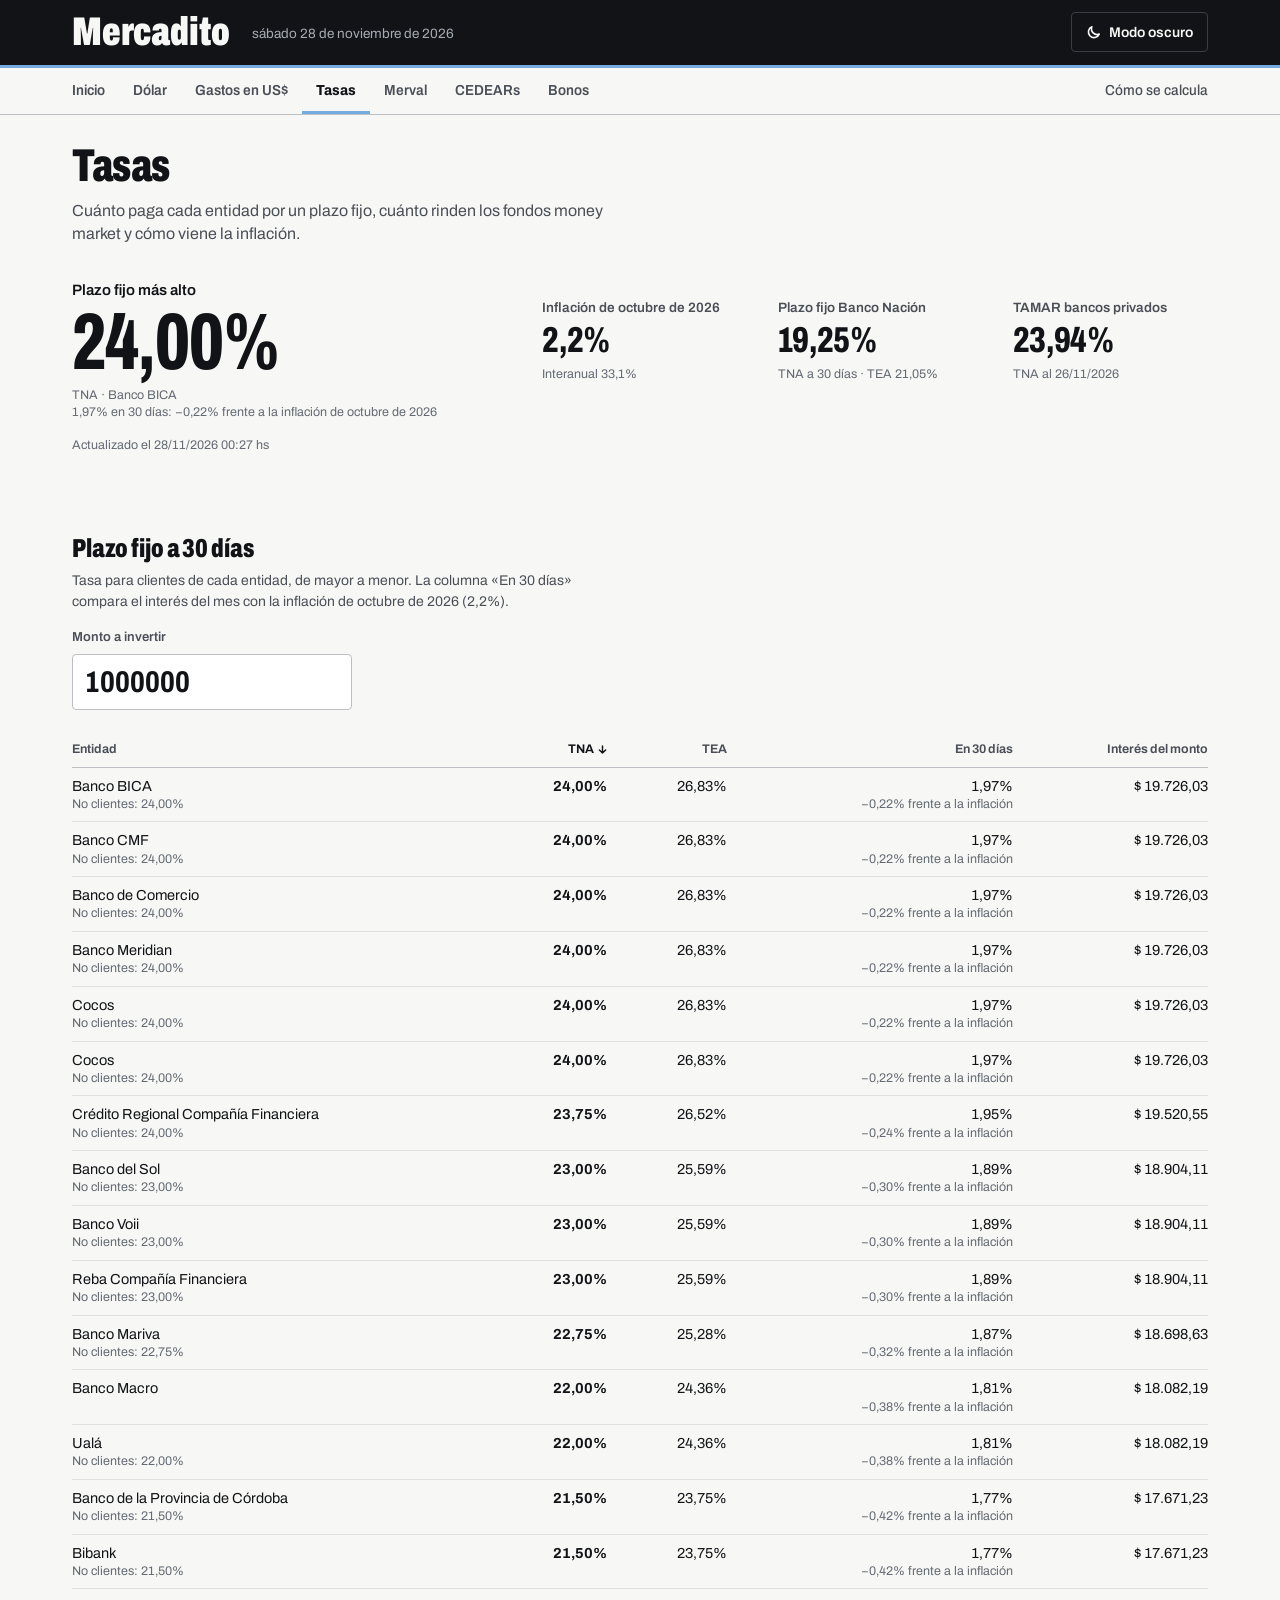
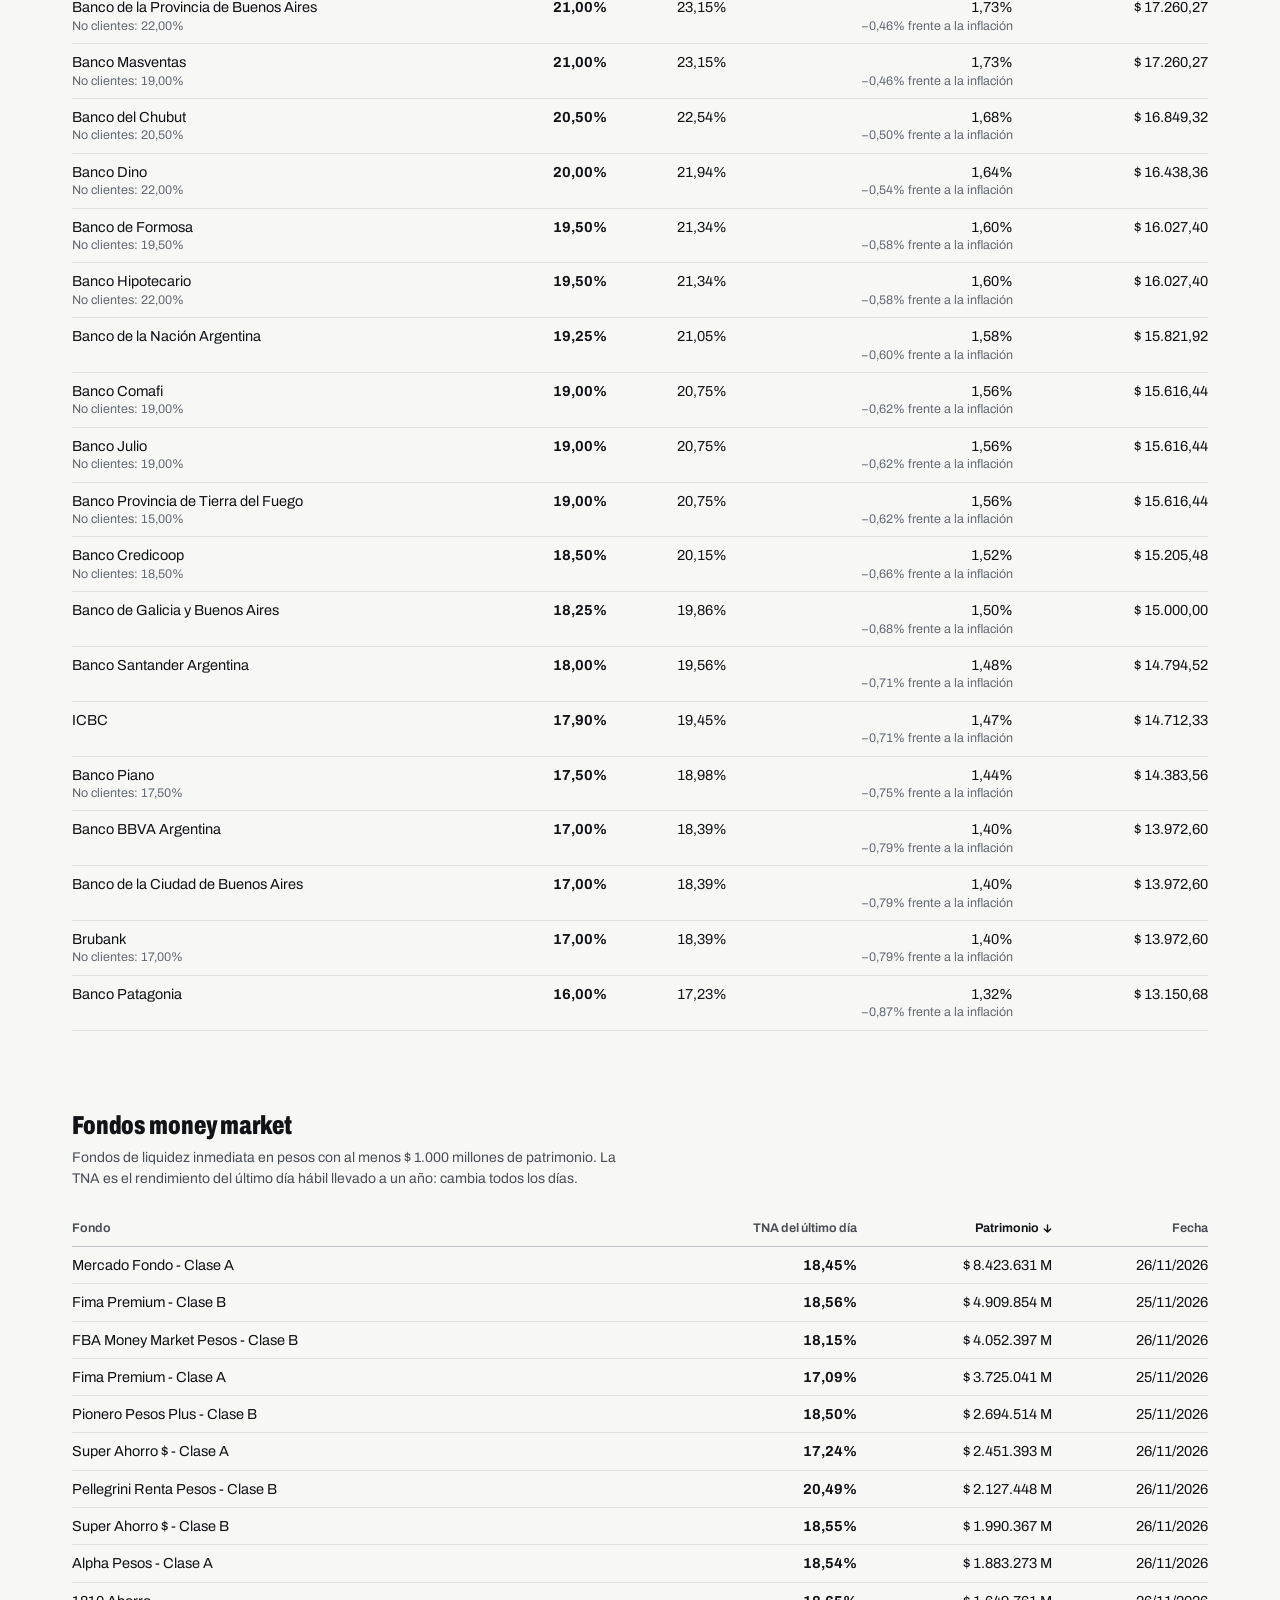
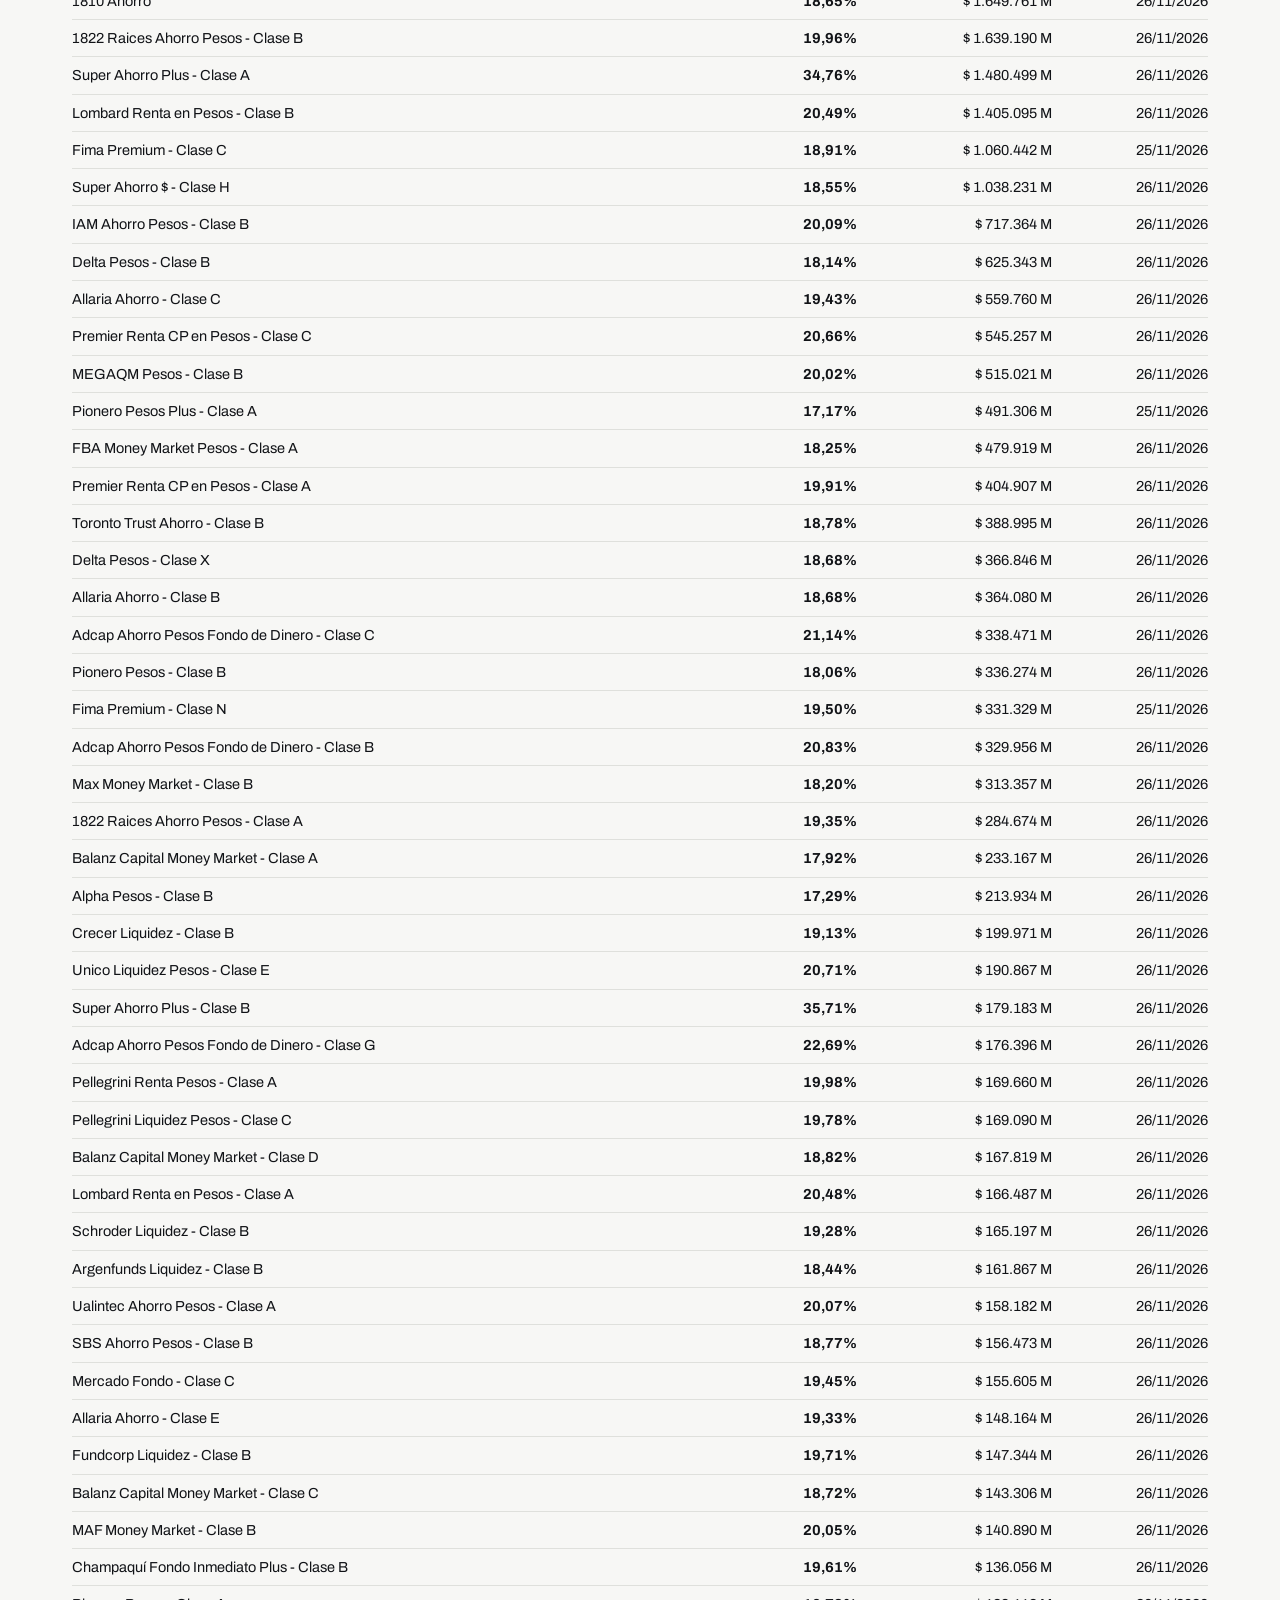
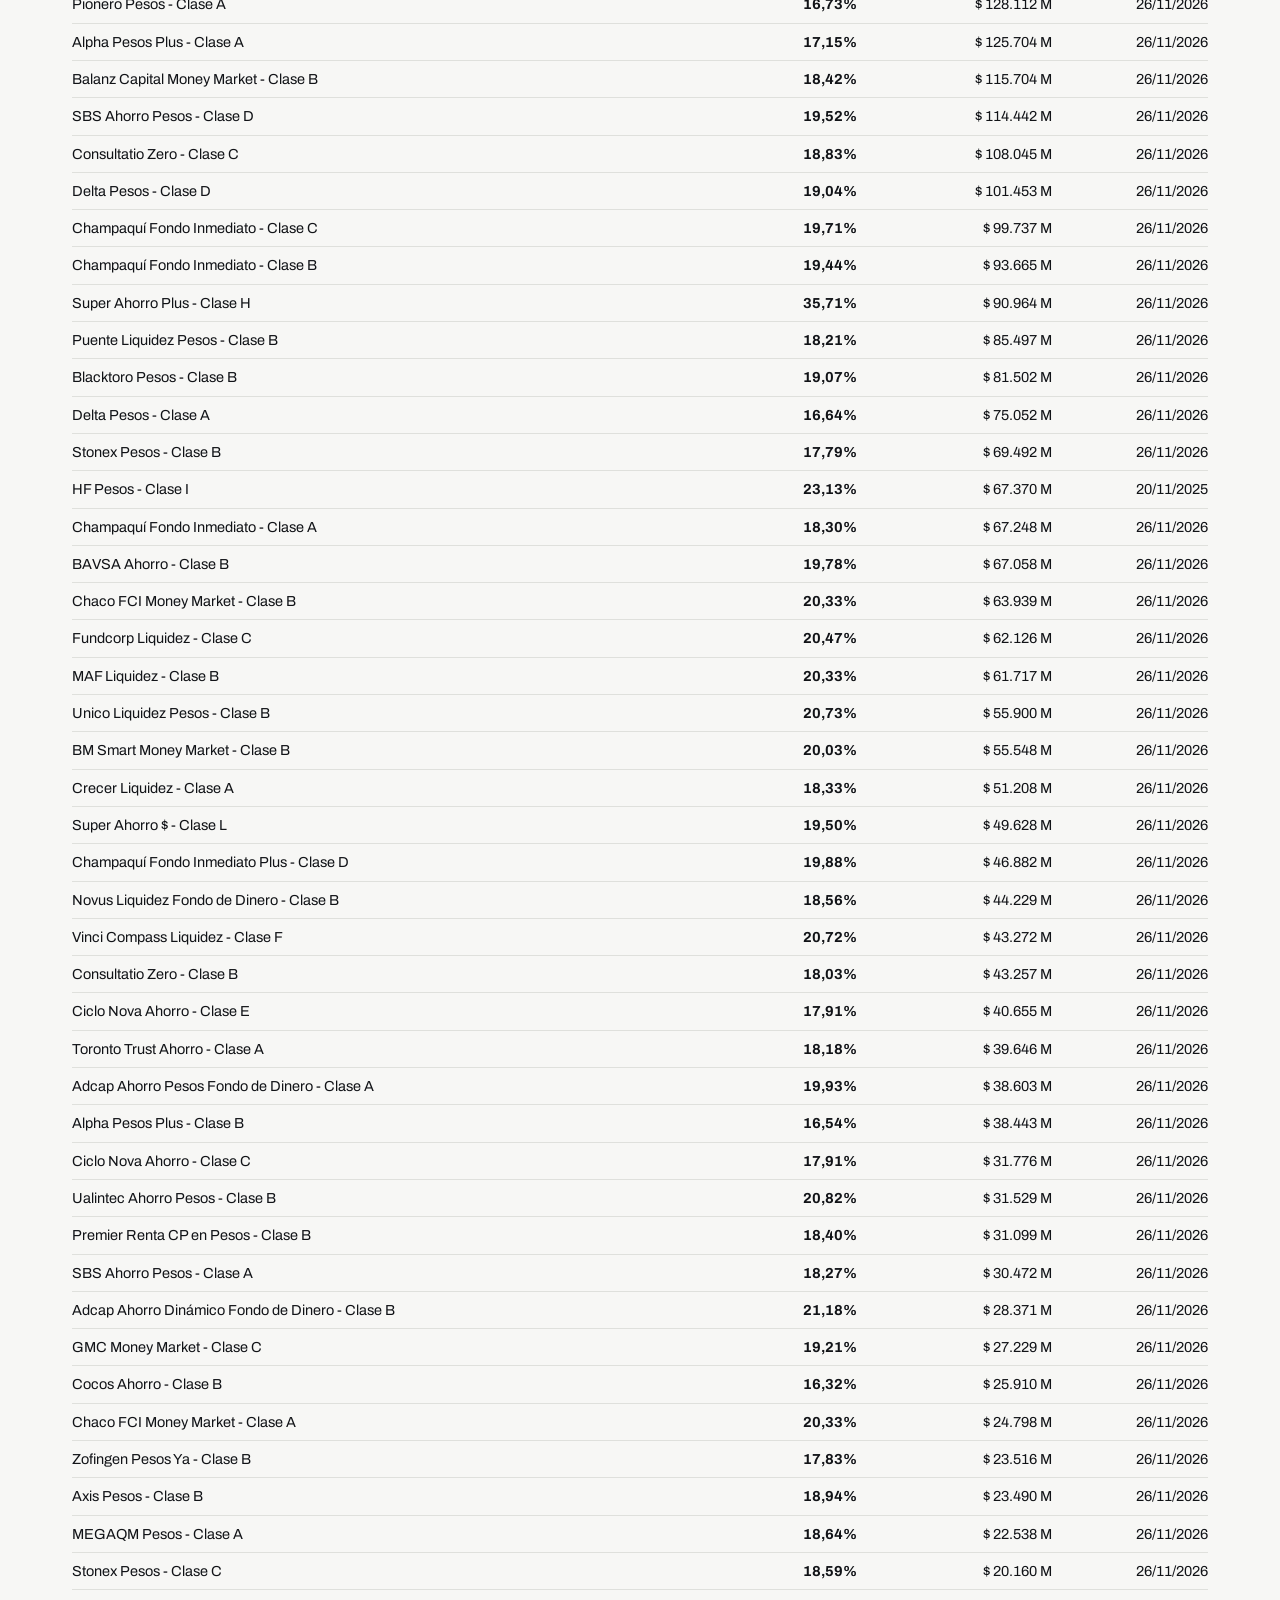
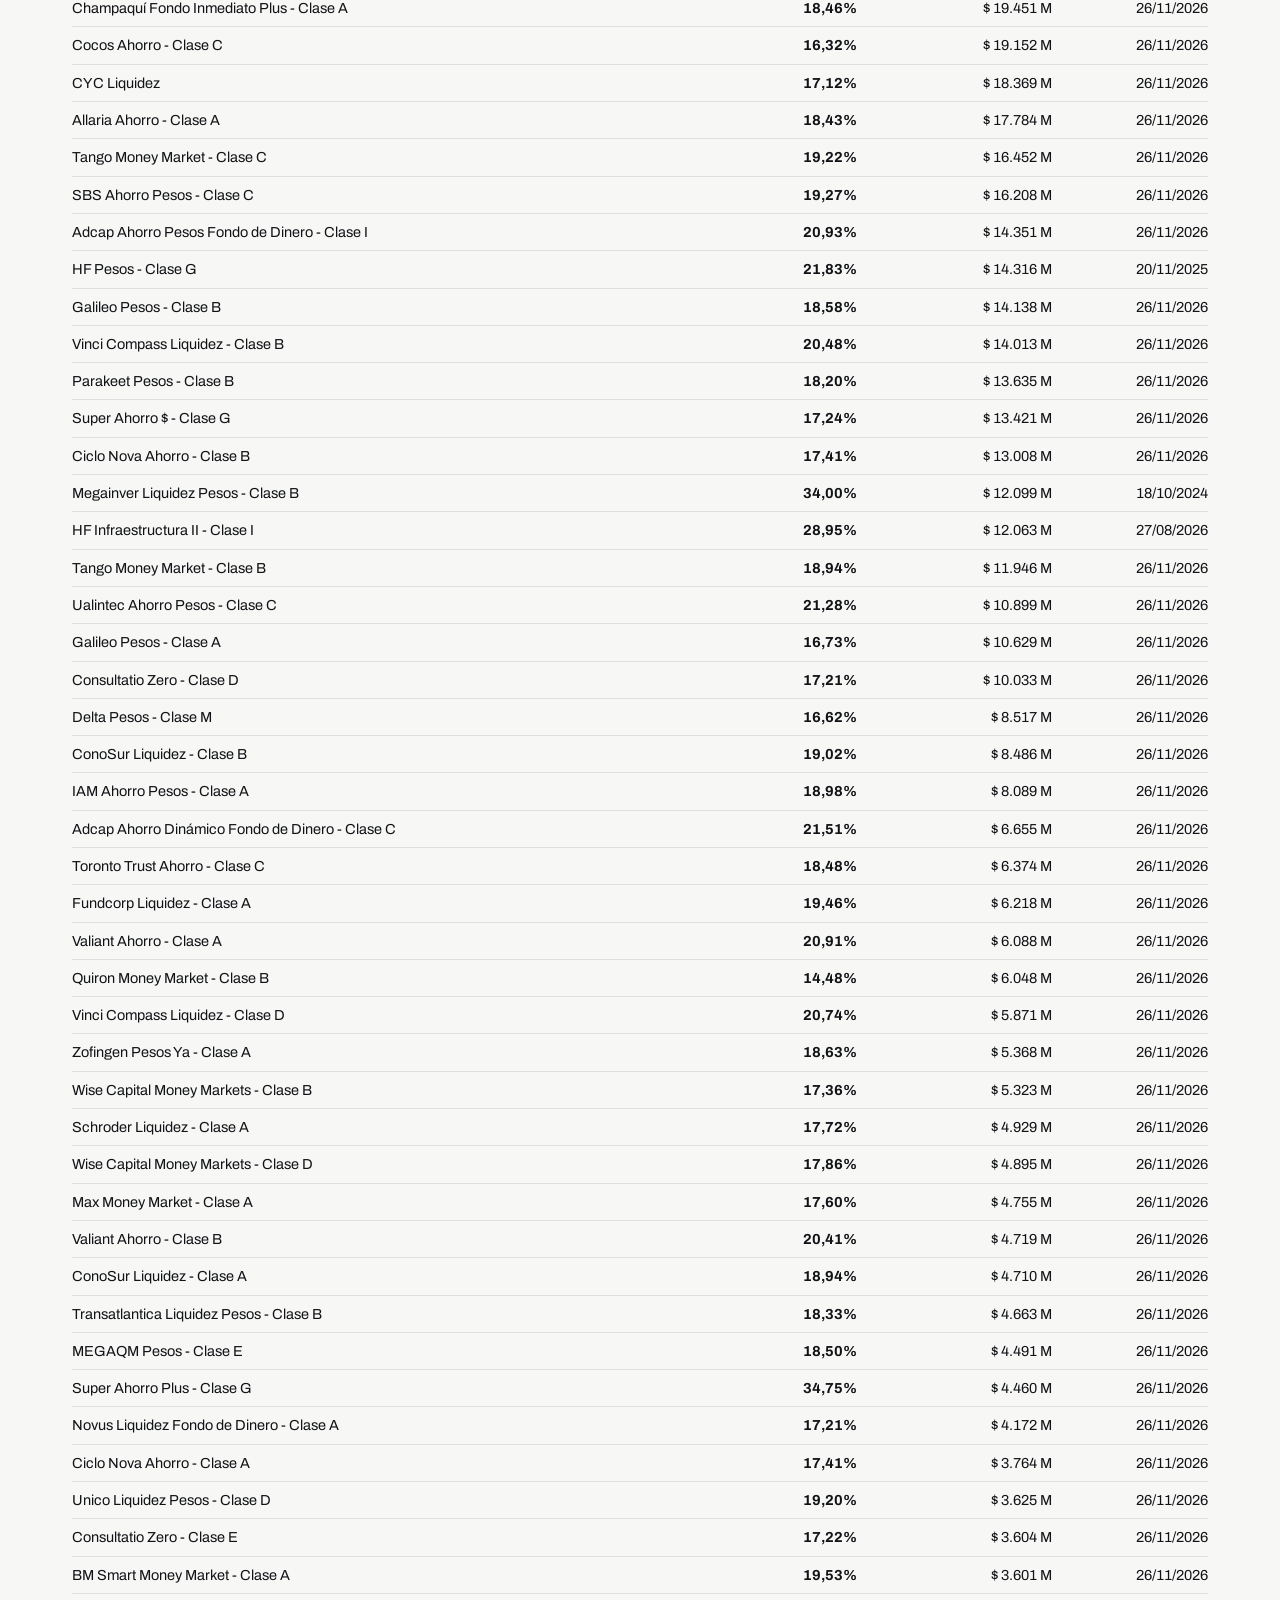
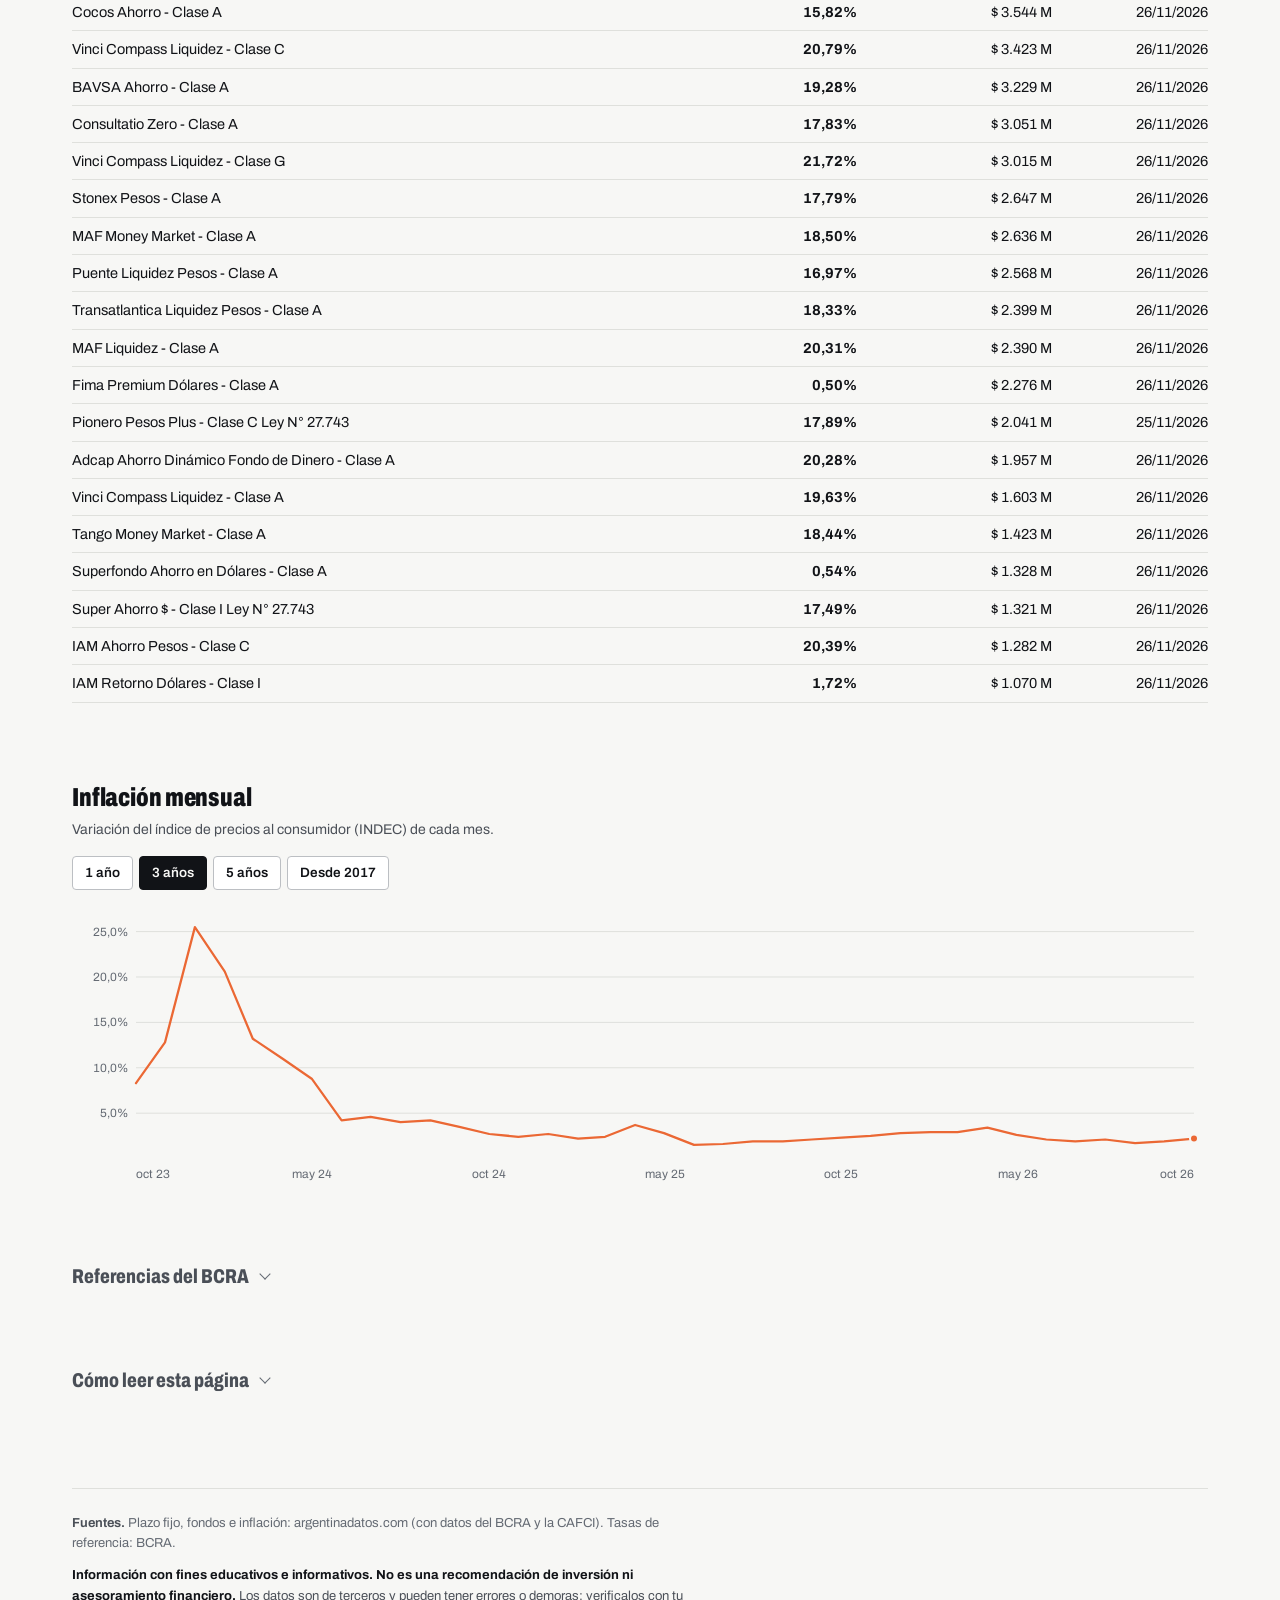
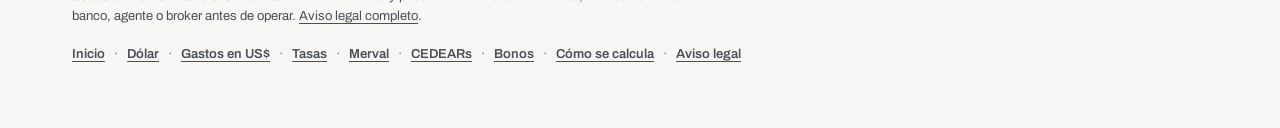
<file: tasas/index.html>
<!DOCTYPE html>
<html lang="es">
<head>
<meta charset="utf-8">
<meta name="viewport" content="width=device-width, initial-scale=1">
<title>Tasas · Mercadito</title>
<meta name="description" content="Tasas de plazo fijo en cada entidad, rendimiento de los fondos money market, inflación y tasas de referencia del BCRA.">
<meta name="color-scheme" content="light dark">
<meta name="theme-color" content="#111317" media="(prefers-color-scheme: light)">
<meta name="theme-color" content="#050505" media="(prefers-color-scheme: dark)">
<link rel="icon" href="data:image/svg+xml,%3Csvg xmlns='http://www.w3.org/2000/svg' viewBox='0 0 16 16'%3E%3Crect width='16' height='16' rx='2' fill='%23111317'/%3E%3Cpath d='M4 11V4.5l4 4 4-4V11' fill='none' stroke='%23F7F7F5' stroke-width='1.8' stroke-linejoin='round'/%3E%3Crect y='13' width='16' height='3' fill='%2374ACDF'/%3E%3C/svg%3E">
<link rel="preconnect" href="https://fonts.googleapis.com">
<link rel="preconnect" href="https://fonts.gstatic.com" crossorigin>
<link href="https://fonts.googleapis.com/css2?family=Archivo:wdth,wght@62..125,100..900&display=swap" rel="stylesheet">
<script>
try { var t = localStorage.getItem("tema"); if (t === "claro" || t === "oscuro") document.documentElement.setAttribute("data-tema", t); } catch (e) {}
</script>
<link rel="stylesheet" href="../assets/base.css">
<style>

.calc-pf{margin-top:12px}
#pf-monto{height:56px;font-size:30px;font-weight:750;font-stretch:76%;width:min(100%,280px)}
@media (max-width:899px){
  /* a la vista: entidad, TNA e interés del monto (plazo fijo) o TNA (fondos); lo demás, al tocar la fila */
  #tabla-pf tr:not(.abierta) td:is(:nth-child(3),:nth-child(4)),
  #tabla-pf tr:not(.abierta) td:first-child .sub,
  #tabla-fci tr:not(.abierta) td:is(:nth-child(3),:nth-child(4)){display:none}
  #tabla-pf td:nth-child(2),#tabla-fci td:nth-child(2),#tabla-ref td:nth-child(2){order:2;margin-left:auto;font-size:16px;font-weight:700;color:var(--tinta);text-align:right}
  #tabla-pf td:nth-child(3)::before{content:"TEA "}
  #tabla-pf td:nth-child(4)::before{content:"En 30 días "}
  #tabla-pf td:nth-child(5)::before{content:"Interés "}
  #tabla-fci td:nth-child(3)::before{content:"Patrimonio "}
  #pf-monto{width:100%}
}

</style>
</head>
<body>
<a class="saltar" href="#contenido">Ir al contenido</a>
<header class="sitio">
  <div class="cabezal"><div class="sitio-barra">
    <a class="marca" href="../">Mercadito</a>
    <p class="cabezal-fecha">sábado 28 de noviembre de 2026</p>
    <button id="tema" class="boton boton-tema" type="button" aria-label="Cambiar a modo oscuro">
      <svg class="ico ico-luna" viewBox="0 0 16 16" aria-hidden="true"><path d="M13.2 10.1A5.6 5.6 0 0 1 5.9 2.8a5.6 5.6 0 1 0 7.3 7.3Z"/></svg>
      <svg class="ico ico-sol" viewBox="0 0 16 16" aria-hidden="true"><circle cx="8" cy="8" r="3"/><path d="M8 1.5v1.3M8 13.2v1.3M1.5 8h1.3M13.2 8h1.3M3.4 3.4l.9.9M11.7 11.7l.9.9M3.4 12.6l.9-.9M11.7 4.3l.9-.9"/></svg>
      <span id="tema-txt">Modo oscuro</span>
    </button>
  </div></div>
  <nav class="menu" aria-label="Secciones"><ul><li><a href="../">Inicio</a></li><li><a href="../dolar/">Dólar</a></li><li><a href="../gastos/">Gastos en US$</a></li><li><a href="../tasas/" aria-current="page">Tasas</a></li><li><a href="../merval/">Merval</a></li><li><a href="../sp500/">CEDEARs</a></li><li><a href="../bonos/">Bonos</a></li><li><a href="../metodologia/">Cómo se calcula</a></li></ul></nav>
</header>
<div class="pagina">
<main id="contenido">

<div class="titulo">
  <h1>Tasas</h1>
  <p class="bajada">Cuánto paga cada entidad por un plazo fijo, cuánto rinden los fondos money market y cómo viene la inflación.</p>
</div>
<section aria-label="Datos principales"><div class="cifras" id="cifras"></div></section>
<p class="fecha">Actualizado el 28/11/2026 00:27 hs</p>

<section class="bloque" aria-labelledby="t-pf">
  <h2 id="t-pf">Plazo fijo a 30 días</h2>
  <p class="nota" id="pf-nota"></p>
  <div class="controles">
    <label class="campo">Monto a invertir <input id="pf-monto" type="number" inputmode="decimal" min="0" step="any" value="1000000"></label>
  </div>
  <div class="caja-tabla"><table class="tabla-datos" id="tabla-pf" data-ficha>
    <thead><tr>
      <th data-k="n" data-asc="1"><button type="button">Entidad</button></th>
      <th class="der" data-k="tna"><button type="button">TNA</button></th>
      <th class="der" data-k="tea"><button type="button">TEA</button></th>
      <th class="der">En 30 días</th>
      <th class="der">Interés del monto</th>
    </tr></thead>
    <tbody></tbody>
  </table></div>
</section>

<section class="bloque" aria-labelledby="t-fci" id="bloque-fci">
  <h2 id="t-fci">Fondos money market</h2>
  <p class="nota">Fondos de liquidez inmediata en pesos con al menos $ 1.000 millones de patrimonio. La TNA es el rendimiento del último día hábil llevado a un año: cambia todos los días.</p>
  <div class="caja-tabla"><table class="tabla-datos" id="tabla-fci" data-ficha>
    <thead><tr>
      <th data-k="n" data-asc="1"><button type="button">Fondo</button></th>
      <th class="der" data-k="tna"><button type="button">TNA del último día</button></th>
      <th class="der" data-k="pat"><button type="button">Patrimonio</button></th>
      <th class="der" data-k="f"><button type="button">Fecha</button></th>
    </tr></thead>
    <tbody></tbody>
  </table></div>
</section>

<section class="bloque" aria-labelledby="t-infl" id="bloque-infl">
  <h2 id="t-infl">Inflación mensual</h2>
  <p class="nota">Variación del índice de precios al consumidor (INDEC) de cada mes.</p>
  <div class="controles"><div class="grupo" role="group" aria-label="Período" id="rangos"></div></div>
  <div id="grafico"></div>
</section>

<details class="bloque plegado" id="bloque-ref">
  <summary><h2 id="t-ref">Referencias del BCRA</h2></summary>
  <div class="caja-tabla"><table class="tabla-datos" id="tabla-ref">
    <thead><tr><th>Dato</th><th class="der">Valor</th><th class="der">Fecha</th></tr></thead>
    <tbody></tbody>
  </table></div>
</details>

<details class="bloque plegado">
  <summary><h2 id="t-glos">Cómo leer esta página</h2></summary>
  <dl class="glosario">
    <div><dt>TNA</dt><dd>Tasa nominal anual: la que publica cada entidad. Para un plazo fijo a 30 días, el interés del mes es TNA × 30 / 365.</dd></div>
    <div><dt>TEA</dt><dd>Tasa efectiva anual: lo que rendiría en un año si se renovara cada 30 días con la misma TNA, sumando los intereses.</dd></div>
    <div><dt>Frente a la inflación</dt><dd>Diferencia entre lo que rinde el plazo fijo en 30 días y la inflación del último mes publicado. Es una comparación con el pasado: la inflación de los próximos meses puede ser distinta.</dd></div>
    <div><dt>Money market</dt><dd>Fondos comunes de inversión que invierten en instrumentos de muy corto plazo y permiten retirar el dinero en el día. El rendimiento no está garantizado.</dd></div>
  </dl>
</details>

</main>
<footer class="sitio-pie">
  <p class="pie-fuentes"><b>Fuentes.</b> Plazo fijo, fondos e inflación: argentinadatos.com (con datos del BCRA y la CAFCI). Tasas de referencia: BCRA.</p>
  <p class="pie-aviso"><strong>Información con fines educativos e informativos. No es una recomendación de inversión ni asesoramiento financiero.</strong> Los datos son de terceros y pueden tener errores o demoras; verificalos con tu banco, agente o broker antes de operar. <a href="../legal/">Aviso legal completo</a>.</p>
  <nav class="pie-sumario" aria-label="Secciones de Mercadito"><ul><li><a href="../">Inicio</a></li><li><a href="../dolar/">Dólar</a></li><li><a href="../gastos/">Gastos en US$</a></li><li><a href="../tasas/">Tasas</a></li><li><a href="../merval/">Merval</a></li><li><a href="../sp500/">CEDEARs</a></li><li><a href="../bonos/">Bonos</a></li><li><a href="../metodologia/">Cómo se calcula</a></li><li><a href="../legal/">Aviso legal</a></li></ul></nav>
</footer>
</div>
<script src="../assets/base.js"></script>
<script>

const M = Mercadito;
const D = {"pf": [{"n": "Banco de la Nación Argentina", "tna": 19.25, "tnaNo": null, "tea": 21.05}, {"n": "Banco de Galicia y Buenos Aires", "tna": 18.25, "tnaNo": null, "tea": 19.86}, {"n": "Banco BBVA Argentina", "tna": 17.0, "tnaNo": null, "tea": 18.39}, {"n": "Banco Santander Argentina", "tna": 18.0, "tnaNo": null, "tea": 19.56}, {"n": "Banco de la Provincia de Buenos Aires", "tna": 21.0, "tnaNo": 22.0, "tea": 23.15}, {"n": "Banco Macro", "tna": 22.0, "tnaNo": null, "tea": 24.36}, {"n": "ICBC", "tna": 17.9, "tnaNo": null, "tea": 19.45}, {"n": "Banco de la Ciudad de Buenos Aires", "tna": 17.0, "tnaNo": null, "tea": 18.39}, {"n": "Banco Patagonia", "tna": 16.0, "tnaNo": null, "tea": 17.23}, {"n": "Banco Credicoop", "tna": 18.5, "tnaNo": 18.5, "tea": 20.15}, {"n": "Banco BICA", "tna": 24.0, "tnaNo": 24.0, "tea": 26.83}, {"n": "Banco CMF", "tna": 24.0, "tnaNo": 24.0, "tea": 26.83}, {"n": "Banco Comafi", "tna": 19.0, "tnaNo": 19.0, "tea": 20.75}, {"n": "Banco de Comercio", "tna": 24.0, "tnaNo": 24.0, "tea": 26.83}, {"n": "Banco de Formosa", "tna": 19.5, "tnaNo": 19.5, "tea": 21.34}, {"n": "Banco de la Provincia de Córdoba", "tna": 21.5, "tnaNo": 21.5, "tea": 23.75}, {"n": "Banco del Chubut", "tna": 20.5, "tnaNo": 20.5, "tea": 22.54}, {"n": "Banco del Sol", "tna": 23.0, "tnaNo": 23.0, "tea": 25.59}, {"n": "Banco Dino", "tna": 20.0, "tnaNo": 22.0, "tea": 21.94}, {"n": "Banco Hipotecario", "tna": 19.5, "tnaNo": 22.0, "tea": 21.34}, {"n": "Banco Julio", "tna": 19.0, "tnaNo": 19.0, "tea": 20.75}, {"n": "Banco Mariva", "tna": 22.75, "tnaNo": 22.75, "tea": 25.28}, {"n": "Banco Masventas", "tna": 21.0, "tnaNo": 19.0, "tea": 23.15}, {"n": "Banco Meridian", "tna": 24.0, "tnaNo": 24.0, "tea": 26.83}, {"n": "Banco Provincia de Tierra del Fuego", "tna": 19.0, "tnaNo": 15.0, "tea": 20.75}, {"n": "Banco Voii", "tna": 23.0, "tnaNo": 23.0, "tea": 25.59}, {"n": "Bibank", "tna": 21.5, "tnaNo": 21.5, "tea": 23.75}, {"n": "Crédito Regional Compañía Financiera", "tna": 23.75, "tnaNo": 24.0, "tea": 26.52}, {"n": "Reba Compañía Financiera", "tna": 23.0, "tnaNo": 23.0, "tea": 25.59}, {"n": "Cocos", "tna": 24.0, "tnaNo": 24.0, "tea": 26.83}, {"n": "Banco Piano", "tna": 17.5, "tnaNo": 17.5, "tea": 18.98}, {"n": "Brubank", "tna": 17.0, "tnaNo": 17.0, "tea": 18.39}, {"n": "Ualá", "tna": 22.0, "tnaNo": 22.0, "tea": 24.36}, {"n": "Cocos", "tna": 24.0, "tnaNo": 24.0, "tea": 26.83}], "fci": [{"n": "1810 Ahorro", "tna": 18.65, "pat": 1649761, "f": "2026-11-26"}, {"n": "1822 Raices Ahorro Pesos - Clase A", "tna": 19.35, "pat": 284674, "f": "2026-11-26"}, {"n": "1822 Raices Ahorro Pesos - Clase B", "tna": 19.96, "pat": 1639190, "f": "2026-11-26"}, {"n": "Adcap Ahorro Dinámico Fondo de Dinero - Clase A", "tna": 20.28, "pat": 1957, "f": "2026-11-26"}, {"n": "Adcap Ahorro Dinámico Fondo de Dinero - Clase B", "tna": 21.18, "pat": 28371, "f": "2026-11-26"}, {"n": "Adcap Ahorro Dinámico Fondo de Dinero - Clase C", "tna": 21.51, "pat": 6655, "f": "2026-11-26"}, {"n": "Adcap Ahorro Pesos Fondo de Dinero - Clase A", "tna": 19.93, "pat": 38603, "f": "2026-11-26"}, {"n": "Adcap Ahorro Pesos Fondo de Dinero - Clase B", "tna": 20.83, "pat": 329956, "f": "2026-11-26"}, {"n": "Adcap Ahorro Pesos Fondo de Dinero - Clase C", "tna": 21.14, "pat": 338471, "f": "2026-11-26"}, {"n": "Adcap Ahorro Pesos Fondo de Dinero - Clase G", "tna": 22.69, "pat": 176396, "f": "2026-11-26"}, {"n": "Adcap Ahorro Pesos Fondo de Dinero - Clase I", "tna": 20.93, "pat": 14351, "f": "2026-11-26"}, {"n": "Allaria Ahorro - Clase A", "tna": 18.43, "pat": 17784, "f": "2026-11-26"}, {"n": "Allaria Ahorro - Clase B", "tna": 18.68, "pat": 364080, "f": "2026-11-26"}, {"n": "Allaria Ahorro - Clase C", "tna": 19.43, "pat": 559760, "f": "2026-11-26"}, {"n": "Allaria Ahorro - Clase E", "tna": 19.33, "pat": 148164, "f": "2026-11-26"}, {"n": "Alpha Pesos - Clase A", "tna": 18.54, "pat": 1883273, "f": "2026-11-26"}, {"n": "Alpha Pesos - Clase B", "tna": 17.29, "pat": 213934, "f": "2026-11-26"}, {"n": "Alpha Pesos Plus - Clase A", "tna": 17.15, "pat": 125704, "f": "2026-11-26"}, {"n": "Alpha Pesos Plus - Clase B", "tna": 16.54, "pat": 38443, "f": "2026-11-26"}, {"n": "Argenfunds Liquidez - Clase B", "tna": 18.44, "pat": 161867, "f": "2026-11-26"}, {"n": "Axis Pesos - Clase B", "tna": 18.94, "pat": 23490, "f": "2026-11-26"}, {"n": "Balanz Capital Money Market - Clase A", "tna": 17.92, "pat": 233167, "f": "2026-11-26"}, {"n": "Balanz Capital Money Market - Clase B", "tna": 18.42, "pat": 115704, "f": "2026-11-26"}, {"n": "Balanz Capital Money Market - Clase C", "tna": 18.72, "pat": 143306, "f": "2026-11-26"}, {"n": "Balanz Capital Money Market - Clase D", "tna": 18.82, "pat": 167819, "f": "2026-11-26"}, {"n": "BAVSA Ahorro - Clase A", "tna": 19.28, "pat": 3229, "f": "2026-11-26"}, {"n": "BAVSA Ahorro - Clase B", "tna": 19.78, "pat": 67058, "f": "2026-11-26"}, {"n": "Blacktoro Pesos - Clase B", "tna": 19.07, "pat": 81502, "f": "2026-11-26"}, {"n": "BM Smart Money Market - Clase A", "tna": 19.53, "pat": 3601, "f": "2026-11-26"}, {"n": "BM Smart Money Market - Clase B", "tna": 20.03, "pat": 55548, "f": "2026-11-26"}, {"n": "Chaco FCI Money Market - Clase A", "tna": 20.33, "pat": 24798, "f": "2026-11-26"}, {"n": "Chaco FCI Money Market - Clase B", "tna": 20.33, "pat": 63939, "f": "2026-11-26"}, {"n": "Champaquí Fondo Inmediato - Clase A", "tna": 18.3, "pat": 67248, "f": "2026-11-26"}, {"n": "Champaquí Fondo Inmediato - Clase B", "tna": 19.44, "pat": 93665, "f": "2026-11-26"}, {"n": "Champaquí Fondo Inmediato - Clase C", "tna": 19.71, "pat": 99737, "f": "2026-11-26"}, {"n": "Champaquí Fondo Inmediato Plus - Clase A", "tna": 18.46, "pat": 19451, "f": "2026-11-26"}, {"n": "Champaquí Fondo Inmediato Plus - Clase B", "tna": 19.61, "pat": 136056, "f": "2026-11-26"}, {"n": "Champaquí Fondo Inmediato Plus - Clase D", "tna": 19.88, "pat": 46882, "f": "2026-11-26"}, {"n": "Ciclo Nova Ahorro - Clase A", "tna": 17.41, "pat": 3764, "f": "2026-11-26"}, {"n": "Ciclo Nova Ahorro - Clase B", "tna": 17.41, "pat": 13008, "f": "2026-11-26"}, {"n": "Ciclo Nova Ahorro - Clase C", "tna": 17.91, "pat": 31776, "f": "2026-11-26"}, {"n": "Ciclo Nova Ahorro - Clase E", "tna": 17.91, "pat": 40655, "f": "2026-11-26"}, {"n": "Cocos Ahorro - Clase A", "tna": 15.82, "pat": 3544, "f": "2026-11-26"}, {"n": "Cocos Ahorro - Clase B", "tna": 16.32, "pat": 25910, "f": "2026-11-26"}, {"n": "Cocos Ahorro - Clase C", "tna": 16.32, "pat": 19152, "f": "2026-11-26"}, {"n": "ConoSur Liquidez - Clase A", "tna": 18.94, "pat": 4710, "f": "2026-11-26"}, {"n": "ConoSur Liquidez - Clase B", "tna": 19.02, "pat": 8486, "f": "2026-11-26"}, {"n": "Consultatio Zero - Clase A", "tna": 17.83, "pat": 3051, "f": "2026-11-26"}, {"n": "Consultatio Zero - Clase B", "tna": 18.03, "pat": 43257, "f": "2026-11-26"}, {"n": "Consultatio Zero - Clase C", "tna": 18.83, "pat": 108045, "f": "2026-11-26"}, {"n": "Consultatio Zero - Clase D", "tna": 17.21, "pat": 10033, "f": "2026-11-26"}, {"n": "Consultatio Zero - Clase E", "tna": 17.22, "pat": 3604, "f": "2026-11-26"}, {"n": "Crecer Liquidez - Clase A", "tna": 18.33, "pat": 51208, "f": "2026-11-26"}, {"n": "Crecer Liquidez - Clase B", "tna": 19.13, "pat": 199971, "f": "2026-11-26"}, {"n": "CYC Liquidez", "tna": 17.12, "pat": 18369, "f": "2026-11-26"}, {"n": "Delta Pesos - Clase A", "tna": 16.64, "pat": 75052, "f": "2026-11-26"}, {"n": "Delta Pesos - Clase B", "tna": 18.14, "pat": 625343, "f": "2026-11-26"}, {"n": "Delta Pesos - Clase D", "tna": 19.04, "pat": 101453, "f": "2026-11-26"}, {"n": "Delta Pesos - Clase M", "tna": 16.62, "pat": 8517, "f": "2026-11-26"}, {"n": "Delta Pesos - Clase X", "tna": 18.68, "pat": 366846, "f": "2026-11-26"}, {"n": "FBA Money Market Pesos - Clase A", "tna": 18.25, "pat": 479919, "f": "2026-11-26"}, {"n": "FBA Money Market Pesos - Clase B", "tna": 18.15, "pat": 4052397, "f": "2026-11-26"}, {"n": "Fima Premium - Clase A", "tna": 17.09, "pat": 3725041, "f": "2026-11-25"}, {"n": "Fima Premium - Clase B", "tna": 18.56, "pat": 4909854, "f": "2026-11-25"}, {"n": "Fima Premium - Clase C", "tna": 18.91, "pat": 1060442, "f": "2026-11-25"}, {"n": "Fima Premium - Clase N", "tna": 19.5, "pat": 331329, "f": "2026-11-25"}, {"n": "Fima Premium Dólares - Clase A", "tna": 0.5, "pat": 2276, "f": "2026-11-26"}, {"n": "Fundcorp Liquidez - Clase A", "tna": 19.46, "pat": 6218, "f": "2026-11-26"}, {"n": "Fundcorp Liquidez - Clase B", "tna": 19.71, "pat": 147344, "f": "2026-11-26"}, {"n": "Fundcorp Liquidez - Clase C", "tna": 20.47, "pat": 62126, "f": "2026-11-26"}, {"n": "Galileo Pesos - Clase A", "tna": 16.73, "pat": 10629, "f": "2026-11-26"}, {"n": "Galileo Pesos - Clase B", "tna": 18.58, "pat": 14138, "f": "2026-11-26"}, {"n": "GMC Money Market - Clase C", "tna": 19.21, "pat": 27229, "f": "2026-11-26"}, {"n": "HF Infraestructura II - Clase I", "tna": 28.95, "pat": 12063, "f": "2026-08-27"}, {"n": "HF Pesos - Clase G", "tna": 21.83, "pat": 14316, "f": "2025-11-20"}, {"n": "HF Pesos - Clase I", "tna": 23.13, "pat": 67370, "f": "2025-11-20"}, {"n": "IAM Ahorro Pesos - Clase A", "tna": 18.98, "pat": 8089, "f": "2026-11-26"}, {"n": "IAM Ahorro Pesos - Clase B", "tna": 20.09, "pat": 717364, "f": "2026-11-26"}, {"n": "IAM Ahorro Pesos - Clase C", "tna": 20.39, "pat": 1282, "f": "2026-11-26"}, {"n": "IAM Retorno Dólares - Clase I", "tna": 1.72, "pat": 1070, "f": "2026-11-26"}, {"n": "Lombard Renta en Pesos - Clase A", "tna": 20.48, "pat": 166487, "f": "2026-11-26"}, {"n": "Lombard Renta en Pesos - Clase B", "tna": 20.49, "pat": 1405095, "f": "2026-11-26"}, {"n": "MAF Liquidez - Clase A", "tna": 20.31, "pat": 2390, "f": "2026-11-26"}, {"n": "MAF Liquidez - Clase B", "tna": 20.33, "pat": 61717, "f": "2026-11-26"}, {"n": "MAF Money Market - Clase A", "tna": 18.5, "pat": 2636, "f": "2026-11-26"}, {"n": "MAF Money Market - Clase B", "tna": 20.05, "pat": 140890, "f": "2026-11-26"}, {"n": "Max Money Market - Clase A", "tna": 17.6, "pat": 4755, "f": "2026-11-26"}, {"n": "Max Money Market - Clase B", "tna": 18.2, "pat": 313357, "f": "2026-11-26"}, {"n": "Megainver Liquidez Pesos - Clase B", "tna": 34.0, "pat": 12099, "f": "2024-10-18"}, {"n": "MEGAQM Pesos - Clase A", "tna": 18.64, "pat": 22538, "f": "2026-11-26"}, {"n": "MEGAQM Pesos - Clase B", "tna": 20.02, "pat": 515021, "f": "2026-11-26"}, {"n": "MEGAQM Pesos - Clase E", "tna": 18.5, "pat": 4491, "f": "2026-11-26"}, {"n": "Mercado Fondo - Clase A", "tna": 18.45, "pat": 8423631, "f": "2026-11-26"}, {"n": "Mercado Fondo - Clase C", "tna": 19.45, "pat": 155605, "f": "2026-11-26"}, {"n": "Novus Liquidez Fondo de Dinero - Clase A", "tna": 17.21, "pat": 4172, "f": "2026-11-26"}, {"n": "Novus Liquidez Fondo de Dinero - Clase B", "tna": 18.56, "pat": 44229, "f": "2026-11-26"}, {"n": "Parakeet Pesos - Clase B", "tna": 18.2, "pat": 13635, "f": "2026-11-26"}, {"n": "Pellegrini Liquidez Pesos - Clase C", "tna": 19.78, "pat": 169090, "f": "2026-11-26"}, {"n": "Pellegrini Renta Pesos - Clase A", "tna": 19.98, "pat": 169660, "f": "2026-11-26"}, {"n": "Pellegrini Renta Pesos - Clase B", "tna": 20.49, "pat": 2127448, "f": "2026-11-26"}, {"n": "Pionero Pesos - Clase A", "tna": 16.73, "pat": 128112, "f": "2026-11-26"}, {"n": "Pionero Pesos - Clase B", "tna": 18.06, "pat": 336274, "f": "2026-11-26"}, {"n": "Pionero Pesos Plus - Clase A", "tna": 17.17, "pat": 491306, "f": "2026-11-25"}, {"n": "Pionero Pesos Plus - Clase B", "tna": 18.5, "pat": 2694514, "f": "2026-11-25"}, {"n": "Pionero Pesos Plus - Clase C Ley N° 27.743", "tna": 17.89, "pat": 2041, "f": "2026-11-25"}, {"n": "Premier Renta CP en Pesos - Clase A", "tna": 19.91, "pat": 404907, "f": "2026-11-26"}, {"n": "Premier Renta CP en Pesos - Clase B", "tna": 18.4, "pat": 31099, "f": "2026-11-26"}, {"n": "Premier Renta CP en Pesos - Clase C", "tna": 20.66, "pat": 545257, "f": "2026-11-26"}, {"n": "Puente Liquidez Pesos - Clase A", "tna": 16.97, "pat": 2568, "f": "2026-11-26"}, {"n": "Puente Liquidez Pesos - Clase B", "tna": 18.21, "pat": 85497, "f": "2026-11-26"}, {"n": "Quiron Money Market - Clase B", "tna": 14.48, "pat": 6048, "f": "2026-11-26"}, {"n": "SBS Ahorro Pesos - Clase A", "tna": 18.27, "pat": 30472, "f": "2026-11-26"}, {"n": "SBS Ahorro Pesos - Clase B", "tna": 18.77, "pat": 156473, "f": "2026-11-26"}, {"n": "SBS Ahorro Pesos - Clase C", "tna": 19.27, "pat": 16208, "f": "2026-11-26"}, {"n": "SBS Ahorro Pesos - Clase D", "tna": 19.52, "pat": 114442, "f": "2026-11-26"}, {"n": "Schroder Liquidez - Clase A", "tna": 17.72, "pat": 4929, "f": "2026-11-26"}, {"n": "Schroder Liquidez - Clase B", "tna": 19.28, "pat": 165197, "f": "2026-11-26"}, {"n": "Stonex Pesos - Clase A", "tna": 17.79, "pat": 2647, "f": "2026-11-26"}, {"n": "Stonex Pesos - Clase B", "tna": 17.79, "pat": 69492, "f": "2026-11-26"}, {"n": "Stonex Pesos - Clase C", "tna": 18.59, "pat": 20160, "f": "2026-11-26"}, {"n": "Super Ahorro $ - Clase A", "tna": 17.24, "pat": 2451393, "f": "2026-11-26"}, {"n": "Super Ahorro $ - Clase B", "tna": 18.55, "pat": 1990367, "f": "2026-11-26"}, {"n": "Super Ahorro $ - Clase G", "tna": 17.24, "pat": 13421, "f": "2026-11-26"}, {"n": "Super Ahorro $ - Clase H", "tna": 18.55, "pat": 1038231, "f": "2026-11-26"}, {"n": "Super Ahorro $ - Clase I Ley N° 27.743", "tna": 17.49, "pat": 1321, "f": "2026-11-26"}, {"n": "Super Ahorro $ - Clase L", "tna": 19.5, "pat": 49628, "f": "2026-11-26"}, {"n": "Super Ahorro Plus - Clase A", "tna": 34.76, "pat": 1480499, "f": "2026-11-26"}, {"n": "Super Ahorro Plus - Clase B", "tna": 35.71, "pat": 179183, "f": "2026-11-26"}, {"n": "Super Ahorro Plus - Clase G", "tna": 34.75, "pat": 4460, "f": "2026-11-26"}, {"n": "Super Ahorro Plus - Clase H", "tna": 35.71, "pat": 90964, "f": "2026-11-26"}, {"n": "Superfondo Ahorro en Dólares - Clase A", "tna": 0.54, "pat": 1328, "f": "2026-11-26"}, {"n": "Tango Money Market - Clase A", "tna": 18.44, "pat": 1423, "f": "2026-11-26"}, {"n": "Tango Money Market - Clase B", "tna": 18.94, "pat": 11946, "f": "2026-11-26"}, {"n": "Tango Money Market - Clase C", "tna": 19.22, "pat": 16452, "f": "2026-11-26"}, {"n": "Toronto Trust Ahorro - Clase A", "tna": 18.18, "pat": 39646, "f": "2026-11-26"}, {"n": "Toronto Trust Ahorro - Clase B", "tna": 18.78, "pat": 388995, "f": "2026-11-26"}, {"n": "Toronto Trust Ahorro - Clase C", "tna": 18.48, "pat": 6374, "f": "2026-11-26"}, {"n": "Transatlantica Liquidez Pesos - Clase A", "tna": 18.33, "pat": 2399, "f": "2026-11-26"}, {"n": "Transatlantica Liquidez Pesos - Clase B", "tna": 18.33, "pat": 4663, "f": "2026-11-26"}, {"n": "Ualintec Ahorro Pesos - Clase A", "tna": 20.07, "pat": 158182, "f": "2026-11-26"}, {"n": "Ualintec Ahorro Pesos - Clase B", "tna": 20.82, "pat": 31529, "f": "2026-11-26"}, {"n": "Ualintec Ahorro Pesos - Clase C", "tna": 21.28, "pat": 10899, "f": "2026-11-26"}, {"n": "Unico Liquidez Pesos - Clase B", "tna": 20.73, "pat": 55900, "f": "2026-11-26"}, {"n": "Unico Liquidez Pesos - Clase D", "tna": 19.2, "pat": 3625, "f": "2026-11-26"}, {"n": "Unico Liquidez Pesos - Clase E", "tna": 20.71, "pat": 190867, "f": "2026-11-26"}, {"n": "Valiant Ahorro - Clase A", "tna": 20.91, "pat": 6088, "f": "2026-11-26"}, {"n": "Valiant Ahorro - Clase B", "tna": 20.41, "pat": 4719, "f": "2026-11-26"}, {"n": "Vinci Compass Liquidez - Clase A", "tna": 19.63, "pat": 1603, "f": "2026-11-26"}, {"n": "Vinci Compass Liquidez - Clase B", "tna": 20.48, "pat": 14013, "f": "2026-11-26"}, {"n": "Vinci Compass Liquidez - Clase C", "tna": 20.79, "pat": 3423, "f": "2026-11-26"}, {"n": "Vinci Compass Liquidez - Clase D", "tna": 20.74, "pat": 5871, "f": "2026-11-26"}, {"n": "Vinci Compass Liquidez - Clase F", "tna": 20.72, "pat": 43272, "f": "2026-11-26"}, {"n": "Vinci Compass Liquidez - Clase G", "tna": 21.72, "pat": 3015, "f": "2026-11-26"}, {"n": "Wise Capital Money Markets - Clase B", "tna": 17.36, "pat": 5323, "f": "2026-11-26"}, {"n": "Wise Capital Money Markets - Clase D", "tna": 17.86, "pat": 4895, "f": "2026-11-26"}, {"n": "Zofingen Pesos Ya - Clase A", "tna": 18.63, "pat": 5368, "f": "2026-11-26"}, {"n": "Zofingen Pesos Ya - Clase B", "tna": 17.83, "pat": 23516, "f": "2026-11-26"}], "infl": [["2017-01-31", 1.3], ["2017-02-28", 2.5], ["2017-03-31", 2.4], ["2017-04-30", 2.6], ["2017-05-31", 1.3], ["2017-06-30", 1.2], ["2017-07-31", 1.7], ["2017-08-31", 1.4], ["2017-09-30", 1.9], ["2017-10-31", 1.5], ["2017-11-30", 1.4], ["2017-12-31", 3.1], ["2018-01-31", 1.8], ["2018-02-28", 2.4], ["2018-03-31", 2.3], ["2018-04-30", 2.7], ["2018-05-31", 2.1], ["2018-06-30", 3.7], ["2018-07-31", 3.1], ["2018-08-31", 3.9], ["2018-09-30", 6.5], ["2018-10-31", 5.4], ["2018-11-30", 3.2], ["2018-12-31", 2.6], ["2019-01-31", 2.9], ["2019-02-28", 3.8], ["2019-03-31", 4.7], ["2019-04-30", 3.4], ["2019-05-31", 3.1], ["2019-06-30", 2.7], ["2019-07-31", 2.2], ["2019-08-31", 4], ["2019-09-30", 5.9], ["2019-10-31", 3.3], ["2019-11-30", 4.3], ["2019-12-31", 3.7], ["2020-01-31", 2.3], ["2020-02-29", 2], ["2020-03-31", 3.3], ["2020-04-30", 1.5], ["2020-05-31", 1.5], ["2020-06-30", 2.2], ["2020-07-31", 1.9], ["2020-08-31", 2.7], ["2020-09-30", 2.8], ["2020-10-31", 3.8], ["2020-11-30", 3.2], ["2020-12-31", 4], ["2021-01-31", 4], ["2021-02-28", 3.6], ["2021-03-31", 4.8], ["2021-04-30", 4.1], ["2021-05-31", 3.3], ["2021-06-30", 3.2], ["2021-07-31", 3], ["2021-08-31", 2.5], ["2021-09-30", 3.5], ["2021-10-31", 3.5], ["2021-11-30", 2.5], ["2021-12-31", 3.8], ["2022-01-31", 3.9], ["2022-02-28", 4.7], ["2022-03-31", 6.7], ["2022-04-30", 6], ["2022-05-31", 5.1], ["2022-06-30", 5.3], ["2022-07-31", 7.4], ["2022-08-31", 7], ["2022-09-30", 6.2], ["2022-10-31", 6.3], ["2022-11-30", 4.9], ["2022-12-31", 5.1], ["2023-01-31", 6], ["2023-02-28", 6.6], ["2023-03-31", 7.7], ["2023-04-30", 8.4], ["2023-05-31", 7.8], ["2023-06-30", 6], ["2023-07-31", 6.3], ["2023-08-31", 12.4], ["2023-09-30", 12.7], ["2023-10-31", 8.3], ["2023-11-30", 12.8], ["2023-12-31", 25.5], ["2024-01-31", 20.6], ["2024-02-29", 13.2], ["2024-03-31", 11], ["2024-04-30", 8.8], ["2024-05-31", 4.2], ["2024-06-30", 4.6], ["2024-07-31", 4], ["2024-08-31", 4.2], ["2024-09-30", 3.5], ["2024-10-31", 2.7], ["2024-11-30", 2.4], ["2024-12-31", 2.7], ["2025-01-31", 2.2], ["2025-02-28", 2.4], ["2025-03-31", 3.7], ["2025-04-30", 2.8], ["2025-05-31", 1.5], ["2025-06-30", 1.6], ["2025-07-31", 1.9], ["2025-08-31", 1.9], ["2025-09-30", 2.1], ["2025-10-31", 2.3], ["2025-11-30", 2.5], ["2025-12-31", 2.8], ["2026-01-31", 2.9], ["2026-02-28", 2.9], ["2026-03-31", 3.4], ["2026-04-30", 2.6], ["2026-05-31", 2.1], ["2026-06-30", 1.9], ["2026-07-31", 2.1], ["2026-08-31", 1.7], ["2026-09-30", 1.9], ["2026-10-31", 2.2]], "refs": [{"n": "Inflación mensual", "u": "%", "v": 2.2, "f": "2026-10-31", "id": 27}, {"n": "Inflación interanual", "u": "%", "v": 33.1, "f": "2026-10-31", "id": 28}, {"n": "Inflación esperada para los próximos 12 meses (REM)", "u": "%", "v": 21.8, "f": "2026-10-31", "id": 29}, {"n": "Tasa promedio de plazo fijo a 30 días", "u": "% TNA", "v": 21.29, "f": "2026-11-26", "id": 12}, {"n": "BADLAR de bancos privados", "u": "% TNA", "v": 23.0, "f": "2026-11-26", "id": 7}, {"n": "TAMAR de bancos privados", "u": "% TNA", "v": 23.9375, "f": "2026-11-26", "id": 44}, {"n": "CER", "u": "índice", "v": 878.94278455014, "f": "2026-11-28", "id": 30}, {"n": "UVA", "u": "$", "v": 2218.01, "f": "2026-11-28", "id": 31}, {"n": "Reservas internacionales", "u": "millones de US$", "v": 48748.0, "f": "2026-11-25", "id": 1}]};
const $ = id => document.getElementById(id);
const ref = Object.fromEntries(D.refs.map(r => [r.id, r]));
const mesDe = iso => new Date(iso + "T12:00:00").toLocaleDateString("es-AR", {month: "long", year: "numeric"});
const inflMes = ref[27] ? ref[27].v : (D.infl.length ? D.infl[D.infl.length - 1][1] : null);
const inflFecha = ref[27] ? ref[27].f : (D.infl.length ? D.infl[D.infl.length - 1][0] : null);

/* cifras */
const nacion = D.pf.find(f => f.n.toLowerCase().normalize("NFD").replace(/[̀-ͯ]/g, "").includes("nacion"));
const maxPf = D.pf.reduce((a, b) => b.tna > a.tna ? b : a, D.pf[0]);
const cifras = [];
const maxMes = maxPf.tna * 30 / 365;
cifras.push(["Plazo fijo más alto", M.num(maxPf.tna, 2) + "%", "TNA · " + M.esc(maxPf.n) +
  (inflMes === null ? "" : "<br>" + M.num(maxMes, 2) + "% en 30 días: " +
    M.pct(((1 + maxMes / 100) / (1 + inflMes / 100) - 1) * 100, 2) + " frente a la inflación de " + mesDe(inflFecha))]);
if (inflMes !== null) cifras.push(["Inflación de " + mesDe(inflFecha), M.num(inflMes, 1) + "%",
  ref[28] ? "Interanual " + M.num(ref[28].v, 1) + "%" : ""]);
if (nacion) cifras.push(["Plazo fijo Banco Nación", M.num(nacion.tna, 2) + "%", "TNA a 30 días · TEA " + M.num(nacion.tea, 2) + "%"]);
if (ref[44]) cifras.push(["TAMAR bancos privados", M.num(ref[44].v, 2) + "%", "TNA al " + M.fecha(ref[44].f)]);
$("cifras").innerHTML = cifras.map(([e, v, s]) =>
  "<div class='cifra'><p class='cifra-et'>" + e + "</p><p class='cifra-val num'>" + v + "</p><p class='cifra-sub'>" + s + "</p></div>").join("");

/* plazo fijo */
$("pf-nota").textContent = "Tasa para clientes de cada entidad, de mayor a menor." +
  (inflMes !== null ? " La columna «En 30 días» compara el interés del mes con la inflación de " + mesDe(inflFecha) +
    " (" + M.num(inflMes, 1) + "%)." : "");
let pfOrden = ["tna", false];
function pintarPf(k, a) {
  if (k) pfOrden = [k, a];
  const monto = parseFloat($("pf-monto").value);
  $("tabla-pf").tBodies[0].innerHTML = D.pf.slice().sort(M.comparar(pfOrden[0], pfOrden[1])).map(f => {
    const mes = f.tna * 30 / 365;
    const real = inflMes === null ? "" : "<span class='sub'>" + M.pct(((1 + mes / 100) / (1 + inflMes / 100) - 1) * 100, 2) + " frente a la inflación</span>";
    return "<tr><td>" + M.esc(f.n) + (f.tnaNo ? "<span class='sub'>No clientes: " + M.num(f.tnaNo, 2) + "%</span>" : "") + "</td>" +
      "<td class='der num'><b>" + M.num(f.tna, 2) + "%</b></td><td class='der num'>" + M.num(f.tea, 2) + "%</td>" +
      "<td class='der num'>" + M.num(mes, 2) + "%" + real + "</td>" +
      "<td class='der num'>" + (isNaN(monto) ? "—" : M.pesos(monto * mes / 100)) + "</td></tr>";
  }).join("");
}
M.ordenable($("tabla-pf"), pfOrden, pintarPf);
$("pf-monto").addEventListener("input", () => pintarPf());

/* fondos */
if (D.fci.length) {
  M.ordenable($("tabla-fci"), ["pat", false], (k, a) => {
    $("tabla-fci").tBodies[0].innerHTML = D.fci.slice().sort(M.comparar(k, a)).map(f =>
      "<tr><td>" + M.esc(f.n) + "</td><td class='der num'><b>" + M.num(f.tna, 2) + "%</b></td>" +
      "<td class='der num'>" + M.pesos(f.pat, 0) + " M</td><td class='der num'>" + M.fecha(f.f) + "</td></tr>").join("");
  });
} else {
  $("bloque-fci").hidden = true;
}

/* inflación */
if (D.infl.length) {
  const RANGOS = [["1 año", 366], ["3 años", 1096], ["5 años", 1827], ["Desde 2017", 0]];
  let rango = 1096;
  const pintar = () => M.linea($("grafico"), [{nombre: "Inflación mensual", color: "var(--s2)", puntos: M.desde(D.infl, rango)}],
    {formato: v => M.num(v, 1) + "%", titulo: "Inflación mensual"});
  $("rangos").innerHTML = RANGOS.map(([n, d]) =>
    "<button type='button' class='boton boton-chico' data-d='" + d + "' aria-pressed='" + (d === rango) + "'>" + n + "</button>").join("");
  $("rangos").addEventListener("click", e => {
    const b = e.target.closest("button"); if (!b) return;
    rango = +b.dataset.d;
    $("rangos").querySelectorAll("button").forEach(x => x.setAttribute("aria-pressed", x === b));
    pintar();
  });
  pintar();
} else {
  $("bloque-infl").hidden = true;
}

/* referencias */
if (D.refs.length) {
  const valor = r => r.u === "% TNA" ? M.num(r.v, 2) + "% TNA" : r.u === "%" ? M.num(r.v, 1) + "%"
    : r.u === "$" ? M.pesos(r.v) : r.u === "millones de US$" ? "US$ " + M.num(r.v, 0) + " millones" : M.num(r.v, 2);
  $("tabla-ref").tBodies[0].innerHTML = D.refs.map(r => "<tr><td>" + M.esc(r.n) + "</td><td class='der num'><b>" + valor(r) +
    "</b></td><td class='der num'>" + M.fecha(r.f) + "</td></tr>").join("");
} else {
  $("bloque-ref").hidden = true;
}

</script>
</body>
</html>
</file>
<file: assets/base.css>
/* Mercadito: estilos compartidos por todas las páginas.
   El sitio se lee como la página de Mercados del diario: cabezal fechado,
   cifra de tapa con su pie de fecha y tablas de cotizaciones con filetes.
   Lo propio de cada sección va en un <style> dentro de su página. */

:root{
  --fondo:#F7F7F5; --superficie:#FFFFFF; --hundido:#EDEEEB;
  --tinta:#111317; --tinta-2:#4A4F57; --tinta-3:#646A73;
  --linea:#DFE0DC; --linea-2:#BCBFC3;
  --cabezal:#111317; --cabezal-tinta:#F7F7F5; --cabezal-2:#A7ACB3; --cabezal-linea:#3A3E45;
  --celeste:#74ACDF;
  --t0:#1E4D8F; --t1:#3F7DC9; --t2:#86AEDD; --t3:#D3D2CD; --t4:#E89650; --t5:#CF6420; --t6:#9E3F0F;
  --sin:#E4E6EA;
  --s1:#2a78d6; --s2:#eb6834; --s3:#1baf7a; --s4:#eda100; --s5:#e87ba4; --s6:#008300; --s7:#4a3aa7;
  color-scheme:light;
}
@media (prefers-color-scheme: dark){
  :root:not([data-tema="claro"]){
    --fondo:#101010; --superficie:#171717; --hundido:#202020;
    --tinta:#EDEDEB; --tinta-2:#B9B9B6; --tinta-3:#8F8F8C;
    --linea:#2A2A2A; --linea-2:#3E3E3D;
    --cabezal:#050505; --cabezal-tinta:#EDEDEB; --cabezal-2:#8F8F8C; --cabezal-linea:#2E2E2E;
    --celeste:#8EC0EC;
    --t0:#93BEF5; --t1:#4F8BD8; --t2:#2F5C93; --t3:#3A3A37; --t4:#8E4A17; --t5:#D9762D; --t6:#FFA466;
    --sin:#2E2E2E;
    --s1:#3987e5; --s2:#d95926; --s3:#199e70; --s4:#c98500; --s5:#d55181; --s6:#008300; --s7:#9085e9;
    color-scheme:dark;
  }
}
:root[data-tema="oscuro"]{
  --fondo:#101010; --superficie:#171717; --hundido:#202020;
  --tinta:#EDEDEB; --tinta-2:#B9B9B6; --tinta-3:#8F8F8C;
  --linea:#2A2A2A; --linea-2:#3E3E3D;
  --cabezal:#050505; --cabezal-tinta:#EDEDEB; --cabezal-2:#8F8F8C; --cabezal-linea:#2E2E2E;
  --celeste:#8EC0EC;
  --t0:#93BEF5; --t1:#4F8BD8; --t2:#2F5C93; --t3:#3A3A37; --t4:#8E4A17; --t5:#D9762D; --t6:#FFA466;
  --sin:#2E2E2E;
  --s1:#3987e5; --s2:#d95926; --s3:#199e70; --s4:#c98500; --s5:#d55181; --s6:#008300; --s7:#9085e9;
  color-scheme:dark;
}

*,*::before,*::after{box-sizing:border-box}
html{-webkit-text-size-adjust:100%;scrollbar-color:var(--linea-2) var(--fondo);accent-color:var(--tinta)}
body{margin:0;background:var(--fondo);color:var(--tinta);
  font-family:"Archivo",-apple-system,BlinkMacSystemFont,"Segoe UI",Roboto,sans-serif;
  font-size:15px;line-height:1.5;caret-color:var(--tinta)}
::selection{background:color-mix(in srgb,var(--celeste) 45%,transparent);color:var(--tinta)}
:focus-visible{outline:2px solid var(--tinta);outline-offset:2px;border-radius:2px}
h1,h2,h3,p,ul,ol,dl,dd,figure{margin:0}
ul,ol{padding:0;list-style:none}
button{font:inherit;color:inherit}
a{color:inherit;text-underline-offset:3px;text-decoration-thickness:1px}
a:hover{text-decoration-thickness:2px}
[hidden]{display:none!important}
.oculto{position:absolute!important;width:1px;height:1px;padding:0;margin:-1px;overflow:hidden;clip:rect(0 0 0 0);white-space:nowrap;border:0}
.ico{width:16px;height:16px;flex:none;fill:none;stroke:currentColor;stroke-width:1.6;stroke-linecap:round;stroke-linejoin:round}
.b0{fill:var(--t0);background:var(--t0)} .b1{fill:var(--t1);background:var(--t1)}
.b2{fill:var(--t2);background:var(--t2)} .b3{fill:var(--t3);background:var(--t3)}
.b4{fill:var(--t4);background:var(--t4)} .b5{fill:var(--t5);background:var(--t5)}
.b6{fill:var(--t6);background:var(--t6)} .bx{fill:var(--sin);background:var(--sin)}
.num{font-variant-numeric:tabular-nums;white-space:nowrap}
/* sin color propio: subas y bajas nunca van en verde o rojo */
.sube{} .baja{}

.saltar{position:absolute;left:16px;top:-60px;z-index:10;background:var(--tinta);color:var(--fondo);
  padding:10px 14px;border-radius:4px;font-weight:600;text-decoration:none}
.saltar:focus{top:10px}
.pagina{max-width:1200px;margin:0 auto;padding:0 32px 64px}

/* ---------- cabezal ---------- */
.cabezal{background:var(--cabezal);color:var(--cabezal-tinta);border-bottom:3px solid var(--celeste)}
.sitio-barra{max-width:1200px;margin:0 auto;padding:12px 32px 13px;display:flex;align-items:center;gap:6px 22px}
.marca{font-size:40px;font-weight:900;font-stretch:68%;letter-spacing:-.005em;line-height:1;text-decoration:none;color:inherit}
.marca:hover{text-decoration:none}
.cabezal-fecha{font-size:13.5px;color:var(--cabezal-2);margin-right:auto;padding-top:4px}
.cabezal .boton{background:transparent;color:var(--cabezal-tinta);border-color:var(--cabezal-linea)}
.cabezal .boton:hover{background:color-mix(in srgb,var(--cabezal-tinta) 10%,transparent);border-color:var(--cabezal-2)}
.cabezal :focus-visible{outline-color:var(--celeste)}

/* ---------- menú ---------- */
.menu{border-bottom:1px solid var(--linea-2);background:var(--fondo)}
.menu ul{max-width:1200px;margin:0 auto;padding:0 32px;display:flex}
.menu a{display:flex;align-items:center;height:46px;padding:0 14px;font-size:14.5px;font-weight:600;font-stretch:92%;
  color:var(--tinta-2);text-decoration:none;white-space:nowrap;transition:color .15s,box-shadow .15s}
.menu li:first-child a{padding-left:0}
.menu li:last-child{margin-left:auto}
.menu li:last-child a{padding-right:0;font-weight:500}
.menu a:hover{color:var(--tinta)}
.menu a[aria-current="page"]{color:var(--tinta);font-weight:750;box-shadow:inset 0 -3px 0 var(--celeste)}
.menu a:focus-visible{outline-offset:-3px}

/* ---------- título de cada página ---------- */
.titulo{padding:30px 0 0}
.titulo h1{font-size:46px;font-weight:850;font-stretch:68%;letter-spacing:-.01em;line-height:.95;text-wrap:balance}
.bajada{font-size:16px;color:var(--tinta-2);max-width:60ch;margin-top:10px;line-height:1.45;text-wrap:pretty}
/* fechas, fuentes y aclaraciones: presentes, en segundo plano */
.fecha{font-size:12.5px;color:var(--tinta-3);margin:12px 0 0;line-height:1.45}
.bloque{margin-top:80px}
.bloque>h2{font-size:26px;font-weight:850;font-stretch:72%;line-height:1.1;letter-spacing:-.005em}
.bloque>.nota{margin-top:8px}
.nota{font-size:14px;color:var(--tinta-2);max-width:68ch;line-height:1.5}
h3{font-size:15px;font-weight:700;margin:14px 0 8px}

/* ---------- cifras de tapa ----------
   La primera cifra es la de tapa: más grande y a lo ancho de dos columnas.
   Con .cifras-parejas todas pesan lo mismo (Dólar). */
.cifras{display:grid;grid-template-columns:repeat(5,minmax(0,1fr));gap:28px 40px;margin-top:36px;align-items:start}
.cifra{min-width:0}
.cifra:first-child{grid-column:span 2}
.cifra-et{font-size:13.5px;font-weight:600;color:var(--tinta-2);line-height:1.3}
.cifra:first-child .cifra-et{font-size:15px;color:var(--tinta)}
.cifras:not(.cifras-parejas) .cifra:not(:first-child) .cifra-et{min-height:2.6em;display:flex;align-items:flex-end}
.cifra-val{font-size:36px;font-weight:800;font-stretch:70%;line-height:1;letter-spacing:-.01em;margin-top:6px;
  font-variant-numeric:normal}
.cifra:first-child .cifra-val{font-size:80px;font-stretch:64%;line-height:.9}
.cifra-sub{font-size:12.5px;color:var(--tinta-3);margin-top:8px;line-height:1.4}
.cifras-parejas{grid-template-columns:repeat(4,minmax(0,1fr))}
.cifras-parejas .cifra:first-child{grid-column:auto}
.cifras-parejas .cifra-et,.cifras-parejas .cifra:first-child .cifra-et{font-size:14px;color:var(--tinta)}
.cifras-parejas .cifra-val,.cifras-parejas .cifra:first-child .cifra-val{font-size:50px;font-stretch:68%;line-height:.95}
.cifras+.fecha,section:has(>.cifras)+.fecha{margin-top:14px}

/* ---------- botones y controles ---------- */
.boton{display:inline-flex;align-items:center;justify-content:center;gap:7px;min-height:40px;padding:0 14px;border-radius:4px;
  border:1px solid var(--linea-2);background:var(--superficie);color:var(--tinta);
  font-size:14px;font-weight:600;white-space:nowrap;cursor:pointer;text-decoration:none;
  transition:background-color .15s,border-color .15s,color .15s}
.boton:hover{background:var(--hundido);border-color:var(--tinta-3)}
.boton[aria-pressed="true"]{background:var(--tinta);border-color:var(--tinta);color:var(--fondo)}
.boton:disabled{opacity:.45;cursor:default;background:transparent;border-color:var(--linea-2)}
.boton-chico{min-height:34px;padding:0 12px;font-size:13.5px}
.boton-tema .ico-sol{display:none}
.boton-tema.es-oscuro .ico-sol{display:block}
.boton-tema.es-oscuro .ico-luna{display:none}
.boton-texto{border-color:transparent;background:transparent;text-decoration:underline;
  text-underline-offset:3px;text-decoration-thickness:1px;padding:0 6px}
.boton-texto:hover{background:transparent;border-color:transparent;text-decoration-thickness:2px}
.boton-texto:disabled{background:transparent;border-color:transparent;text-decoration:none}
.grupo{display:flex;flex-wrap:wrap;gap:6px}
.controles{display:flex;flex-wrap:wrap;align-items:end;gap:12px 18px;margin-top:16px}
.campo{display:flex;flex-direction:column;gap:6px;font-size:13px;font-weight:600;color:var(--tinta-2)}
.campo input,.campo select{font:inherit;font-size:16px;font-weight:500;height:44px;padding:0 12px;border:1px solid var(--linea-2);
  border-radius:4px;background:var(--superficie);color:var(--tinta);min-width:0;transition:border-color .15s}
.campo select{-webkit-appearance:none;appearance:none;padding-right:38px;cursor:pointer;
  background-image:linear-gradient(45deg,transparent 50%,var(--tinta-3) 50%),linear-gradient(135deg,var(--tinta-3) 50%,transparent 50%);
  background-position:calc(100% - 19px) 50%,calc(100% - 14px) 50%;background-size:5px 5px;background-repeat:no-repeat}
.campo select option{background:var(--superficie);color:var(--tinta)}
.campo input:hover,.campo select:hover{border-color:var(--tinta-3)}
.campo input:focus-visible,.campo select:focus-visible{outline:2px solid var(--tinta);outline-offset:1px;border-color:var(--tinta)}
.campo input[type=number]{font-variant-numeric:tabular-nums}
.check{display:inline-flex;align-items:center;gap:9px;min-height:44px;font-size:14.5px;color:var(--tinta);cursor:pointer}
.check input{width:18px;height:18px;margin:0}

/* ---------- tablas ----------
   Sobre el papel, con un filete fino bajo los encabezados y entre filas.
   En el celular cada fila pasa a ser un listado corto; el resto se ve al tocarla (ver más abajo). */
.caja-tabla{margin-top:20px;overflow-x:auto}
.tabla-datos{width:100%;border-collapse:collapse;font-size:14.5px}
.tabla-datos th{font-size:12.5px;font-weight:650;color:var(--tinta-2);text-align:left;padding:10px 12px 8px;
  border-bottom:1px solid var(--linea-2);white-space:nowrap;vertical-align:bottom}
.tabla-datos td{padding:8px 12px;border-bottom:1px solid var(--linea);vertical-align:top;line-height:1.4}
.tabla-datos th:first-child,.tabla-datos td:first-child{padding-left:0}
.tabla-datos th:last-child,.tabla-datos td:last-child{padding-right:0}
.tabla-datos tbody tr:hover td{background:color-mix(in srgb,var(--hundido) 70%,transparent)}
.tabla-datos .der{text-align:right}
.tabla-datos b{font-weight:700}
.tabla-datos th button{all:unset;cursor:pointer;display:inline-flex;align-items:center;gap:4px}
.tabla-datos th button:hover{color:var(--tinta)}
.tabla-datos th button:focus-visible{outline:2px solid var(--tinta);outline-offset:2px;border-radius:2px}
.tabla-datos th[aria-sort]{color:var(--tinta)}
.tabla-datos th[aria-sort] button::after{content:"";width:9px;height:9px;flex:none;background:currentColor;
  -webkit-mask:var(--flecha) center/contain no-repeat;mask:var(--flecha) center/contain no-repeat}
.tabla-datos th[aria-sort="ascending"] button::after{transform:rotate(180deg)}
.tabla-datos{--flecha:url("data:image/svg+xml,%3Csvg xmlns='http://www.w3.org/2000/svg' viewBox='0 0 10 10'%3E%3Cpath d='M5 9V1M1.5 5.5 5 9l3.5-3.5' fill='none' stroke='%23000' stroke-width='1.6' stroke-linecap='round' stroke-linejoin='round'/%3E%3C/svg%3E")}
.tabla-datos small{color:var(--tinta-3);font-size:12.5px}
.tabla-datos .sub{display:block;color:var(--tinta-3);font-size:12.5px;font-weight:400}

/* ---------- gráfico de líneas ---------- */
.grafico-linea{position:relative;margin-top:14px}
.grafico-linea svg{display:block;width:100%;height:auto;overflow:visible}
.grafico-linea .eje{font-size:12px;fill:var(--tinta-3);font-variant-numeric:tabular-nums}
.grafico-linea .grilla{stroke:var(--linea);stroke-width:1}
.grafico-linea .serie{fill:none;stroke-width:2.25;stroke-linejoin:round;stroke-linecap:round}
.grafico-linea .ultimo{stroke:var(--fondo);stroke-width:2}
.grafico-linea .cursor{stroke:var(--tinta-2);stroke-width:1}
.grafico-tip{position:absolute;top:0;pointer-events:none;background:var(--tinta);color:var(--fondo);
  border-radius:4px;padding:7px 10px;font-size:12.5px;line-height:1.45;white-space:nowrap;
  font-variant-numeric:tabular-nums;box-shadow:0 2px 10px rgba(10,14,20,.18)}
.leyenda-graf{display:flex;flex-wrap:wrap;gap:6px 18px;margin-top:10px;font-size:13px;color:var(--tinta-2)}
.leyenda-graf span{display:inline-flex;align-items:center;gap:7px}
.leyenda-graf i{width:16px;height:3px;border-radius:2px;display:inline-block}

/* ---------- glosario ---------- */
.glosario{margin-top:4px}
.glosario>div{padding:10px 0}
.glosario dt{font-weight:700}
.glosario dd{color:var(--tinta-2);font-size:14.5px;margin-top:2px;max-width:68ch}

/* ---------- bloques plegados (glosarios y datos de consulta) ---------- */
.plegado>summary{display:flex;align-items:center;gap:12px;width:fit-content;cursor:pointer;list-style:none;border-radius:4px}
.plegado>summary::-webkit-details-marker{display:none}
.plegado>summary h2{font-size:20px;font-weight:800;font-stretch:76%;line-height:1.2;color:var(--tinta-2);transition:color .15s}
.plegado>summary:hover h2,.plegado[open]>summary h2{color:var(--tinta)}
.plegado>summary::after{content:"";width:8px;height:8px;margin-top:-4px;flex:none;border-right:1.7px solid var(--tinta-3);
  border-bottom:1.7px solid var(--tinta-3);transform:rotate(45deg);transition:transform .2s ease-out}
.plegado[open]>summary::after{transform:rotate(-135deg);margin-top:4px}
.plegado[open]>summary{margin-bottom:8px}

/* ---------- pie del sitio ---------- */
.sitio-pie{margin-top:96px;padding-top:24px;border-top:1px solid var(--linea);font-size:13px;line-height:1.55;color:var(--tinta-3)}
.pie-fuentes{max-width:90ch}
.pie-fuentes b{color:var(--tinta-2);font-weight:650}
.pie-aviso{max-width:90ch;margin-top:12px;color:var(--tinta-2)}
.pie-aviso strong{color:var(--tinta);font-weight:700}
.pie-sumario{margin-top:18px}
.pie-sumario ul{display:flex;flex-wrap:wrap;gap:4px 0}
.pie-sumario li:not(:last-child)::after{content:"·";margin:0 9px;color:var(--tinta-3)}
.pie-sumario a{color:var(--tinta-2);font-weight:600}

/* ---------- celular y tablet ---------- */
@media (max-width:899px){
  .pagina{padding:0 16px 48px}
  .sitio-barra{display:grid;grid-template-columns:minmax(0,1fr) auto;grid-template-areas:"marca tema" "fecha tema";
    padding:10px 16px 11px;gap:2px 12px}
  .marca{grid-area:marca;font-size:32px}
  .cabezal-fecha{grid-area:fecha;font-size:12.5px;padding-top:0}
  .boton-tema{grid-area:tema}
  .menu ul{display:grid;grid-template-columns:repeat(4,minmax(0,1fr));padding:0}
  .menu li:last-child{margin-left:0}
  .menu a,.menu li:first-child a,.menu li:last-child a{justify-content:center;height:44px;padding:0 4px;font-size:13.5px;
    font-stretch:86%;text-align:center;line-height:1.15;white-space:normal}
  .menu li:last-child a{font-stretch:76%}
  .titulo{padding-top:22px}
  .titulo h1{font-size:40px}
  .bajada{font-size:15px}
  .bloque{margin-top:64px}
  .bloque>h2{font-size:23px}
  .plegado>summary h2{font-size:18px}
  .cifras{grid-template-columns:1fr;gap:0;margin-top:24px}
  .cifra:first-child{grid-column:auto;padding-bottom:16px}
  .cifra:first-child .cifra-val{font-size:66px}
  /* las cifras que siguen a la de tapa, como renglones chicos */
  .cifras:not(.cifras-parejas) .cifra:not(:first-child){display:grid;grid-template-columns:minmax(0,1fr) auto;
    gap:1px 14px;align-items:baseline;padding:7px 0}
  .cifras:not(.cifras-parejas) .cifra:not(:first-child) .cifra-val{font-size:24px;margin-top:0;text-align:right;grid-row:span 2}
  .cifras:not(.cifras-parejas) .cifra:not(:first-child) .cifra-sub{margin-top:0}
  .cifras:not(.cifras-parejas) .cifra:not(:first-child) .cifra-et{min-height:0;display:block}
  .cifras-parejas{grid-template-columns:1fr 1fr;gap:22px 18px}
  .cifras-parejas .cifra-val,.cifras-parejas .cifra:first-child .cifra-val{font-size:38px}
  .controles>.campo{flex:1 1 150px}
  .sitio-pie{margin-top:72px}
}

/* tablas como listados (celular y tablet): nombre y dato principal arriba, el resto en una línea con su etiqueta.
   Cada sección pone su columna principal arriba a la derecha (order:2, margin-left:auto, sin separador)
   y las etiquetas de las demás con ::before; el resto va en una línea corrida, separado por espacio. Los encabezados ordenables quedan como una fila de botones. */
@media (max-width:899px){
  .caja-tabla{overflow:visible}
  .tabla-datos,.tabla-datos tbody{display:block}
  .tabla-datos thead{display:block}
  .tabla-datos thead tr{display:flex;flex-wrap:wrap;align-items:center;gap:6px;padding:10px 0;border-bottom:1px solid var(--linea-2)}
  .tabla-datos thead tr::before{content:"Ordenar";font-size:12.5px;font-weight:650;color:var(--tinta-2);margin-right:2px}
  .tabla-datos thead tr:not(:has(th[data-k])){display:none}
  .tabla-datos th{display:none;padding:0;border:0}
  .tabla-datos th[data-k]{display:block;padding:0}
  .tabla-datos th[data-k] button{min-height:32px;padding:0 10px;border:1px solid var(--linea-2);border-radius:4px;
    background:var(--superficie);font-size:13px;font-weight:600;color:var(--tinta)}
  .tabla-datos th[aria-sort] button{background:var(--tinta);border-color:var(--tinta);color:var(--fondo)}
  .tabla-datos tbody tr{display:flex;flex-wrap:wrap;align-items:baseline;column-gap:14px;row-gap:2px;padding:10px 0 11px;border-bottom:1px solid var(--linea)}
  .tabla-datos tbody tr::after{content:"";flex-basis:100%;order:3;height:0}
  .tabla-datos td,.tabla-datos td:first-child,.tabla-datos td:last-child,.tabla-datos td.der{display:block;padding:0;border:0;order:4;
    font-size:13px;line-height:1.45;color:var(--tinta-2);text-align:left}
  .tabla-datos td:first-child{order:1;flex:1 1 0;min-width:0;font-size:15px;color:var(--tinta)}
  .tabla-datos td .sub{display:inline;margin-left:4px}
  .tabla-datos td:first-child .sub{display:block;margin-left:0}
  .tabla-datos td[colspan]{flex-basis:100%}
  .tabla-datos tbody tr:hover td{background:transparent}
  .tabla-datos td .sub{font-size:12.5px}
  .tabla-datos td::before{color:var(--tinta-3);font-weight:400}
  /* ficha: las filas con datos plegados muestran una flecha y se abren al tocarlas */
  .tabla-datos tbody tr[aria-expanded]{cursor:pointer}
  .tabla-datos tbody tr[aria-expanded]:focus-visible{outline-offset:-2px}
  .tabla-datos tbody tr[aria-expanded]::before{content:"";order:5;margin-left:auto;align-self:center;width:7px;height:7px;
    border-right:1.6px solid var(--tinta-3);border-bottom:1.6px solid var(--tinta-3);transform:rotate(45deg) translate(-2px,-2px);
    transition:transform .2s}
  .tabla-datos tbody tr.abierta::before{transform:rotate(-135deg)}
  .tabla-datos tr.abierta{background:color-mix(in srgb,var(--hundido) 55%,transparent)}
}
@media (max-width:420px){
  .boton-tema span{display:none}
  .boton-tema{padding:0 11px}
  .titulo h1{font-size:36px}
  .cifra:first-child .cifra-val{font-size:58px}
  .cifras-parejas .cifra-val,.cifras-parejas .cifra:first-child .cifra-val{font-size:33px}
}
@media (prefers-reduced-motion:reduce){
  *,*::before,*::after{transition:none!important;scroll-behavior:auto!important}
}
</file>
